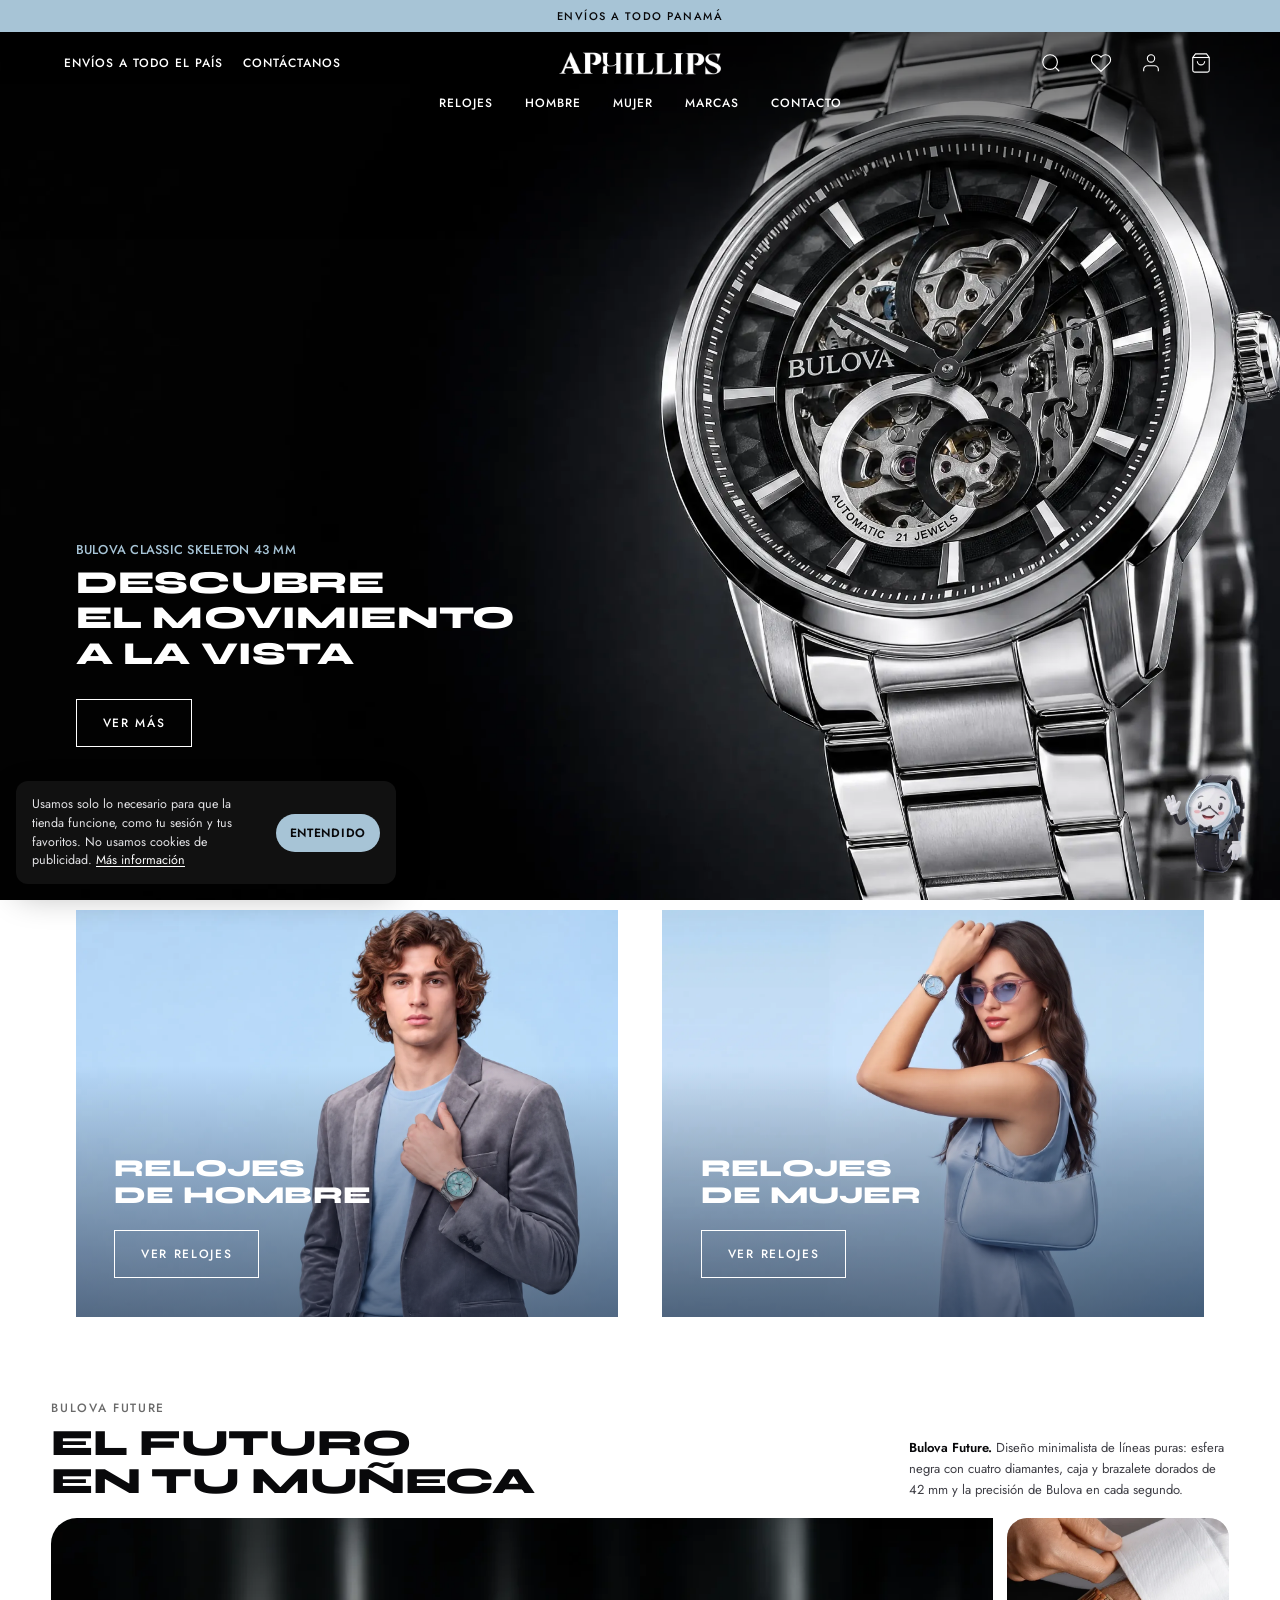
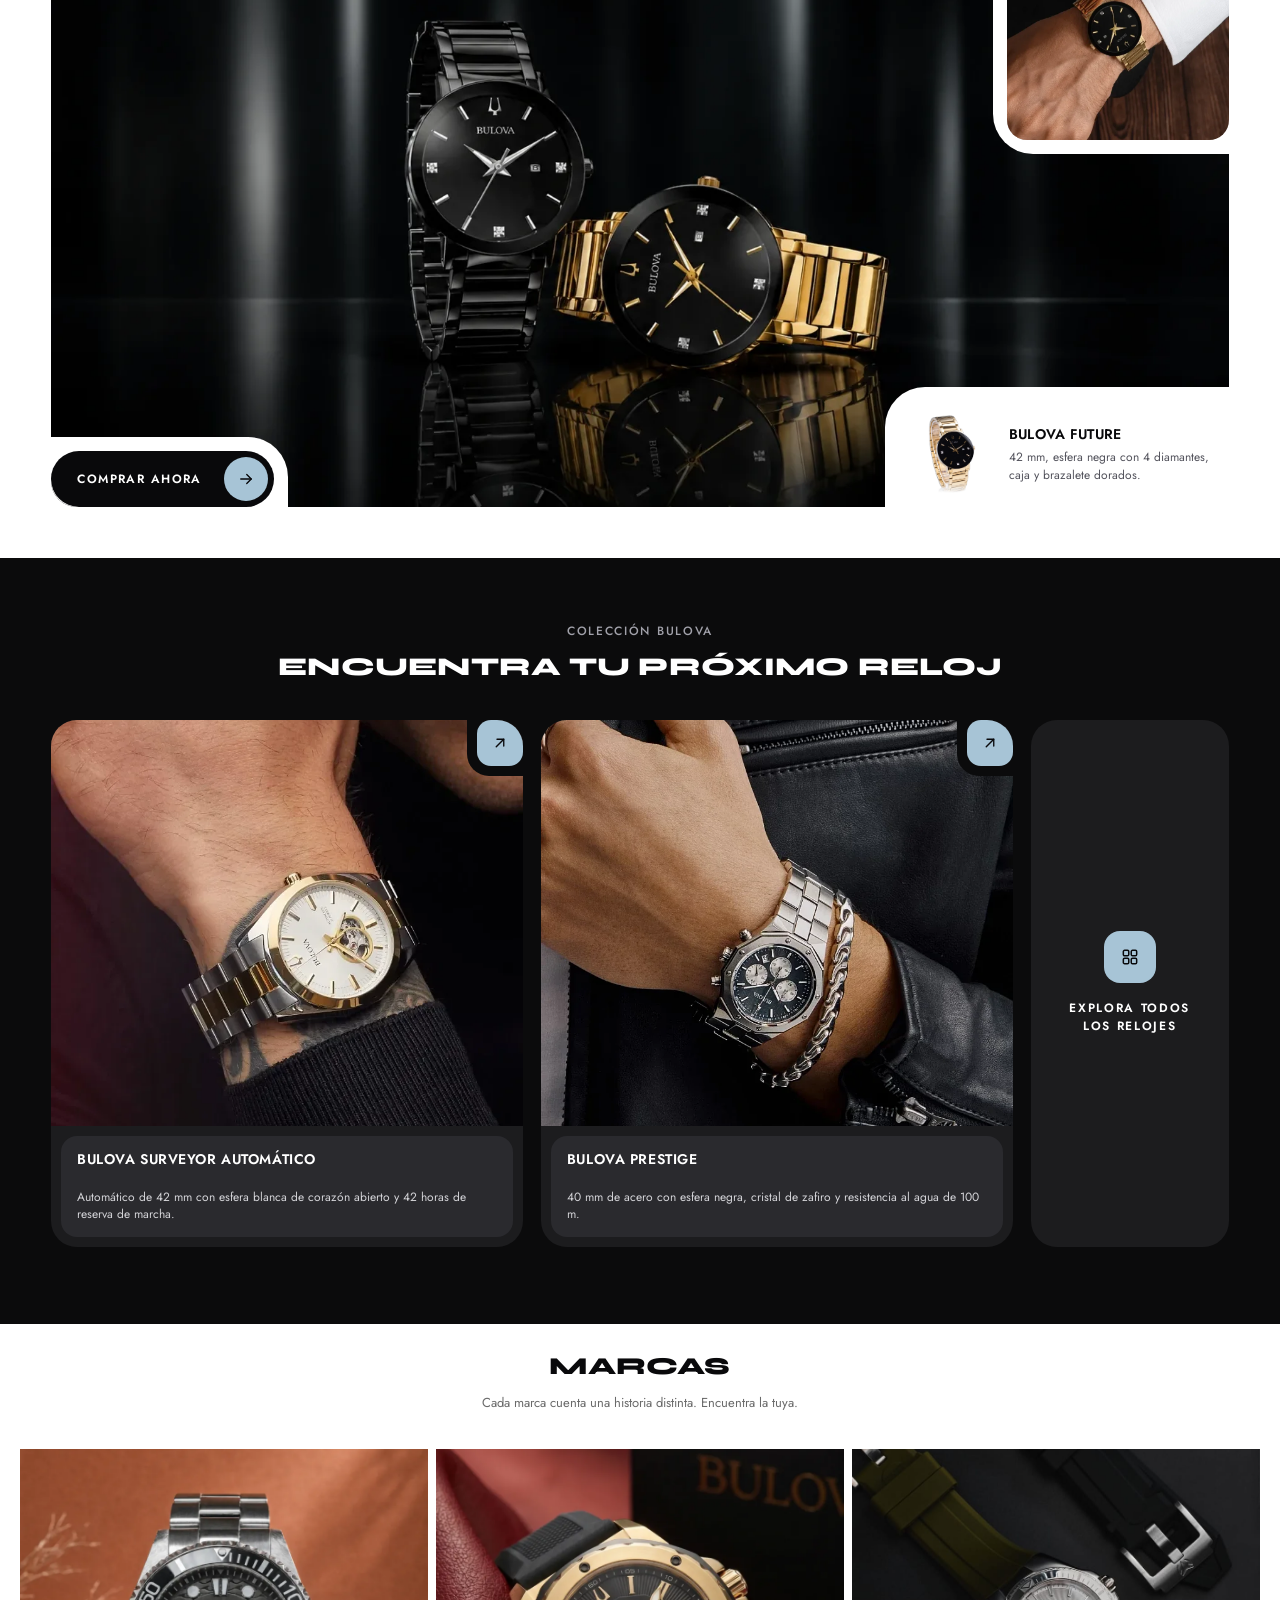
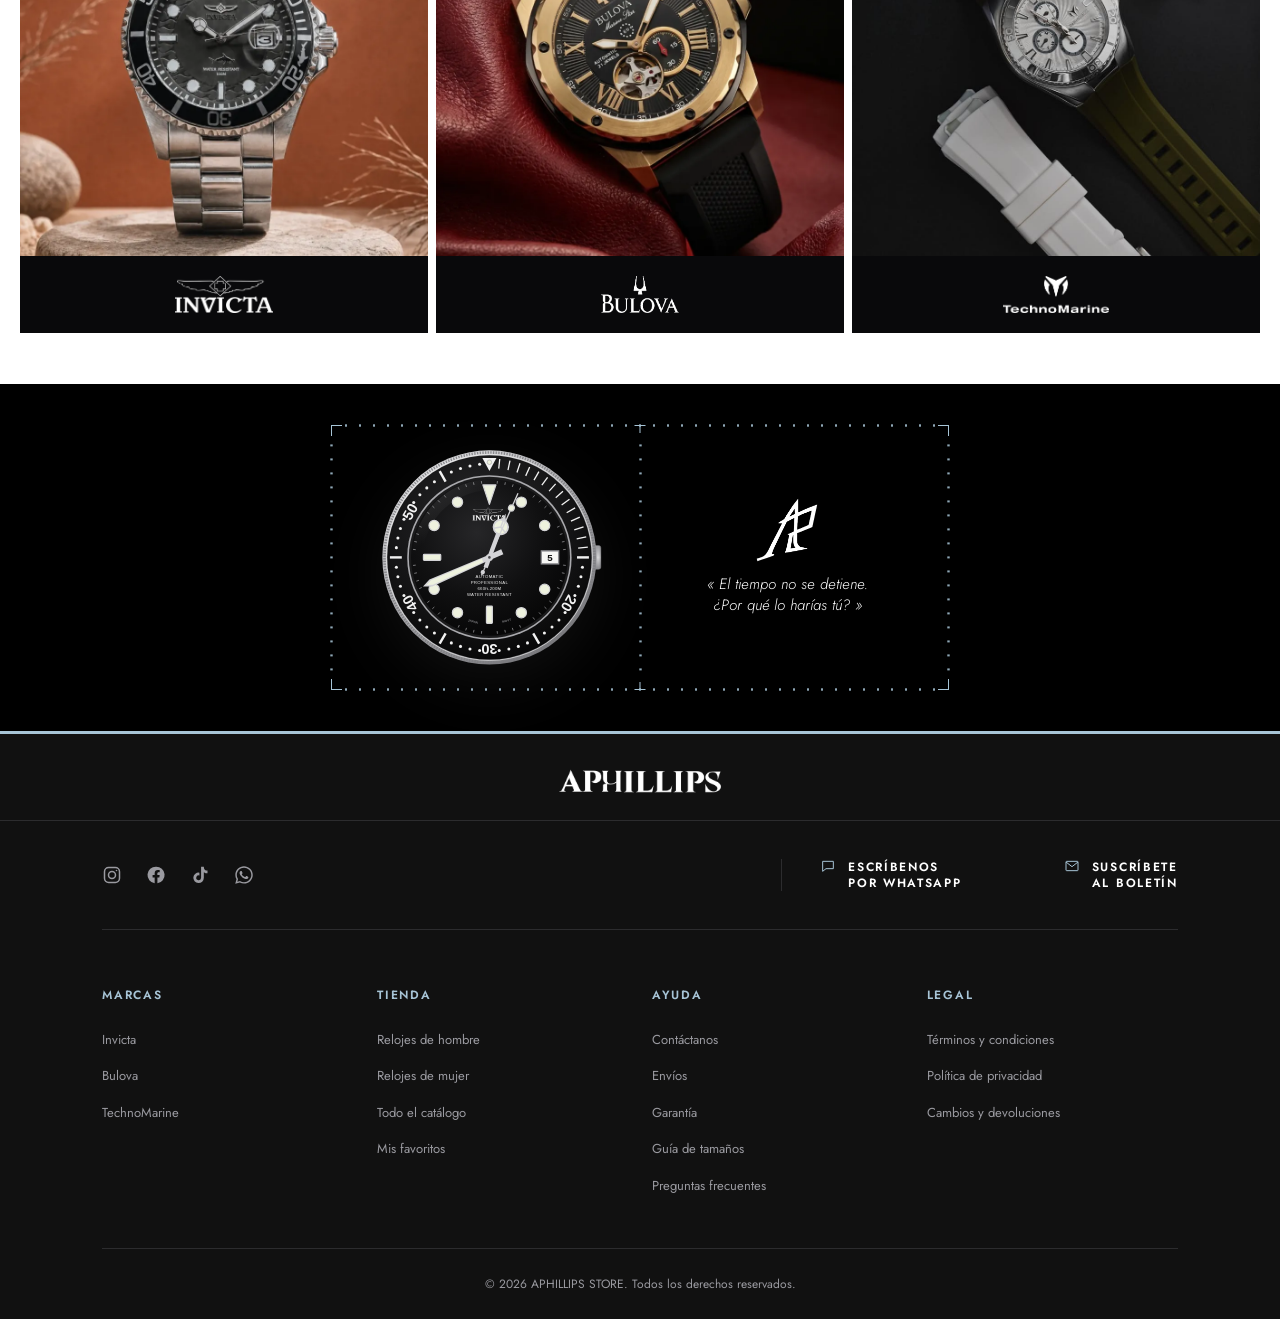
<file: catalogo.html>
<!DOCTYPE html>
<html lang="es" class="glaciar">
<head>
<meta charset="UTF-8">
<script>
// El catalogo vive en aphillipsstore.com: quien entre por el link viejo de GitHub va directo al dominio
// (se conservan ?id= de los links compartidos y el #marca).
if(location.hostname==='aphillips7.github.io') location.replace('https://aphillipsstore.com/'+location.search+location.hash);
// y si se llego por /catalogo.html (copias guardadas, enlaces viejos), la direccion se muestra limpia
else if(location.pathname.slice(-13) === 'catalogo.html' && location.hostname === 'aphillipsstore.com') history.replaceState(history.state, '', '/'+location.search+location.hash);
</script>
<link rel="canonical" href="https://aphillipsstore.com/">
<!-- Datos de la tienda para Google (nombre, logo, redes y contacto) -->
<script type="application/ld+json">{"@context":"https://schema.org","@graph":[{"@type":"Store","@id":"https://aphillipsstore.com/#tienda","name":"APHILLIPS STORE","alternateName":"APHILLIPS","url":"https://aphillipsstore.com/","logo":"https://aphillipsstore.com/img/favicon-192.png","image":"https://i.imgur.com/qxhaWkz.jpeg","description":"Tienda en línea de relojes originales en Panamá: Invicta, Bulova y TechnoMarine. Envíos a todo el país, pago con Yappy o efectivo y garantía de 1 año.","email":"info@aphillipsstore.com","telephone":"+507 6261-5442","currenciesAccepted":"USD","paymentAccepted":"Yappy, efectivo","areaServed":{"@type":"Country","name":"Panamá"},"address":{"@type":"PostalAddress","addressCountry":"PA"},"sameAs":["https://www.instagram.com/aphillipsstore","https://www.tiktok.com/@aphillipsstore","https://www.facebook.com/share/1E3cbhxqKb/"]},{"@type":"WebSite","@id":"https://aphillipsstore.com/#web","url":"https://aphillipsstore.com/","name":"APHILLIPS STORE","inLanguage":"es-PA","publisher":{"@id":"https://aphillipsstore.com/#tienda"}}]}</script>
<meta name="viewport" content="width=device-width, initial-scale=1.0, viewport-fit=cover">
<link rel="icon" type="image/png" sizes="48x48" href="img/favicon-48.png">
<link rel="icon" type="image/png" sizes="96x96" href="img/favicon-96.png">
<link rel="icon" type="image/png" sizes="192x192" href="img/favicon-192.png">
<link rel="apple-touch-icon" href="img/apple-touch-icon.png">
<title>APHILLIPS STORE — Relojes originales en Panamá</title>
<meta name="description" content="Relojes originales en Panamá: disponibles, en tránsito y bajo pedido. Mira fotos y precios y compra por WhatsApp en APHILLIPS STORE.">
<meta name="theme-color" content="#09090b">
<meta property="og:title" content="APHILLIPS STORE — Relojes originales en Panamá">
<meta property="og:description" content="Relojes disponibles ahora. Toca uno para ver detalles y escribir por WhatsApp.">
<meta property="og:image" content="https://i.imgur.com/qxhaWkz.jpeg">
<meta property="og:type" content="website">
<meta name="twitter:card" content="summary_large_image">
<meta name="twitter:title" content="APHILLIPS STORE — Relojes originales en Panamá">
<meta name="twitter:description" content="Relojes disponibles ahora. Toca uno para ver detalles y escribir por WhatsApp.">
<meta name="twitter:image" content="https://i.imgur.com/qxhaWkz.jpeg">
<!-- fuentes de la marca: se piden desde aqui (antes de @import en base.css, que retrasaba el texto) -->
<link rel="preconnect" href="https://fonts.googleapis.com">
<link rel="preconnect" href="https://fonts.gstatic.com" crossorigin>
<link rel="stylesheet" href="https://fonts.googleapis.com/css2?family=Jost:ital,wght@0,300;0,400;0,500;0,600;0,700;1,300;1,400&family=Syne:wght@700;800&display=swap">
<link rel="stylesheet" href="css/catalogo/base.css">
<link rel="stylesheet" href="css/catalogo/tarjetas.css">
<link rel="stylesheet" href="css/catalogo/paneles.css">
<link rel="stylesheet" href="css/catalogo/generos.css">
<link rel="stylesheet" href="css/catalogo/vistas.css">
<link rel="stylesheet" href="css/catalogo/modal.css">
<link rel="stylesheet" href="css/catalogo/buscador.css">
<link rel="stylesheet" href="css/catalogo/hero.css">
<link rel="stylesheet" href="css/catalogo/destacados.css">
<link rel="stylesheet" href="css/catalogo/listado.css">
<link rel="stylesheet" href="css/catalogo/filtros.css">
<link rel="stylesheet" href="css/catalogo/marcas.css">
<link rel="stylesheet" href="css/catalogo/rueda.css">
<link rel="stylesheet" href="css/catalogo/futuro.css">
<link rel="stylesheet" href="css/catalogo/promos.css">
<link rel="stylesheet" href="css/catalogo/pie.css">
<link rel="stylesheet" href="css/catalogo/hora.css">
<link rel="stylesheet" href="css/catalogo/mascota.css">
<!-- azul glaciar (#A7C4D6) como color secundario: reglas con html.glaciar -->
<link rel="stylesheet" href="css/catalogo/glaciar.css">
<!-- diseno publicado desde el panel: se pone antes de pintar (ver js/sitio/aplicar.js) -->
<script>try{if(location.search.indexOf('vista-previa')>-1&&window.parent!==window){window.__vistaPrevia=true;}else{var aphT=localStorage.getItem('aph_tema_css');if(aphT){var aphS=document.createElement('style');aphS.id='tema-sitio';aphS.textContent=aphT;document.head.appendChild(aphS);}var aphP=location.pathname.replace(/\.html$/,'').replace(/\/$/,'');aphP=aphP==='/preguntas'?'preguntas':aphP==='/legal'?'legal':aphP==='/guia-de-tamanos'?'guia':'inicio';var aphE=localStorage.getItem('aph_estilos_css_'+aphP);if(aphE){var aphS2=document.createElement('style');aphS2.id='estilos-sitio';aphS2.textContent=aphE;document.head.appendChild(aphS2);}}}catch(e){}</script>
<script type="module" src="/js/sitio/aplicar.js"></script>
</head>
<body>

<header id="site-header" class="on-hero">
  <div class="barra-aviso">Envíos a todo Panamá</div>
  <div class="header-top">
    <!-- Lado Izquierdo -->
    <div class="header-left">
      <!-- Menú hamburguesa y lupa (Solo visibles en celular) -->
      <button class="menu-btn mobile-only" id="menu-btn" aria-label="Menú" aria-expanded="false" aria-controls="menu-movil" onclick="toggleMenu()">
        <svg viewBox="0 0 24 24" width="22" height="22" stroke="currentColor" stroke-width="1.2" fill="none" stroke-linecap="round" stroke-linejoin="round">
          <line class="mb-1" x1="3" y1="6" x2="21" y2="6"></line>
          <line class="mb-2" x1="3" y1="12" x2="21" y2="12"></line>
          <line class="mb-3" x1="3" y1="18" x2="21" y2="18"></line>
        </svg>
      </button>
    <button class="icon-btn mobile-only" aria-label="Buscar" onclick="toggleBuscador(this)">
        <svg class="lupa-icon" viewBox="0 0 24 24" width="22" height="22" fill="none" stroke="currentColor" stroke-width="1.2">
          <circle cx="11" cy="11" r="8"></circle>
          <line x1="21" y1="21" x2="16.65" y2="16.65"></line>
        </svg>
      </button>
      
      <!-- Enlaces de texto (Solo visibles en computadora) -->
      <a href="#" class="desktop-link">ENVÍOS A TODO EL PAÍS</a>
      <a href="#" class="desktop-link wa-link" target="_blank" rel="noopener">CONTÁCTANOS</a>
    </div>

    <!-- Centro: Tu Logo -->
    <div class="header-center">
      <a href="./" class="logo-inicio" onclick="irAInicio(event)" aria-label="APHILLIPS STORE — ir a la página principal"><img src="img/logo.png" alt="APHILLIPS STORE" /></a>
    </div>
    
    <!-- Lado Derecho -->
    <div class="header-right">
      <!-- Icono de Lupa -->
    <button class="icon-btn desktop-only" aria-label="Buscar" onclick="toggleBuscador(this)">
        <svg class="lupa-icon" viewBox="0 0 24 24" width="22" height="22" fill="none" stroke="currentColor" stroke-width="1.2">
          <circle cx="11" cy="11" r="8"></circle>
          <line x1="21" y1="21" x2="16.65" y2="16.65"></line>
        </svg>
      </button>

      <!-- Icono de Corazón (Ahora visible en PC y Celular) -->
      <button class="icon-btn" aria-label="Favoritos" onclick="abrirFavoritos()" style="position: relative;">
        <svg viewBox="0 0 24 24" width="22" height="22" fill="none" stroke="currentColor" stroke-width="1.2">
           <path d="M20.84 4.61a5.5 5.5 0 0 0-7.78 0L12 5.67l-1.06-1.06a5.5 5.5 0 0 0-7.78 7.78l1.06 1.06L12 21.23l7.78-7.78 1.06-1.06a5.5 5.5 0 0 0 0-7.78z"></path>
        </svg>
        <!-- Contador de favoritos -->
        <span id="fav-header-count" class="fav-count" style="display: none;">0</span>
      </button>

      <!-- Icono de Usuario -->
      <button class="icon-btn" aria-label="Mi Cuenta" onclick="abrirCuenta()">
        <svg viewBox="0 0 24 24" width="22" height="22" fill="none" stroke="currentColor" stroke-width="1.2">
          <path d="M20 21v-2a4 4 0 0 0-4-4H8a4 4 0 0 0-4 4v2"></path>
          <circle cx="12" cy="7" r="4"></circle>
        </svg>
      </button>

      <!-- Icono de Bolsa -->
      <button class="icon-btn desktop-only" aria-label="Bolsa de compras">
        <svg viewBox="0 0 24 24" width="22" height="22" fill="none" stroke="currentColor" stroke-width="1.2">
          <path d="M6 2L3 6v14a2 2 0 0 0 2 2h14a2 2 0 0 0 2-2V6l-3-4z"></path>
          <line x1="3" y1="6" x2="21" y2="6"></line>
          <path d="M16 10a4 4 0 0 1-8 0"></path>
        </svg>
      </button>
    </div>
  </div>

  <!-- Fila inferior: Categorías (Solo visible en computadora) -->
  <div class="header-bottom desktop-only">
    <a href="/relojes" onclick="irAGenero('',event)">RELOJES</a>
    <a href="/relojes-hombre" onclick="irAGenero('hombre',event)">HOMBRE</a>
    <a href="/relojes-mujer" onclick="irAGenero('mujer',event)">MUJER</a>
    <a href="#marcas" onclick="irASeccion('marcas',event)">MARCAS</a>
    <a href="#" class="wa-link" target="_blank" rel="noopener">CONTACTO</a>
  </div>
  <!-- PANEL DE BÚSQUEDA TIPO OMEGA -->
<div id="search-panel" class="search-panel">
  <div class="search-panel-content">
    
    <!-- Barra de entrada grande -->
    <div class="search-input-row">
      <input type="search" id="buscador" placeholder="Buscar por marca, modelo, referencia, material..." oninput="buscarEscribiendo()" onkeydown="if(event.key==='Enter'){event.preventDefault();verTodosResultados();}" autocomplete="off" enterkeyhint="search" />
      <button class="icon-btn search-submit" aria-label="Buscar" onclick="verTodosResultados()">
        <svg viewBox="0 0 24 24" width="22" height="22" fill="none" stroke="currentColor" stroke-width="1.2"><circle cx="11" cy="11" r="8"></circle><line x1="21" y1="21" x2="16.65" y2="16.65"></line></svg>
      </button>
    </div>

    <div class="search-layout">
      <!-- Columna Izquierda: Sugerencias -->
      <div class="search-suggestions">
        <h4>Sugerencias</h4>
        <a href="#" onclick="buscarSugerencia('Invicta')">Invicta</a>
        <a href="#" onclick="buscarSugerencia('Bulova')">Bulova</a>
        <a href="#" onclick="buscarSugerencia('TechnoMarine')">TechnoMarine</a>
        <a href="#" onclick="buscarSugerencia('Automatico')">Relojes automáticos</a>
        <a href="#" onclick="buscarSugerencia('Hombre')">Relojes de hombre</a>
        <a href="#" onclick="buscarSugerencia('Mujer')">Relojes de mujer</a>
      </div>

      <!-- Columna Derecha: resultados en vivo (o "Disponibles ahora" si no se ha escrito nada) -->
      <div class="search-bestsellers">
        <div class="bs-cabeza">
          <h4 id="bs-titulo">Disponibles ahora</h4>
          <button type="button" class="cta-link" id="bs-ver-todos" onclick="verTodosResultados()" style="display:none;">Ver todos</button>
        </div>
        <div class="bestsellers-grid" id="bestsellers-container"></div>
      </div>
    </div>
  </div>
</div>
</header>

<!-- MENU DEL CELULAR (boton hamburguesa), estilo TAG Heuer -->
<nav id="menu-movil" class="menu-movil" aria-label="Menú principal" aria-hidden="true">
  <div class="mm-cuerpo">
    <a href="#" class="mm-item" onclick="menuIr(function(){irAGenero('')})">Relojes<svg viewBox="0 0 24 24"><path d="M9 5l7 7-7 7"/></svg></a>
    <a href="#" class="mm-item" onclick="menuIr(function(){irAGenero('hombre')})">Hombre<svg viewBox="0 0 24 24"><path d="M9 5l7 7-7 7"/></svg></a>
    <a href="#" class="mm-item" onclick="menuIr(function(){irAGenero('mujer')})">Mujer<svg viewBox="0 0 24 24"><path d="M9 5l7 7-7 7"/></svg></a>
    <div class="mm-grupo">
      <button type="button" class="mm-item" aria-expanded="false" onclick="menuGrupo(this)">Marcas<svg viewBox="0 0 24 24"><path d="M9 5l7 7-7 7"/></svg></button>
      <div class="mm-sub">
        <a href="#" onclick="menuIr(function(){irAMarca('invicta')})">Invicta</a>
        <a href="#" onclick="menuIr(function(){irAMarca('bulova')})">Bulova</a>
        <a href="#" onclick="menuIr(function(){irAMarca('technomarine')})">TechnoMarine</a>
      </div>
    </div>
    <div class="mm-sec">
      <span class="mm-link">Panamá / español</span>
      <a href="#" class="mm-link" onclick="menuIr(function(){abrirFavoritos()})"><svg viewBox="0 0 24 24"><path d="M20.84 4.61a5.5 5.5 0 0 0-7.78 0L12 5.67l-1.06-1.06a5.5 5.5 0 0 0-7.78 7.78l1.06 1.06L12 21.23l7.78-7.78 1.06-1.06a5.5 5.5 0 0 0 0-7.78z"/></svg>Mis favoritos</a>
      <span class="mm-link"><svg viewBox="0 0 24 24"><path d="M12 21s-7-6.2-7-11.5a7 7 0 0 1 14 0C19 14.8 12 21 12 21z"/><circle cx="12" cy="9.5" r="2.5"/></svg>Envíos a todo el país</span>
      <a href="#" class="mm-link wa-link" target="_blank" rel="noopener"><svg viewBox="0 0 24 24"><path d="M5 3.5h3.5l1.8 4.6-2.3 1.5a11 11 0 0 0 6.4 6.4l1.5-2.3 4.6 1.8V19a2 2 0 0 1-2 2A16.5 16.5 0 0 1 3 5.5a2 2 0 0 1 2-2z"/></svg>Contáctanos por WhatsApp</a>
    </div>
  </div>
</nav>

<!-- HERO (solo laptop/PC) -->
<section class="hero" id="hero" aria-label="APHILLIPS STORE">
  <picture>
    <source media="(max-width: 820px)" srcset="img/hero-movil.webp">
    <img src="img/hero.webp" alt="Reloj Bulova automático esqueleto" fetchpriority="high" decoding="async">
  </picture>
  <div class="hero-content">
    <span class="hero-eyebrow">Bulova Classic Skeleton 43 mm</span>
    <h1 class="hero-title">Descubre<br>el movimiento<br>a la vista</h1>
    <a href="#generos" class="hero-btn" onclick="var w=document.getElementById('generos'); if(w){event.preventDefault(); w.scrollIntoView({behavior:'smooth'});}">Ver más</a>
  </div>
</section>

<!-- CARRUSEL DESTACADOS -->
<section id="destacados" aria-label="Relojes destacados">
  <!-- encabezado sobre fondo negro (sigue al negro del hero): "Los relojes" + titulo editable ("Mas vendidos") y dos enlaces -->
  <div class="dest-cab">
    <span class="dest-eti" id="dest-eti">Los relojes</span>
    <div class="dest-tabs" id="dest-tabs">
      <h2 class="dest-tab on">Más vendidos</h2>
    </div>
    <div class="dest-enlaces">
      <a href="/relojes" onclick="irAGenero('',event)">Ver todos</a>
      <a href="guia-de-tamanos">Guía de tamaños</a>
    </div>
  </div>
  <div class="dest-wrap">
    <div class="dest-stage" id="dest-stage">
      <div class="dest-track" id="dest-track"></div>
      <div class="dest-div" id="dest-div" aria-hidden="true"></div>
    </div>
  </div>
  <div class="dest-nav" id="dest-nav">
    <button type="button" class="dest-flecha" id="dest-izq" aria-label="Anterior" onclick="destMover(-1)"><svg viewBox="0 0 28 14" fill="none" stroke="currentColor" stroke-width="1.2" stroke-linecap="round" stroke-linejoin="round"><path d="M27 7H2M7.5 1.5L2 7l5.5 5.5"/></svg></button>
    <div class="dest-puntos" id="dest-puntos"></div>
    <button type="button" class="dest-flecha" id="dest-der" aria-label="Siguiente" onclick="destMover(1)"><svg viewBox="0 0 28 14" fill="none" stroke="currentColor" stroke-width="1.2" stroke-linecap="round" stroke-linejoin="round"><path d="M1 7h25M20.5 1.5L26 7l-5.5 5.5"/></svg></button>
  </div>
  <!-- Franja de marcas en movimiento (debajo del carrusel, logos en blanco): el grupo se repite para que el giro sea continuo (la 2.a mitad es copia) -->
  <div class="logos-marcas" aria-label="Marcas que vendemos">
    <div class="lm-pista">
      <div class="lm-grupo"><a class="lm-logo lm-invicta" href="/invicta" onclick="irAMarca('invicta', event)" aria-label="Relojes Invicta"><img src="img/marca-logo-invicta.png" alt="Invicta" loading="lazy" decoding="async"></a><a class="lm-logo lm-bulova" href="/bulova" onclick="irAMarca('bulova', event)" aria-label="Relojes Bulova"><img src="img/marca-logo-bulova.png" alt="Bulova" loading="lazy" decoding="async"></a><a class="lm-logo lm-technomarine" href="/technomarine" onclick="irAMarca('technomarine', event)" aria-label="Relojes TechnoMarine"><img src="img/marca-logo-technomarine.png" alt="TechnoMarine" loading="lazy" decoding="async"></a><a class="lm-logo lm-invicta" href="/invicta" onclick="irAMarca('invicta', event)" aria-label="Relojes Invicta"><img src="img/marca-logo-invicta.png" alt="Invicta" loading="lazy" decoding="async"></a><a class="lm-logo lm-bulova" href="/bulova" onclick="irAMarca('bulova', event)" aria-label="Relojes Bulova"><img src="img/marca-logo-bulova.png" alt="Bulova" loading="lazy" decoding="async"></a><a class="lm-logo lm-technomarine" href="/technomarine" onclick="irAMarca('technomarine', event)" aria-label="Relojes TechnoMarine"><img src="img/marca-logo-technomarine.png" alt="TechnoMarine" loading="lazy" decoding="async"></a><a class="lm-logo lm-invicta" href="/invicta" onclick="irAMarca('invicta', event)" aria-label="Relojes Invicta"><img src="img/marca-logo-invicta.png" alt="Invicta" loading="lazy" decoding="async"></a><a class="lm-logo lm-bulova" href="/bulova" onclick="irAMarca('bulova', event)" aria-label="Relojes Bulova"><img src="img/marca-logo-bulova.png" alt="Bulova" loading="lazy" decoding="async"></a><a class="lm-logo lm-technomarine" href="/technomarine" onclick="irAMarca('technomarine', event)" aria-label="Relojes TechnoMarine"><img src="img/marca-logo-technomarine.png" alt="TechnoMarine" loading="lazy" decoding="async"></a></div>
      <div class="lm-grupo" aria-hidden="true"><a tabindex="-1" class="lm-logo lm-invicta" href="/invicta" onclick="irAMarca('invicta', event)" aria-label="Relojes Invicta"><img src="img/marca-logo-invicta.png" alt="Invicta" loading="lazy" decoding="async"></a><a tabindex="-1" class="lm-logo lm-bulova" href="/bulova" onclick="irAMarca('bulova', event)" aria-label="Relojes Bulova"><img src="img/marca-logo-bulova.png" alt="Bulova" loading="lazy" decoding="async"></a><a tabindex="-1" class="lm-logo lm-technomarine" href="/technomarine" onclick="irAMarca('technomarine', event)" aria-label="Relojes TechnoMarine"><img src="img/marca-logo-technomarine.png" alt="TechnoMarine" loading="lazy" decoding="async"></a><a tabindex="-1" class="lm-logo lm-invicta" href="/invicta" onclick="irAMarca('invicta', event)" aria-label="Relojes Invicta"><img src="img/marca-logo-invicta.png" alt="Invicta" loading="lazy" decoding="async"></a><a tabindex="-1" class="lm-logo lm-bulova" href="/bulova" onclick="irAMarca('bulova', event)" aria-label="Relojes Bulova"><img src="img/marca-logo-bulova.png" alt="Bulova" loading="lazy" decoding="async"></a><a tabindex="-1" class="lm-logo lm-technomarine" href="/technomarine" onclick="irAMarca('technomarine', event)" aria-label="Relojes TechnoMarine"><img src="img/marca-logo-technomarine.png" alt="TechnoMarine" loading="lazy" decoding="async"></a><a tabindex="-1" class="lm-logo lm-invicta" href="/invicta" onclick="irAMarca('invicta', event)" aria-label="Relojes Invicta"><img src="img/marca-logo-invicta.png" alt="Invicta" loading="lazy" decoding="async"></a><a tabindex="-1" class="lm-logo lm-bulova" href="/bulova" onclick="irAMarca('bulova', event)" aria-label="Relojes Bulova"><img src="img/marca-logo-bulova.png" alt="Bulova" loading="lazy" decoding="async"></a><a tabindex="-1" class="lm-logo lm-technomarine" href="/technomarine" onclick="irAMarca('technomarine', event)" aria-label="Relojes TechnoMarine"><img src="img/marca-logo-technomarine.png" alt="TechnoMarine" loading="lazy" decoding="async"></a></div>
    </div>
  </div>
</section>

<!-- SECCION DE GENEROS -->
<section id="generos" aria-label="Colecciones">
  <div class="gen-grid">
    <a href="/relojes-hombre" class="gen-tile gen-hombre gen-reveal" onclick="irAGenero('hombre',event)">
      <picture><source media="(max-width:820px)" srcset="img/genero-hombre-movil.webp"><img src="img/genero-hombre.webp" alt="Hombre de pelo rizado con saco gris y reloj cronógrafo de acero con esfera turquesa" loading="lazy" decoding="async"></picture>
      <div class="gen-info">
        <h2 class="gen-titulo">Relojes<br>de hombre</h2>
        <span class="hero-btn">Ver relojes</span>
      </div>
    </a>
    <a href="/relojes-mujer" class="gen-tile gen-mujer gen-reveal" onclick="irAGenero('mujer',event)">
      <picture><source media="(max-width:820px)" srcset="img/genero-mujer-movil.webp"><img src="img/genero-mujer.webp" alt="Mujer con vestido celeste y reloj de acero con esfera celeste" loading="lazy" decoding="async"></picture>
      <div class="gen-info">
        <h2 class="gen-titulo">Relojes<br>de mujer</h2>
        <span class="hero-btn">Ver relojes</span>
      </div>
    </a>
  </div>
</section>

<!-- SECCION "EL FUTURO EN TU MUNECA" (Bulova Future): parte clara con la portada y parte oscura con
     "Encuentra tu proximo reloj". Estilos en css/catalogo/futuro.css. Solo los botones abren los relojes
     (Comprar ahora y las flechas de las tarjetas); las fotos no son enlaces. -->
<section id="futuro" aria-labelledby="fut-titulo">
  <div class="fut-claro">
    <div class="fut-marco">
      <div class="fut-cab">
        <div><span class="fut-eti">Bulova Future</span><h2 class="fut-titulo" id="fut-titulo">El futuro<br>en tu muñeca</h2></div>
        <p class="fut-desc"><b>Bulova Future.</b> Diseño minimalista de líneas puras: esfera negra con cuatro diamantes, caja y brazalete dorados de 42 mm y la precisión de Bulova en cada segundo.</p>
      </div>
      <div class="fut-escena">
      <!-- foto pequena: sale desde la esquina de arriba a la derecha de la foto grande -->
      <figure class="fut-mini">
        <div class="fut-mini-foto"><img src="img/futuro/futuro-muneca.webp" alt="Bulova Future dorado en la muñeca con camisa blanca" loading="lazy" decoding="async"></div>
      </figure>
      <div class="fut-hero">
        <img src="img/futuro/futuro-portada.webp" alt="Dos relojes Bulova Future, negro y dorado, sobre fondo negro" loading="lazy" decoding="async">
        <div class="fut-comprar-caja"><button type="button" class="fut-comprar" onclick="abrir('inv_1792910621299_9y8n2q3')" aria-label="Comprar ahora el Bulova Future">Comprar ahora<span class="fut-flecha" aria-hidden="true"><svg viewBox="0 0 24 24" fill="none" stroke="currentColor" stroke-width="1.8" stroke-linecap="round" stroke-linejoin="round"><path d="M5 12h14"/><path d="M13 6l6 6-6 6"/></svg></span></button></div>
      </div>
        <!-- fuera de la foto: en PC va encajada en su esquina; en celular baja debajo de la foto -->
        <div class="fut-ficha-caja">
          <div class="fut-ficha">
            <img src="img/futuro/futuro-reloj.webp" alt="Bulova Future dorado con esfera negra" loading="lazy" decoding="async">
            <div><b>Bulova Future</b><span>42 mm, esfera negra con 4 diamantes, caja y brazalete dorados.</span></div>
          </div>
        </div>
      </div>
    </div>
  </div>
  <div class="fut-oscuro">
    <div class="fut-marco">
      <span class="fut-eti">Colección Bulova</span>
      <h2 class="fut-titulo-2">Encuentra tu próximo reloj</h2>
      <div class="fut-cards">
        <figure class="fut-card fut-card-a">
          <img src="img/futuro/futuro-automatico.webp" alt="Bulova Surveyor Automático de dos tonos en la muñeca" loading="lazy" decoding="async">
          <span class="fut-esq"><button type="button" onclick="abrir('inv_1792910893482_y5nrgx0')" aria-label="Ver el Bulova Surveyor Automático"><svg viewBox="0 0 24 24" fill="none" stroke="currentColor" stroke-width="1.8" stroke-linecap="round" stroke-linejoin="round"><path d="M7 17L17 7"/><path d="M8 7h9v9"/></svg></button></span>
          <figcaption class="fut-card-pie"><b>Bulova Surveyor Automático</b><span>Automático de 42 mm con esfera blanca de corazón abierto y 42 horas de reserva de marcha.</span></figcaption>
        </figure>
        <figure class="fut-card fut-card-b">
          <img src="img/futuro/futuro-cronografo.webp" alt="Bulova Prestige de acero en la muñeca" loading="lazy" decoding="async">
          <span class="fut-esq"><button type="button" onclick="abrir('inv_1792911375971_vt2bstz')" aria-label="Ver el Bulova Prestige"><svg viewBox="0 0 24 24" fill="none" stroke="currentColor" stroke-width="1.8" stroke-linecap="round" stroke-linejoin="round"><path d="M7 17L17 7"/><path d="M8 7h9v9"/></svg></button></span>
          <figcaption class="fut-card-pie"><b>Bulova Prestige</b><span>40 mm de acero con esfera negra, cristal de zafiro y resistencia al agua de 100 m.</span></figcaption>
        </figure>
        <a class="fut-todos" href="/relojes" onclick="irAGenero('',event)"><i aria-hidden="true"><svg viewBox="0 0 24 24" fill="none" stroke="currentColor" stroke-width="1.8" stroke-linecap="round" stroke-linejoin="round"><rect x="4" y="4" width="6.5" height="6.5" rx="1.5"/><rect x="13.5" y="4" width="6.5" height="6.5" rx="1.5"/><rect x="4" y="13.5" width="6.5" height="6.5" rx="1.5"/><rect x="13.5" y="13.5" width="6.5" height="6.5" rx="1.5"/></svg></i><b>Explora todos<br>los relojes</b></a>
      </div>
    </div>
  </div>
</section>

<!-- SECCION DE MARCAS (estilo "Collections" de TAG Heuer) -->
<section id="marcas" aria-labelledby="marcas-titulo">
  <h2 class="marcas-titulo" id="marcas-titulo">Marcas</h2>
  <p class="marcas-sub">Cada marca cuenta una historia distinta. Encuentra la tuya.</p>
  <div class="marcas-grid">
    <a href="/invicta" class="marca-card gen-reveal" onclick="irAMarca('invicta',event)">
      <div class="marca-foto"><img src="img/marca-invicta.webp" alt="Reloj Invicta de acero sobre una piedra" loading="lazy" decoding="async"></div>
      <div class="marca-txt"><img class="marca-logo logo-invicta" src="img/marca-logo-invicta.png" alt="Invicta" loading="lazy"></div>
    </a>
    <a href="/bulova" class="marca-card gen-reveal" onclick="irAMarca('bulova',event)">
      <div class="marca-foto"><img src="img/marca-bulova.webp" alt="Reloj Bulova Marine Star dorado" loading="lazy" decoding="async"></div>
      <div class="marca-txt"><img class="marca-logo logo-bulova" src="img/marca-logo-bulova.png" alt="Bulova" loading="lazy"></div>
    </a>
    <a href="/technomarine" class="marca-card gen-reveal" onclick="irAMarca('technomarine',event)">
      <div class="marca-foto"><img src="img/marca-technomarine.jpg" alt="Reloj TechnoMarine con correas intercambiables" loading="lazy" decoding="async"></div>
      <div class="marca-txt"><img class="marca-logo logo-technomarine" src="img/marca-logo-technomarine.png" alt="TechnoMarine" loading="lazy"></div>
    </a>
  </div>
</section>

<!-- RUEDA DE RELOJES: los relojes a la venta (fotos sin fondo) giran en circulo alrededor del texto.
     La llena js/catalogo/rueda.js; queda oculta si no hay suficientes fotos sin fondo. Estilos en css/catalogo/rueda.css -->
<section id="rueda" aria-labelledby="rueda-titulo" hidden>
  <div class="rueda-marco"><div class="rueda-aro" id="rueda-aro"></div></div>
  <div class="rueda-centro">
    <h2 class="rueda-titulo" id="rueda-titulo">Encuentra tu reloj ideal</h2>
    <p class="rueda-sub">Descubre nuestra colección completa de relojes, para cada estilo y ocasión.</p>
    <a class="rueda-btn" href="/relojes" onclick="irAGenero('',event)">Ver relojes</a>
  </div>
</section>


<div class="wrap" id="catalogo">
  <div class="cat-head">
    <span class="cat-eyebrow">APHILLIPS STORE</span>
    <h2 class="cat-titulo" id="cat-titulo">Todos los relojes</h2>
    <div class="cat-desc" id="cat-desc">
      <p id="cat-desc-txt"></p>
      <button type="button" id="cat-desc-btn" onclick="toggleDesc()" aria-label="Ver más" aria-expanded="false">+</button>
    </div>
  </div>
  <div class="cat-controles">
    <span class="cat-cuenta" id="cat-cuenta"></span>
    <div class="vista-sel" id="vista-sel">
      <button type="button" class="on" data-v="2" onclick="setVista(2)" aria-label="Dos columnas"><svg viewBox="0 0 16 16" fill="none" stroke="currentColor" stroke-width="1.4"><rect x="1.5" y="1.5" width="5" height="5"/><rect x="9.5" y="1.5" width="5" height="5"/><rect x="1.5" y="9.5" width="5" height="5"/><rect x="9.5" y="9.5" width="5" height="5"/></svg></button>
      <button type="button" data-v="1" onclick="setVista(1)" aria-label="Una columna"><svg viewBox="0 0 16 16" fill="none" stroke="currentColor" stroke-width="1.4"><rect x="4.5" y="4.5" width="7" height="7"/></svg></button>
    </div>
    <button type="button" class="ctl-btn" id="btn-ordenar" onclick="abrirOrden()"><svg viewBox="0 0 24 24" fill="none" stroke="currentColor" stroke-width="1.4" stroke-linecap="round" stroke-linejoin="round"><path d="M8 20V5M4 9l4-4 4 4M16 4v15M12 15l4 4 4-4"/></svg><span>Ordenar<span class="ctl-por"> por</span></span></button>
    <button type="button" class="ctl-btn" id="btn-filtrar" onclick="abrirFiltros()"><svg viewBox="0 0 24 24" fill="none" stroke="currentColor" stroke-width="1.4" stroke-linecap="round"><path d="M3 7h9M18 7h3M3 17h3M12 17h9"/><circle cx="15" cy="7" r="2.6"/><circle cx="9" cy="17" r="2.6"/></svg><span>Filtrar</span><span id="flt-badge"></span></button>
    <button type="button" class="btn-aviso btn-aviso-marca" id="btn-aviso-marca" hidden><svg viewBox="0 0 24 24" fill="none" stroke="currentColor" stroke-width="1.5" stroke-linecap="round" stroke-linejoin="round" aria-hidden="true"><path d="M18 8a6 6 0 0 0-12 0c0 7-3 9-3 9h18s-3-2-3-9"/><path d="M13.7 21a2 2 0 0 1-3.4 0"/></svg><span></span></button>
  </div>
  <div id="grid" class="grid">
      <div class="card skeleton-card">
        <div class="skeleton-foto"></div>
        <div class="card-info">
          <div class="skeleton-line" style="width:72%;"></div>
          <div class="skeleton-line" style="width:42%;margin-top:8px;height:9px;"></div>
          <div class="skeleton-line" style="width:34%;margin-top:14px;height:15px;"></div>
        </div>
      </div>
      <div class="card skeleton-card">
        <div class="skeleton-foto"></div>
        <div class="card-info">
          <div class="skeleton-line" style="width:72%;"></div>
          <div class="skeleton-line" style="width:42%;margin-top:8px;height:9px;"></div>
          <div class="skeleton-line" style="width:34%;margin-top:14px;height:15px;"></div>
        </div>
      </div>
      <div class="card skeleton-card">
        <div class="skeleton-foto"></div>
        <div class="card-info">
          <div class="skeleton-line" style="width:72%;"></div>
          <div class="skeleton-line" style="width:42%;margin-top:8px;height:9px;"></div>
          <div class="skeleton-line" style="width:34%;margin-top:14px;height:15px;"></div>
        </div>
      </div>
      <div class="card skeleton-card">
        <div class="skeleton-foto"></div>
        <div class="card-info">
          <div class="skeleton-line" style="width:72%;"></div>
          <div class="skeleton-line" style="width:42%;margin-top:8px;height:9px;"></div>
          <div class="skeleton-line" style="width:34%;margin-top:14px;height:15px;"></div>
        </div>
      </div>
      <div class="card skeleton-card">
        <div class="skeleton-foto"></div>
        <div class="card-info">
          <div class="skeleton-line" style="width:72%;"></div>
          <div class="skeleton-line" style="width:42%;margin-top:8px;height:9px;"></div>
          <div class="skeleton-line" style="width:34%;margin-top:14px;height:15px;"></div>
        </div>
      </div>
      <div class="card skeleton-card">
        <div class="skeleton-foto"></div>
        <div class="card-info">
          <div class="skeleton-line" style="width:72%;"></div>
          <div class="skeleton-line" style="width:42%;margin-top:8px;height:9px;"></div>
          <div class="skeleton-line" style="width:34%;margin-top:14px;height:15px;"></div>
        </div>
      </div>
  </div>
</div>

<div id="modal-filtros" aria-hidden="true" onclick="if(event.target===this)cerrarFiltros()">
  <aside class="flt-drawer" role="dialog" aria-modal="true" aria-label="Filtros">
    <div class="flt-head">
      <h2 class="flt-titulo">Filtros</h2>
      <button type="button" class="flt-reset" onclick="fltReset()">Reiniciar</button>
      <button type="button" class="flt-x" onclick="cerrarFiltros()" aria-label="Cerrar"><svg viewBox="0 0 24 24" fill="none" stroke="currentColor" stroke-width="1.3" stroke-linecap="round"><path d="M5 5l14 14M19 5L5 19"/></svg></button>
    </div>
    <div class="flt-body" id="flt-body"></div>
    <div class="flt-foot"><button type="button" class="flt-ver" id="flt-ver" onclick="cerrarFiltros()">Ver productos</button></div>
  </aside>
</div>

<div id="modal-orden" aria-hidden="true" onclick="if(event.target===this)cerrarOrden()">
  <div class="ord-sheet" role="dialog" aria-modal="true" aria-label="Ordenar por">
    <div class="ord-head"><h2>Ordenar por</h2><button type="button" onclick="cerrarOrden()" aria-label="Cerrar"><svg viewBox="0 0 24 24" fill="none" stroke="currentColor" stroke-width="1.3" stroke-linecap="round"><path d="M5 5l14 14M19 5L5 19"/></svg></button></div>
    <button type="button" class="ord-opt" data-o="precio_desc" onclick="ordSel('precio_desc')"><span class="ord-radio"></span>Precio (de mayor a menor)</button>
    <button type="button" class="ord-opt" data-o="precio_asc" onclick="ordSel('precio_asc')"><span class="ord-radio"></span>Precio (de menor a mayor)</button>
  </div>
</div>

<!-- RELOJ EN VIVO + FRASE (estilo TAG Heuer): Invicta Pro Diver dibujado en SVG que marca la hora de Panama -->
<section id="hora" class="hora" aria-label="Hora de Panamá">
  <div class="hora-marco">
    <span class="hora-esq e1"></span><span class="hora-esq e2"></span><span class="hora-esq e3"></span><span class="hora-esq e4"></span><span class="hora-t t1"></span><span class="hora-t t2"></span><span class="hora-medio"></span>
    <div class="hora-reloj" id="reloj-vivo" role="img" aria-label="Reloj Invicta Pro Diver marcando la hora de Panamá"></div>
    <div class="hora-txt">
      <img class="hora-logo" src="img/logo-ap.png" alt="APHILLIPS STORE" width="489" height="502" loading="lazy" decoding="async">
      <blockquote class="hora-frase">« El tiempo no se detiene.<br><span class="hora-nw">¿Por qué lo harías tú?</span> »</blockquote>    </div>
  </div>
</section>

<!-- PIE DE PAGINA (estilo TAG Heuer). Los enlaces sin funcion todavia quedan como vista. -->
<footer class="pie">
  <div class="pie-logo"><img src="img/logo.png" alt="APHILLIPS STORE" loading="lazy"></div>
  <div class="pie-fila">
    <div class="pie-redes">
      <a href="https://www.instagram.com/aphillipsstore" target="_blank" rel="noopener" aria-label="Instagram"><svg viewBox="0 0 24 24" fill="none" stroke="currentColor" stroke-width="1.8"><rect x="3" y="3" width="18" height="18" rx="5"/><circle cx="12" cy="12" r="4.2"/><circle cx="17.4" cy="6.6" r="1" fill="currentColor" stroke="none"/></svg></a>
      <a href="https://www.facebook.com/share/1E3cbhxqKb/" target="_blank" rel="noopener" aria-label="Facebook"><svg viewBox="0 0 24 24" fill="currentColor"><path d="M12 2a10 10 0 0 0-1.6 19.9v-7H7.9V12h2.5V9.8c0-2.5 1.5-3.9 3.8-3.9 1.1 0 2.2.2 2.2.2v2.5h-1.2c-1.2 0-1.6.8-1.6 1.6V12h2.8l-.4 2.9h-2.3v7A10 10 0 0 0 12 2z"/></svg></a>
      <a href="https://www.tiktok.com/@aphillipsstore" target="_blank" rel="noopener" aria-label="TikTok"><svg viewBox="0 0 24 24" fill="currentColor"><path d="M16.6 2h-3.3v13.4a2.9 2.9 0 1 1-2-2.8V9.2a6.3 6.3 0 1 0 5.3 6.2V8.6a7.6 7.6 0 0 0 4.4 1.4V6.7a4.4 4.4 0 0 1-4.4-4.4z"/></svg></a>
      <a href="#" class="wa-link" target="_blank" rel="noopener" aria-label="WhatsApp"><svg viewBox="0 0 448 512" fill="currentColor"><path d="M380.9 97.1C339 55.1 283.2 32 223.9 32c-122.4 0-222 99.6-222 222 0 39.1 10.2 77.3 29.6 111L0 480l117.7-30.9c32.4 17.7 68.9 27 106.1 27h.1c122.3 0 224.1-99.6 224.1-222 0-59.3-25.2-115-67.1-157zm-157 341.6c-33.2 0-65.7-8.9-94-25.7l-6.7-4-69.8 18.3L72 359.2l-4.4-7c-18.5-29.4-28.2-63.3-28.2-98.2 0-101.7 82.8-184.5 184.6-184.5 49.3 0 95.6 19.2 130.4 54.1 34.8 34.9 56.2 81.2 56.1 130.5 0 101.8-84.9 184.6-186.6 184.6zm101.2-138.2c-5.5-2.8-32.8-16.2-37.9-18-5.1-1.9-8.8-2.8-12.5 2.8-3.7 5.6-14.3 18-17.6 21.8-3.2 3.7-6.5 4.2-12 1.4-32.6-16.3-54-29.1-75.5-66-5.7-9.8 5.7-9.1 16.3-30.3 1.8-3.7.9-6.9-.5-9.7-1.4-2.8-12.5-30.1-17.1-41.2-4.5-10.8-9.1-9.3-12.5-9.5-3.2-.2-6.9-.2-10.6-.2-3.7 0-9.7 1.4-14.8 6.9-5.1 5.6-19.4 19-19.4 46.3 0 27.3 19.9 53.7 22.6 57.4 2.8 3.7 39.1 59.7 94.8 83.8 35.2 15.2 49 16.5 66.6 13.9 10.7-1.6 32.8-13.4 37.4-26.4 4.6-13 4.6-24.1 3.2-26.4-1.3-2.5-5-3.9-10.5-6.6z"/></svg></a>
    </div>
    <div class="pie-acciones">
      <a href="#" class="pie-accion wa-link" target="_blank" rel="noopener"><svg viewBox="0 0 24 24" fill="none" stroke="currentColor" stroke-width="1.5" stroke-linejoin="round"><path d="M4 5h16v11H9l-5 4z"/></svg><span>Escríbenos<br>por WhatsApp</span></a>
      <a href="#" class="pie-accion" onclick="abrirBoletin(event)"><svg viewBox="0 0 24 24" fill="none" stroke="currentColor" stroke-width="1.5" stroke-linejoin="round"><rect x="3" y="5" width="18" height="14" rx="1"/><path d="M3 6l9 7 9-7"/></svg><span>Suscríbete<br>al boletín</span></a>
    </div>
  </div>
  <div class="pie-cols">
    <div class="pie-col">
      <button type="button" class="pie-col-btn" onclick="this.parentElement.classList.toggle('abierta')">Marcas<svg viewBox="0 0 24 24" fill="none" stroke="currentColor" stroke-width="1.5"><path d="M6 9l6 6 6-6"/></svg></button>
      <ul>
        <li><a href="/invicta" onclick="irAMarca('invicta',event)">Invicta</a></li>
        <li><a href="/bulova" onclick="irAMarca('bulova',event)">Bulova</a></li>
        <li><a href="/technomarine" onclick="irAMarca('technomarine',event)">TechnoMarine</a></li>
      </ul>
    </div>
    <div class="pie-col">
      <button type="button" class="pie-col-btn" onclick="this.parentElement.classList.toggle('abierta')">Tienda<svg viewBox="0 0 24 24" fill="none" stroke="currentColor" stroke-width="1.5"><path d="M6 9l6 6 6-6"/></svg></button>
      <ul>
        <li><a href="/relojes-hombre" onclick="irAGenero('hombre',event)">Relojes de hombre</a></li>
        <li><a href="/relojes-mujer" onclick="irAGenero('mujer',event)">Relojes de mujer</a></li>
        <li><a href="/relojes" onclick="irAGenero('',event)">Todo el catálogo</a></li>
        <li><a href="#" onclick="abrirFavoritos()">Mis favoritos</a></li>
      </ul>
    </div>
    <div class="pie-col">
      <button type="button" class="pie-col-btn" onclick="this.parentElement.classList.toggle('abierta')">Ayuda<svg viewBox="0 0 24 24" fill="none" stroke="currentColor" stroke-width="1.5"><path d="M6 9l6 6 6-6"/></svg></button>
      <ul>
        <li><a href="#" class="wa-link" target="_blank" rel="noopener">Contáctanos</a></li>
        <li><a href="legal#envios">Envíos</a></li>
        <li><a href="legal#garantia">Garantía</a></li>
        <li><a href="guia-de-tamanos">Guía de tamaños</a></li>
        <li><a href="preguntas">Preguntas frecuentes</a></li>
      </ul>
    </div>
    <div class="pie-col">
      <button type="button" class="pie-col-btn" onclick="this.parentElement.classList.toggle('abierta')">Legal<svg viewBox="0 0 24 24" fill="none" stroke="currentColor" stroke-width="1.5"><path d="M6 9l6 6 6-6"/></svg></button>
      <ul>
        <li><a href="legal#terminos">Términos y condiciones</a></li>
        <li><a href="legal#privacidad">Política de privacidad</a></li>
        <li><a href="legal#devoluciones">Cambios y devoluciones</a></li>
      </ul>
    </div>
  </div>
  <div class="pie-copy">
    <p>© <span id="pie-anio">2026</span> APHILLIPS STORE. Todos los derechos reservados.</p>
  </div>
</footer>


<!-- PAGINA DEL RELOJ (estilo TAG Heuer): se abre al tocar cualquier reloj -->
<div id="modal" class="prod" role="dialog" aria-modal="true" aria-label="Detalle del reloj" aria-hidden="true">
  <div class="prod-wrap">
    <button type="button" class="cat-volver prod-volver" onclick="cerrar()"><svg viewBox="0 0 24 24" fill="none" stroke="currentColor" stroke-width="1.5" stroke-linecap="round" stroke-linejoin="round"><path d="M19 12H5M11 6l-6 6 6 6"/></svg>Volver</button>
    <div class="prod-top">
      <div class="prod-foto" id="modal-foto"></div>
      <div class="prod-info">
        <div class="prod-cabeza">
          <div class="prod-txt">
            <span class="prod-eti" id="modal-badge"></span>
            <h1 class="prod-nombre" id="modal-nombre"></h1>
            <div class="prod-spec" id="modal-spec"></div>
            <a class="prod-guia" id="modal-guia" href="guia-de-tamanos" hidden><svg viewBox="0 0 24 24" fill="none" stroke="currentColor" stroke-width="1.5" stroke-linecap="round" aria-hidden="true"><rect x="2" y="8" width="20" height="8" rx="1"/><path d="M6 8v3M10 8v4M14 8v3M18 8v4"/></svg>¿Qué tamaño me queda? Ver guía</a>
            <div class="prod-ref" id="modal-sub"></div>
          </div>
          <div class="prod-acciones-top">
          <button type="button" class="prod-compartir" id="modal-compartir" aria-label="Compartir este reloj" title="Compartir"><svg viewBox="0 0 24 24" fill="none" stroke="currentColor" stroke-width="1.4" stroke-linecap="round" stroke-linejoin="round" aria-hidden="true"><path d="M12 3v12M7.5 7.5 12 3l4.5 4.5"/><path d="M5 12v7a2 2 0 0 0 2 2h10a2 2 0 0 0 2-2v-7"/></svg></button>
          <button type="button" class="btn-favorito prod-fav" id="modal-fav" aria-label="Guardar en favoritos"><svg viewBox="0 0 24 24"><path d="M20.84 4.61a5.5 5.5 0 0 0-7.78 0L12 5.67l-1.06-1.06a5.5 5.5 0 0 0-7.78 7.78l1.06 1.06L12 21.23l7.78-7.78 1.06-1.06a5.5 5.5 0 0 0 0-7.78z"/></svg></button>
          </div>
        </div>
        <div class="prod-precio" id="modal-precio"></div>
        <a class="btn-wa" id="modal-wa" href="#" target="_blank" rel="noopener" onclick="confirmarWa(this,event)">
        <svg viewBox="0 0 448 512" fill="currentColor" xmlns="http://www.w3.org/2000/svg"><path d="M380.9 97.1C339 55.1 283.2 32 223.9 32c-122.4 0-222 99.6-222 222 0 39.1 10.2 77.3 29.6 111L0 480l117.7-30.9c32.4 17.7 68.9 27 106.1 27h.1c122.3 0 224.1-99.6 224.1-222 0-59.3-25.2-115-67.1-157zm-157 341.6c-33.2 0-65.7-8.9-94-25.7l-6.7-4-69.8 18.3L72 359.2l-4.4-7c-18.5-29.4-28.2-63.3-28.2-98.2 0-101.7 82.8-184.5 184.6-184.5 49.3 0 95.6 19.2 130.4 54.1 34.8 34.9 56.2 81.2 56.1 130.5 0 101.8-84.9 184.6-186.6 184.6zm101.2-138.2c-5.5-2.8-32.8-16.2-37.9-18-5.1-1.9-8.8-2.8-12.5 2.8-3.7 5.6-14.3 18-17.6 21.8-3.2 3.7-6.5 4.2-12 1.4-32.6-16.3-54-29.1-75.5-66-5.7-9.8 5.7-9.1 16.3-30.3 1.8-3.7.9-6.9-.5-9.7-1.4-2.8-12.5-30.1-17.1-41.2-4.5-10.8-9.1-9.3-12.5-9.5-3.2-.2-6.9-.2-10.6-.2-3.7 0-9.7 1.4-14.8 6.9-5.1 5.6-19.4 19-19.4 46.3 0 27.3 19.9 53.7 22.6 57.4 2.8 3.7 39.1 59.7 94.8 83.8 35.2 15.2 49 16.5 66.6 13.9 10.7-1.6 32.8-13.4 37.4-26.4 4.6-13 4.6-24.1 3.2-26.4-1.3-2.5-5-3.9-10.5-6.6z"/></svg>
        <span id="modal-wa-texto">Comprar por WhatsApp</span>
        </a>
        <button type="button" class="btn-aviso" id="modal-aviso"><svg viewBox="0 0 24 24" fill="none" stroke="currentColor" stroke-width="1.5" stroke-linecap="round" stroke-linejoin="round" aria-hidden="true"><path d="M18 8a6 6 0 0 0-12 0c0 7-3 9-3 9h18s-3-2-3-9"/><path d="M13.7 21a2 2 0 0 1-3.4 0"/></svg><span>Avísame cuando esté disponible</span></button>
        <p class="prod-nota" id="modal-notas"></p>
        <!-- Barras desplegables "Descripcion" y "Especificaciones tecnicas" (las arma modal.js) -->
        <div class="prod-acordeones" id="modal-specs"></div>
      </div>
    </div>
  </div>
  <section class="prod-garantias" aria-label="Garantias de compra">
    <div class="prod-gar-fila">
      <div class="prod-gar">
        <svg viewBox="0 0 64 40" fill="none" stroke="currentColor" stroke-width="1.2" stroke-linecap="round" stroke-linejoin="round" aria-hidden="true">
          <path d="M22 31h-4V7a1 1 0 0 1 1-1h25a1 1 0 0 1 1 1v6"/><path d="M45 13h8.5l6.5 8.5V31h-4.5"/><path d="M48 16v6.5h9.5"/>
          <path d="M31 31h15.5M45 13v18"/><circle cx="26.5" cy="31.5" r="4.5"/><circle cx="26.5" cy="31.5" r="1.5"/><circle cx="51" cy="31.5" r="4.5"/><circle cx="51" cy="31.5" r="1.5"/>
          <path d="M60 26h2M4 12h9M1 18h12M6 24h7"/><path d="M23 11h17M23 15h12"/>
        </svg>
        <span>Envío a todo el país</span>
      </div>
      <div class="prod-gar">
        <svg viewBox="0 0 48 48" fill="none" stroke="currentColor" stroke-width="1.2" stroke-linecap="round" stroke-linejoin="round" aria-hidden="true">
          <path d="M24 5 41 13v21L24 43 7 34V13z"/><path d="M7 13l17 8 17-8M24 21v22"/>
          <path d="M15.5 9l17 8v7.5l-3.5-1.6V18.6L12 10.6"/><path d="M11 30.5l4 2M11 34l2.5 1.2"/>
        </svg>
        <span>Caja</span>
      </div>
      <div class="prod-gar">
        <svg viewBox="0 0 48 48" fill="none" stroke="currentColor" stroke-width="1.2" stroke-linecap="round" stroke-linejoin="round" aria-hidden="true">
          <path d="M24 4l15 5.5v12c0 10.2-6.4 17.8-15 21.5C15.4 39.3 9 31.7 9 21.5v-12z"/><path d="M24 8.3l11.5 4.2v9c0 8-4.8 14-11.5 17.2C17.3 35.5 12.5 29.5 12.5 21.5v-9z"/>
          <path d="M18 23l4.3 4.3L31 18.5"/>
        </svg>
        <span>Auténtico</span>
      </div>
    </div>
  </section>
  <!-- Tambien te puede gustar (lo arma modal.js con relojes parecidos) -->
  <section class="prod-parecidos" id="modal-parecidos" aria-label="Relojes parecidos" hidden>
    <div class="prod-regla" aria-hidden="true"></div>
    <h2 class="par-titulo">También te puede gustar</h2>
    <div class="par-fila"></div>
  </section>

</div>

<div id="modal-favoritos" aria-hidden="true">
  <aside class="fav-drawer" role="dialog" aria-modal="true" aria-label="Mis favoritos">
    <button class="fav-cerrar" id="fav-cerrar" onclick="cerrarFavoritos()" aria-label="Cerrar" title="Cerrar">
      <svg viewBox="0 0 24 24" fill="none" xmlns="http://www.w3.org/2000/svg"><path d="M6 6L18 18M18 6L6 18" stroke="currentColor" stroke-width="1.5" stroke-linecap="round"/></svg>
    </button>
    <div class="fav-head">
      <h2 class="fav-titulo">Mis favoritos</h2>
      <span class="fav-cuenta" id="fav-cuenta"></span>
    </div>
    <div class="fav-body"><div id="lista-favoritos"></div></div>
    <div class="fav-foot" id="fav-foot">
      <a class="btn-wa" id="btn-wa-favoritos" href="#" onclick="confirmarWaFavoritos(this,event)" style="display:none;">
        <svg viewBox="0 0 448 512" fill="currentColor" xmlns="http://www.w3.org/2000/svg"><path d="M380.9 97.1C339 55.1 283.2 32 223.9 32c-122.4 0-222 99.6-222 222 0 39.1 10.2 77.3 29.6 111L0 480l117.7-30.9c32.4 17.7 68.9 27 106.1 27h.1c122.3 0 224.1-99.6 224.1-222 0-59.3-25.2-115-67.1-157zm-157 341.6c-33.2 0-65.7-8.9-94-25.7l-6.7-4-69.8 18.3L72 359.2l-4.4-7c-18.5-29.4-28.2-63.3-28.2-98.2 0-101.7 82.8-184.5 184.6-184.5 49.3 0 95.6 19.2 130.4 54.1 34.8 34.9 56.2 81.2 56.1 130.5 0 101.8-84.9 184.6-186.6 184.6zm101.2-138.2c-5.5-2.8-32.8-16.2-37.9-18-5.1-1.9-8.8-2.8-12.5 2.8-3.7 5.6-14.3 18-17.6 21.8-3.2 3.7-6.5 4.2-12 1.4-32.6-16.3-54-29.1-75.5-66-5.7-9.8 5.7-9.1 16.3-30.3 1.8-3.7.9-6.9-.5-9.7-1.4-2.8-12.5-30.1-17.1-41.2-4.5-10.8-9.1-9.3-12.5-9.5-3.2-.2-6.9-.2-10.6-.2-3.7 0-9.7 1.4-14.8 6.9-5.1 5.6-19.4 19-19.4 46.3 0 27.3 19.9 53.7 22.6 57.4 2.8 3.7 39.1 59.7 94.8 83.8 35.2 15.2 49 16.5 66.6 13.9 10.7-1.6 32.8-13.4 37.4-26.4 4.6-13 4.6-24.1 3.2-26.4-1.3-2.5-5-3.9-10.5-6.6z"/></svg>
        <span id="btn-wa-favoritos-texto">Consultar por WhatsApp</span>
      </a>
    </div>
  </aside>
</div>

<div id="panel-cuenta" aria-hidden="true">
  <aside class="fav-drawer" role="dialog" aria-modal="true" aria-label="Mi cuenta">
    <button class="fav-cerrar" id="cuenta-cerrar" onclick="cerrarCuenta()" aria-label="Cerrar" title="Cerrar">
      <svg viewBox="0 0 24 24" fill="none" xmlns="http://www.w3.org/2000/svg"><path d="M6 6L18 18M18 6L6 18" stroke="currentColor" stroke-width="1.5" stroke-linecap="round"/></svg>
    </button>
    <div class="fav-body cta-cuerpo">
      <!-- Lo arma js/catalogo/cuenta.js (login con Google, avisos, compras, administrador) -->
      <div id="cuenta-contenido"></div>
    </div>
  </aside>
</div>

<script type="module" src="js/catalogo/main.js"></script>
</body>
</html>
</file>
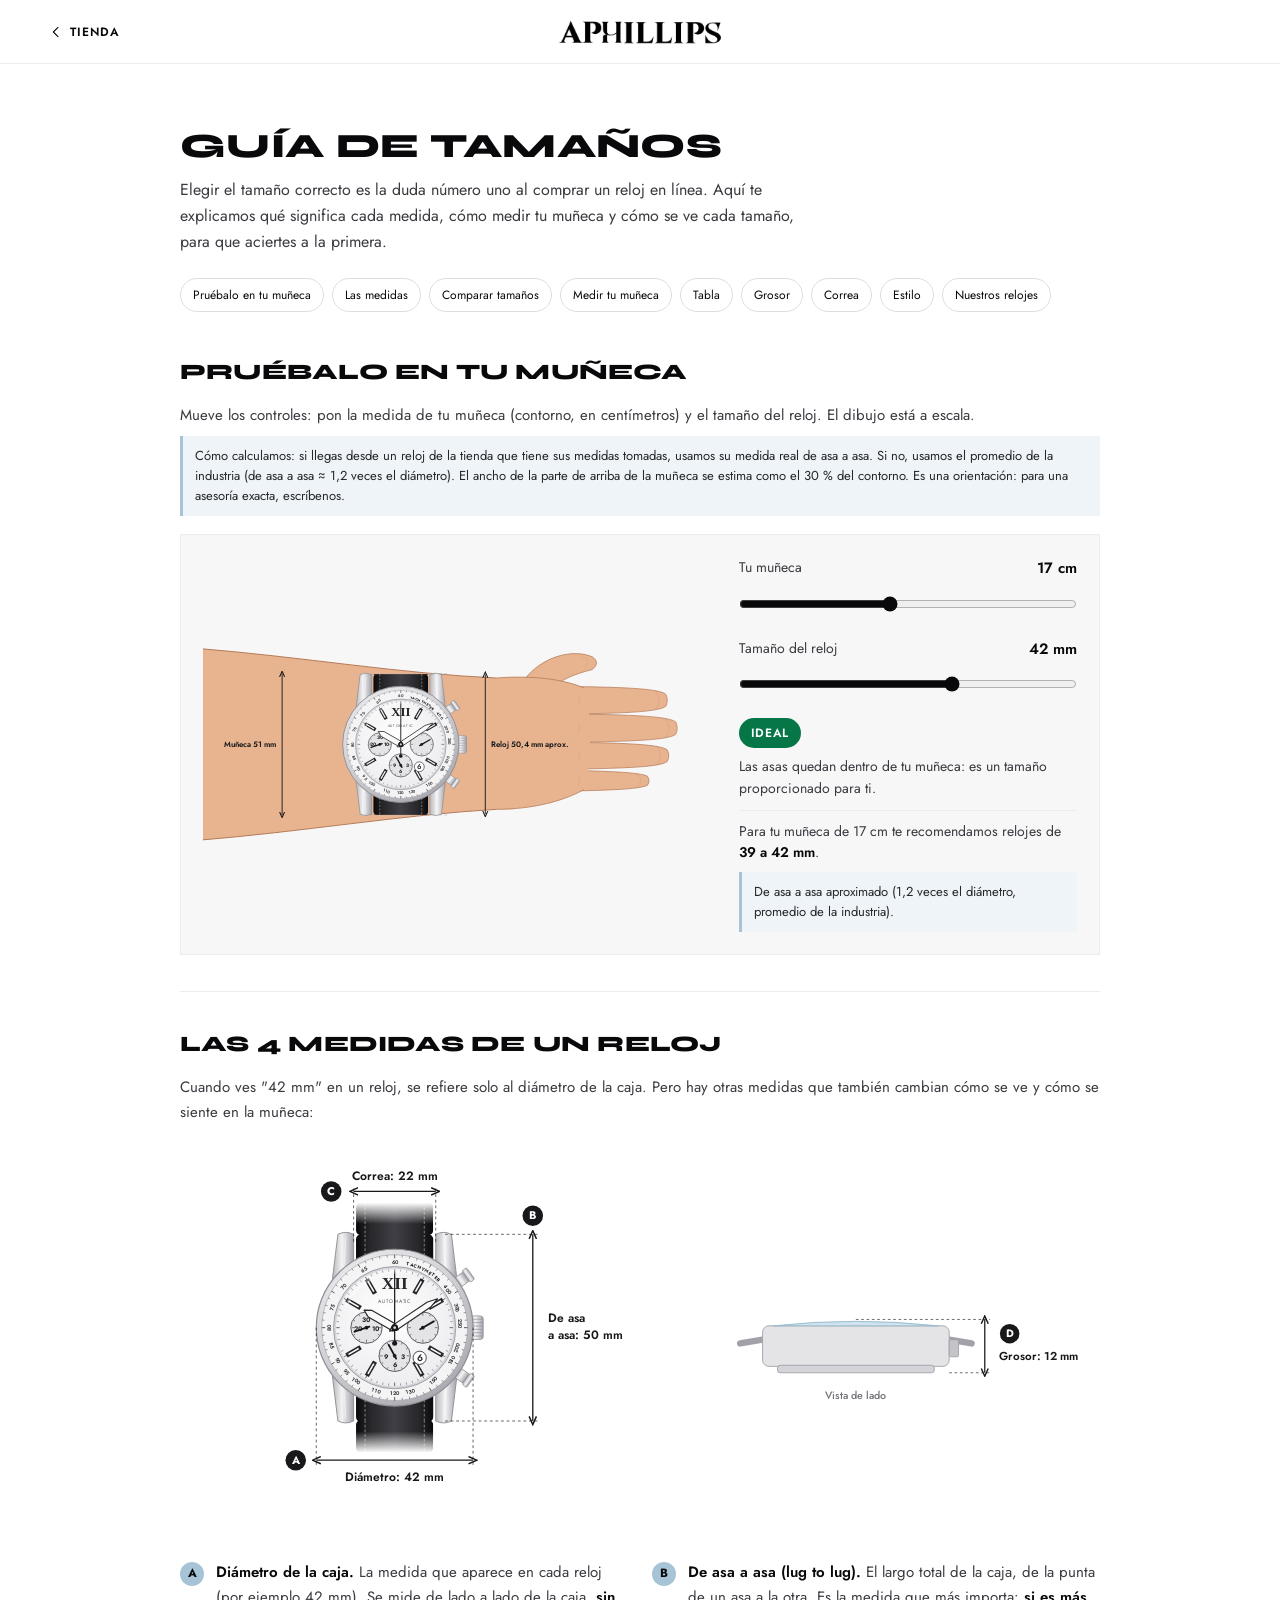
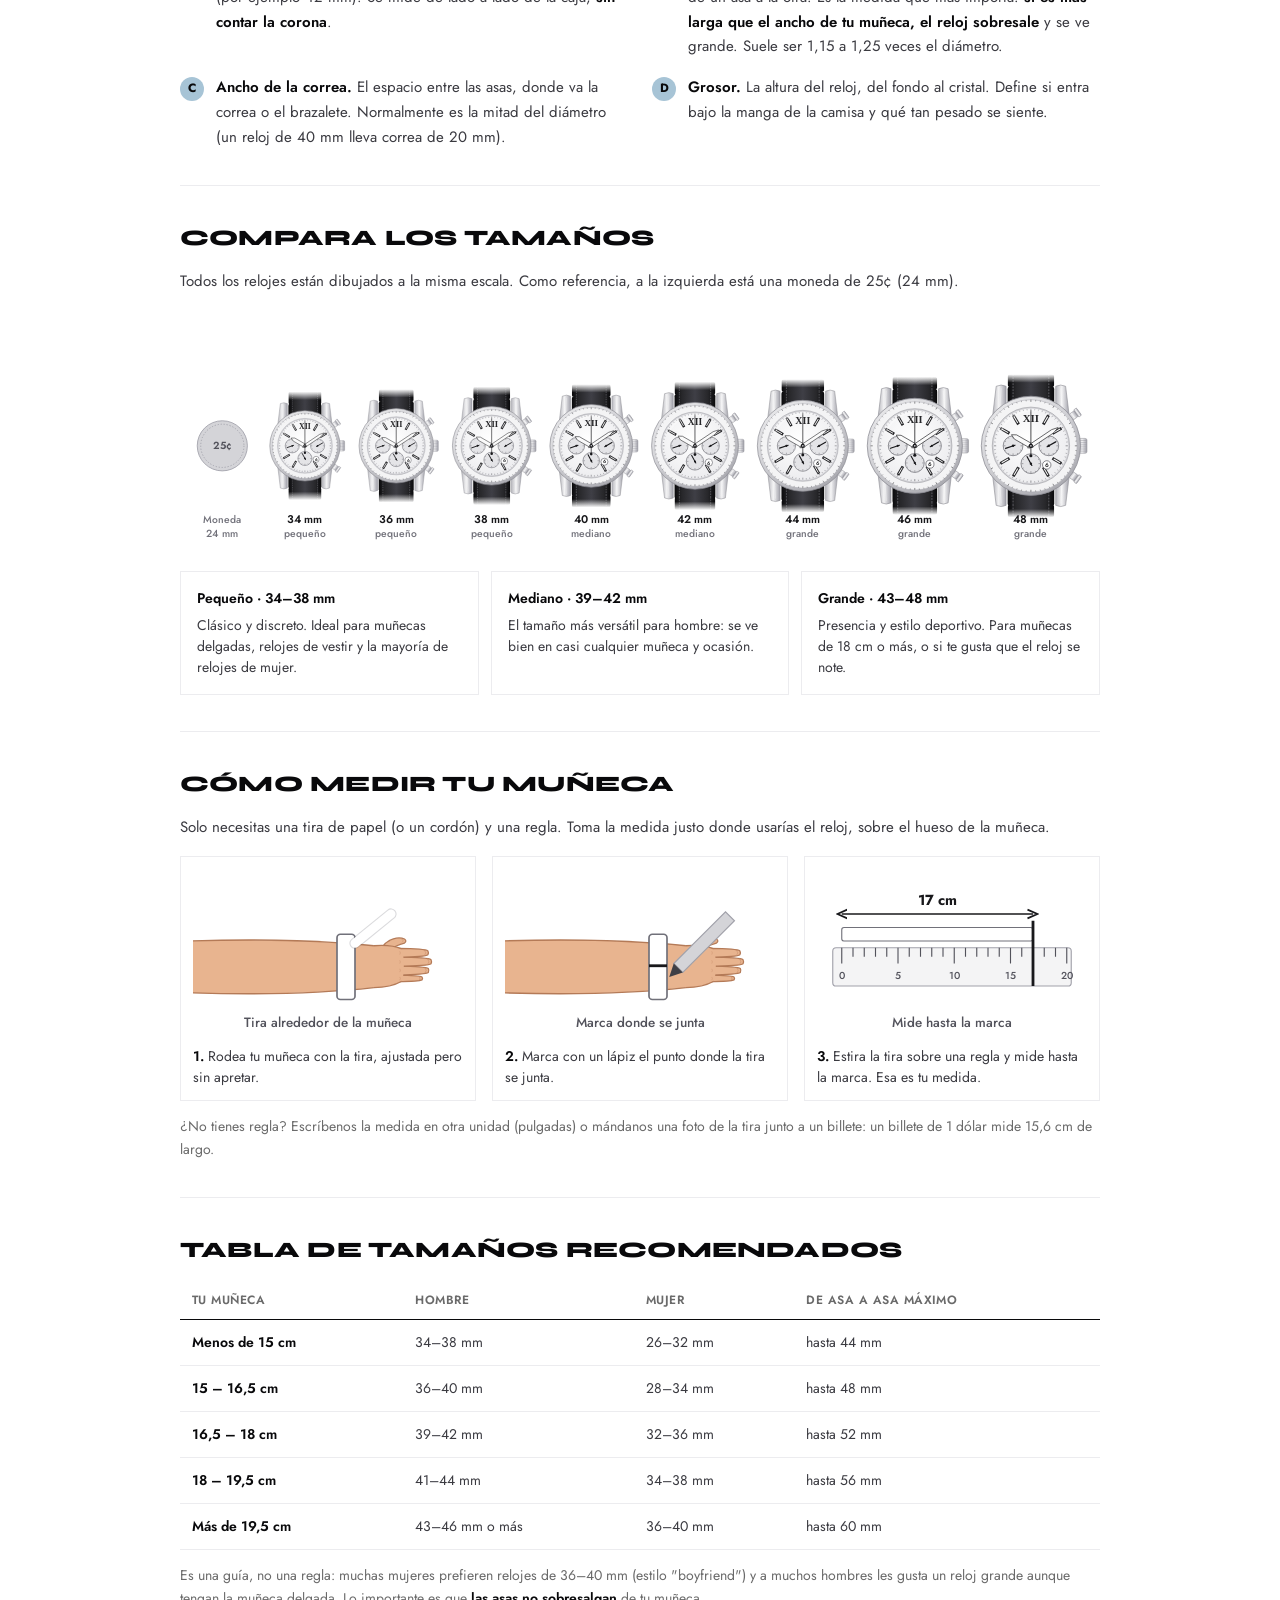
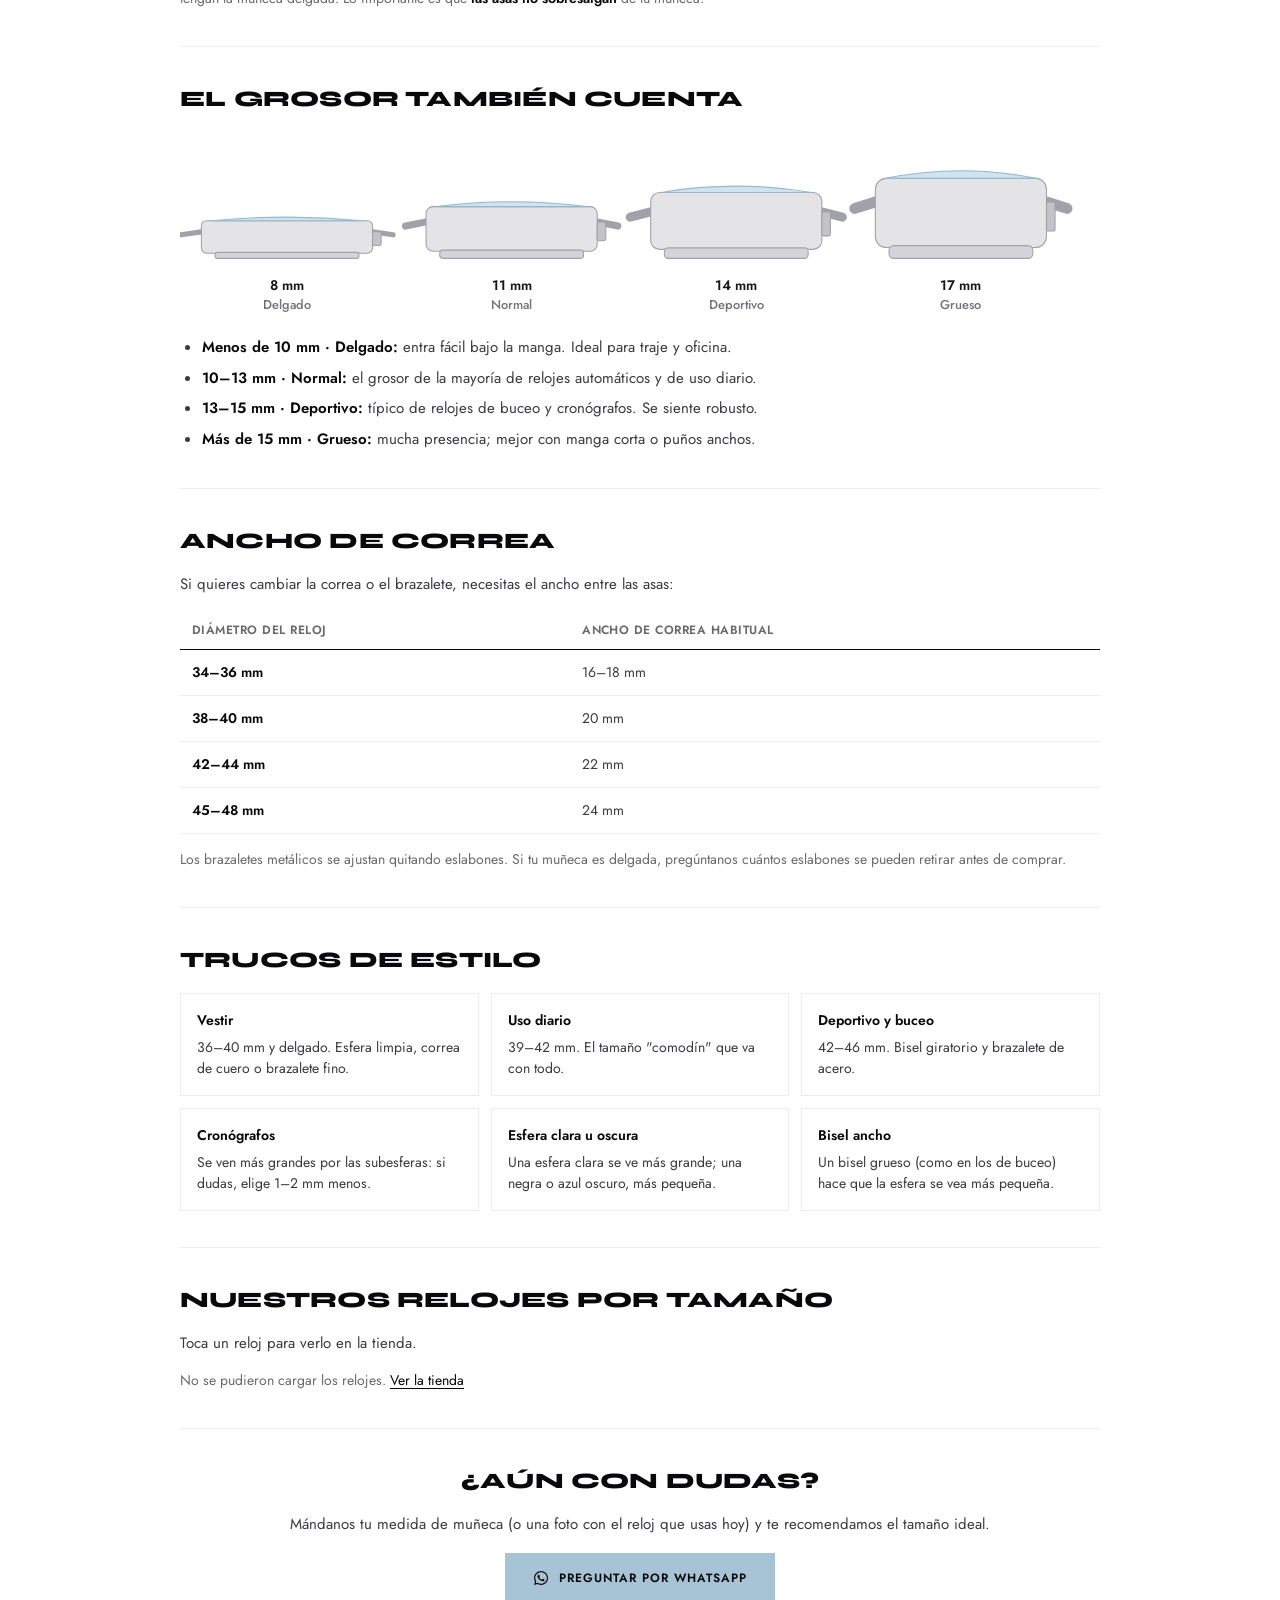
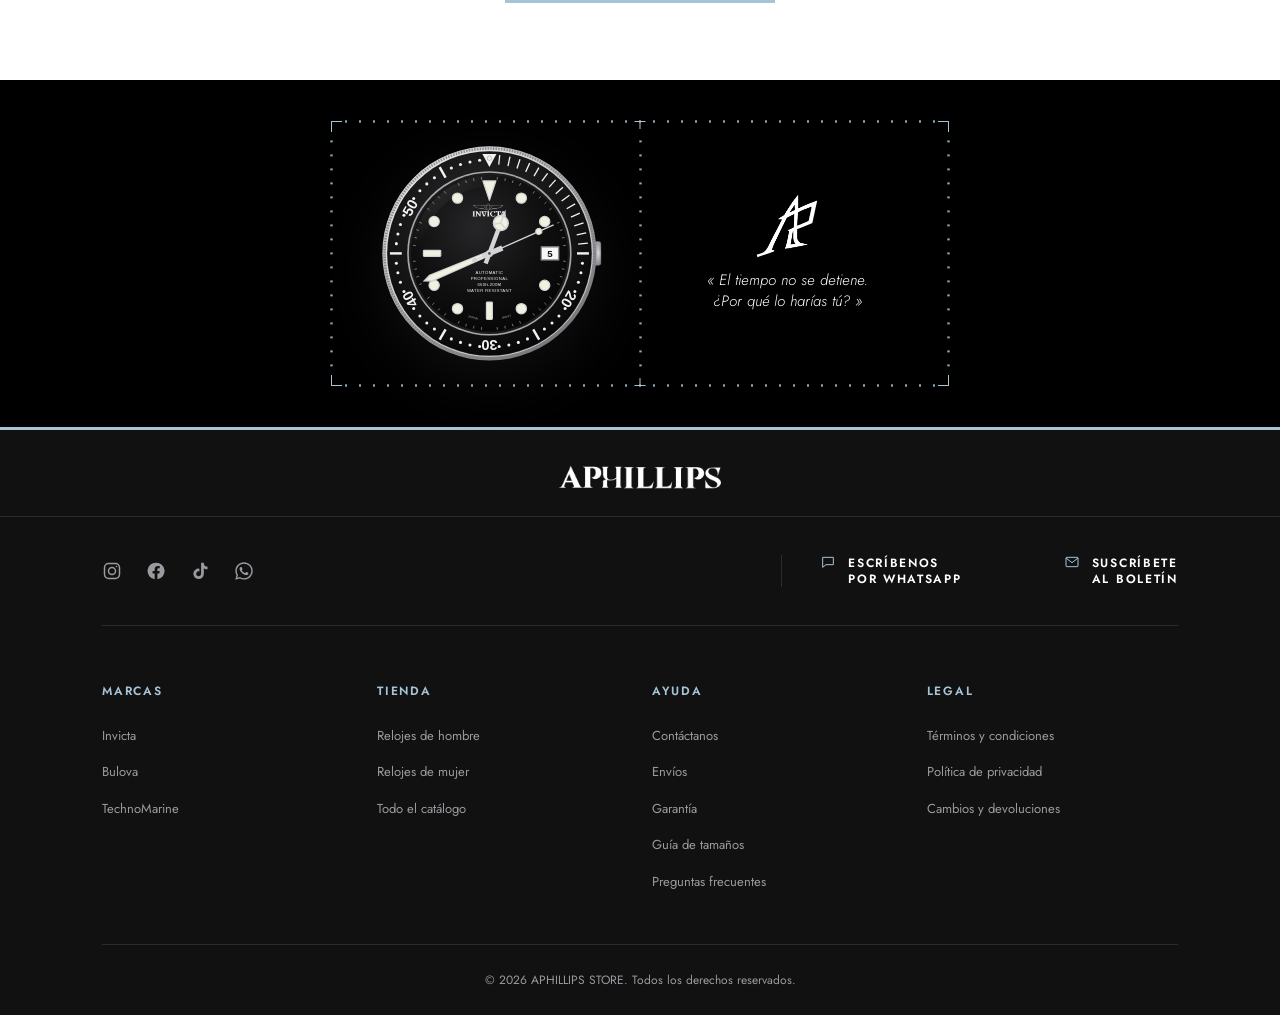
<file: guia-de-tamanos.html>
<!DOCTYPE html>
<html lang="es" class="glaciar">
<head>
<meta charset="UTF-8">
<meta name="viewport" content="width=device-width, initial-scale=1.0, viewport-fit=cover">
<link rel="canonical" href="https://aphillipsstore.com/guia-de-tamanos">
<link rel="icon" type="image/png" sizes="48x48" href="img/favicon-48.png">
<link rel="icon" type="image/png" sizes="96x96" href="img/favicon-96.png">
<link rel="apple-touch-icon" href="img/apple-touch-icon.png">
<title>Guía de tamaños de relojes — APHILLIPS STORE</title>
<meta name="description" content="¿Qué tamaño de reloj me queda? Aprende a medir tu muñeca, compara 36, 40, 42, 44 y 46 mm a escala y prueba cómo se ve cada tamaño en tu muñeca.">
<meta name="theme-color" content="#09090b">
<!-- fuentes de la marca: se piden desde aqui (antes de @import en base.css, que retrasaba el texto) -->
<link rel="preconnect" href="https://fonts.googleapis.com">
<link rel="preconnect" href="https://fonts.gstatic.com" crossorigin>
<link rel="stylesheet" href="https://fonts.googleapis.com/css2?family=Jost:ital,wght@0,300;0,400;0,500;0,600;0,700;1,300;1,400&family=Syne:wght@700;800&display=swap">
<link rel="stylesheet" href="css/catalogo/base.css">
<link rel="stylesheet" href="css/legal.css">
<link rel="stylesheet" href="css/catalogo/pie.css">
<link rel="stylesheet" href="css/catalogo/hora.css">
<!-- azul glaciar (#A7C4D6) como color secundario: reglas con html.glaciar -->
<link rel="stylesheet" href="css/catalogo/glaciar.css">
<link rel="stylesheet" href="css/guia.css">
<!-- diseno publicado desde el panel: se pone antes de pintar (ver js/sitio/aplicar.js) -->
<script>try{if(location.search.indexOf('vista-previa')>-1&&window.parent!==window){window.__vistaPrevia=true;}else{var aphT=localStorage.getItem('aph_tema_css');if(aphT){var aphS=document.createElement('style');aphS.id='tema-sitio';aphS.textContent=aphT;document.head.appendChild(aphS);}var aphP=location.pathname.replace(/\.html$/,'').replace(/\/$/,'');aphP=aphP==='/preguntas'?'preguntas':aphP==='/legal'?'legal':aphP==='/guia-de-tamanos'?'guia':'inicio';var aphE=localStorage.getItem('aph_estilos_css_'+aphP);if(aphE){var aphS2=document.createElement('style');aphS2.id='estilos-sitio';aphS2.textContent=aphE;document.head.appendChild(aphS2);}}}catch(e){}</script>
<script type="module" src="/js/sitio/aplicar.js"></script>
</head>
<body class="legal guia">

<header class="lg-cab">
  <a class="lg-volver" href="/" aria-label="Volver a la tienda"><svg viewBox="0 0 24 24" fill="none" stroke="currentColor" stroke-width="1.6" stroke-linecap="round" stroke-linejoin="round"><path d="M15 5l-7 7 7 7"/></svg><span>Tienda</span></a>
  <a class="lg-logo" href="/"><img src="img/logo.png" alt="APHILLIPS STORE" height="26"></a>
  <span class="lg-hueco" aria-hidden="true"></span>
</header>

<main class="lg-main gu-main">
  <h1 class="lg-titulo">Guía de tamaños</h1>
  <p class="gu-intro">Elegir el tamaño correcto es la duda número uno al comprar un reloj en línea. Aquí te explicamos qué significa cada medida, cómo medir tu muñeca y cómo se ve cada tamaño, para que aciertes a la primera.</p>

  <nav class="lg-indice" aria-label="Secciones">
    <a href="#probador">Pruébalo en tu muñeca</a>
    <a href="#medidas">Las medidas</a>
    <a href="#comparar">Comparar tamaños</a>
    <a href="#medir">Medir tu muñeca</a>
    <a href="#tabla">Tabla</a>
    <a href="#grosor">Grosor</a>
    <a href="#correa">Correa</a>
    <a href="#estilo">Estilo</a>
    <a href="#tienda">Nuestros relojes</a>
  </nav>

  <!-- ================= PROBADOR ================= -->
  <section id="probador" class="lg-sec">
    <h2>Pruébalo en tu muñeca</h2>
    <p>Mueve los controles: pon la medida de tu muñeca (contorno, en centímetros) y el tamaño del reloj. El dibujo está a escala.</p>
    <p class="gu-nota">Cómo calculamos: si llegas desde un reloj de la tienda que tiene sus medidas tomadas, usamos su medida real de asa a asa. Si no, usamos el promedio de la industria (de asa a asa ≈ 1,2 veces el diámetro). El ancho de la parte de arriba de la muñeca se estima como el 30 % del contorno. Es una orientación: para una asesoría exacta, escríbenos.</p>
    <div class="gu-probador">
      <div class="gu-svg" id="gu-sim" role="img" aria-label="Reloj sobre una muñeca a escala"></div>
      <div class="gu-controles">
        <label class="gu-control"><span>Tu muñeca <b id="gu-v-muneca">17 cm</b></span>
          <input type="range" id="gu-muneca" min="13" max="22" step="0.5" value="17" aria-describedby="gu-veredicto"></label>
        <label class="gu-control"><span>Tamaño del reloj <b id="gu-v-reloj">42 mm</b></span>
          <input type="range" id="gu-reloj" min="28" max="50" step="1" value="42" aria-describedby="gu-veredicto"></label>
        <div class="gu-veredicto" id="gu-veredicto" aria-live="polite"></div>
      </div>
    </div>
    <div class="gu-sugeridos" id="gu-sugeridos"></div>
  </section>

  <!-- ================= MEDIDAS ================= -->
  <section id="medidas" class="lg-sec">
    <h2>Las 4 medidas de un reloj</h2>
    <p>Cuando ves "42 mm" en un reloj, se refiere solo al diámetro de la caja. Pero hay otras medidas que también cambian cómo se ve y cómo se siente en la muñeca:</p>
    <div class="gu-medidas">
      <div class="gu-svg" id="gu-anatomia" role="img" aria-label="Dibujo de un reloj con sus medidas: diámetro, de asa a asa y ancho de correa"></div>
      <div class="gu-svg gu-perfil" id="gu-perfil" role="img" aria-label="Reloj visto de lado mostrando el grosor"></div>
    </div>
    <ol class="gu-leyenda">
      <li><span class="gu-letra">A</span><div><b>Diámetro de la caja.</b> La medida que aparece en cada reloj (por ejemplo 42 mm). Se mide de lado a lado de la caja, <b>sin contar la corona</b>.</div></li>
      <li><span class="gu-letra">B</span><div><b>De asa a asa (lug to lug).</b> El largo total de la caja, de la punta de un asa a la otra. Es la medida que más importa: <b>si es más larga que el ancho de tu muñeca, el reloj sobresale</b> y se ve grande. Suele ser 1,15 a 1,25 veces el diámetro.</div></li>
      <li><span class="gu-letra">C</span><div><b>Ancho de la correa.</b> El espacio entre las asas, donde va la correa o el brazalete. Normalmente es la mitad del diámetro (un reloj de 40 mm lleva correa de 20 mm).</div></li>
      <li><span class="gu-letra">D</span><div><b>Grosor.</b> La altura del reloj, del fondo al cristal. Define si entra bajo la manga de la camisa y qué tan pesado se siente.</div></li>
    </ol>
  </section>

  <!-- ================= COMPARAR ================= -->
  <section id="comparar" class="lg-sec">
    <h2>Compara los tamaños</h2>
    <p>Todos los relojes están dibujados a la misma escala. Como referencia, a la izquierda está una moneda de 25¢ (24 mm).</p>
    <div class="gu-scroll"><div class="gu-svg" id="gu-comparar" role="img" aria-label="Relojes de 34 a 48 milímetros comparados a escala con una moneda de 25 centavos"></div></div>
    <div class="gu-rangos">
      <div><b>Pequeño · 34–38 mm</b><span>Clásico y discreto. Ideal para muñecas delgadas, relojes de vestir y la mayoría de relojes de mujer.</span></div>
      <div><b>Mediano · 39–42 mm</b><span>El tamaño más versátil para hombre: se ve bien en casi cualquier muñeca y ocasión.</span></div>
      <div><b>Grande · 43–48 mm</b><span>Presencia y estilo deportivo. Para muñecas de 18 cm o más, o si te gusta que el reloj se note.</span></div>
    </div>
  </section>

  <!-- ================= MEDIR ================= -->
  <section id="medir" class="lg-sec">
    <h2>Cómo medir tu muñeca</h2>
    <p>Solo necesitas una tira de papel (o un cordón) y una regla. Toma la medida justo donde usarías el reloj, sobre el hueso de la muñeca.</p>
    <div class="gu-pasos">
      <figure><div class="gu-svg" id="gu-paso1" role="img" aria-label="Paso 1: rodear la muñeca con una tira de papel"></div><figcaption><b>1.</b> Rodea tu muñeca con la tira, ajustada pero sin apretar.</figcaption></figure>
      <figure><div class="gu-svg" id="gu-paso2" role="img" aria-label="Paso 2: marcar donde se cruza la tira"></div><figcaption><b>2.</b> Marca con un lápiz el punto donde la tira se junta.</figcaption></figure>
      <figure><div class="gu-svg" id="gu-paso3" role="img" aria-label="Paso 3: medir la tira con una regla"></div><figcaption><b>3.</b> Estira la tira sobre una regla y mide hasta la marca. Esa es tu medida.</figcaption></figure>
    </div>
    <p class="gu-tip">¿No tienes regla? Escríbenos la medida en otra unidad (pulgadas) o mándanos una foto de la tira junto a un billete: un billete de 1 dólar mide 15,6 cm de largo.</p>
  </section>

  <!-- ================= TABLA ================= -->
  <section id="tabla" class="lg-sec">
    <h2>Tabla de tamaños recomendados</h2>
    <div class="gu-tabla-wrap">
      <table class="gu-tabla">
        <thead><tr><th>Tu muñeca</th><th>Hombre</th><th>Mujer</th><th>De asa a asa máximo</th></tr></thead>
        <tbody>
          <tr><td>Menos de 15 cm</td><td>34–38 mm</td><td>26–32 mm</td><td>hasta 44 mm</td></tr>
          <tr><td>15 – 16,5 cm</td><td>36–40 mm</td><td>28–34 mm</td><td>hasta 48 mm</td></tr>
          <tr><td>16,5 – 18 cm</td><td>39–42 mm</td><td>32–36 mm</td><td>hasta 52 mm</td></tr>
          <tr><td>18 – 19,5 cm</td><td>41–44 mm</td><td>34–38 mm</td><td>hasta 56 mm</td></tr>
          <tr><td>Más de 19,5 cm</td><td>43–46 mm o más</td><td>36–40 mm</td><td>hasta 60 mm</td></tr>
        </tbody>
      </table>
    </div>
    <p class="gu-tip">Es una guía, no una regla: muchas mujeres prefieren relojes de 36–40 mm (estilo "boyfriend") y a muchos hombres les gusta un reloj grande aunque tengan la muñeca delgada. Lo importante es que <b>las asas no sobresalgan</b> de tu muñeca.</p>
  </section>

  <!-- ================= GROSOR ================= -->
  <section id="grosor" class="lg-sec">
    <h2>El grosor también cuenta</h2>
    <div class="gu-scroll"><div class="gu-svg" id="gu-grosores" role="img" aria-label="Relojes de distintos grosores vistos de lado"></div></div>
    <ul>
      <li><b>Menos de 10 mm · Delgado:</b> entra fácil bajo la manga. Ideal para traje y oficina.</li>
      <li><b>10–13 mm · Normal:</b> el grosor de la mayoría de relojes automáticos y de uso diario.</li>
      <li><b>13–15 mm · Deportivo:</b> típico de relojes de buceo y cronógrafos. Se siente robusto.</li>
      <li><b>Más de 15 mm · Grueso:</b> mucha presencia; mejor con manga corta o puños anchos.</li>
    </ul>
  </section>

  <!-- ================= CORREA ================= -->
  <section id="correa" class="lg-sec">
    <h2>Ancho de correa</h2>
    <p>Si quieres cambiar la correa o el brazalete, necesitas el ancho entre las asas:</p>
    <div class="gu-tabla-wrap">
      <table class="gu-tabla">
        <thead><tr><th>Diámetro del reloj</th><th>Ancho de correa habitual</th></tr></thead>
        <tbody>
          <tr><td>34–36 mm</td><td>16–18 mm</td></tr>
          <tr><td>38–40 mm</td><td>20 mm</td></tr>
          <tr><td>42–44 mm</td><td>22 mm</td></tr>
          <tr><td>45–48 mm</td><td>24 mm</td></tr>
        </tbody>
      </table>
    </div>
    <p class="gu-tip">Los brazaletes metálicos se ajustan quitando eslabones. Si tu muñeca es delgada, pregúntanos cuántos eslabones se pueden retirar antes de comprar.</p>
  </section>

  <!-- ================= ESTILO ================= -->
  <section id="estilo" class="lg-sec">
    <h2>Trucos de estilo</h2>
    <div class="gu-trucos">
      <div><b>Vestir</b><span>36–40 mm y delgado. Esfera limpia, correa de cuero o brazalete fino.</span></div>
      <div><b>Uso diario</b><span>39–42 mm. El tamaño "comodín" que va con todo.</span></div>
      <div><b>Deportivo y buceo</b><span>42–46 mm. Bisel giratorio y brazalete de acero.</span></div>
      <div><b>Cronógrafos</b><span>Se ven más grandes por las subesferas: si dudas, elige 1–2 mm menos.</span></div>
      <div><b>Esfera clara u oscura</b><span>Una esfera clara se ve más grande; una negra o azul oscuro, más pequeña.</span></div>
      <div><b>Bisel ancho</b><span>Un bisel grueso (como en los de buceo) hace que la esfera se vea más pequeña.</span></div>
    </div>
  </section>

  <!-- ================= TIENDA ================= -->
  <section id="tienda" class="lg-sec">
    <h2>Nuestros relojes por tamaño</h2>
    <p>Toca un reloj para verlo en la tienda.</p>
    <div id="gu-tienda" class="gu-tienda"><p class="gu-tip">Cargando relojes...</p></div>
  </section>

  <section class="lg-sec lg-contacto gu-cta">
    <h2>¿Aún con dudas?</h2>
    <p>Mándanos tu medida de muñeca (o una foto con el reloj que usas hoy) y te recomendamos el tamaño ideal.</p>
    <a class="gu-boton" id="gu-wa" href="https://wa.me/50762615442" target="_blank" rel="noopener"><svg viewBox="0 0 448 512" fill="currentColor" xmlns="http://www.w3.org/2000/svg"><path d="M380.9 97.1C339 55.1 283.2 32 223.9 32c-122.4 0-222 99.6-222 222 0 39.1 10.2 77.3 29.6 111L0 480l117.7-30.9c32.4 17.7 68.9 27 106.1 27h.1c122.3 0 224.1-99.6 224.1-222 0-59.3-25.2-115-67.1-157zm-157 341.6c-33.2 0-65.7-8.9-94-25.7l-6.7-4-69.8 18.3L72 359.2l-4.4-7c-18.5-29.4-28.2-63.3-28.2-98.2 0-101.7 82.8-184.5 184.6-184.5 49.3 0 95.6 19.2 130.4 54.1 34.8 34.9 56.2 81.2 56.1 130.5 0 101.8-84.9 184.6-186.6 184.6zm101.2-138.2c-5.5-2.8-32.8-16.2-37.9-18-5.1-1.9-8.8-2.8-12.5 2.8-3.7 5.6-14.3 18-17.6 21.8-3.2 3.7-6.5 4.2-12 1.4-32.6-16.3-54-29.1-75.5-66-5.7-9.8 5.7-9.1 16.3-30.3 1.8-3.7.9-6.9-.5-9.7-1.4-2.8-12.5-30.1-17.1-41.2-4.5-10.8-9.1-9.3-12.5-9.5-3.2-.2-6.9-.2-10.6-.2-3.7 0-9.7 1.4-14.8 6.9-5.1 5.6-19.4 19-19.4 46.3 0 27.3 19.9 53.7 22.6 57.4 2.8 3.7 39.1 59.7 94.8 83.8 35.2 15.2 49 16.5 66.6 13.9 10.7-1.6 32.8-13.4 37.4-26.4 4.6-13 4.6-24.1 3.2-26.4-1.3-2.5-5-3.9-10.5-6.6z"/></svg><span>Preguntar por WhatsApp</span></a>
  </section>
</main>

<section id="hora" class="hora" aria-label="Hora de Panamá">
  <div class="hora-marco">
    <span class="hora-esq e1"></span><span class="hora-esq e2"></span><span class="hora-esq e3"></span><span class="hora-esq e4"></span><span class="hora-t t1"></span><span class="hora-t t2"></span><span class="hora-medio"></span>
    <div class="hora-reloj" id="reloj-vivo" role="img" aria-label="Reloj Invicta Pro Diver marcando la hora de Panamá"></div>
    <div class="hora-txt">
      <img class="hora-logo" src="img/logo-ap.png" alt="APHILLIPS STORE" width="489" height="502" loading="lazy" decoding="async">
      <blockquote class="hora-frase">« El tiempo no se detiene.<br><span class="hora-nw">¿Por qué lo harías tú?</span> »</blockquote>    </div>
  </div>
</section>
<script type="module" src="js/catalogo/reloj-vivo.js"></script>
<footer class="pie">
  <div class="pie-logo"><img src="img/logo.png" alt="APHILLIPS STORE" loading="lazy"></div>
  <div class="pie-fila">
    <div class="pie-redes">
      <a href="https://www.instagram.com/aphillipsstore" target="_blank" rel="noopener" aria-label="Instagram"><svg viewBox="0 0 24 24" fill="none" stroke="currentColor" stroke-width="1.8"><rect x="3" y="3" width="18" height="18" rx="5"/><circle cx="12" cy="12" r="4.2"/><circle cx="17.4" cy="6.6" r="1" fill="currentColor" stroke="none"/></svg></a>
      <a href="https://www.facebook.com/share/1E3cbhxqKb/" target="_blank" rel="noopener" aria-label="Facebook"><svg viewBox="0 0 24 24" fill="currentColor"><path d="M12 2a10 10 0 0 0-1.6 19.9v-7H7.9V12h2.5V9.8c0-2.5 1.5-3.9 3.8-3.9 1.1 0 2.2.2 2.2.2v2.5h-1.2c-1.2 0-1.6.8-1.6 1.6V12h2.8l-.4 2.9h-2.3v7A10 10 0 0 0 12 2z"/></svg></a>
      <a href="https://www.tiktok.com/@aphillipsstore" target="_blank" rel="noopener" aria-label="TikTok"><svg viewBox="0 0 24 24" fill="currentColor"><path d="M16.6 2h-3.3v13.4a2.9 2.9 0 1 1-2-2.8V9.2a6.3 6.3 0 1 0 5.3 6.2V8.6a7.6 7.6 0 0 0 4.4 1.4V6.7a4.4 4.4 0 0 1-4.4-4.4z"/></svg></a>
      <a href="https://wa.me/50762615442" class="wa-link" target="_blank" rel="noopener" aria-label="WhatsApp"><svg viewBox="0 0 448 512" fill="currentColor"><path d="M380.9 97.1C339 55.1 283.2 32 223.9 32c-122.4 0-222 99.6-222 222 0 39.1 10.2 77.3 29.6 111L0 480l117.7-30.9c32.4 17.7 68.9 27 106.1 27h.1c122.3 0 224.1-99.6 224.1-222 0-59.3-25.2-115-67.1-157zm-157 341.6c-33.2 0-65.7-8.9-94-25.7l-6.7-4-69.8 18.3L72 359.2l-4.4-7c-18.5-29.4-28.2-63.3-28.2-98.2 0-101.7 82.8-184.5 184.6-184.5 49.3 0 95.6 19.2 130.4 54.1 34.8 34.9 56.2 81.2 56.1 130.5 0 101.8-84.9 184.6-186.6 184.6zm101.2-138.2c-5.5-2.8-32.8-16.2-37.9-18-5.1-1.9-8.8-2.8-12.5 2.8-3.7 5.6-14.3 18-17.6 21.8-3.2 3.7-6.5 4.2-12 1.4-32.6-16.3-54-29.1-75.5-66-5.7-9.8 5.7-9.1 16.3-30.3 1.8-3.7.9-6.9-.5-9.7-1.4-2.8-12.5-30.1-17.1-41.2-4.5-10.8-9.1-9.3-12.5-9.5-3.2-.2-6.9-.2-10.6-.2-3.7 0-9.7 1.4-14.8 6.9-5.1 5.6-19.4 19-19.4 46.3 0 27.3 19.9 53.7 22.6 57.4 2.8 3.7 39.1 59.7 94.8 83.8 35.2 15.2 49 16.5 66.6 13.9 10.7-1.6 32.8-13.4 37.4-26.4 4.6-13 4.6-24.1 3.2-26.4-1.3-2.5-5-3.9-10.5-6.6z"/></svg></a>
    </div>
    <div class="pie-acciones">
      <a href="https://wa.me/50762615442" class="pie-accion wa-link" target="_blank" rel="noopener"><svg viewBox="0 0 24 24" fill="none" stroke="currentColor" stroke-width="1.5" stroke-linejoin="round"><path d="M4 5h16v11H9l-5 4z"/></svg><span>Escríbenos<br>por WhatsApp</span></a>
      <a href="#" class="pie-accion" onclick="abrirBoletin(event)"><svg viewBox="0 0 24 24" fill="none" stroke="currentColor" stroke-width="1.5" stroke-linejoin="round"><rect x="3" y="5" width="18" height="14" rx="1"/><path d="M3 6l9 7 9-7"/></svg><span>Suscríbete<br>al boletín</span></a>
    </div>
  </div>
  <div class="pie-cols">
    <div class="pie-col">
      <button type="button" class="pie-col-btn" onclick="this.parentElement.classList.toggle('abierta')">Marcas<svg viewBox="0 0 24 24" fill="none" stroke="currentColor" stroke-width="1.5"><path d="M6 9l6 6 6-6"/></svg></button>
      <ul>
        <li><a href="/invicta">Invicta</a></li>
        <li><a href="/bulova">Bulova</a></li>
        <li><a href="/technomarine">TechnoMarine</a></li>
      </ul>
    </div>
    <div class="pie-col">
      <button type="button" class="pie-col-btn" onclick="this.parentElement.classList.toggle('abierta')">Tienda<svg viewBox="0 0 24 24" fill="none" stroke="currentColor" stroke-width="1.5"><path d="M6 9l6 6 6-6"/></svg></button>
      <ul>
        <li><a href="/relojes-hombre">Relojes de hombre</a></li>
        <li><a href="/relojes-mujer">Relojes de mujer</a></li>
        <li><a href="/relojes">Todo el catálogo</a></li>
      </ul>
    </div>
    <div class="pie-col">
      <button type="button" class="pie-col-btn" onclick="this.parentElement.classList.toggle('abierta')">Ayuda<svg viewBox="0 0 24 24" fill="none" stroke="currentColor" stroke-width="1.5"><path d="M6 9l6 6 6-6"/></svg></button>
      <ul>
        <li><a href="https://wa.me/50762615442" class="wa-link" target="_blank" rel="noopener">Contáctanos</a></li>
        <li><a href="legal#envios">Envíos</a></li>
        <li><a href="legal#garantia">Garantía</a></li>
        <li><a href="guia-de-tamanos">Guía de tamaños</a></li>
        <li><a href="preguntas">Preguntas frecuentes</a></li>
      </ul>
    </div>
    <div class="pie-col">
      <button type="button" class="pie-col-btn" onclick="this.parentElement.classList.toggle('abierta')">Legal<svg viewBox="0 0 24 24" fill="none" stroke="currentColor" stroke-width="1.5"><path d="M6 9l6 6 6-6"/></svg></button>
      <ul>
        <li><a href="legal#terminos">Términos y condiciones</a></li>
        <li><a href="legal#privacidad">Política de privacidad</a></li>
        <li><a href="legal#devoluciones">Cambios y devoluciones</a></li>
      </ul>
    </div>
  </div>
  <div class="pie-copy">
    <p>© <span id="lg-anio">2026</span> APHILLIPS STORE. Todos los derechos reservados.</p>
  </div>
</footer>
<script type="module" src="js/catalogo/boletin.js"></script>
<script src="js/guia.js"></script>
</body>
</html>
</file>
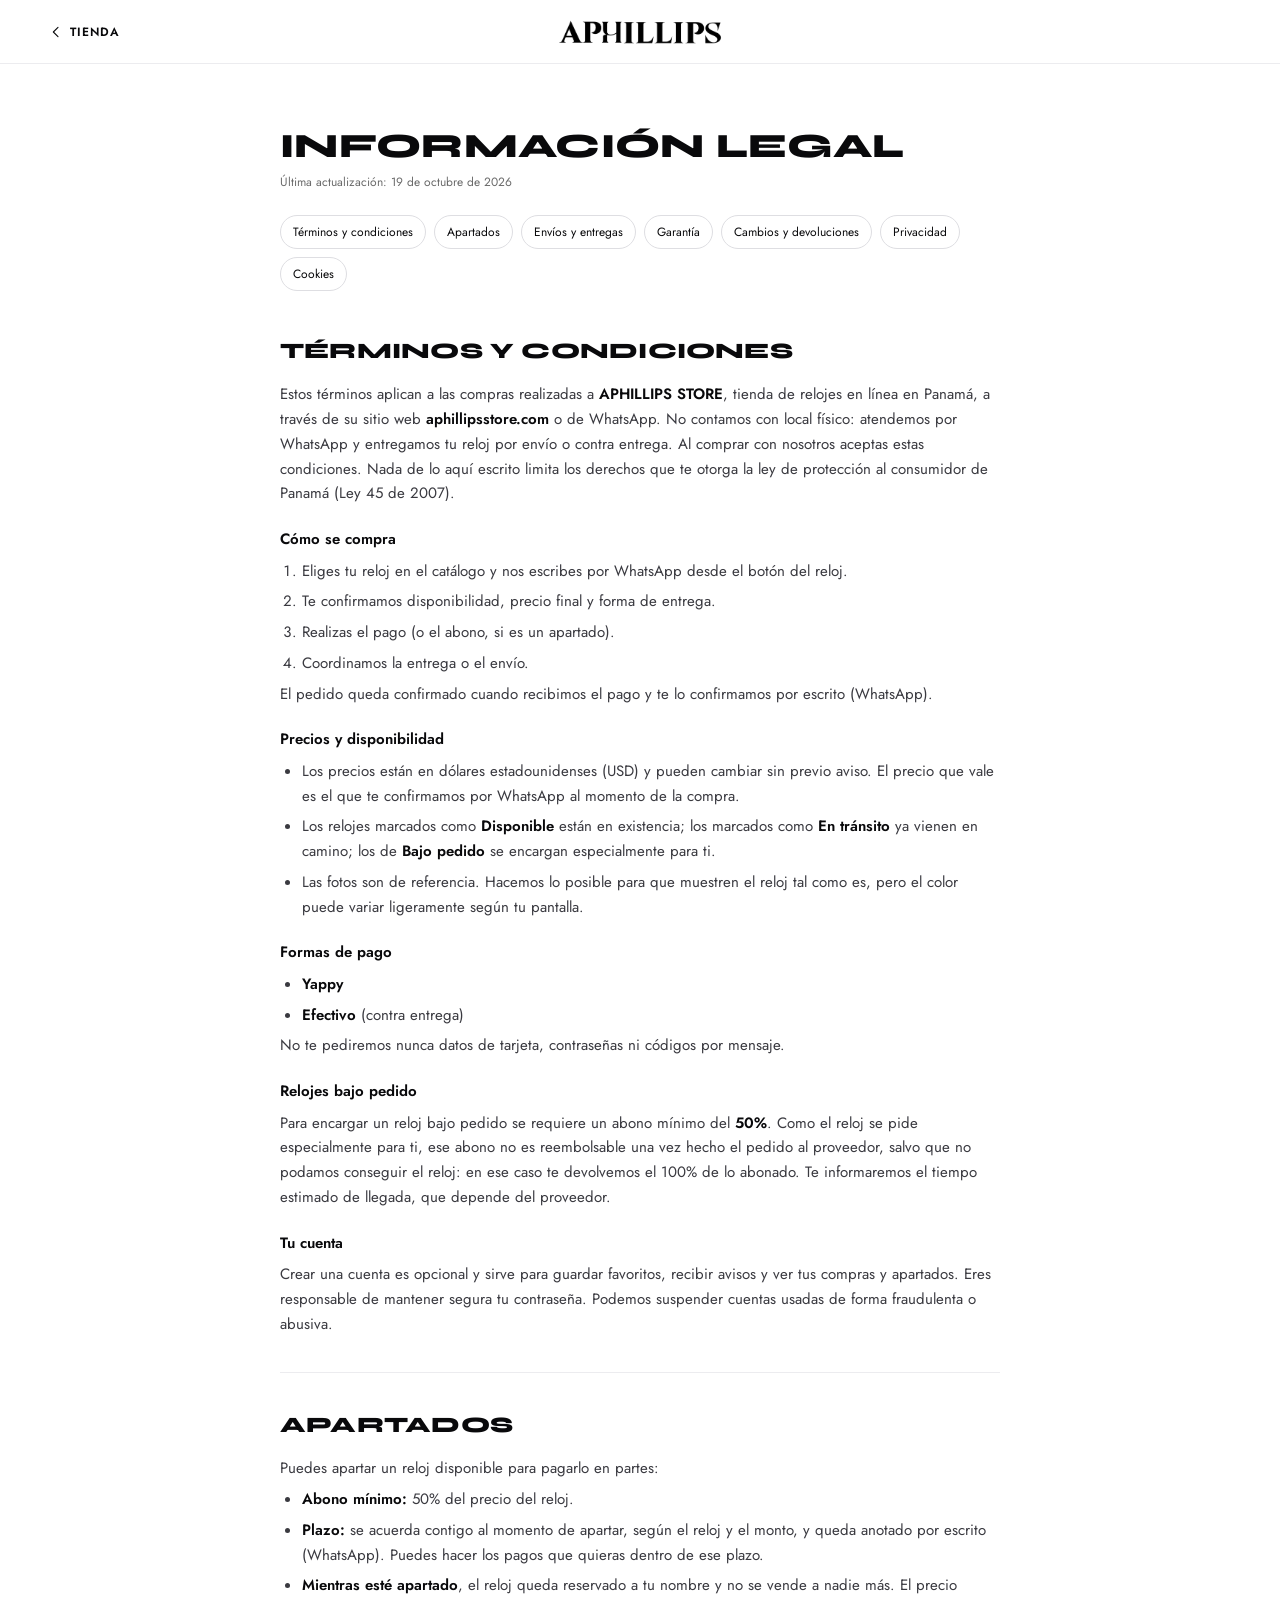
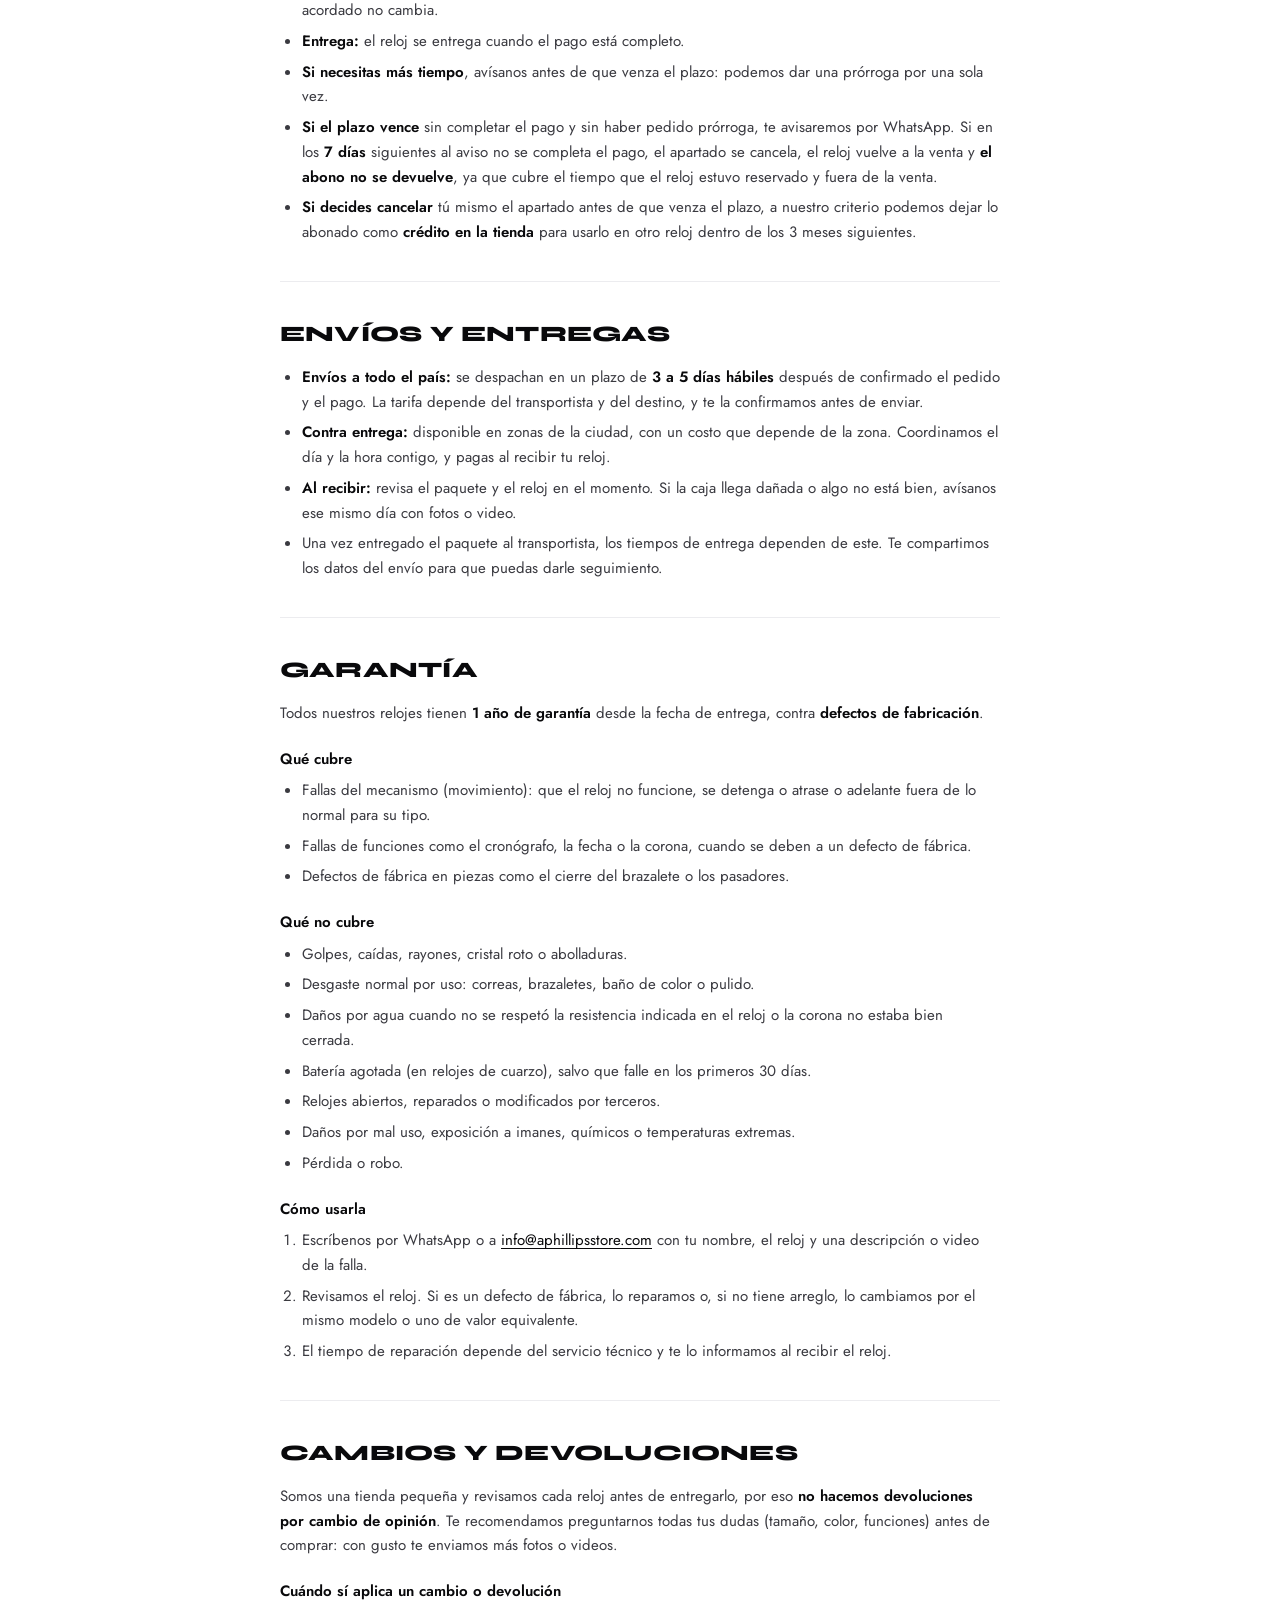
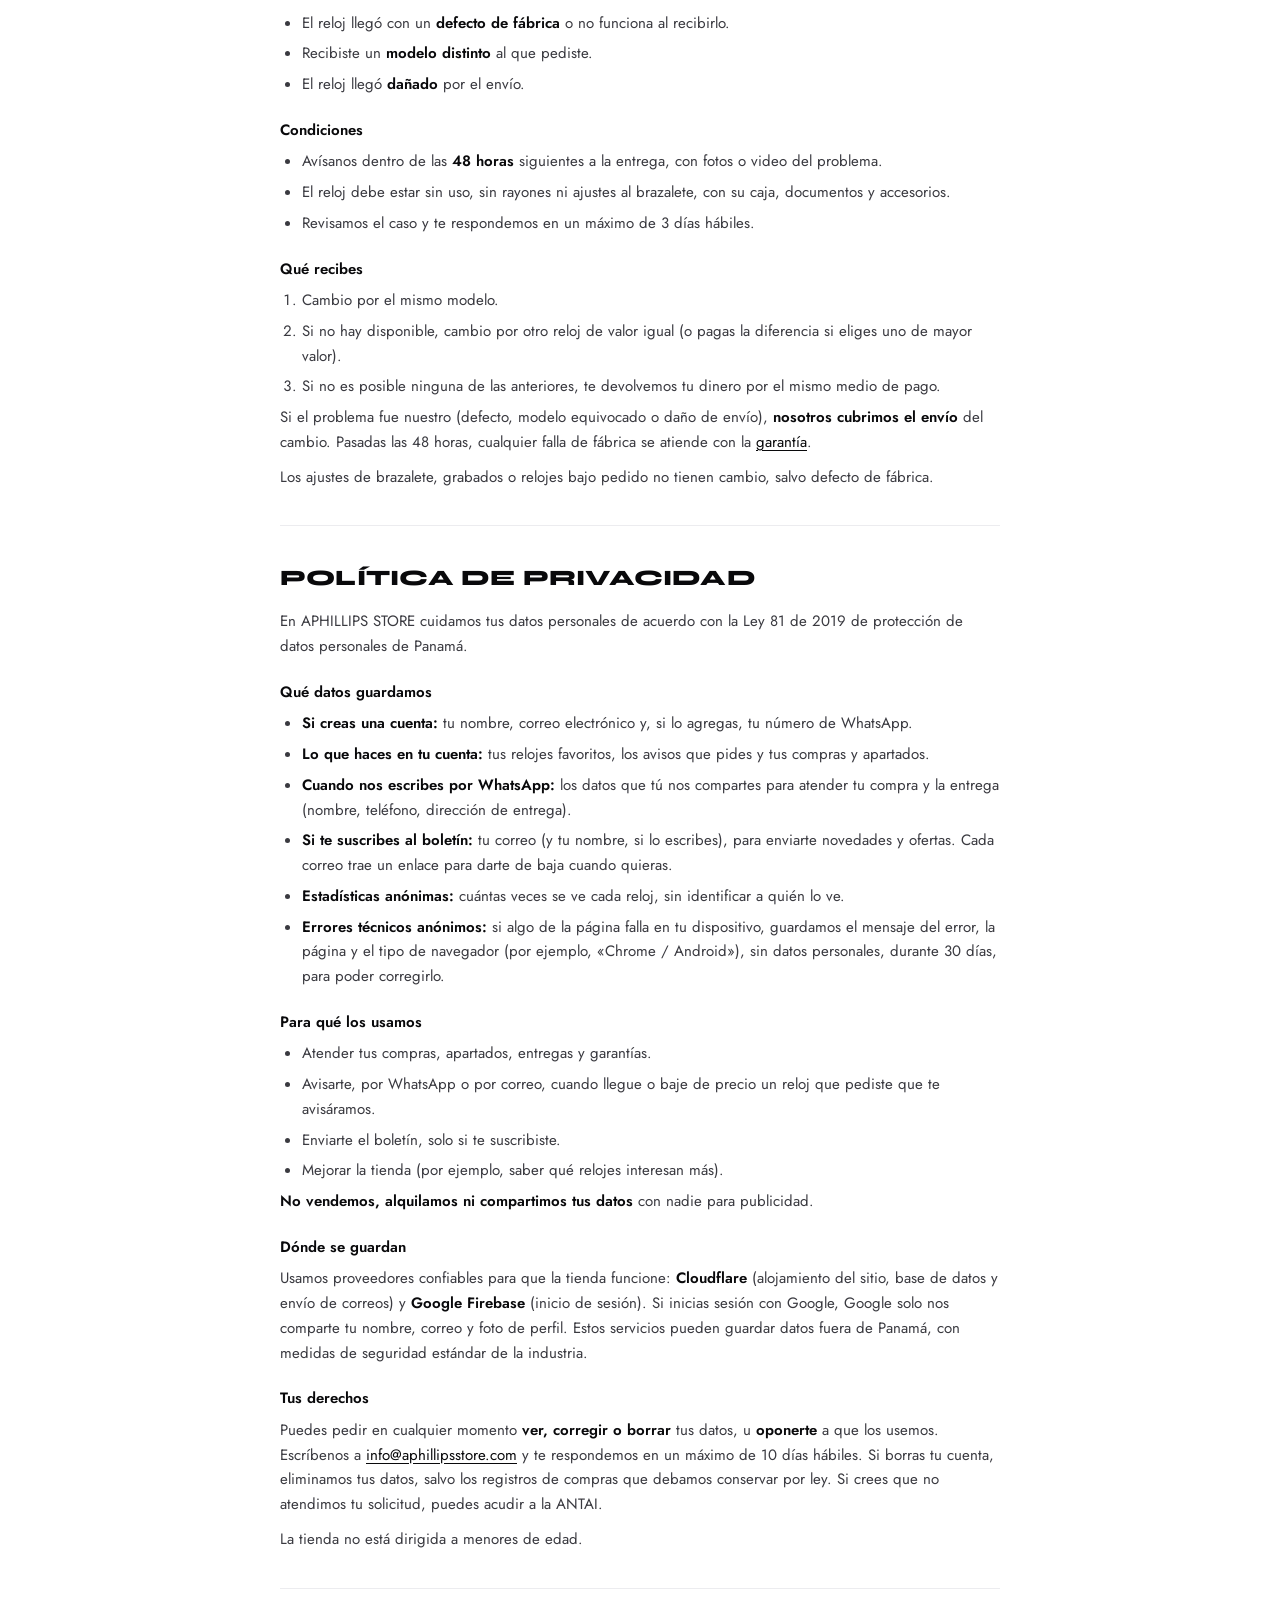
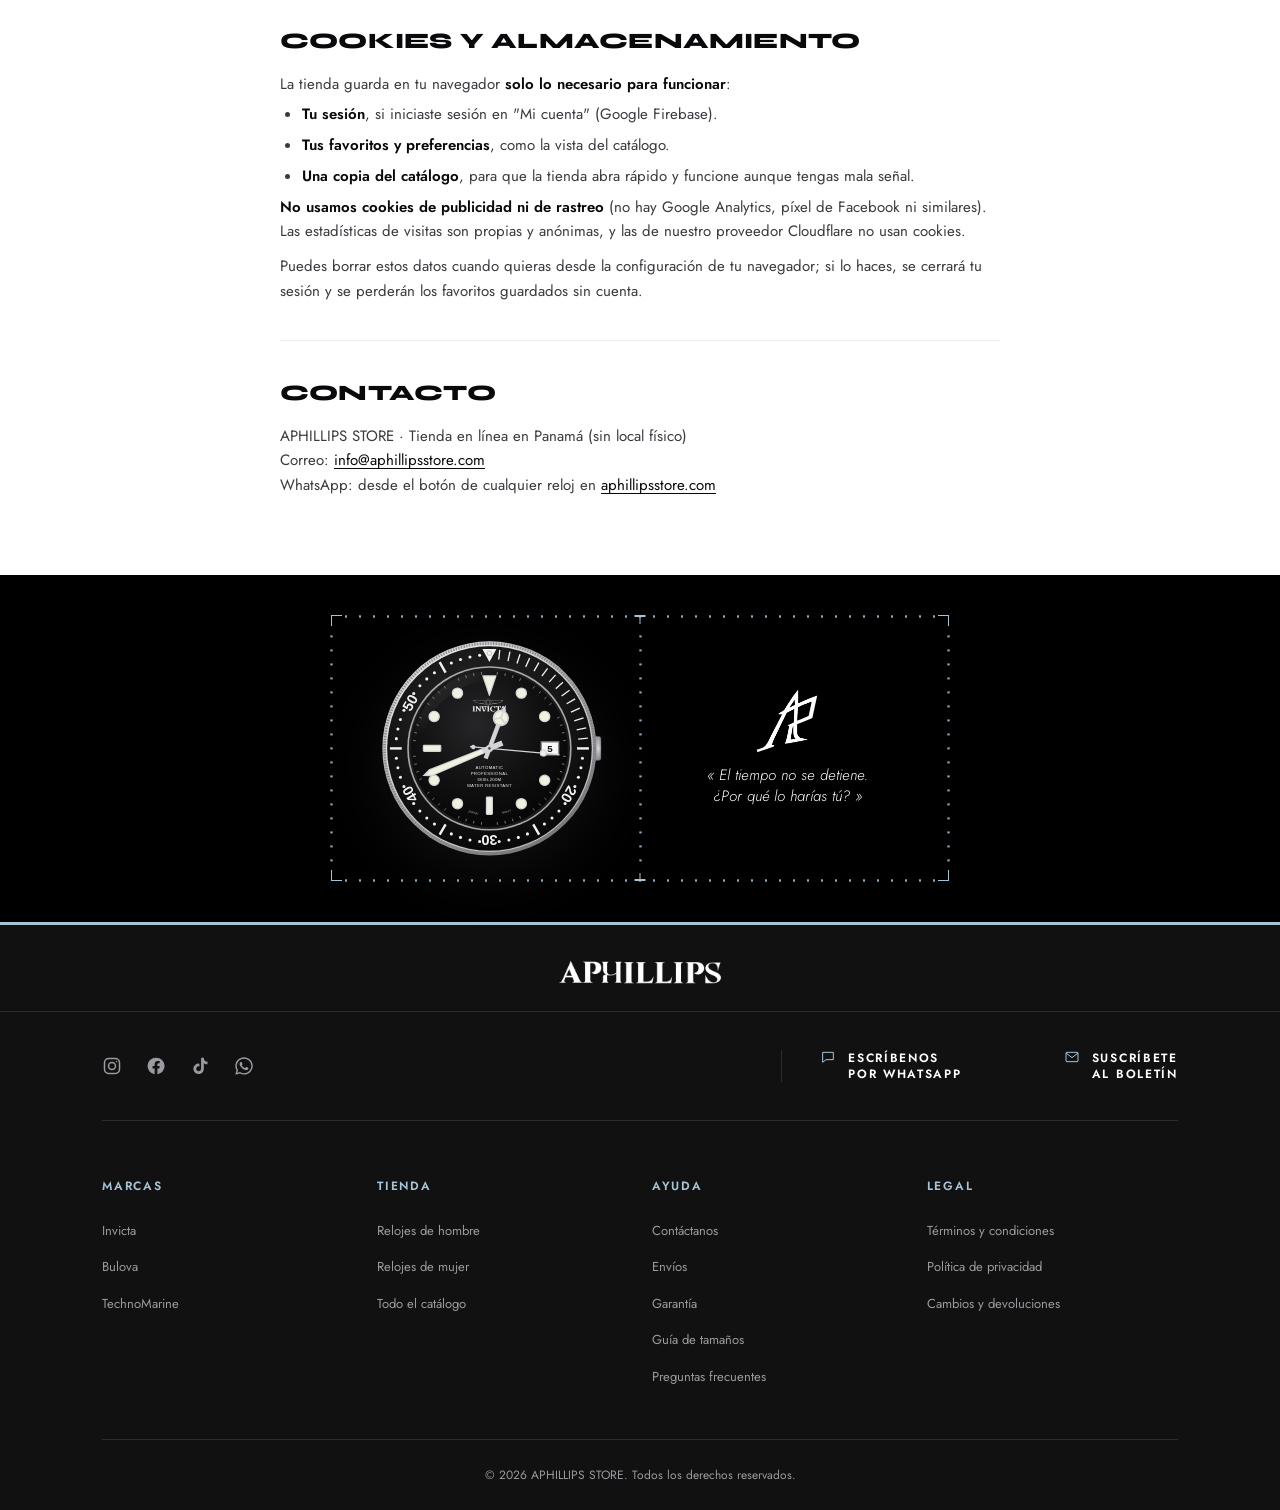
<file: legal.html>
<!DOCTYPE html>
<html lang="es" class="glaciar">
<head>
<meta charset="UTF-8">
<meta name="viewport" content="width=device-width, initial-scale=1.0, viewport-fit=cover">
<link rel="canonical" href="https://aphillipsstore.com/legal">
<link rel="icon" type="image/png" sizes="48x48" href="img/favicon-48.png">
<link rel="icon" type="image/png" sizes="96x96" href="img/favicon-96.png">
<link rel="icon" type="image/png" sizes="192x192" href="img/favicon-192.png">
<link rel="apple-touch-icon" href="img/apple-touch-icon.png">
<title>Términos, garantía y privacidad — APHILLIPS STORE</title>
<meta name="description" content="Términos de compra, apartados, envíos, garantía de 1 año, cambios y devoluciones, y política de privacidad y cookies de APHILLIPS STORE (Panamá).">
<meta name="theme-color" content="#09090b">
<!-- fuentes de la marca: se piden desde aqui (antes de @import en base.css, que retrasaba el texto) -->
<link rel="preconnect" href="https://fonts.googleapis.com">
<link rel="preconnect" href="https://fonts.gstatic.com" crossorigin>
<link rel="stylesheet" href="https://fonts.googleapis.com/css2?family=Jost:ital,wght@0,300;0,400;0,500;0,600;0,700;1,300;1,400&family=Syne:wght@700;800&display=swap">
<link rel="stylesheet" href="css/catalogo/base.css">
<link rel="stylesheet" href="css/legal.css">
<link rel="stylesheet" href="css/catalogo/pie.css">
<link rel="stylesheet" href="css/catalogo/hora.css">
<!-- azul glaciar (#A7C4D6) como color secundario: reglas con html.glaciar -->
<link rel="stylesheet" href="css/catalogo/glaciar.css">
<!-- diseno publicado desde el panel: se pone antes de pintar (ver js/sitio/aplicar.js) -->
<script>try{if(location.search.indexOf('vista-previa')>-1&&window.parent!==window){window.__vistaPrevia=true;}else{var aphT=localStorage.getItem('aph_tema_css');if(aphT){var aphS=document.createElement('style');aphS.id='tema-sitio';aphS.textContent=aphT;document.head.appendChild(aphS);}var aphP=location.pathname.replace(/\.html$/,'').replace(/\/$/,'');aphP=aphP==='/preguntas'?'preguntas':aphP==='/legal'?'legal':aphP==='/guia-de-tamanos'?'guia':'inicio';var aphE=localStorage.getItem('aph_estilos_css_'+aphP);if(aphE){var aphS2=document.createElement('style');aphS2.id='estilos-sitio';aphS2.textContent=aphE;document.head.appendChild(aphS2);}}}catch(e){}</script>
<script type="module" src="/js/sitio/aplicar.js"></script>
</head>
<body class="legal">

<header class="lg-cab">
  <a class="lg-volver" href="/" aria-label="Volver a la tienda"><svg viewBox="0 0 24 24" fill="none" stroke="currentColor" stroke-width="1.6" stroke-linecap="round" stroke-linejoin="round"><path d="M15 5l-7 7 7 7"/></svg><span>Tienda</span></a>
  <a class="lg-logo" href="/"><img src="img/logo.png" alt="APHILLIPS STORE" height="26"></a>
  <span class="lg-hueco" aria-hidden="true"></span>
</header>

<main class="lg-main">
  <h1 class="lg-titulo">Información legal</h1>
  <p class="lg-fecha">Última actualización: 19 de octubre de 2026</p>

  <nav class="lg-indice" aria-label="Secciones">
    <a href="#terminos">Términos y condiciones</a>
    <a href="#apartados">Apartados</a>
    <a href="#envios">Envíos y entregas</a>
    <a href="#garantia">Garantía</a>
    <a href="#devoluciones">Cambios y devoluciones</a>
    <a href="#privacidad">Privacidad</a>
    <a href="#cookies">Cookies</a>
  </nav>

  <!-- ================= TERMINOS ================= -->
  <section id="terminos" class="lg-sec">
    <h2>Términos y condiciones</h2>
    <p>Estos términos aplican a las compras realizadas a <b>APHILLIPS STORE</b>, tienda de relojes en línea en Panamá, a través de su sitio web <b>aphillipsstore.com</b> o de WhatsApp. No contamos con local físico: atendemos por WhatsApp y entregamos tu reloj por envío o contra entrega. Al comprar con nosotros aceptas estas condiciones. Nada de lo aquí escrito limita los derechos que te otorga la ley de protección al consumidor de Panamá (Ley 45 de 2007).</p>

    <h3>Cómo se compra</h3>
    <ol>
      <li>Eliges tu reloj en el catálogo y nos escribes por WhatsApp desde el botón del reloj.</li>
      <li>Te confirmamos disponibilidad, precio final y forma de entrega.</li>
      <li>Realizas el pago (o el abono, si es un apartado).</li>
      <li>Coordinamos la entrega o el envío.</li>
    </ol>
    <p>El pedido queda confirmado cuando recibimos el pago y te lo confirmamos por escrito (WhatsApp).</p>

    <h3>Precios y disponibilidad</h3>
    <ul>
      <li>Los precios están en dólares estadounidenses (USD) y pueden cambiar sin previo aviso. El precio que vale es el que te confirmamos por WhatsApp al momento de la compra.</li>
      <li>Los relojes marcados como <b>Disponible</b> están en existencia; los marcados como <b>En tránsito</b> ya vienen en camino; los de <b>Bajo pedido</b> se encargan especialmente para ti.</li>
      <li>Las fotos son de referencia. Hacemos lo posible para que muestren el reloj tal como es, pero el color puede variar ligeramente según tu pantalla.</li>
    </ul>

    <h3>Formas de pago</h3>
    <ul>
      <li><b>Yappy</b></li>
      <li><b>Efectivo</b> (contra entrega)</li>
    </ul>
    <p>No te pediremos nunca datos de tarjeta, contraseñas ni códigos por mensaje.</p>

    <h3>Relojes bajo pedido</h3>
    <p>Para encargar un reloj bajo pedido se requiere un abono mínimo del <b>50%</b>. Como el reloj se pide especialmente para ti, ese abono no es reembolsable una vez hecho el pedido al proveedor, salvo que no podamos conseguir el reloj: en ese caso te devolvemos el 100% de lo abonado. Te informaremos el tiempo estimado de llegada, que depende del proveedor.</p>

    <h3>Tu cuenta</h3>
    <p>Crear una cuenta es opcional y sirve para guardar favoritos, recibir avisos y ver tus compras y apartados. Eres responsable de mantener segura tu contraseña. Podemos suspender cuentas usadas de forma fraudulenta o abusiva.</p>
  </section>

  <!-- ================= APARTADOS ================= -->
  <section id="apartados" class="lg-sec">
    <h2>Apartados</h2>
    <p>Puedes apartar un reloj disponible para pagarlo en partes:</p>
    <ul>
      <li><b>Abono mínimo:</b> 50% del precio del reloj.</li>
      <li><b>Plazo:</b> se acuerda contigo al momento de apartar, según el reloj y el monto, y queda anotado por escrito (WhatsApp). Puedes hacer los pagos que quieras dentro de ese plazo.</li>
      <li><b>Mientras esté apartado</b>, el reloj queda reservado a tu nombre y no se vende a nadie más. El precio acordado no cambia.</li>
      <li><b>Entrega:</b> el reloj se entrega cuando el pago está completo.</li>
      <li><b>Si necesitas más tiempo</b>, avísanos antes de que venza el plazo: podemos dar una prórroga por una sola vez.</li>
      <li><b>Si el plazo vence</b> sin completar el pago y sin haber pedido prórroga, te avisaremos por WhatsApp. Si en los <b>7 días</b> siguientes al aviso no se completa el pago, el apartado se cancela, el reloj vuelve a la venta y <b>el abono no se devuelve</b>, ya que cubre el tiempo que el reloj estuvo reservado y fuera de la venta.</li>
      <li><b>Si decides cancelar</b> tú mismo el apartado antes de que venza el plazo, a nuestro criterio podemos dejar lo abonado como <b>crédito en la tienda</b> para usarlo en otro reloj dentro de los 3 meses siguientes.</li>
    </ul>
  </section>

  <!-- ================= ENVIOS ================= -->
  <section id="envios" class="lg-sec">
    <h2>Envíos y entregas</h2>
    <ul>
      <li><b>Envíos a todo el país:</b> se despachan en un plazo de <b>3 a 5 días hábiles</b> después de confirmado el pedido y el pago. La tarifa depende del transportista y del destino, y te la confirmamos antes de enviar.</li>
      <li><b>Contra entrega:</b> disponible en zonas de la ciudad, con un costo que depende de la zona. Coordinamos el día y la hora contigo, y pagas al recibir tu reloj.</li>
      <li><b>Al recibir:</b> revisa el paquete y el reloj en el momento. Si la caja llega dañada o algo no está bien, avísanos ese mismo día con fotos o video.</li>
      <li>Una vez entregado el paquete al transportista, los tiempos de entrega dependen de este. Te compartimos los datos del envío para que puedas darle seguimiento.</li>
    </ul>
  </section>

  <!-- ================= GARANTIA ================= -->
  <section id="garantia" class="lg-sec">
    <h2>Garantía</h2>
    <p>Todos nuestros relojes tienen <b>1 año de garantía</b> desde la fecha de entrega, contra <b>defectos de fabricación</b>.</p>

    <h3>Qué cubre</h3>
    <ul>
      <li>Fallas del mecanismo (movimiento): que el reloj no funcione, se detenga o atrase o adelante fuera de lo normal para su tipo.</li>
      <li>Fallas de funciones como el cronógrafo, la fecha o la corona, cuando se deben a un defecto de fábrica.</li>
      <li>Defectos de fábrica en piezas como el cierre del brazalete o los pasadores.</li>
    </ul>

    <h3>Qué no cubre</h3>
    <ul>
      <li>Golpes, caídas, rayones, cristal roto o abolladuras.</li>
      <li>Desgaste normal por uso: correas, brazaletes, baño de color o pulido.</li>
      <li>Daños por agua cuando no se respetó la resistencia indicada en el reloj o la corona no estaba bien cerrada.</li>
      <li>Batería agotada (en relojes de cuarzo), salvo que falle en los primeros 30 días.</li>
      <li>Relojes abiertos, reparados o modificados por terceros.</li>
      <li>Daños por mal uso, exposición a imanes, químicos o temperaturas extremas.</li>
      <li>Pérdida o robo.</li>
    </ul>

    <h3>Cómo usarla</h3>
    <ol>
      <li>Escríbenos por WhatsApp o a <a href="mailto:info@aphillipsstore.com">info@aphillipsstore.com</a> con tu nombre, el reloj y una descripción o video de la falla.</li>
      <li>Revisamos el reloj. Si es un defecto de fábrica, lo reparamos o, si no tiene arreglo, lo cambiamos por el mismo modelo o uno de valor equivalente.</li>
      <li>El tiempo de reparación depende del servicio técnico y te lo informamos al recibir el reloj.</li>
    </ol>
  </section>

  <!-- ================= DEVOLUCIONES ================= -->
  <section id="devoluciones" class="lg-sec">
    <h2>Cambios y devoluciones</h2>
    <p>Somos una tienda pequeña y revisamos cada reloj antes de entregarlo, por eso <b>no hacemos devoluciones por cambio de opinión</b>. Te recomendamos preguntarnos todas tus dudas (tamaño, color, funciones) antes de comprar: con gusto te enviamos más fotos o videos.</p>

    <h3>Cuándo sí aplica un cambio o devolución</h3>
    <ul>
      <li>El reloj llegó con un <b>defecto de fábrica</b> o no funciona al recibirlo.</li>
      <li>Recibiste un <b>modelo distinto</b> al que pediste.</li>
      <li>El reloj llegó <b>dañado</b> por el envío.</li>
    </ul>

    <h3>Condiciones</h3>
    <ul>
      <li>Avísanos dentro de las <b>48 horas</b> siguientes a la entrega, con fotos o video del problema.</li>
      <li>El reloj debe estar sin uso, sin rayones ni ajustes al brazalete, con su caja, documentos y accesorios.</li>
      <li>Revisamos el caso y te respondemos en un máximo de 3 días hábiles.</li>
    </ul>

    <h3>Qué recibes</h3>
    <ol>
      <li>Cambio por el mismo modelo.</li>
      <li>Si no hay disponible, cambio por otro reloj de valor igual (o pagas la diferencia si eliges uno de mayor valor).</li>
      <li>Si no es posible ninguna de las anteriores, te devolvemos tu dinero por el mismo medio de pago.</li>
    </ol>
    <p>Si el problema fue nuestro (defecto, modelo equivocado o daño de envío), <b>nosotros cubrimos el envío</b> del cambio. Pasadas las 48 horas, cualquier falla de fábrica se atiende con la <a href="#garantia">garantía</a>.</p>
    <p>Los ajustes de brazalete, grabados o relojes bajo pedido no tienen cambio, salvo defecto de fábrica.</p>
  </section>

  <!-- ================= PRIVACIDAD ================= -->
  <section id="privacidad" class="lg-sec">
    <h2>Política de privacidad</h2>
    <p>En APHILLIPS STORE cuidamos tus datos personales de acuerdo con la Ley 81 de 2019 de protección de datos personales de Panamá.</p>

    <h3>Qué datos guardamos</h3>
    <ul>
      <li><b>Si creas una cuenta:</b> tu nombre, correo electrónico y, si lo agregas, tu número de WhatsApp.</li>
      <li><b>Lo que haces en tu cuenta:</b> tus relojes favoritos, los avisos que pides y tus compras y apartados.</li>
      <li><b>Cuando nos escribes por WhatsApp:</b> los datos que tú nos compartes para atender tu compra y la entrega (nombre, teléfono, dirección de entrega).</li>
      <li><b>Si te suscribes al boletín:</b> tu correo (y tu nombre, si lo escribes), para enviarte novedades y ofertas. Cada correo trae un enlace para darte de baja cuando quieras.</li>
      <li><b>Estadísticas anónimas:</b> cuántas veces se ve cada reloj, sin identificar a quién lo ve.</li>
      <li><b>Errores técnicos anónimos:</b> si algo de la página falla en tu dispositivo, guardamos el mensaje del error, la página y el tipo de navegador (por ejemplo, «Chrome / Android»), sin datos personales, durante 30 días, para poder corregirlo.</li>
    </ul>

    <h3>Para qué los usamos</h3>
    <ul>
      <li>Atender tus compras, apartados, entregas y garantías.</li>
      <li>Avisarte, por WhatsApp o por correo, cuando llegue o baje de precio un reloj que pediste que te avisáramos.</li>
      <li>Enviarte el boletín, solo si te suscribiste.</li>
      <li>Mejorar la tienda (por ejemplo, saber qué relojes interesan más).</li>
    </ul>
    <p><b>No vendemos, alquilamos ni compartimos tus datos</b> con nadie para publicidad.</p>

    <h3>Dónde se guardan</h3>
    <p>Usamos proveedores confiables para que la tienda funcione: <b>Cloudflare</b> (alojamiento del sitio, base de datos y envío de correos) y <b>Google Firebase</b> (inicio de sesión). Si inicias sesión con Google, Google solo nos comparte tu nombre, correo y foto de perfil. Estos servicios pueden guardar datos fuera de Panamá, con medidas de seguridad estándar de la industria.</p>

    <h3>Tus derechos</h3>
    <p>Puedes pedir en cualquier momento <b>ver, corregir o borrar</b> tus datos, u <b>oponerte</b> a que los usemos. Escríbenos a <a href="mailto:info@aphillipsstore.com">info@aphillipsstore.com</a> y te respondemos en un máximo de 10 días hábiles. Si borras tu cuenta, eliminamos tus datos, salvo los registros de compras que debamos conservar por ley. Si crees que no atendimos tu solicitud, puedes acudir a la ANTAI.</p>
    <p>La tienda no está dirigida a menores de edad.</p>
  </section>

  <!-- ================= COOKIES ================= -->
  <section id="cookies" class="lg-sec">
    <h2>Cookies y almacenamiento</h2>
    <p>La tienda guarda en tu navegador <b>solo lo necesario para funcionar</b>:</p>
    <ul>
      <li><b>Tu sesión</b>, si iniciaste sesión en "Mi cuenta" (Google Firebase).</li>
      <li><b>Tus favoritos y preferencias</b>, como la vista del catálogo.</li>
      <li><b>Una copia del catálogo</b>, para que la tienda abra rápido y funcione aunque tengas mala señal.</li>
    </ul>
    <p><b>No usamos cookies de publicidad ni de rastreo</b> (no hay Google Analytics, píxel de Facebook ni similares). Las estadísticas de visitas son propias y anónimas, y las de nuestro proveedor Cloudflare no usan cookies.</p>
    <p>Puedes borrar estos datos cuando quieras desde la configuración de tu navegador; si lo haces, se cerrará tu sesión y se perderán los favoritos guardados sin cuenta.</p>
  </section>

  <section class="lg-sec lg-contacto">
    <h2>Contacto</h2>
    <p>APHILLIPS STORE · Tienda en línea en Panamá (sin local físico)<br>Correo: <a href="mailto:info@aphillipsstore.com">info@aphillipsstore.com</a><br>WhatsApp: desde el botón de cualquier reloj en <a href="/">aphillipsstore.com</a></p>
  </section>
</main>

<section id="hora" class="hora" aria-label="Hora de Panamá">
  <div class="hora-marco">
    <span class="hora-esq e1"></span><span class="hora-esq e2"></span><span class="hora-esq e3"></span><span class="hora-esq e4"></span><span class="hora-t t1"></span><span class="hora-t t2"></span><span class="hora-medio"></span>
    <div class="hora-reloj" id="reloj-vivo" role="img" aria-label="Reloj Invicta Pro Diver marcando la hora de Panamá"></div>
    <div class="hora-txt">
      <img class="hora-logo" src="img/logo-ap.png" alt="APHILLIPS STORE" width="489" height="502" loading="lazy" decoding="async">
      <blockquote class="hora-frase">« El tiempo no se detiene.<br><span class="hora-nw">¿Por qué lo harías tú?</span> »</blockquote>    </div>
  </div>
</section>
<script type="module" src="js/catalogo/reloj-vivo.js"></script>
<footer class="pie">
  <div class="pie-logo"><img src="img/logo.png" alt="APHILLIPS STORE" loading="lazy"></div>
  <div class="pie-fila">
    <div class="pie-redes">
      <a href="https://www.instagram.com/aphillipsstore" target="_blank" rel="noopener" aria-label="Instagram"><svg viewBox="0 0 24 24" fill="none" stroke="currentColor" stroke-width="1.8"><rect x="3" y="3" width="18" height="18" rx="5"/><circle cx="12" cy="12" r="4.2"/><circle cx="17.4" cy="6.6" r="1" fill="currentColor" stroke="none"/></svg></a>
      <a href="https://www.facebook.com/share/1E3cbhxqKb/" target="_blank" rel="noopener" aria-label="Facebook"><svg viewBox="0 0 24 24" fill="currentColor"><path d="M12 2a10 10 0 0 0-1.6 19.9v-7H7.9V12h2.5V9.8c0-2.5 1.5-3.9 3.8-3.9 1.1 0 2.2.2 2.2.2v2.5h-1.2c-1.2 0-1.6.8-1.6 1.6V12h2.8l-.4 2.9h-2.3v7A10 10 0 0 0 12 2z"/></svg></a>
      <a href="https://www.tiktok.com/@aphillipsstore" target="_blank" rel="noopener" aria-label="TikTok"><svg viewBox="0 0 24 24" fill="currentColor"><path d="M16.6 2h-3.3v13.4a2.9 2.9 0 1 1-2-2.8V9.2a6.3 6.3 0 1 0 5.3 6.2V8.6a7.6 7.6 0 0 0 4.4 1.4V6.7a4.4 4.4 0 0 1-4.4-4.4z"/></svg></a>
      <a href="https://wa.me/50762615442" class="wa-link" target="_blank" rel="noopener" aria-label="WhatsApp"><svg viewBox="0 0 448 512" fill="currentColor"><path d="M380.9 97.1C339 55.1 283.2 32 223.9 32c-122.4 0-222 99.6-222 222 0 39.1 10.2 77.3 29.6 111L0 480l117.7-30.9c32.4 17.7 68.9 27 106.1 27h.1c122.3 0 224.1-99.6 224.1-222 0-59.3-25.2-115-67.1-157zm-157 341.6c-33.2 0-65.7-8.9-94-25.7l-6.7-4-69.8 18.3L72 359.2l-4.4-7c-18.5-29.4-28.2-63.3-28.2-98.2 0-101.7 82.8-184.5 184.6-184.5 49.3 0 95.6 19.2 130.4 54.1 34.8 34.9 56.2 81.2 56.1 130.5 0 101.8-84.9 184.6-186.6 184.6zm101.2-138.2c-5.5-2.8-32.8-16.2-37.9-18-5.1-1.9-8.8-2.8-12.5 2.8-3.7 5.6-14.3 18-17.6 21.8-3.2 3.7-6.5 4.2-12 1.4-32.6-16.3-54-29.1-75.5-66-5.7-9.8 5.7-9.1 16.3-30.3 1.8-3.7.9-6.9-.5-9.7-1.4-2.8-12.5-30.1-17.1-41.2-4.5-10.8-9.1-9.3-12.5-9.5-3.2-.2-6.9-.2-10.6-.2-3.7 0-9.7 1.4-14.8 6.9-5.1 5.6-19.4 19-19.4 46.3 0 27.3 19.9 53.7 22.6 57.4 2.8 3.7 39.1 59.7 94.8 83.8 35.2 15.2 49 16.5 66.6 13.9 10.7-1.6 32.8-13.4 37.4-26.4 4.6-13 4.6-24.1 3.2-26.4-1.3-2.5-5-3.9-10.5-6.6z"/></svg></a>
    </div>
    <div class="pie-acciones">
      <a href="https://wa.me/50762615442" class="pie-accion wa-link" target="_blank" rel="noopener"><svg viewBox="0 0 24 24" fill="none" stroke="currentColor" stroke-width="1.5" stroke-linejoin="round"><path d="M4 5h16v11H9l-5 4z"/></svg><span>Escríbenos<br>por WhatsApp</span></a>
      <a href="#" class="pie-accion" onclick="abrirBoletin(event)"><svg viewBox="0 0 24 24" fill="none" stroke="currentColor" stroke-width="1.5" stroke-linejoin="round"><rect x="3" y="5" width="18" height="14" rx="1"/><path d="M3 6l9 7 9-7"/></svg><span>Suscríbete<br>al boletín</span></a>
    </div>
  </div>
  <div class="pie-cols">
    <div class="pie-col">
      <button type="button" class="pie-col-btn" onclick="this.parentElement.classList.toggle('abierta')">Marcas<svg viewBox="0 0 24 24" fill="none" stroke="currentColor" stroke-width="1.5"><path d="M6 9l6 6 6-6"/></svg></button>
      <ul>
        <li><a href="/invicta">Invicta</a></li>
        <li><a href="/bulova">Bulova</a></li>
        <li><a href="/technomarine">TechnoMarine</a></li>
      </ul>
    </div>
    <div class="pie-col">
      <button type="button" class="pie-col-btn" onclick="this.parentElement.classList.toggle('abierta')">Tienda<svg viewBox="0 0 24 24" fill="none" stroke="currentColor" stroke-width="1.5"><path d="M6 9l6 6 6-6"/></svg></button>
      <ul>
        <li><a href="/relojes-hombre">Relojes de hombre</a></li>
        <li><a href="/relojes-mujer">Relojes de mujer</a></li>
        <li><a href="/relojes">Todo el catálogo</a></li>
      </ul>
    </div>
    <div class="pie-col">
      <button type="button" class="pie-col-btn" onclick="this.parentElement.classList.toggle('abierta')">Ayuda<svg viewBox="0 0 24 24" fill="none" stroke="currentColor" stroke-width="1.5"><path d="M6 9l6 6 6-6"/></svg></button>
      <ul>
        <li><a href="https://wa.me/50762615442" class="wa-link" target="_blank" rel="noopener">Contáctanos</a></li>
        <li><a href="legal#envios">Envíos</a></li>
        <li><a href="legal#garantia">Garantía</a></li>
        <li><a href="guia-de-tamanos">Guía de tamaños</a></li>
        <li><a href="preguntas">Preguntas frecuentes</a></li>
      </ul>
    </div>
    <div class="pie-col">
      <button type="button" class="pie-col-btn" onclick="this.parentElement.classList.toggle('abierta')">Legal<svg viewBox="0 0 24 24" fill="none" stroke="currentColor" stroke-width="1.5"><path d="M6 9l6 6 6-6"/></svg></button>
      <ul>
        <li><a href="legal#terminos">Términos y condiciones</a></li>
        <li><a href="legal#privacidad">Política de privacidad</a></li>
        <li><a href="legal#devoluciones">Cambios y devoluciones</a></li>
      </ul>
    </div>
  </div>
  <div class="pie-copy">
    <p>© <span id="lg-anio">2026</span> APHILLIPS STORE. Todos los derechos reservados.</p>
  </div>
</footer>
<script type="module" src="js/catalogo/boletin.js"></script>
<script>document.getElementById('lg-anio').textContent = new Date().getFullYear();</script>
</body>
</html>
</file>
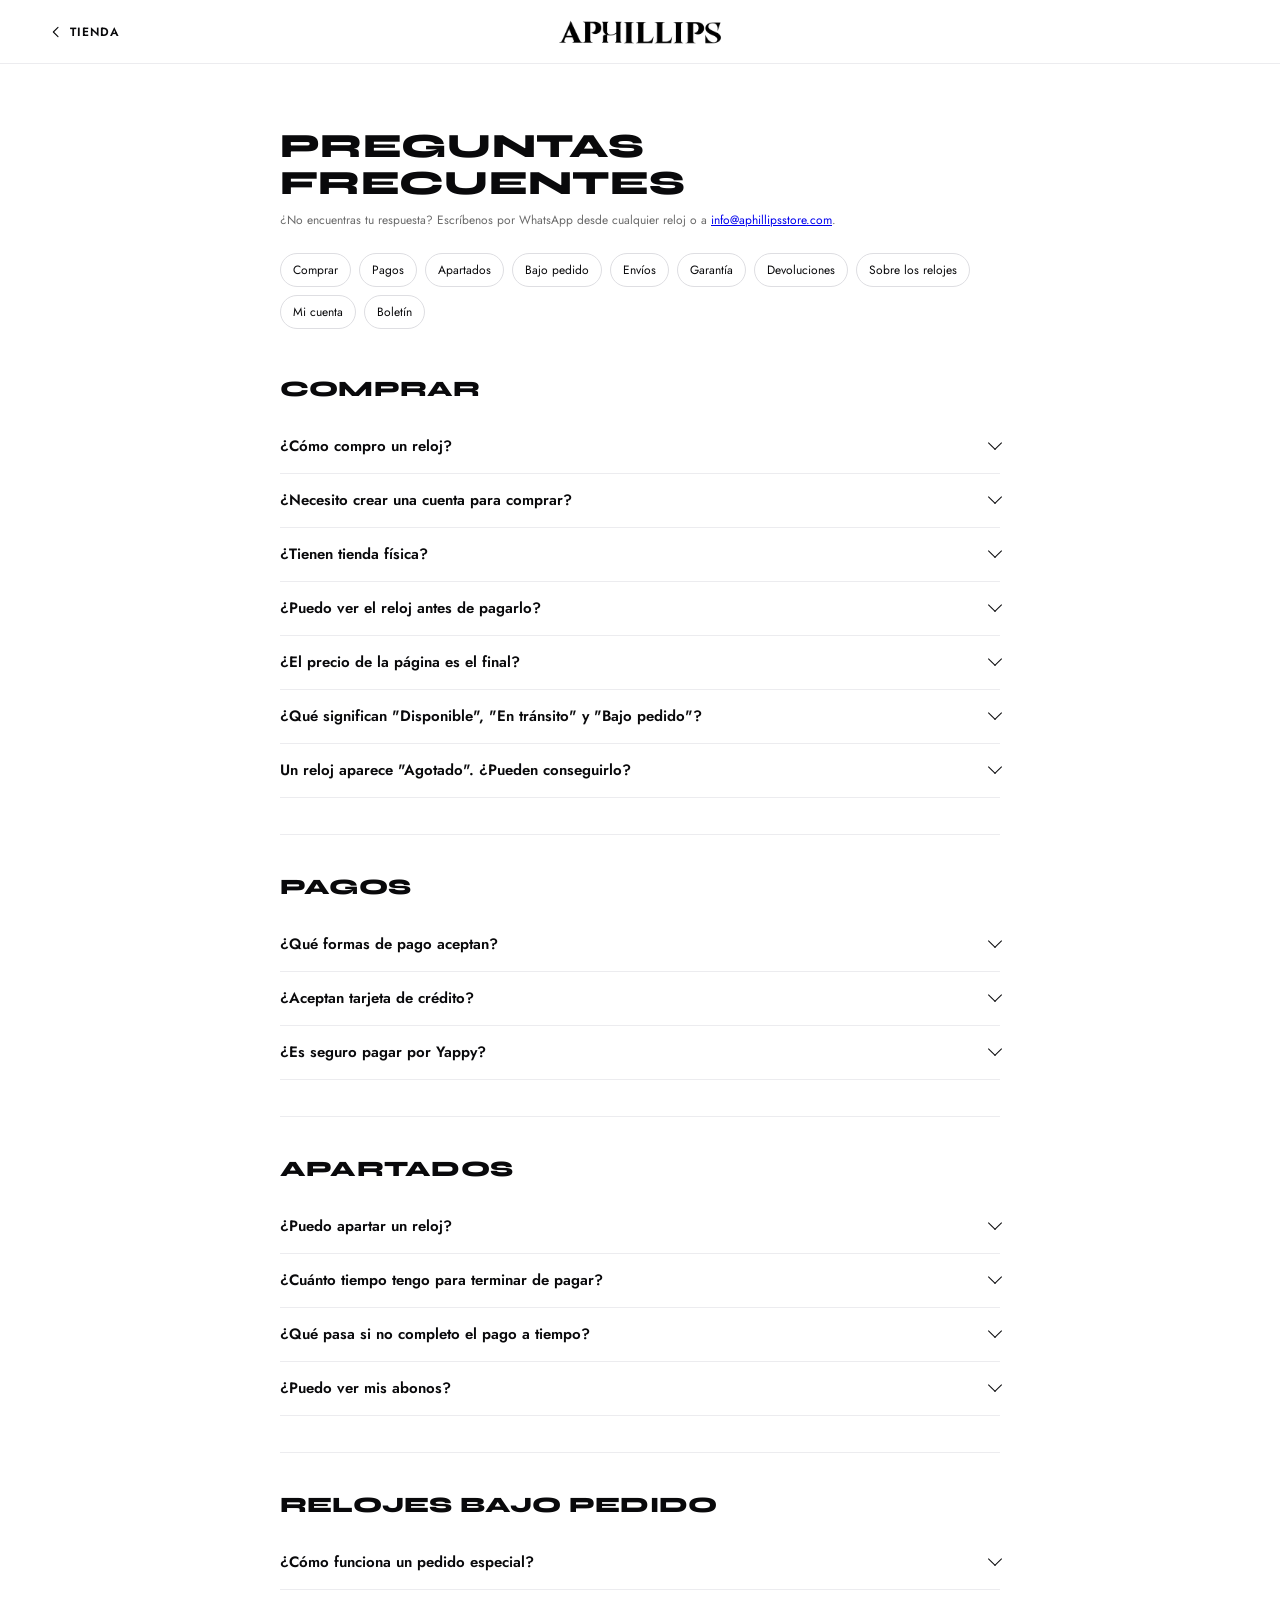
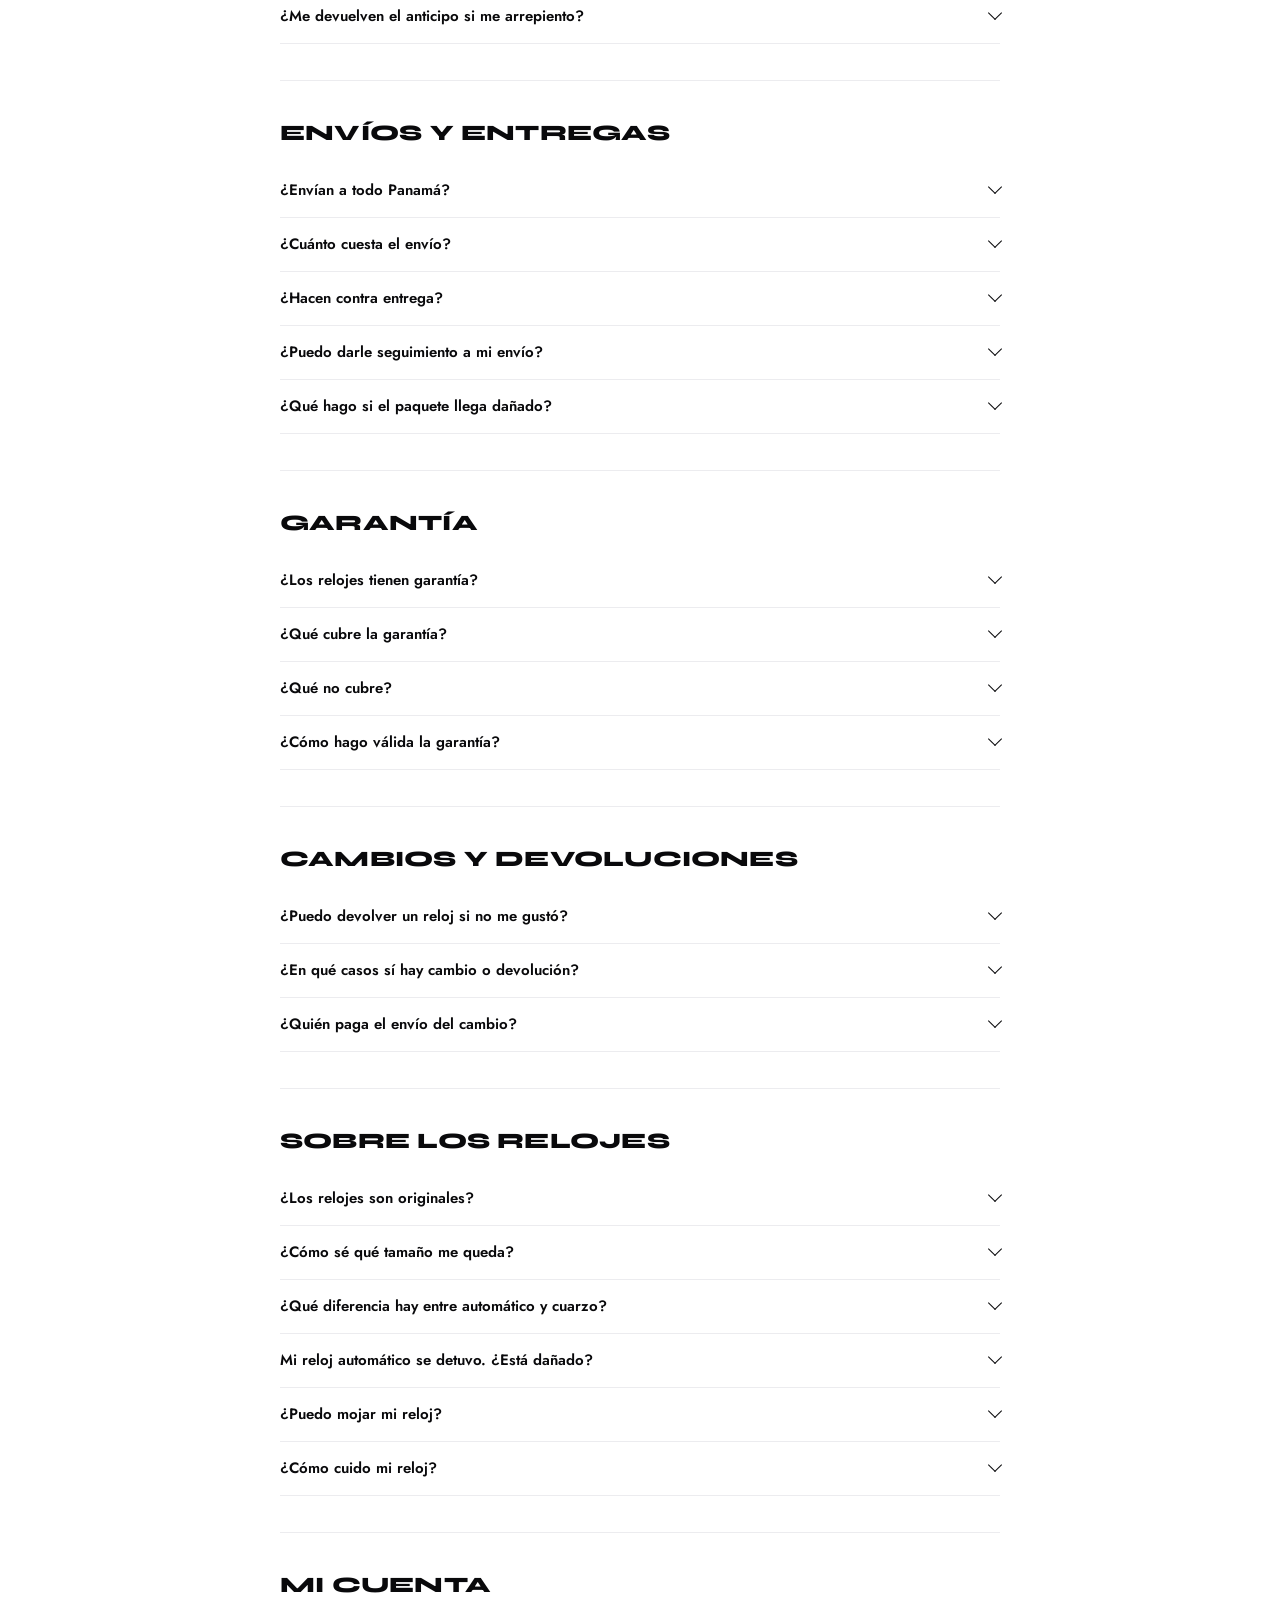
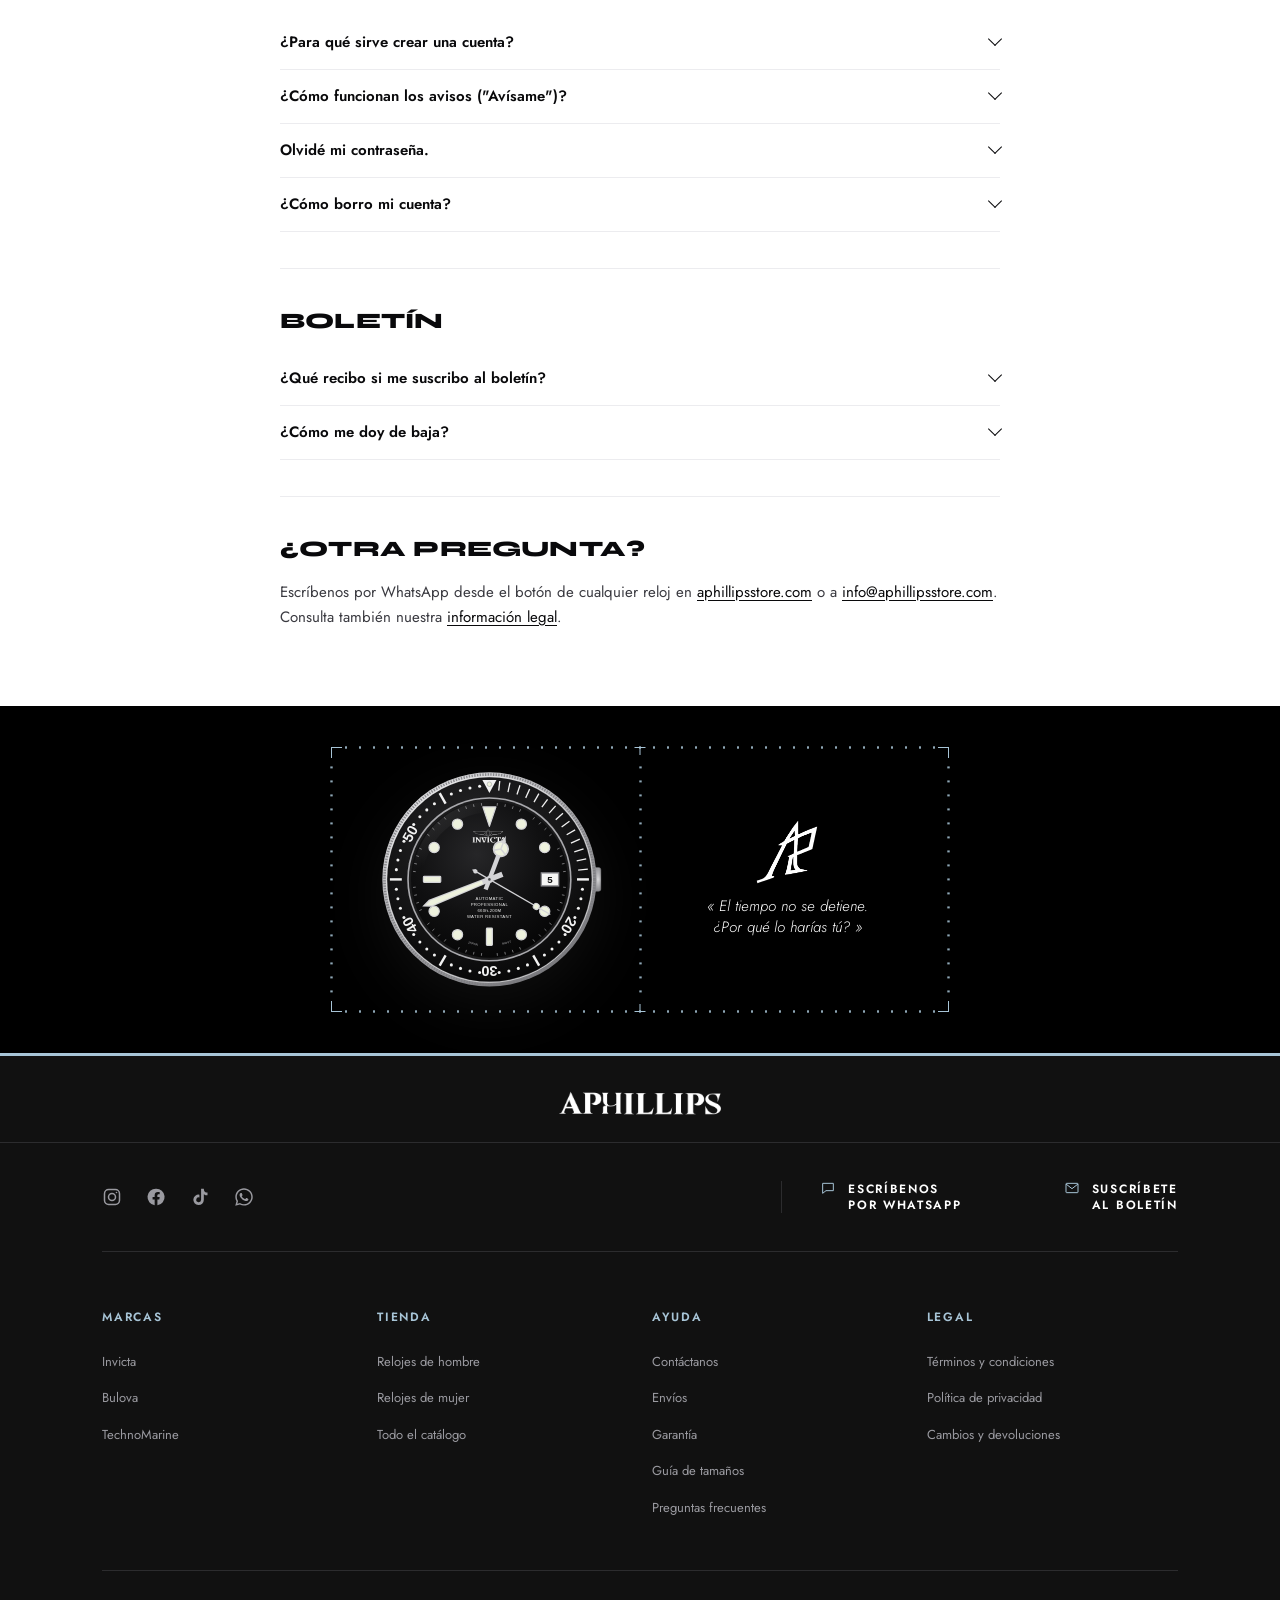
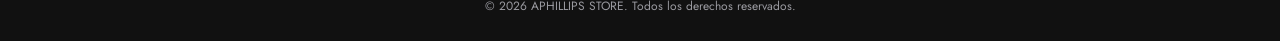
<file: preguntas.html>
<!DOCTYPE html>
<html lang="es" class="glaciar">
<head>
<meta charset="UTF-8">
<meta name="viewport" content="width=device-width, initial-scale=1.0, viewport-fit=cover">
<link rel="canonical" href="https://aphillipsstore.com/preguntas">
<link rel="icon" type="image/png" sizes="48x48" href="img/favicon-48.png">
<link rel="icon" type="image/png" sizes="96x96" href="img/favicon-96.png">
<link rel="icon" type="image/png" sizes="192x192" href="img/favicon-192.png">
<link rel="apple-touch-icon" href="img/apple-touch-icon.png">
<title>Preguntas frecuentes — APHILLIPS STORE</title>
<meta name="description" content="Cómo comprar, pagos con Yappy o efectivo, apartados, envíos en Panamá, garantía de 1 año, devoluciones y todo sobre nuestros relojes.">
<meta name="theme-color" content="#09090b">
<!-- fuentes de la marca: se piden desde aqui (antes de @import en base.css, que retrasaba el texto) -->
<link rel="preconnect" href="https://fonts.googleapis.com">
<link rel="preconnect" href="https://fonts.gstatic.com" crossorigin>
<link rel="stylesheet" href="https://fonts.googleapis.com/css2?family=Jost:ital,wght@0,300;0,400;0,500;0,600;0,700;1,300;1,400&family=Syne:wght@700;800&display=swap">
<link rel="stylesheet" href="css/catalogo/base.css">
<link rel="stylesheet" href="css/legal.css">
<link rel="stylesheet" href="css/catalogo/pie.css">
<link rel="stylesheet" href="css/catalogo/hora.css">
<!-- azul glaciar (#A7C4D6) como color secundario: reglas con html.glaciar -->
<link rel="stylesheet" href="css/catalogo/glaciar.css">
<!-- diseno publicado desde el panel: se pone antes de pintar (ver js/sitio/aplicar.js) -->
<script>try{if(location.search.indexOf('vista-previa')>-1&&window.parent!==window){window.__vistaPrevia=true;}else{var aphT=localStorage.getItem('aph_tema_css');if(aphT){var aphS=document.createElement('style');aphS.id='tema-sitio';aphS.textContent=aphT;document.head.appendChild(aphS);}var aphP=location.pathname.replace(/\.html$/,'').replace(/\/$/,'');aphP=aphP==='/preguntas'?'preguntas':aphP==='/legal'?'legal':aphP==='/guia-de-tamanos'?'guia':'inicio';var aphE=localStorage.getItem('aph_estilos_css_'+aphP);if(aphE){var aphS2=document.createElement('style');aphS2.id='estilos-sitio';aphS2.textContent=aphE;document.head.appendChild(aphS2);}}}catch(e){}</script>
<script type="module" src="/js/sitio/aplicar.js"></script>
</head>
<body class="legal">

<header class="lg-cab">
  <a class="lg-volver" href="/" aria-label="Volver a la tienda"><svg viewBox="0 0 24 24" fill="none" stroke="currentColor" stroke-width="1.6" stroke-linecap="round" stroke-linejoin="round"><path d="M15 5l-7 7 7 7"/></svg><span>Tienda</span></a>
  <a class="lg-logo" href="/"><img src="img/logo.png" alt="APHILLIPS STORE" height="26"></a>
  <span class="lg-hueco" aria-hidden="true"></span>
</header>

<main class="lg-main">
  <h1 class="lg-titulo">Preguntas frecuentes</h1>
  <p class="lg-fecha">¿No encuentras tu respuesta? Escríbenos por WhatsApp desde cualquier reloj o a <a href="mailto:info@aphillipsstore.com">info@aphillipsstore.com</a>.</p>

  <nav class="lg-indice" aria-label="Temas">
    <a href="#comprar">Comprar</a>
    <a href="#pagos">Pagos</a>
    <a href="#apartados">Apartados</a>
    <a href="#pedidos">Bajo pedido</a>
    <a href="#envios">Envíos</a>
    <a href="#garantia">Garantía</a>
    <a href="#devoluciones">Devoluciones</a>
    <a href="#relojes">Sobre los relojes</a>
    <a href="#cuenta">Mi cuenta</a>
    <a href="#boletin">Boletín</a>
  </nav>

  <section id="comprar" class="lg-sec">
    <h2>Comprar</h2>
    <details class="fq"><summary>¿Cómo compro un reloj?</summary><div>
      <p>Elige el reloj en el catálogo y toca el botón de WhatsApp. Te confirmamos disponibilidad, precio final y forma de entrega. Cuando recibimos el pago (o el abono, si es un apartado), coordinamos la entrega o el envío.</p></div></details>
    <details class="fq"><summary>¿Necesito crear una cuenta para comprar?</summary><div>
      <p>No. Puedes comprar directamente por WhatsApp. La cuenta es opcional y sirve para guardar favoritos en cualquier celular, pedir avisos y ver tus compras y apartados.</p></div></details>
    <details class="fq"><summary>¿Tienen tienda física?</summary><div>
      <p>No, somos una tienda en línea. Atendemos por WhatsApp y entregamos tu reloj por envío a todo el país o contra entrega en zonas de la ciudad.</p></div></details>
    <details class="fq"><summary>¿Puedo ver el reloj antes de pagarlo?</summary><div>
      <p>Te enviamos todas las fotos y videos que necesites por WhatsApp. Si eliges contra entrega, revisas el reloj al recibirlo y pagas en ese momento.</p></div></details>
    <details class="fq"><summary>¿El precio de la página es el final?</summary><div>
      <p>El precio que vale es el que te confirmamos por WhatsApp al comprar. El costo del envío o de la entrega contra entrega se cobra aparte y te lo decimos antes.</p></div></details>
    <details class="fq"><summary>¿Qué significan "Disponible", "En tránsito" y "Bajo pedido"?</summary><div>
      <ul>
        <li><b>Disponible:</b> lo tenemos y se entrega de inmediato.</li>
        <li><b>En tránsito:</b> ya viene en camino; puedes apartarlo y te avisamos cuando llegue.</li>
        <li><b>Bajo pedido:</b> lo encargamos especialmente para ti (ver <a href="#pedidos">Bajo pedido</a>).</li>
      </ul></div></details>
    <details class="fq"><summary>Un reloj aparece "Agotado". ¿Pueden conseguirlo?</summary><div>
      <p>Muchas veces sí. Escríbenos por WhatsApp y te decimos si podemos traerlo bajo pedido. También puedes tocar <b>"Avísame"</b> en el reloj (con tu cuenta) para enterarte si vuelve.</p></div></details>
  </section>

  <section id="pagos" class="lg-sec">
    <h2>Pagos</h2>
    <details class="fq"><summary>¿Qué formas de pago aceptan?</summary><div>
      <p><b>Yappy</b> y <b>efectivo</b> (en contra entrega).</p></div></details>
    <details class="fq"><summary>¿Aceptan tarjeta de crédito?</summary><div>
      <p>Por ahora no. Si es importante para ti, escríbenos y vemos la mejor opción.</p></div></details>
    <details class="fq"><summary>¿Es seguro pagar por Yappy?</summary><div>
      <p>Sí. Te confirmamos el pago por WhatsApp apenas lo recibimos. Nunca te pediremos claves, códigos ni datos de tarjeta por mensaje.</p></div></details>
  </section>

  <section id="apartados" class="lg-sec">
    <h2>Apartados</h2>
    <details class="fq"><summary>¿Puedo apartar un reloj?</summary><div>
      <p>Sí. Con un abono mínimo del <b>50%</b> el reloj queda reservado a tu nombre y nadie más lo puede comprar.</p></div></details>
    <details class="fq"><summary>¿Cuánto tiempo tengo para terminar de pagar?</summary><div>
      <p>El plazo se acuerda contigo al apartar, según el reloj y el monto, y queda anotado por WhatsApp. Puedes abonar cuando quieras dentro de ese plazo.</p></div></details>
    <details class="fq"><summary>¿Qué pasa si no completo el pago a tiempo?</summary><div>
      <p>Si necesitas más tiempo, avísanos antes de que venza y te damos una prórroga (una sola vez). Si el plazo vence sin pago ni aviso, te escribimos; si en 7 días no se completa, el apartado se cancela y el abono no se devuelve. Los detalles están en <a href="legal#apartados">Apartados</a>.</p></div></details>
    <details class="fq"><summary>¿Puedo ver mis abonos?</summary><div>
      <p>Sí. Si tienes cuenta en la tienda, en "Mi cuenta" verás tus apartados con lo abonado y el saldo. Si no aparece, escríbenos para vincular tu cuenta.</p></div></details>
  </section>

  <section id="pedidos" class="lg-sec">
    <h2>Relojes bajo pedido</h2>
    <details class="fq"><summary>¿Cómo funciona un pedido especial?</summary><div>
      <p>Si el reloj que quieres no está disponible, podemos encargarlo. Se paga un anticipo del <b>50%</b> y el resto al llegar. Te damos un tiempo estimado, que depende del proveedor.</p></div></details>
    <details class="fq"><summary>¿Me devuelven el anticipo si me arrepiento?</summary><div>
      <p>Como el reloj se pide especialmente para ti, el anticipo no se devuelve una vez hecho el pedido. Si no logramos conseguir el reloj, te devolvemos el 100%.</p></div></details>
  </section>

  <section id="envios" class="lg-sec">
    <h2>Envíos y entregas</h2>
    <details class="fq"><summary>¿Envían a todo Panamá?</summary><div>
      <p>Sí, enviamos a todo el país. Se despacha en <b>3 a 5 días hábiles</b> después de confirmado el pedido y el pago.</p></div></details>
    <details class="fq"><summary>¿Cuánto cuesta el envío?</summary><div>
      <p>Depende del transportista y del destino. Te confirmamos el costo exacto antes de enviar.</p></div></details>
    <details class="fq"><summary>¿Hacen contra entrega?</summary><div>
      <p>Sí, en zonas de la ciudad, con un costo según la zona. Coordinamos día y hora, revisas tu reloj y pagas al recibirlo.</p></div></details>
    <details class="fq"><summary>¿Puedo darle seguimiento a mi envío?</summary><div>
      <p>Sí. Al despachar te compartimos los datos del envío del transportista.</p></div></details>
    <details class="fq"><summary>¿Qué hago si el paquete llega dañado?</summary><div>
      <p>Revisa el paquete al recibirlo y, si algo no está bien, avísanos ese mismo día con fotos o video. Lo resolvemos (ver <a href="#devoluciones">Devoluciones</a>).</p></div></details>
  </section>

  <section id="garantia" class="lg-sec">
    <h2>Garantía</h2>
    <details class="fq"><summary>¿Los relojes tienen garantía?</summary><div>
      <p>Sí, <b>1 año</b> desde la entrega, contra defectos de fabricación.</p></div></details>
    <details class="fq"><summary>¿Qué cubre la garantía?</summary><div>
      <p>Fallas del mecanismo (que no funcione, se detenga o atrase o adelante fuera de lo normal) y fallas de fábrica en funciones como el cronógrafo, la fecha, la corona o el cierre.</p></div></details>
    <details class="fq"><summary>¿Qué no cubre?</summary><div>
      <p>Golpes, caídas, rayones, cristal roto, desgaste normal (correas, baño de color), daños por agua por mal uso, relojes abiertos o reparados por terceros, y pérdida o robo. La batería solo se cubre si falla en los primeros 30 días.</p></div></details>
    <details class="fq"><summary>¿Cómo hago válida la garantía?</summary><div>
      <p>Escríbenos con tu nombre, el reloj y un video o descripción de la falla. Lo revisamos y, si es de fábrica, lo reparamos o lo cambiamos. Todos los detalles en <a href="legal#garantia">Garantía</a>.</p></div></details>
  </section>

  <section id="devoluciones" class="lg-sec">
    <h2>Cambios y devoluciones</h2>
    <details class="fq"><summary>¿Puedo devolver un reloj si no me gustó?</summary><div>
      <p>No hacemos devoluciones por cambio de opinión. Por eso te ayudamos a elegir bien antes de comprar: pídenos más fotos, videos o medidas.</p></div></details>
    <details class="fq"><summary>¿En qué casos sí hay cambio o devolución?</summary><div>
      <p>Si el reloj llega con defecto de fábrica, es un modelo distinto al que pediste o llega dañado. Avísanos en las <b>48 horas</b> siguientes a la entrega, con fotos o video, y con el reloj sin uso y con su caja.</p></div></details>
    <details class="fq"><summary>¿Quién paga el envío del cambio?</summary><div>
      <p>Si el problema fue nuestro, nosotros. Más detalles en <a href="legal#devoluciones">Cambios y devoluciones</a>.</p></div></details>
  </section>

  <section id="relojes" class="lg-sec">
    <h2>Sobre los relojes</h2>
    <details class="fq"><summary>¿Los relojes son originales?</summary><div>
      <p>Sí. Vendemos relojes originales de las marcas que trabajamos, como Invicta, Bulova y TechnoMarine.</p></div></details>
    <details class="fq"><summary>¿Cómo sé qué tamaño me queda?</summary><div>
      <p>El tamaño de la caja está en milímetros (mm) en la ficha de cada reloj. Como guía: <b>36–40 mm</b> se ven discretos y van bien en muñecas delgadas; <b>41–44 mm</b> son la medida más común en relojes de hombre; <b>45 mm o más</b> se ven grandes y deportivos. Si tienes dudas, mándanos la medida de tu muñeca y te orientamos, o usa nuestra <a href="guia-de-tamanos">guía de tamaños</a> para probar cómo te queda cada tamaño.</p></div></details>
    <details class="fq"><summary>¿Qué diferencia hay entre automático y cuarzo?</summary><div>
      <ul>
        <li><b>Automático:</b> no usa batería; se carga con el movimiento de tu muñeca. El segundero se mueve de forma continua.</li>
        <li><b>Cuarzo:</b> funciona con batería, es muy preciso y casi no necesita cuidados. El segundero avanza a saltos.</li>
      </ul></div></details>
    <details class="fq"><summary>Mi reloj automático se detuvo. ¿Está dañado?</summary><div>
      <p>Normalmente no. Si no lo usas por uno o dos días, se detiene porque se le acabó la carga. Dale unas 20–30 vueltas a la corona (o muévelo un poco), ajusta la hora y vuelve a funcionar.</p></div></details>
    <details class="fq"><summary>¿Puedo mojar mi reloj?</summary><div>
      <p>Depende de la resistencia al agua que indica el reloj:</p>
      <ul>
        <li><b>30 m (3 ATM):</b> solo salpicaduras y lluvia. No para lavarse las manos con fuerza ni bañarse.</li>
        <li><b>50 m (5 ATM):</b> lluvia y lavarse las manos; no para nadar.</li>
        <li><b>100 m (10 ATM):</b> nadar en la superficie.</li>
        <li><b>200 m (20 ATM) o más:</b> nadar y bucear con snorkel.</li>
      </ul>
      <p>Siempre con la corona bien cerrada, y evita el agua caliente (ducha, sauna) porque daña los empaques.</p></div></details>
    <details class="fq"><summary>¿Cómo cuido mi reloj?</summary><div>
      <p>Límpialo con un paño suave (y un poco de agua si es resistente), evita golpes, químicos, perfumes directos e imanes, y guárdalo en su caja cuando no lo uses.</p></div></details>
  </section>

  <section id="cuenta" class="lg-sec">
    <h2>Mi cuenta</h2>
    <details class="fq"><summary>¿Para qué sirve crear una cuenta?</summary><div>
      <p>Para guardar tus favoritos en cualquier celular o computadora, pedir que te avisemos cuando llegue o baje de precio un reloj, y ver tus compras y apartados.</p></div></details>
    <details class="fq"><summary>¿Cómo funcionan los avisos ("Avísame")?</summary><div>
      <p>En un reloj en tránsito, bajo pedido o agotado, toca "Avísame". Cuando esté disponible o baje de precio, te escribimos por WhatsApp. Para eso, agrega tu número en "Mi cuenta".</p></div></details>
    <details class="fq"><summary>Olvidé mi contraseña.</summary><div>
      <p>En "Mi cuenta", toca "¿Olvidaste tu contraseña?" y escribe tu correo. Te llega un enlace para crear una nueva (revisa también la carpeta de spam).</p></div></details>
    <details class="fq"><summary>¿Cómo borro mi cuenta?</summary><div>
      <p>Desde "Mi cuenta" puedes eliminarla, o escríbenos a <a href="mailto:info@aphillipsstore.com">info@aphillipsstore.com</a>. Se borran tus datos (ver <a href="legal#privacidad">Privacidad</a>).</p></div></details>
  </section>

  <section id="boletin" class="lg-sec">
    <h2>Boletín</h2>
    <details class="fq"><summary>¿Qué recibo si me suscribo al boletín?</summary><div>
      <p>Avisos de relojes nuevos, ofertas especiales y novedades de la tienda. Nada de spam.</p></div></details>
    <details class="fq"><summary>¿Cómo me doy de baja?</summary><div>
      <p>Cada correo trae un enlace "Darme de baja" al final. Un toque y listo.</p></div></details>
  </section>

  <section class="lg-sec lg-contacto">
    <h2>¿Otra pregunta?</h2>
    <p>Escríbenos por WhatsApp desde el botón de cualquier reloj en <a href="/">aphillipsstore.com</a> o a <a href="mailto:info@aphillipsstore.com">info@aphillipsstore.com</a>. Consulta también nuestra <a href="legal">información legal</a>.</p>
  </section>
</main>

<section id="hora" class="hora" aria-label="Hora de Panamá">
  <div class="hora-marco">
    <span class="hora-esq e1"></span><span class="hora-esq e2"></span><span class="hora-esq e3"></span><span class="hora-esq e4"></span><span class="hora-t t1"></span><span class="hora-t t2"></span><span class="hora-medio"></span>
    <div class="hora-reloj" id="reloj-vivo" role="img" aria-label="Reloj Invicta Pro Diver marcando la hora de Panamá"></div>
    <div class="hora-txt">
      <img class="hora-logo" src="img/logo-ap.png" alt="APHILLIPS STORE" width="489" height="502" loading="lazy" decoding="async">
      <blockquote class="hora-frase">« El tiempo no se detiene.<br><span class="hora-nw">¿Por qué lo harías tú?</span> »</blockquote>    </div>
  </div>
</section>
<script type="module" src="js/catalogo/reloj-vivo.js"></script>
<footer class="pie">
  <div class="pie-logo"><img src="img/logo.png" alt="APHILLIPS STORE" loading="lazy"></div>
  <div class="pie-fila">
    <div class="pie-redes">
      <a href="https://www.instagram.com/aphillipsstore" target="_blank" rel="noopener" aria-label="Instagram"><svg viewBox="0 0 24 24" fill="none" stroke="currentColor" stroke-width="1.8"><rect x="3" y="3" width="18" height="18" rx="5"/><circle cx="12" cy="12" r="4.2"/><circle cx="17.4" cy="6.6" r="1" fill="currentColor" stroke="none"/></svg></a>
      <a href="https://www.facebook.com/share/1E3cbhxqKb/" target="_blank" rel="noopener" aria-label="Facebook"><svg viewBox="0 0 24 24" fill="currentColor"><path d="M12 2a10 10 0 0 0-1.6 19.9v-7H7.9V12h2.5V9.8c0-2.5 1.5-3.9 3.8-3.9 1.1 0 2.2.2 2.2.2v2.5h-1.2c-1.2 0-1.6.8-1.6 1.6V12h2.8l-.4 2.9h-2.3v7A10 10 0 0 0 12 2z"/></svg></a>
      <a href="https://www.tiktok.com/@aphillipsstore" target="_blank" rel="noopener" aria-label="TikTok"><svg viewBox="0 0 24 24" fill="currentColor"><path d="M16.6 2h-3.3v13.4a2.9 2.9 0 1 1-2-2.8V9.2a6.3 6.3 0 1 0 5.3 6.2V8.6a7.6 7.6 0 0 0 4.4 1.4V6.7a4.4 4.4 0 0 1-4.4-4.4z"/></svg></a>
      <a href="https://wa.me/50762615442" class="wa-link" target="_blank" rel="noopener" aria-label="WhatsApp"><svg viewBox="0 0 448 512" fill="currentColor"><path d="M380.9 97.1C339 55.1 283.2 32 223.9 32c-122.4 0-222 99.6-222 222 0 39.1 10.2 77.3 29.6 111L0 480l117.7-30.9c32.4 17.7 68.9 27 106.1 27h.1c122.3 0 224.1-99.6 224.1-222 0-59.3-25.2-115-67.1-157zm-157 341.6c-33.2 0-65.7-8.9-94-25.7l-6.7-4-69.8 18.3L72 359.2l-4.4-7c-18.5-29.4-28.2-63.3-28.2-98.2 0-101.7 82.8-184.5 184.6-184.5 49.3 0 95.6 19.2 130.4 54.1 34.8 34.9 56.2 81.2 56.1 130.5 0 101.8-84.9 184.6-186.6 184.6zm101.2-138.2c-5.5-2.8-32.8-16.2-37.9-18-5.1-1.9-8.8-2.8-12.5 2.8-3.7 5.6-14.3 18-17.6 21.8-3.2 3.7-6.5 4.2-12 1.4-32.6-16.3-54-29.1-75.5-66-5.7-9.8 5.7-9.1 16.3-30.3 1.8-3.7.9-6.9-.5-9.7-1.4-2.8-12.5-30.1-17.1-41.2-4.5-10.8-9.1-9.3-12.5-9.5-3.2-.2-6.9-.2-10.6-.2-3.7 0-9.7 1.4-14.8 6.9-5.1 5.6-19.4 19-19.4 46.3 0 27.3 19.9 53.7 22.6 57.4 2.8 3.7 39.1 59.7 94.8 83.8 35.2 15.2 49 16.5 66.6 13.9 10.7-1.6 32.8-13.4 37.4-26.4 4.6-13 4.6-24.1 3.2-26.4-1.3-2.5-5-3.9-10.5-6.6z"/></svg></a>
    </div>
    <div class="pie-acciones">
      <a href="https://wa.me/50762615442" class="pie-accion wa-link" target="_blank" rel="noopener"><svg viewBox="0 0 24 24" fill="none" stroke="currentColor" stroke-width="1.5" stroke-linejoin="round"><path d="M4 5h16v11H9l-5 4z"/></svg><span>Escríbenos<br>por WhatsApp</span></a>
      <a href="#" class="pie-accion" onclick="abrirBoletin(event)"><svg viewBox="0 0 24 24" fill="none" stroke="currentColor" stroke-width="1.5" stroke-linejoin="round"><rect x="3" y="5" width="18" height="14" rx="1"/><path d="M3 6l9 7 9-7"/></svg><span>Suscríbete<br>al boletín</span></a>
    </div>
  </div>
  <div class="pie-cols">
    <div class="pie-col">
      <button type="button" class="pie-col-btn" onclick="this.parentElement.classList.toggle('abierta')">Marcas<svg viewBox="0 0 24 24" fill="none" stroke="currentColor" stroke-width="1.5"><path d="M6 9l6 6 6-6"/></svg></button>
      <ul>
        <li><a href="/invicta">Invicta</a></li>
        <li><a href="/bulova">Bulova</a></li>
        <li><a href="/technomarine">TechnoMarine</a></li>
      </ul>
    </div>
    <div class="pie-col">
      <button type="button" class="pie-col-btn" onclick="this.parentElement.classList.toggle('abierta')">Tienda<svg viewBox="0 0 24 24" fill="none" stroke="currentColor" stroke-width="1.5"><path d="M6 9l6 6 6-6"/></svg></button>
      <ul>
        <li><a href="/relojes-hombre">Relojes de hombre</a></li>
        <li><a href="/relojes-mujer">Relojes de mujer</a></li>
        <li><a href="/relojes">Todo el catálogo</a></li>
      </ul>
    </div>
    <div class="pie-col">
      <button type="button" class="pie-col-btn" onclick="this.parentElement.classList.toggle('abierta')">Ayuda<svg viewBox="0 0 24 24" fill="none" stroke="currentColor" stroke-width="1.5"><path d="M6 9l6 6 6-6"/></svg></button>
      <ul>
        <li><a href="https://wa.me/50762615442" class="wa-link" target="_blank" rel="noopener">Contáctanos</a></li>
        <li><a href="legal#envios">Envíos</a></li>
        <li><a href="legal#garantia">Garantía</a></li>
        <li><a href="guia-de-tamanos">Guía de tamaños</a></li>
        <li><a href="preguntas">Preguntas frecuentes</a></li>
      </ul>
    </div>
    <div class="pie-col">
      <button type="button" class="pie-col-btn" onclick="this.parentElement.classList.toggle('abierta')">Legal<svg viewBox="0 0 24 24" fill="none" stroke="currentColor" stroke-width="1.5"><path d="M6 9l6 6 6-6"/></svg></button>
      <ul>
        <li><a href="legal#terminos">Términos y condiciones</a></li>
        <li><a href="legal#privacidad">Política de privacidad</a></li>
        <li><a href="legal#devoluciones">Cambios y devoluciones</a></li>
      </ul>
    </div>
  </div>
  <div class="pie-copy">
    <p>© <span id="lg-anio">2026</span> APHILLIPS STORE. Todos los derechos reservados.</p>
  </div>
</footer>
<script type="module" src="js/catalogo/boletin.js"></script>
<script>
document.getElementById('lg-anio').textContent = new Date().getFullYear();
// al llegar con #tema (o tocar el indice) se abre la primera pregunta de ese tema
function abrirTema(){ var s = location.hash && document.querySelector(location.hash); if(s){ var d = s.querySelector('details'); if(d) d.open = true; } }
window.addEventListener('hashchange', abrirTema); abrirTema();
// datos para Google (FAQPage), armados desde las mismas preguntas de la pagina
(function(){ var q = Array.prototype.map.call(document.querySelectorAll('.fq'), function(d){ return { "@type": "Question", name: d.querySelector('summary').textContent.trim(), acceptedAnswer: { "@type": "Answer", text: d.querySelector('div').textContent.replace(/\s+/g, ' ').trim() } }; });
  var s = document.createElement('script'); s.type = 'application/ld+json'; s.textContent = JSON.stringify({ "@context": "https://schema.org", "@type": "FAQPage", mainEntity: q }); document.head.appendChild(s); })();
</script>
</body>
</html>
</file>
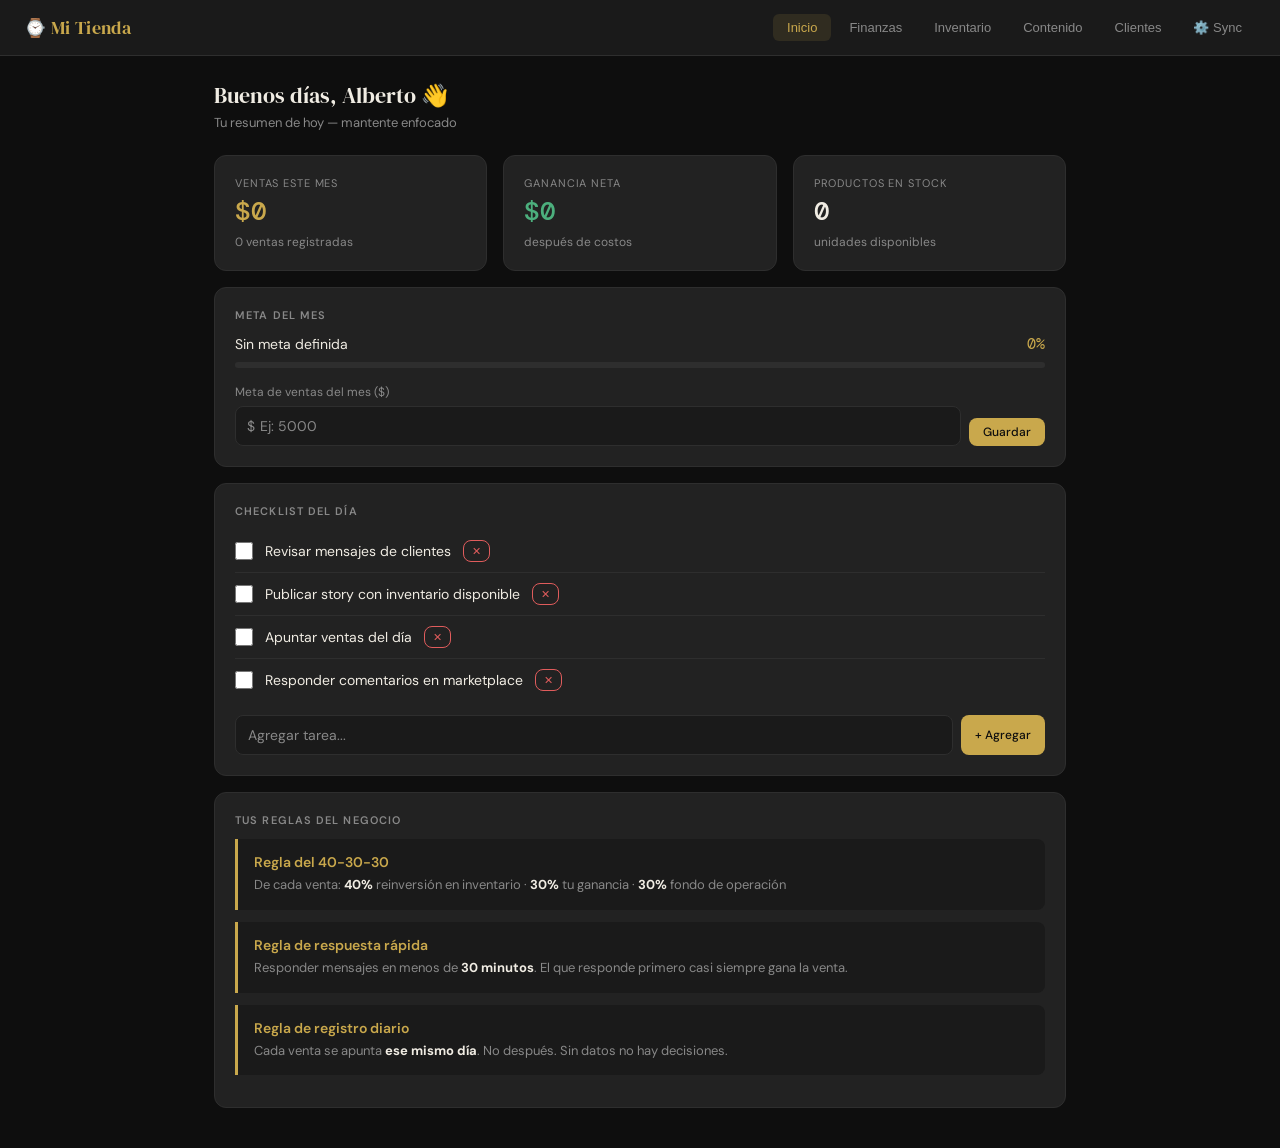
<file: reloj-dashboard.html>
<!DOCTYPE html>
<html lang="es">
<head>
<meta charset="UTF-8">
<meta name="viewport" content="width=device-width, initial-scale=1.0">
<title>Mi Tienda de Relojes</title>
<style>
  @import url('https://fonts.googleapis.com/css2?family=DM+Serif+Display:ital@0;1&family=DM+Sans:wght@300;400;500;600&family=DM+Mono:wght@400;500&display=swap');

  :root {
    --black: #0e0e0e;
    --dark: #1a1a1a;
    --card: #222222;
    --border: #2e2e2e;
    --gold: #c9a84c;
    --gold-dim: #8a6f2e;
    --gold-glow: rgba(201,168,76,0.12);
    --white: #f0ece3;
    --muted: #888;
    --green: #4caf7d;
    --red: #e05c5c;
    --blue: #5c9ee0;
    --purple: #9b7fe8;
  }

  * { box-sizing: border-box; margin: 0; padding: 0; }

  body {
    background: var(--black);
    color: var(--white);
    font-family: 'DM Sans', sans-serif;
    font-size: 15px;
    min-height: 100vh;
  }

  /* NAV */
  nav {
    background: var(--dark);
    border-bottom: 1px solid var(--border);
    padding: 0 24px;
    display: flex;
    align-items: center;
    justify-content: space-between;
    height: 56px;
    position: sticky;
    top: 0;
    z-index: 100;
  }
  .nav-brand {
    font-family: 'DM Serif Display', serif;
    font-size: 18px;
    color: var(--gold);
    letter-spacing: 0.02em;
  }
  .nav-tabs {
    display: flex;
    gap: 4px;
  }
  .nav-tab {
    padding: 6px 14px;
    border-radius: 6px;
    cursor: pointer;
    font-size: 13px;
    font-weight: 500;
    color: var(--muted);
    transition: all 0.2s;
    border: none;
    background: none;
  }
  .nav-tab:hover { color: var(--white); background: var(--border); }
  .nav-tab.active { color: var(--gold); background: var(--gold-glow); }

  /* PAGES */
  .page { display: none; padding: 24px; max-width: 900px; margin: 0 auto; }
  .page.active { display: block; }

  /* SECTION TITLE */
  .section-title {
    font-family: 'DM Serif Display', serif;
    font-size: 22px;
    color: var(--white);
    margin-bottom: 4px;
  }
  .section-sub { color: var(--muted); font-size: 13px; margin-bottom: 24px; }

  /* CARDS */
  .card {
    background: var(--card);
    border: 1px solid var(--border);
    border-radius: 12px;
    padding: 20px;
    margin-bottom: 16px;
  }
  .card-title {
    font-size: 11px;
    font-weight: 600;
    letter-spacing: 0.1em;
    text-transform: uppercase;
    color: var(--muted);
    margin-bottom: 12px;
  }

  /* GRID */
  .grid-2 { display: grid; grid-template-columns: 1fr 1fr; gap: 16px; margin-bottom: 16px; }
  .grid-3 { display: grid; grid-template-columns: 1fr 1fr 1fr; gap: 16px; margin-bottom: 16px; }
  @media(max-width: 600px) {
    .grid-2, .grid-3 { grid-template-columns: 1fr; }
  }

  /* STAT BOXES */
  .stat-box {
    background: var(--card);
    border: 1px solid var(--border);
    border-radius: 12px;
    padding: 20px;
    display: flex;
    flex-direction: column;
    gap: 4px;
  }
  .stat-label { font-size: 11px; text-transform: uppercase; letter-spacing: 0.08em; color: var(--muted); }
  .stat-value { font-family: 'DM Mono', monospace; font-size: 26px; font-weight: 500; color: var(--white); }
  .stat-value.gold { color: var(--gold); }
  .stat-value.green { color: var(--green); }
  .stat-hint { font-size: 12px; color: var(--muted); margin-top: 2px; }

  /* FORM ELEMENTS */
  input, select, textarea {
    background: var(--dark);
    border: 1px solid var(--border);
    border-radius: 8px;
    color: var(--white);
    font-family: 'DM Sans', sans-serif;
    font-size: 14px;
    padding: 10px 12px;
    width: 100%;
    transition: border-color 0.2s;
    outline: none;
  }
  input:focus, select:focus, textarea:focus { border-color: var(--gold); }
  input::placeholder, textarea::placeholder { color: var(--muted); }
  select option { background: var(--dark); }
  label { font-size: 12px; color: var(--muted); margin-bottom: 6px; display: block; }
  .field { margin-bottom: 14px; }

  /* BUTTONS */
  .btn {
    padding: 10px 20px;
    border-radius: 8px;
    font-family: 'DM Sans', sans-serif;
    font-size: 14px;
    font-weight: 500;
    cursor: pointer;
    border: none;
    transition: all 0.2s;
  }
  .btn-gold { background: var(--gold); color: var(--black); }
  .btn-gold:hover { background: #d4b060; }
  .btn-outline { background: transparent; border: 1px solid var(--border); color: var(--muted); }
  .btn-outline:hover { border-color: var(--gold); color: var(--gold); }
  .btn-danger { background: transparent; border: 1px solid var(--red); color: var(--red); font-size: 12px; padding: 6px 12px; }
  .btn-danger:hover { background: rgba(224,92,92,0.1); }
  .btn-sm { padding: 6px 14px; font-size: 12px; }

  /* TABLE / LIST */
  .list-item {
    display: flex;
    align-items: center;
    justify-content: space-between;
    padding: 12px 0;
    border-bottom: 1px solid var(--border);
    gap: 12px;
  }
  .list-item:last-child { border-bottom: none; }
  .list-item-info { flex: 1; }
  .list-item-name { font-size: 14px; font-weight: 500; color: var(--white); }
  .list-item-sub { font-size: 12px; color: var(--muted); margin-top: 2px; }
  .badge {
    font-size: 11px;
    padding: 3px 8px;
    border-radius: 20px;
    font-weight: 500;
  }
  .badge-green { background: rgba(76,175,125,0.15); color: var(--green); }
  .badge-red { background: rgba(224,92,92,0.15); color: var(--red); }
  .badge-gold { background: rgba(201,168,76,0.15); color: var(--gold); }
  .badge-blue { background: rgba(92,158,224,0.15); color: var(--blue); }

  /* MONEY */
  .money { font-family: 'DM Mono', monospace; }
  .money.pos { color: var(--green); }
  .money.neg { color: var(--red); }

  /* PROGRESS BAR */
  .progress-bar { background: var(--border); border-radius: 4px; height: 6px; overflow: hidden; margin-top: 8px; }
  .progress-fill { height: 100%; border-radius: 4px; background: var(--gold); transition: width 0.4s; }

  /* CHECKLIST */
  .check-item {
    display: flex;
    align-items: center;
    gap: 12px;
    padding: 10px 0;
    border-bottom: 1px solid var(--border);
    cursor: pointer;
  }
  .check-item:last-child { border-bottom: none; }
  .check-item input[type=checkbox] {
    width: 18px; height: 18px;
    accent-color: var(--gold);
    cursor: pointer;
    flex-shrink: 0;
  }
  .check-item label {
    margin: 0;
    font-size: 14px;
    color: var(--white);
    cursor: pointer;
  }
  .check-item.done label { text-decoration: line-through; color: var(--muted); }

  /* WEEK CALENDAR */
  .week-grid { display: grid; grid-template-columns: repeat(7, 1fr); gap: 8px; }
  .day-col { display: flex; flex-direction: column; gap: 6px; }
  .day-header { font-size: 11px; font-weight: 600; text-transform: uppercase; letter-spacing: 0.08em; color: var(--muted); text-align: center; margin-bottom: 4px; }
  .day-task {
    background: var(--dark);
    border: 1px solid var(--border);
    border-radius: 6px;
    padding: 7px 8px;
    font-size: 11px;
    color: var(--white);
    text-align: center;
    line-height: 1.4;
    cursor: pointer;
    transition: all 0.2s;
    position: relative;
  }
  .day-task:hover { border-color: var(--gold); }
  .day-task.done { border-color: var(--green); opacity: 0.5; text-decoration: line-through; color: var(--muted); }
  .day-task .task-dot {
    width: 6px; height: 6px;
    border-radius: 50%;
    margin: 0 auto 4px;
  }
  .dot-gold { background: var(--gold); }
  .dot-blue { background: var(--blue); }
  .dot-purple { background: var(--purple); }
  .dot-green { background: var(--green); }

  /* SEPARATOR */
  .sep { height: 1px; background: var(--border); margin: 20px 0; }

  /* ALERT */
  .alert {
    background: var(--gold-glow);
    border: 1px solid var(--gold-dim);
    border-radius: 8px;
    padding: 12px 16px;
    font-size: 13px;
    color: var(--gold);
    margin-bottom: 16px;
  }

  /* RULE BOX */
  .rule-box {
    background: var(--dark);
    border-left: 3px solid var(--gold);
    padding: 14px 16px;
    border-radius: 0 8px 8px 0;
    margin-bottom: 12px;
  }
  .rule-box-title { font-weight: 600; font-size: 14px; margin-bottom: 4px; color: var(--gold); }
  .rule-box-body { font-size: 13px; color: var(--muted); line-height: 1.6; }

  /* EMPTY STATE */
  .empty { text-align: center; padding: 40px 20px; color: var(--muted); font-size: 13px; }
  .empty span { display: block; font-size: 28px; margin-bottom: 8px; }

  /* TABS INSIDE PAGE */
  .inner-tabs { display: flex; gap: 8px; margin-bottom: 20px; border-bottom: 1px solid var(--border); padding-bottom: 12px; }
  .inner-tab { font-size: 13px; font-weight: 500; color: var(--muted); cursor: pointer; padding: 4px 0; border: none; background: none; position: relative; }
  .inner-tab.active { color: var(--gold); }
  .inner-tab.active::after { content: ''; position: absolute; bottom: -13px; left: 0; right: 0; height: 2px; background: var(--gold); }

  .inner-page { display: none; }
  .inner-page.active { display: block; }

  /* CURRENCY INPUT */
  .currency-wrap { position: relative; }
  .currency-wrap::before { content: '$'; position: absolute; left: 12px; top: 50%; transform: translateY(-50%); color: var(--muted); font-size: 14px; z-index: 1; }
  .currency-wrap input { padding-left: 24px; }

  /* Tag */
  .tag { display: inline-flex; align-items: center; gap: 4px; font-size: 11px; }

  /* Divider with text */
  .divider-text { display: flex; align-items: center; gap: 12px; color: var(--muted); font-size: 11px; text-transform: uppercase; letter-spacing: 0.08em; margin: 20px 0; }
  .divider-text::before, .divider-text::after { content: ''; flex: 1; height: 1px; background: var(--border); }

</style>
</head>
<body>

<nav>
  <div class="nav-brand">⌚ Mi Tienda</div>
  <div id="nav-sync-indicator" style="font-size:11px;color:var(--muted);font-family:'DM Mono',monospace;padding:0 8px;display:none;"></div>
  <div class="nav-tabs">
    <button class="nav-tab active" onclick="showPage('inicio')">Inicio</button>
    <button class="nav-tab" onclick="showPage('finanzas')">Finanzas</button>
    <button class="nav-tab" onclick="showPage('inventario')">Inventario</button>
    <button class="nav-tab" onclick="showPage('contenido')">Contenido</button>
    <button class="nav-tab" onclick="showPage('clientes')">Clientes</button>
    <button class="nav-tab" onclick="showPage('config')">⚙️ Sync</button>
  </div>
</nav>

<!-- =================== INICIO =================== -->
<div id="page-inicio" class="page active">
  <div class="section-title">Buenos días, Alberto 👋</div>
  <div class="section-sub">Tu resumen de hoy — mantente enfocado</div>

  <div class="grid-3">
    <div class="stat-box">
      <div class="stat-label">Ventas este mes</div>
      <div class="stat-value gold money" id="stat-ventas-mes">$0</div>
      <div class="stat-hint">0 ventas registradas</div>
    </div>
    <div class="stat-box">
      <div class="stat-label">Ganancia neta</div>
      <div class="stat-value green money" id="stat-ganancia">$0</div>
      <div class="stat-hint">después de costos</div>
    </div>
    <div class="stat-box">
      <div class="stat-label">Productos en stock</div>
      <div class="stat-value" id="stat-stock">0</div>
      <div class="stat-hint">unidades disponibles</div>
    </div>
  </div>

  <!-- Meta del mes -->
  <div class="card">
    <div class="card-title">Meta del mes</div>
    <div style="display:flex;align-items:center;justify-content:space-between;margin-bottom:8px;">
      <span id="meta-label" style="font-size:14px;">Sin meta definida</span>
      <span id="meta-pct" class="money" style="color:var(--gold);font-family:'DM Mono',monospace;">0%</span>
    </div>
    <div class="progress-bar"><div class="progress-fill" id="meta-fill" style="width:0%"></div></div>
    <div style="margin-top:16px;display:flex;gap:8px;align-items:flex-end;">
      <div class="field" style="flex:1;margin:0;">
        <label>Meta de ventas del mes ($)</label>
        <div class="currency-wrap"><input type="number" id="meta-input" placeholder="Ej: 5000" /></div>
      </div>
      <button class="btn btn-gold btn-sm" onclick="guardarMeta()">Guardar</button>
    </div>
  </div>

  <!-- Checklist diario -->
  <div class="card">
    <div class="card-title">Checklist del día</div>
    <div id="checklist-container"></div>
    <div style="margin-top:14px;display:flex;gap:8px;">
      <input type="text" id="new-task" placeholder="Agregar tarea..." style="flex:1;" onkeydown="if(event.key==='Enter')addTask()" />
      <button class="btn btn-gold btn-sm" onclick="addTask()">+ Agregar</button>
    </div>
  </div>

  <!-- Reglas del negocio -->
  <div class="card">
    <div class="card-title">Tus reglas del negocio</div>
    <div class="rule-box">
      <div class="rule-box-title">Regla del 40-30-30</div>
      <div class="rule-box-body">De cada venta: <strong style="color:var(--white)">40%</strong> reinversión en inventario · <strong style="color:var(--white)">30%</strong> tu ganancia · <strong style="color:var(--white)">30%</strong> fondo de operación</div>
    </div>
    <div class="rule-box">
      <div class="rule-box-title">Regla de respuesta rápida</div>
      <div class="rule-box-body">Responder mensajes en menos de <strong style="color:var(--white)">30 minutos</strong>. El que responde primero casi siempre gana la venta.</div>
    </div>
    <div class="rule-box">
      <div class="rule-box-title">Regla de registro diario</div>
      <div class="rule-box-body">Cada venta se apunta <strong style="color:var(--white)">ese mismo día</strong>. No después. Sin datos no hay decisiones.</div>
    </div>
  </div>
</div>

<!-- =================== FINANZAS =================== -->
<div id="page-finanzas" class="page">
  <div class="section-title">Finanzas</div>
  <div class="section-sub">Registra cada movimiento. El dinero que no controlas, desaparece.</div>

  <div class="inner-tabs">
    <button class="inner-tab active" onclick="showInner('fin','registrar')">Registrar</button>
    <button class="inner-tab" onclick="showInner('fin','historial')">Historial</button>
    <button class="inner-tab" onclick="showInner('fin','resumen')">Resumen</button>
  </div>

  <!-- Registrar -->
  <div id="fin-registrar" class="inner-page active">
    <div class="card">
      <div class="card-title">Nuevo movimiento</div>
      <div class="field">
        <label>Tipo</label>
        <select id="fin-tipo">
          <option value="venta">💰 Venta</option>
          <option value="compra">📦 Compra de inventario</option>
          <option value="gasto">💸 Gasto operativo</option>
          <option value="retiro">🏦 Retiro personal</option>
        </select>
      </div>
      <div class="field">
        <label>Descripción</label>
        <input type="text" id="fin-desc" placeholder="Ej: Invicta Pro Diver azul, cliente Juan" />
      </div>
      <div class="grid-2">
        <div class="field">
          <label>Monto ($)</label>
          <div class="currency-wrap"><input type="number" id="fin-monto" placeholder="0.00" /></div>
        </div>
        <div class="field">
          <label>Canal</label>
          <select id="fin-canal">
            <option value="facebook">Facebook Marketplace</option>
            <option value="mercadolibre">MercadoLibre</option>
            <option value="instagram">Instagram</option>
            <option value="directo">Venta directa</option>
            <option value="otro">Otro</option>
          </select>
        </div>
      </div>
      <div class="field">
        <label>Costo del producto (solo si es venta)</label>
        <div class="currency-wrap"><input type="number" id="fin-costo" placeholder="¿Cuánto te costó?" /></div>
      </div>
      <button class="btn btn-gold" onclick="registrarMovimiento()">Registrar movimiento</button>
    </div>

    <div class="alert">
      💡 Después de cada venta, recuerda aplicar el 40-30-30: anota cuánto va a reinversión, cuánto es tuyo, y cuánto al fondo.
    </div>
  </div>

  <!-- Historial -->
  <div id="fin-historial" class="inner-page">
    <div class="card">
      <div class="card-title">Movimientos registrados</div>
      <div id="fin-lista"><div class="empty"><span>📊</span>Sin movimientos aún. Registra tu primera venta.</div></div>
    </div>
  </div>

  <!-- Resumen -->
  <div id="fin-resumen" class="inner-page">
    <div class="grid-2">
      <div class="stat-box">
        <div class="stat-label">Total ventas</div>
        <div class="stat-value gold money" id="res-ventas">$0</div>
      </div>
      <div class="stat-box">
        <div class="stat-label">Ganancia neta</div>
        <div class="stat-value green money" id="res-ganancia">$0</div>
      </div>
      <div class="stat-box">
        <div class="stat-label">Reinversión (40%)</div>
        <div class="stat-value money" id="res-reinversion" style="color:var(--blue)">$0</div>
      </div>
      <div class="stat-box">
        <div class="stat-label">Tu dinero (30%)</div>
        <div class="stat-value money" id="res-personal" style="color:var(--purple)">$0</div>
      </div>
    </div>
    <div class="card">
      <div class="card-title">Ventas por canal</div>
      <div id="res-canales"><div class="empty"><span>📈</span>Sin datos aún</div></div>
    </div>
  </div>
</div>

<!-- =================== INVENTARIO =================== -->
<div id="page-inventario" class="page">
  <div class="section-title">Inventario</div>
  <div class="section-sub">Sabe exactamente qué tienes, cuánto costó y cuánto vale.</div>

  <div class="card">
    <div class="card-title">Agregar producto</div>
    <div class="grid-2">
      <div class="field">
        <label>Modelo / Nombre</label>
        <input type="text" id="inv-nombre" placeholder="Ej: Invicta Pro Diver 8926OB" />
      </div>
      <div class="field">
        <label>Referencia / SKU</label>
        <input type="text" id="inv-sku" placeholder="Ej: INV-8926OB" />
      </div>
      <div class="field">
        <label>Precio de compra ($)</label>
        <div class="currency-wrap"><input type="number" id="inv-costo" placeholder="0.00" /></div>
      </div>
      <div class="field">
        <label>Precio de venta ($)</label>
        <div class="currency-wrap"><input type="number" id="inv-precio" placeholder="0.00" /></div>
      </div>
      <div class="field">
        <label>Cantidad</label>
        <input type="number" id="inv-cantidad" placeholder="1" min="1" />
      </div>
      <div class="field">
        <label>Estado</label>
        <select id="inv-estado">
          <option value="disponible">✅ Disponible</option>
          <option value="reservado">🟡 Reservado</option>
          <option value="vendido">🔴 Vendido</option>
        </select>
      </div>
    </div>
    <button class="btn btn-gold" onclick="agregarProducto()">Agregar al inventario</button>
  </div>

  <div class="card">
    <div class="card-title">Stock actual</div>
    <div id="inv-lista"><div class="empty"><span>📦</span>Sin productos. Agrega tu inventario.</div></div>
  </div>
</div>

<!-- =================== CONTENIDO =================== -->
<div id="page-contenido" class="page">
  <div class="section-title">Contenido</div>
  <div class="section-sub">Tu plan semanal de Instagram. Consistencia es la clave.</div>

  <div class="week-grid" id="week-calendar"></div>

  <div class="sep"></div>

  <div class="card">
    <div class="card-title">Banco de ideas — 20 reels listos para grabar</div>
    <div id="ideas-lista"></div>
  </div>

  <div class="card" style="margin-top:16px;">
    <div class="card-title">Agregar idea propia</div>
    <div style="display:flex;gap:8px;">
      <input type="text" id="new-idea" placeholder="Describe tu idea de reel..." style="flex:1;" onkeydown="if(event.key==='Enter')addIdea()" />
      <button class="btn btn-gold btn-sm" onclick="addIdea()">+ Agregar</button>
    </div>
  </div>
</div>

<!-- =================== CONFIG / SYNC =================== -->
<div id="page-config" class="page">
  <div class="section-title">Sincronización y Respaldo</div>
  <div class="section-sub">Tus datos seguros en Google Sheets y en tu computadora.</div>

  <!-- Status bar -->
  <div class="card" style="display:flex;align-items:center;justify-content:space-between;flex-wrap:wrap;gap:12px;">
    <div>
      <div class="card-title" style="margin-bottom:4px;">Estado</div>
      <div id="sync-status" style="font-size:13px;color:var(--muted);">Sin sincronizar aún</div>
    </div>
    <div style="display:flex;gap:8px;flex-wrap:wrap;align-items:center;">
      <span style="font-size:12px;color:var(--green);background:rgba(76,175,125,0.1);border:1px solid rgba(76,175,125,0.3);padding:4px 10px;border-radius:20px;">⚡ Sync automático activo</span>
      <button class="btn btn-gold btn-sm" onclick="syncToSheets()">⬆ Forzar sync ahora</button>
      <button class="btn btn-outline btn-sm" onclick="loadFromSheets()">⬇ Cargar desde nube</button>
    </div>
  </div>

  <!-- Google Sheets config -->
  <div class="card">
    <div class="card-title">Google Sheets — URL del Script</div>
    <div class="field">
      <label>Pega aquí tu URL de Google Apps Script</label>
      <input type="url" id="script-url-input" placeholder="https://script.google.com/macros/s/..." />
    </div>
    <button class="btn btn-gold btn-sm" onclick="saveScriptUrl()">Guardar URL</button>

    <div class="sep"></div>

    <div class="card-title">Instrucciones de configuración</div>
    <div class="rule-box">
      <div class="rule-box-title">Paso 1 — Crea el Google Sheet</div>
      <div class="rule-box-body">Ve a <strong style="color:var(--white)">sheets.google.com</strong> y crea un nuevo archivo. Nómbralo "Mi Tienda de Relojes". No necesitas crear hojas manualmente, el script las crea solo.</div>
    </div>
    <div class="rule-box">
      <div class="rule-box-title">Paso 2 — Abre Apps Script</div>
      <div class="rule-box-body">Dentro del Sheet ve a <strong style="color:var(--white)">Extensiones → Apps Script</strong>. Borra el código que aparece y pega el código que te dí (archivo <strong style="color:var(--white)">apps-script.gs</strong>).</div>
    </div>
    <div class="rule-box">
      <div class="rule-box-title">Paso 3 — Despliega el script</div>
      <div class="rule-box-body">Clic en <strong style="color:var(--white)">Implementar → Nueva implementación → Aplicación web</strong>. En "Ejecutar como" elige tu cuenta. En "Quién tiene acceso" elige <strong style="color:var(--white)">Cualquier usuario</strong>. Copia la URL que te da y pégala arriba.</div>
    </div>
    <div class="rule-box">
      <div class="rule-box-title">Paso 4 — Autoriza y listo</div>
      <div class="rule-box-body">La primera vez te pedirá autorización. Acepta los permisos con tu cuenta de Google. Después pega la URL aquí y presiona "Guardar en nube" para probar.</div>
    </div>
  </div>

  <!-- JSON Backup -->
  <div class="card">
    <div class="card-title">Respaldo local (JSON)</div>
    <p style="font-size:13px;color:var(--muted);margin-bottom:16px;">Como seguridad extra, puedes exportar todos tus datos como archivo en tu computadora y restaurarlos cuando quieras.</p>
    <div style="display:flex;gap:8px;flex-wrap:wrap;">
      <button class="btn btn-outline" onclick="exportarJSON()">⬇ Exportar respaldo</button>
      <label class="btn btn-outline" style="cursor:pointer;margin:0;">
        ⬆ Importar respaldo
        <input type="file" accept=".json" style="display:none;width:auto;" onchange="importarJSON(event)" />
      </label>
    </div>
  </div>
</div>

<!-- =================== CLIENTES =================== -->
<div id="page-clientes" class="page">
  <div class="section-title">Clientes</div>
  <div class="section-sub">Cada cliente es un activo. Trátalo así.</div>

  <div class="card">
    <div class="card-title">Registrar cliente</div>
    <div class="grid-2">
      <div class="field">
        <label>Nombre</label>
        <input type="text" id="cli-nombre" placeholder="Nombre completo" />
      </div>
      <div class="field">
        <label>Teléfono / WhatsApp</label>
        <input type="text" id="cli-tel" placeholder="+52 " />
      </div>
      <div class="field">
        <label>Canal donde compró</label>
        <select id="cli-canal">
          <option value="facebook">Facebook Marketplace</option>
          <option value="mercadolibre">MercadoLibre</option>
          <option value="instagram">Instagram</option>
          <option value="directo">Directo</option>
        </select>
      </div>
      <div class="field">
        <label>Reloj que compró</label>
        <input type="text" id="cli-producto" placeholder="Modelo del reloj" />
      </div>
    </div>
    <div class="field">
      <label>Notas (intereses, detalles, etc.)</label>
      <textarea id="cli-notas" rows="2" placeholder="Ej: Le interesa también el Pro Diver en negro, cumpleaños en julio..."></textarea>
    </div>
    <button class="btn btn-gold" onclick="registrarCliente()">Guardar cliente</button>
  </div>

  <div class="card">
    <div class="card-title">Tus clientes</div>
    <div id="cli-lista"><div class="empty"><span>👤</span>Sin clientes aún. Registra tu primera venta.</div></div>
  </div>

  <div class="card" style="margin-top:4px;">
    <div class="card-title">Estrategia para conseguir más clientes</div>
    <div class="rule-box">
      <div class="rule-box-title">1 · Optimiza tu marketplace</div>
      <div class="rule-box-body">Fotos limpias, descripción completa (modelo, resistencia al agua, garantía, envío), precio competitivo. El que tiene mejores fotos vende más.</div>
    </div>
    <div class="rule-box">
      <div class="rule-box-title">2 · Pide reseñas siempre</div>
      <div class="rule-box-body">Después de cada venta envía un mensaje: "¿Llegó bien tu reloj? Me ayudaría mucho si dejas una reseña ⭐". Las reseñas generan más ventas que cualquier anuncio.</div>
    </div>
    <div class="rule-box">
      <div class="rule-box-title">3 · Reactivar clientes anteriores</div>
      <div class="rule-box-body">A clientes que ya compraron, mándales un mensaje cuando llegue inventario nuevo. Ya confían en ti — es la venta más fácil.</div>
    </div>
    <div class="rule-box">
      <div class="rule-box-title">4 · Instagram → marketplace</div>
      <div class="rule-box-body">Tu Instagram debe llevar tráfico al marketplace. En cada post menciona que pueden ver más en el link de tu bio.</div>
    </div>
  </div>
</div>

<script>
// =================== STATE ===================
const state = {
  tasks: JSON.parse(localStorage.getItem('tasks') || '[]'),
  movimientos: JSON.parse(localStorage.getItem('movimientos') || '[]'),
  inventario: JSON.parse(localStorage.getItem('inventario') || '[]'),
  clientes: JSON.parse(localStorage.getItem('clientes') || '[]'),
  meta: parseFloat(localStorage.getItem('meta') || '0'),
  weekTasks: JSON.parse(localStorage.getItem('weekTasks') || '{}'),
  ideas: JSON.parse(localStorage.getItem('ideas') || '[]'),
};

// ---- Auto-sync con debounce ----
// Guarda en localStorage de inmediato, sincroniza con Sheets 2s después del último cambio
let _syncTimer = null;

function save(key) {
  localStorage.setItem(key, JSON.stringify(state[key]));
  scheduleAutoSync();
}
function saveMeta() {
  localStorage.setItem('meta', state.meta);
  scheduleAutoSync();
}

function scheduleAutoSync() {
  if (!SCRIPT_URL) return;
  clearTimeout(_syncTimer);
  setSyncStatus('⏳ Guardando...', 'var(--gold)');
  _syncTimer = setTimeout(() => { syncToSheets(); }, 2000);
}

// =================== NAV ===================
function showPage(name) {
  document.querySelectorAll('.page').forEach(p => p.classList.remove('active'));
  document.querySelectorAll('.nav-tab').forEach(t => t.classList.remove('active'));
  document.getElementById('page-' + name).classList.add('active');
  event.target.classList.add('active');
  if (name === 'inicio') renderInicio();
  if (name === 'finanzas') renderFinanzas();
  if (name === 'inventario') renderInventario();
  if (name === 'contenido') renderContenido();
  if (name === 'clientes') renderClientes();
  if (name === 'config') {
    const input = document.getElementById('script-url-input');
    if (input && SCRIPT_URL) input.value = SCRIPT_URL;
    const lastSync = localStorage.getItem('lastSync');
    if (lastSync) setSyncStatus('Última sync: ' + lastSync, 'var(--muted)');
  }
}

function showInner(prefix, name) {
  document.querySelectorAll(`[id^="${prefix}-"]`).forEach(el => {
    if (el.classList.contains('inner-page')) el.classList.remove('active');
  });
  document.querySelectorAll('.inner-tab').forEach(t => t.classList.remove('active'));
  document.getElementById(prefix + '-' + name).classList.add('active');
  event.target.classList.add('active');
  if (name === 'resumen') renderResumen();
  if (name === 'historial') renderHistorial();
}

// =================== INICIO ===================
function renderInicio() {
  // Stats
  const ventas = state.movimientos.filter(m => m.tipo === 'venta');
  const totalVentas = ventas.reduce((a, b) => a + b.monto, 0);
  const totalGanancia = ventas.reduce((a, b) => a + (b.monto - (b.costo || 0)), 0);
  const stock = state.inventario.filter(i => i.estado === 'disponible').reduce((a, b) => a + b.cantidad, 0);

  document.getElementById('stat-ventas-mes').textContent = '$' + totalVentas.toLocaleString();
  document.getElementById('stat-ganancia').textContent = '$' + totalGanancia.toLocaleString();
  document.getElementById('stat-stock').textContent = stock;

  // Meta
  if (state.meta > 0) {
    const pct = Math.min(Math.round((totalVentas / state.meta) * 100), 100);
    document.getElementById('meta-label').textContent = `$${totalVentas.toLocaleString()} de $${state.meta.toLocaleString()} meta`;
    document.getElementById('meta-pct').textContent = pct + '%';
    document.getElementById('meta-fill').style.width = pct + '%';
    document.getElementById('meta-input').value = state.meta;
  }

  // Checklist
  renderChecklist();
}

function guardarMeta() {
  const val = parseFloat(document.getElementById('meta-input').value);
  if (!val || val <= 0) return;
  state.meta = val;
  saveMeta();
  renderInicio();
}

// Default tasks
const defaultTasks = [
  'Revisar mensajes de clientes',
  'Publicar story con inventario disponible',
  'Apuntar ventas del día',
  'Responder comentarios en marketplace',
];

function renderChecklist() {
  const container = document.getElementById('checklist-container');
  if (state.tasks.length === 0) {
    defaultTasks.forEach(t => state.tasks.push({ text: t, done: false, id: Date.now() + Math.random() }));
    save('tasks');
  }
  container.innerHTML = state.tasks.map((t, i) => `
    <div class="check-item ${t.done ? 'done' : ''}" onclick="toggleTask(${i})">
      <input type="checkbox" ${t.done ? 'checked' : ''} onclick="event.stopPropagation();toggleTask(${i})" />
      <label>${t.text}</label>
      <button class="btn btn-danger" style="padding:3px 8px;font-size:11px;" onclick="event.stopPropagation();removeTask(${i})">✕</button>
    </div>
  `).join('');
}

function toggleTask(i) {
  state.tasks[i].done = !state.tasks[i].done;
  save('tasks');
  renderChecklist();
}
function removeTask(i) {
  state.tasks.splice(i, 1);
  save('tasks');
  renderChecklist();
}
function addTask() {
  const input = document.getElementById('new-task');
  if (!input.value.trim()) return;
  state.tasks.push({ text: input.value.trim(), done: false, id: Date.now() });
  input.value = '';
  save('tasks');
  renderChecklist();
}

// =================== FINANZAS ===================
function registrarMovimiento() {
  const tipo = document.getElementById('fin-tipo').value;
  const desc = document.getElementById('fin-desc').value.trim();
  const monto = parseFloat(document.getElementById('fin-monto').value);
  const canal = document.getElementById('fin-canal').value;
  const costo = parseFloat(document.getElementById('fin-costo').value) || 0;

  if (!desc || !monto || monto <= 0) { alert('Completa descripción y monto.'); return; }

  state.movimientos.unshift({ tipo, desc, monto, canal, costo, fecha: new Date().toLocaleDateString('es-MX') });
  save('movimientos');

  document.getElementById('fin-desc').value = '';
  document.getElementById('fin-monto').value = '';
  document.getElementById('fin-costo').value = '';

  renderInicio();
  alert('✅ Movimiento registrado.');
}

function renderHistorial() {
  const lista = document.getElementById('fin-lista');
  if (state.movimientos.length === 0) {
    lista.innerHTML = '<div class="empty"><span>📊</span>Sin movimientos aún.</div>';
    return;
  }
  lista.innerHTML = state.movimientos.map((m, i) => {
    const tipos = { venta: ['badge-green','Venta'], compra: ['badge-blue','Compra'], gasto: ['badge-red','Gasto'], retiro: ['badge-gold','Retiro'] };
    const [cls, label] = tipos[m.tipo] || ['badge-blue', m.tipo];
    const ganancia = m.tipo === 'venta' ? ` · Ganancia: <span class="money pos">$${(m.monto - m.costo).toLocaleString()}</span>` : '';
    return `
      <div class="list-item">
        <div class="list-item-info">
          <div class="list-item-name">${m.desc}</div>
          <div class="list-item-sub">${m.fecha} · ${m.canal}${ganancia}</div>
        </div>
        <span class="badge ${cls}">${label}</span>
        <span class="money ${m.tipo==='venta'?'pos':m.tipo==='retiro'||m.tipo==='gasto'?'neg':''}" style="min-width:70px;text-align:right;">$${m.monto.toLocaleString()}</span>
        <button class="btn btn-danger" onclick="eliminarMov(${i})">✕</button>
      </div>`;
  }).join('');
}

function eliminarMov(i) {
  if (!confirm('¿Eliminar este movimiento?')) return;
  state.movimientos.splice(i, 1);
  save('movimientos');
  renderHistorial();
  renderInicio();
}

function renderResumen() {
  const ventas = state.movimientos.filter(m => m.tipo === 'venta');
  const totalV = ventas.reduce((a, b) => a + b.monto, 0);
  const totalG = ventas.reduce((a, b) => a + (b.monto - (b.costo || 0)), 0);

  document.getElementById('res-ventas').textContent = '$' + totalV.toLocaleString();
  document.getElementById('res-ganancia').textContent = '$' + totalG.toLocaleString();
  document.getElementById('res-reinversion').textContent = '$' + Math.round(totalG * 0.4).toLocaleString();
  document.getElementById('res-personal').textContent = '$' + Math.round(totalG * 0.3).toLocaleString();

  // Por canal
  const canales = {};
  ventas.forEach(v => { canales[v.canal] = (canales[v.canal] || 0) + v.monto; });
  const nombres = { facebook: 'Facebook', mercadolibre: 'MercadoLibre', instagram: 'Instagram', directo: 'Directo', otro: 'Otro' };
  const resCanales = document.getElementById('res-canales');
  if (Object.keys(canales).length === 0) {
    resCanales.innerHTML = '<div class="empty"><span>📈</span>Sin datos aún</div>';
  } else {
    resCanales.innerHTML = Object.entries(canales).map(([k, v]) => `
      <div class="list-item">
        <div class="list-item-name">${nombres[k] || k}</div>
        <span class="money pos">$${v.toLocaleString()}</span>
      </div>`).join('');
  }
}

function renderFinanzas() {
  renderHistorial();
}

// =================== INVENTARIO ===================
function agregarProducto() {
  const nombre = document.getElementById('inv-nombre').value.trim();
  const sku = document.getElementById('inv-sku').value.trim();
  const costo = parseFloat(document.getElementById('inv-costo').value) || 0;
  const precio = parseFloat(document.getElementById('inv-precio').value) || 0;
  const cantidad = parseInt(document.getElementById('inv-cantidad').value) || 1;
  const estado = document.getElementById('inv-estado').value;

  if (!nombre) { alert('Escribe el nombre del producto.'); return; }

  state.inventario.unshift({ nombre, sku, costo, precio, cantidad, estado, fecha: new Date().toLocaleDateString('es-MX') });
  save('inventario');

  ['inv-nombre','inv-sku','inv-costo','inv-precio','inv-cantidad'].forEach(id => document.getElementById(id).value = '');
  document.getElementById('inv-estado').value = 'disponible';

  renderInventario();
}

function renderInventario() {
  const lista = document.getElementById('inv-lista');
  if (state.inventario.length === 0) {
    lista.innerHTML = '<div class="empty"><span>📦</span>Sin productos aún.</div>';
    return;
  }
  lista.innerHTML = state.inventario.map((p, i) => {
    const margen = p.precio && p.costo ? Math.round(((p.precio - p.costo) / p.precio) * 100) : 0;
    const estados = { disponible: 'badge-green', reservado: 'badge-gold', vendido: 'badge-red' };
    const etiquetas = { disponible: 'Disponible', reservado: 'Reservado', vendido: 'Vendido' };
    return `
      <div class="list-item">
        <div class="list-item-info">
          <div class="list-item-name">${p.nombre} ${p.sku ? '<span style="color:var(--muted);font-size:12px;">· ' + p.sku + '</span>' : ''}</div>
          <div class="list-item-sub">Costo: $${p.costo.toLocaleString()} · Venta: $${p.precio.toLocaleString()} · Margen: ${margen}% · Qty: ${p.cantidad}</div>
        </div>
        <span class="badge ${estados[p.estado]}">${etiquetas[p.estado]}</span>
        <button class="btn btn-danger" onclick="eliminarProducto(${i})">✕</button>
      </div>`;
  }).join('');

  // Update stat
  const stock = state.inventario.filter(i => i.estado === 'disponible').reduce((a, b) => a + b.cantidad, 0);
  const el = document.getElementById('stat-stock');
  if (el) el.textContent = stock;
}

function eliminarProducto(i) {
  if (!confirm('¿Eliminar este producto?')) return;
  state.inventario.splice(i, 1);
  save('inventario');
  renderInventario();
}

// =================== CONTENIDO ===================
const weekPlan = [
  { day: 'LUN', tasks: [{ text: 'Grabar 2-3 reels en batch', color: 'dot-gold' }] },
  { day: 'MAR', tasks: [{ text: 'Editar & programar reels', color: 'dot-blue' }] },
  { day: 'MIÉ', tasks: [{ text: 'Foto de producto + caption', color: 'dot-purple' }] },
  { day: 'JUE', tasks: [{ text: 'Stories: inventario y encuesta', color: 'dot-green' }] },
  { day: 'VIE', tasks: [{ text: 'Stories: precio y disponibilidad', color: 'dot-green' }] },
  { day: 'SÁB', tasks: [{ text: 'Reel elaborado o unboxing', color: 'dot-gold' }] },
  { day: 'DOM', tasks: [{ text: 'Planear contenido semana siguiente', color: 'dot-blue' }] },
];

const ideasBase = [
  { text: '"El reloj más vendido de mi tienda"', nivel: '🟢', done: false },
  { text: '"Este reloj por $X — ¿caro o barato?"', nivel: '🟢', done: false },
  { text: 'Unboxing express', nivel: '🟢', done: false },
  { text: '"3 cosas que no sabías del Invicta"', nivel: '🟢', done: false },
  { text: 'Reloj en la muñeca, outfit del día', nivel: '🟢', done: false },
  { text: '"Me llegó esto hoy" — inventario nuevo', nivel: '🟢', done: false },
  { text: 'Comparativa: 2 modelos ¿cuál te llevas?', nivel: '🟢', done: false },
  { text: '"El Invicta que parece de $500 y cuesta $X"', nivel: '🟡', done: false },
  { text: '"¿Vale la pena comprar Invicta?"', nivel: '🟡', done: false },
  { text: 'Antes y después — limpieza de reloj', nivel: '🟡', done: false },
  { text: '"El reloj ideal según tu presupuesto"', nivel: '🟡', done: false },
  { text: 'POV: estás eligiendo tu primer Invicta', nivel: '🟡', done: false },
  { text: 'Top 3 Invicta para regalo', nivel: '🟡', done: false },
  { text: '"Lo que nadie te dice antes de comprar un Invicta"', nivel: '🟡', done: false },
  { text: 'Mini historia: cómo empecé la tienda', nivel: '🔴', done: false },
  { text: '"Un día en mi tienda" — detrás de cámaras', nivel: '🔴', done: false },
  { text: 'Testimonio de cliente feliz', nivel: '🔴', done: false },
  { text: 'Reel de producto cinematográfico (sin hablar)', nivel: '🔴', done: false },
  { text: '"Armé mi colección con $X"', nivel: '🔴', done: false },
  { text: 'Respondo las preguntas más frecuentes', nivel: '🔴', done: false },
];

function renderContenido() {
  // Week
  const cal = document.getElementById('week-calendar');
  cal.innerHTML = weekPlan.map(d => `
    <div class="day-col">
      <div class="day-header">${d.day}</div>
      ${d.tasks.map(t => {
        const key = `week-${d.day}-${t.text}`;
        const done = state.weekTasks[key];
        return `<div class="day-task ${done ? 'done' : ''}" onclick="toggleWeekTask('${key}', this)">
          <div class="task-dot ${t.color}"></div>${t.text}
        </div>`;
      }).join('')}
      <div class="day-task dot-green" style="font-size:10px;" onclick="toggleWeekTask('stories-${d.day}', this)">
        <div class="task-dot dot-green"></div>Stories diarias
      </div>
    </div>
  `).join('');

  // Ideas
  if (state.ideas.length === 0) {
    state.ideas.push(...ideasBase);
    save('ideas');
  }
  renderIdeas();
}

function toggleWeekTask(key, el) {
  state.weekTasks[key] = !state.weekTasks[key];
  localStorage.setItem('weekTasks', JSON.stringify(state.weekTasks));
  el.classList.toggle('done');
}

function renderIdeas() {
  const lista = document.getElementById('ideas-lista');
  lista.innerHTML = state.ideas.map((idea, i) => `
    <div class="check-item ${idea.done ? 'done' : ''}">
      <input type="checkbox" ${idea.done ? 'checked' : ''} onchange="toggleIdea(${i})" />
      <label onclick="toggleIdea(${i})">${idea.nivel || '💡'} ${idea.text}</label>
      <button class="btn btn-danger" onclick="removeIdea(${i})">✕</button>
    </div>
  `).join('');
}

function toggleIdea(i) {
  state.ideas[i].done = !state.ideas[i].done;
  save('ideas');
  renderIdeas();
}
function removeIdea(i) {
  state.ideas.splice(i, 1);
  save('ideas');
  renderIdeas();
}
function addIdea() {
  const input = document.getElementById('new-idea');
  if (!input.value.trim()) return;
  state.ideas.push({ text: input.value.trim(), nivel: '💡', done: false });
  input.value = '';
  save('ideas');
  renderIdeas();
}

// =================== CLIENTES ===================
function registrarCliente() {
  const nombre = document.getElementById('cli-nombre').value.trim();
  const tel = document.getElementById('cli-tel').value.trim();
  const canal = document.getElementById('cli-canal').value;
  const producto = document.getElementById('cli-producto').value.trim();
  const notas = document.getElementById('cli-notas').value.trim();

  if (!nombre) { alert('Escribe el nombre del cliente.'); return; }

  state.clientes.unshift({ nombre, tel, canal, producto, notas, fecha: new Date().toLocaleDateString('es-MX') });
  save('clientes');

  ['cli-nombre','cli-tel','cli-producto','cli-notas'].forEach(id => document.getElementById(id).value = '');
  renderClientes();
}

function renderClientes() {
  const lista = document.getElementById('cli-lista');
  if (state.clientes.length === 0) {
    lista.innerHTML = '<div class="empty"><span>👤</span>Sin clientes aún.</div>';
    return;
  }
  const nombres = { facebook: 'Facebook', mercadolibre: 'MercadoLibre', instagram: 'Instagram', directo: 'Directo' };
  lista.innerHTML = state.clientes.map((c, i) => `
    <div class="list-item">
      <div class="list-item-info">
        <div class="list-item-name">${c.nombre} ${c.tel ? '<span style="color:var(--muted);font-size:12px;">· ' + c.tel + '</span>' : ''}</div>
        <div class="list-item-sub">${c.producto || 'Sin producto registrado'} · ${c.fecha}${c.notas ? ' · ' + c.notas : ''}</div>
      </div>
      <span class="badge badge-blue">${nombres[c.canal] || c.canal}</span>
      <button class="btn btn-danger" onclick="eliminarCliente(${i})">✕</button>
    </div>
  `).join('');
}

function eliminarCliente(i) {
  if (!confirm('¿Eliminar este cliente?')) return;
  state.clientes.splice(i, 1);
  save('clientes');
  renderClientes();
}

// =================== GOOGLE SHEETS SYNC ===================
let SCRIPT_URL = localStorage.getItem('scriptUrl') || '';

function setSyncStatus(msg, color) {
  const el = document.getElementById('sync-status');
  if (el) { el.textContent = msg; el.style.color = color || 'var(--muted)'; }
  // Also update the nav indicator (visible from any tab)
  const nav = document.getElementById('nav-sync-indicator');
  if (nav) {
    nav.textContent = msg;
    nav.style.color = color || 'var(--muted)';
    nav.style.display = 'block';
  }
}

async function syncToSheets() {
  if (!SCRIPT_URL) { alert('Primero configura tu URL de Google Apps Script en Configuración.'); return; }
  setSyncStatus('⏳ Sincronizando...', 'var(--gold)');
  try {
    // Usamos GET con payload en base64 para evitar CORS preflight (compatible con GitHub Pages)
    const data = {
      movimientos: state.movimientos,
      inventario: state.inventario,
      clientes: state.clientes,
      meta: state.meta,
    };
    const encoded = btoa(unescape(encodeURIComponent(JSON.stringify(data))));
    const url = SCRIPT_URL + '?action=saveAll&d=' + encodeURIComponent(encoded);
    const res = await fetch(url);
    const json = await res.json();
    if (json.status === 'ok') {
      const now = new Date().toLocaleTimeString('es-MX');
      setSyncStatus('✅ Sincronizado · ' + now, 'var(--green)');
      localStorage.setItem('lastSync', now);
    } else {
      setSyncStatus('⚠️ Error: ' + (json.msg || 'desconocido'), 'var(--red)');
    }
  } catch (e) {
    setSyncStatus('⚠️ Sin conexión o URL incorrecta', 'var(--red)');
  }
}

async function loadFromSheets() {
  if (!SCRIPT_URL) { alert('Primero configura tu URL de Google Apps Script en Configuración.'); return; }
  setSyncStatus('⏳ Cargando desde la nube...', 'var(--gold)');
  try {
    const res = await fetch(SCRIPT_URL + '?action=loadAll');
    const json = await res.json();
    if (json.status === 'ok') {
      if (json.data.movimientos && json.data.movimientos.length) state.movimientos = json.data.movimientos;
      if (json.data.inventario  && json.data.inventario.length)  state.inventario  = json.data.inventario;
      if (json.data.clientes    && json.data.clientes.length)    state.clientes    = json.data.clientes;
      if (json.data.meta) state.meta = parseFloat(json.data.meta) || 0;
      ['movimientos','inventario','clientes'].forEach(k => save(k));
      localStorage.setItem('meta', state.meta);
      const now = new Date().toLocaleTimeString('es-MX');
      setSyncStatus('✅ Datos cargados · ' + now, 'var(--green)');
      localStorage.setItem('lastSync', now);
      renderInicio();
    } else {
      setSyncStatus('⚠️ No se encontraron datos en la nube', 'var(--red)');
    }
  } catch (e) {
    setSyncStatus('⚠️ Sin conexión o URL incorrecta', 'var(--red)');
  }
}

function saveScriptUrl() {
  const url = document.getElementById('script-url-input').value.trim();
  if (!url.startsWith('https://')) { alert('La URL debe empezar con https://'); return; }
  SCRIPT_URL = url;
  localStorage.setItem('scriptUrl', url);
  document.getElementById('script-url-input').value = url;
  setSyncStatus('URL guardada. Listo para sincronizar.', 'var(--green)');
  alert('✅ URL guardada. Ya puedes sincronizar.');
}

// =================== JSON BACKUP ===================
function exportarJSON() {
  const data = {
    exportado: new Date().toISOString(),
    movimientos: state.movimientos,
    inventario: state.inventario,
    clientes: state.clientes,
    meta: state.meta,
    ideas: state.ideas,
  };
  const blob = new Blob([JSON.stringify(data, null, 2)], { type: 'application/json' });
  const a = document.createElement('a');
  a.href = URL.createObjectURL(blob);
  a.download = 'respaldo-tienda-' + new Date().toISOString().slice(0,10) + '.json';
  a.click();
}

function importarJSON(e) {
  const file = e.target.files[0];
  if (!file) return;
  const reader = new FileReader();
  reader.onload = (ev) => {
    try {
      const data = JSON.parse(ev.target.result);
      if (data.movimientos) state.movimientos = data.movimientos;
      if (data.inventario) state.inventario = data.inventario;
      if (data.clientes) state.clientes = data.clientes;
      if (data.meta) state.meta = data.meta;
      if (data.ideas) state.ideas = data.ideas;
      ['movimientos','inventario','clientes','ideas'].forEach(k => save(k));
      saveMeta();
      renderInicio();
      alert('✅ Datos restaurados correctamente.');
    } catch {
      alert('❌ Archivo inválido. Asegúrate de que sea un respaldo de esta app.');
    }
  };
  reader.readAsText(file);
}

// =================== INIT ===================
renderInicio();

// Load saved URL
if (SCRIPT_URL) {
  const input = document.getElementById('script-url-input');
  if (input) input.value = SCRIPT_URL;
  const lastSync = localStorage.getItem('lastSync');
  if (lastSync) setSyncStatus('Última sync: ' + lastSync, 'var(--muted)');
}
</script>
</body>
</html>
</file>
<file: css/catalogo/base.css>
/* 1. Tipografias de la marca: Syne (titulos) + Jost (subtitulos y textos). Se cargan con <link> en cada
     pagina (catalogo, legal, preguntas, guia, 404): con @import aqui el navegador las pedia tarde. */

  :root{
    --font-titulo:'Syne','Jost',Arial,sans-serif;
    --font-texto:'Jost','Futura',Arial,sans-serif;
    /* Escala de tamanos (tomada de tagheuer.com; es fija, igual en PC y celular) */
    --fs-titulo:22px;    /* titulos principales: portada, listado, generos, favoritos, nombre del reloj */
    --fs-titulo-2:18px;  /* titulos de paneles: Filtros, Ordenar por */
    --fs-seccion:14px;   /* titulos pequenos de seccion */
    --fs-texto:13px;     /* parrafos y descripciones */
    --fs-etiqueta:12px;  /* etiquetas, nombres, precios, botones */
    --gris-texto:#6a6a6a;
    /* Colores de las etiquetas de estado */
    --estado-disponible:#067647;  /* verde */
    --estado-transito:#b98900;    /* amarillo (oscurecido para que se lea sobre blanco) */
    --estado-pedido:#d0021b;      /* rojo */
    --bg:#f7f7f8;--card:#ffffff;--border:#ececef;--border2:#dedee2;
    --black:#09090b;--text:#18181b;--muted:#71717a;--muted2:#a1a1aa;
    --green:#067647;--green-bg:rgba(6,118,71,0.08);
    --blue:#24405f;--blue-bg:rgba(36,64,95,0.08);
    --bronze:#8a6d3a;--bronze-bg:rgba(138,109,58,0.10);
    --gray:#3f3f46;--gray-bg:rgba(63,63,70,0.08);
    --slate:#475569;--slate-bg:rgba(71,85,105,0.09);
    --red:#7a2e3a;--red-bg:rgba(122,46,58,0.08);
    --r-lg:14px;--r-md:9px;--r-pill:999px;
    --shadow:0 1px 2px rgba(9,9,11,0.04),0 1px 3px rgba(9,9,11,0.03);
    --shadow-lg:0 8px 24px -6px rgba(9,9,11,0.10),0 2px 6px rgba(9,9,11,0.05);
    --shadow-xl:0 24px 48px -12px rgba(9,9,11,0.20),0 4px 12px rgba(9,9,11,0.08);
    --ease:cubic-bezier(0.32,0.72,0,1);--fast:140ms;--base:220ms;
  }
  
  *{box-sizing:border-box;margin:0;padding:0;}
  /* campos y botones usan la letra de la pagina (el navegador por defecto pone la del sistema) */
  button,input,select,textarea{font-family:var(--font-texto);}
  input::placeholder{font-family:var(--font-texto);}
  input[type=search]{-webkit-appearance:none;appearance:none;}
  input[type=search]::-webkit-search-cancel-button{-webkit-appearance:none;}

  /* 2. Asignación de la fuente a toda la página (body) */
  body {
    background: var(--bg);
    color: var(--text);
    font-family: var(--font-texto);
    font-size: 15px;
    line-height: 1.5;
    -webkit-font-smoothing: antialiased;
  }
  .fav-count {
    font-size: 10px;
    font-weight: 600;
    color: #24405f; /* Un tono azul oscuro elegante similar a la imagen */
    position: absolute;
    bottom: -2px;
    right: -4px;
    background: #ffffff;
    padding: 0 3px;
    border-radius: 10px;
  }

  header { background: #ffffff; border-bottom: 1px solid var(--border); padding-top: env(safe-area-inset-top,0px); position: relative; }
  /* barra negra fina encima del encabezado */
  .barra-aviso { display: flex; align-items: center; justify-content: center; height: 32px; padding: 0 16px; background: var(--black); color: #fff; font-size: 11px; font-weight: 500; letter-spacing: .14em; text-transform: uppercase; }
  .header-top { display: flex; align-items: center; justify-content: space-between; padding: 16px 24px; max-width: 1200px; margin: 0 auto; }
  .header-left, .header-right { display: flex; align-items: center; gap: 20px; flex: 1; }
  .header-right { justify-content: flex-end; }
  .header-center { flex: 1; display: flex; justify-content: center; }
  .header-center img { height: 26px; filter: invert(1); } 

  .menu-btn, .icon-btn { background: none; border: none; cursor: pointer; color: #333; display: flex; align-items: center; justify-content: center; padding: 4px; transition: color var(--fast) var(--ease); }
  .menu-btn:hover, .icon-btn:hover { color: var(--black); }
  .desktop-link { font-size: var(--fs-etiqueta); font-weight: 500; letter-spacing: 1px; color: #555; cursor: pointer; text-decoration: none; }
  .desktop-link:hover { color: var(--black); }

  .header-bottom { display: flex; justify-content: center; gap: 32px; padding: 0 24px 16px; max-width: 1200px; margin: 0 auto; }
  .header-bottom a { text-decoration: none; font-size: var(--fs-etiqueta); font-weight: 500; letter-spacing: 1px; color: #555; transition: color var(--fast) var(--ease), border-color var(--fast) var(--ease); border-bottom: 1px solid transparent; padding-bottom: 2px; }
  .header-bottom a:hover { color: var(--black); border-bottom: 1px solid var(--black); }

  /* Clases para controlar qué se ve en PC vs Celular */
  .mobile-only { display: none !important; }

  /* Ajustes para dispositivos móviles */
  @media (max-width: 820px) {
    .desktop-only, .desktop-link { display: none !important; }
    .mobile-only { display: flex !important; }
    .header-left, .header-right { gap: 12px; }
    .header-top { padding: 14px 16px; }
  }

  /* Movimiento reducido (ajuste del telefono/computadora): se quitan los desplazamientos y escalas de las
     apariciones; se conserva el fundido, que ayuda a entender el cambio sin marear */
  @media (prefers-reduced-motion: reduce){
    .gen-reveal{transform:none !important;transition:opacity .3s var(--ease) !important;}
    .dest-track.anim{transition-duration:.01s !important;}
    .search-panel{transform:none !important;}
  }

  /* Rendimiento al deslizar (sobre todo en iPhone): las fotos usan mix-blend-mode para fundirse con el gris;
     "isolation" hace que esa mezcla se calcule solo dentro de su recuadro y no contra toda la pagina. */
  .card-foto,.dest-foto,.prod-foto,.par-foto,.bs-card,.bs-marco,.mc-marco,.fav-fila-marco{isolation:isolate;}

  /* Tienda > Control: aviso de vacaciones y franja del enlace de vista previa */
  .aviso-vacaciones{padding:10px 16px;background:#fff4e5;color:#7a4b00;font-size:13px;line-height:1.45;text-align:center;border-bottom:1px solid #f5d9a8;}
  .vac-nota{margin:0 0 10px;padding:8px 12px;background:#fff4e5;color:#7a4b00;font-size:12.5px;line-height:1.45;border-radius:8px;}
  .franja-vista-previa{position:fixed;left:0;right:0;bottom:0;z-index:500;padding:10px 16px calc(10px + env(safe-area-inset-bottom,0px));background:#09090b;color:#fff;font-size:12.5px;text-align:center;letter-spacing:.02em;}
</file>
<file: css/catalogo/tarjetas.css>
.sub{color:rgba(255,255,255,0.5);font-size:12px;margin-top:6px;letter-spacing:0.02em;}
  .wrap{max-width:1080px;margin:0 auto;padding:22px 18px 70px;}
  .search-wrap{margin-bottom:14px;}
  .search-wrap input{width:100%;background:var(--card);border:1px solid var(--border2);border-radius:var(--r-pill);padding:12px 18px;font-family:inherit;font-size:14px;color:var(--text);outline:none;transition:border-color var(--fast) var(--ease),box-shadow var(--fast) var(--ease);}
  .search-wrap input:focus{border-color:var(--black);box-shadow:0 0 0 3px rgba(9,9,11,0.07);}

  .filtros-wrap{display:flex;flex-wrap:wrap;gap:8px 10px;align-items:center;margin-bottom:20px;}
  .chip-row{display:flex;flex-wrap:wrap;gap:8px;}
  .chip{background:var(--card);border:1px solid var(--border2);color:var(--muted);font-size:12.5px;font-weight:700;padding:7px 14px;border-radius:var(--r-pill);cursor:pointer;font-family:inherit;transition:background var(--fast) var(--ease),color var(--fast) var(--ease),border-color var(--fast) var(--ease);white-space:nowrap;}
  .chip:hover{border-color:var(--muted2);color:var(--black);}
  .chip.active{background:var(--black);color:#fff;border-color:var(--black);}
  .orden-select{margin-left:auto;background:var(--card);border:1px solid var(--border2);color:var(--text);font-size:12.5px;font-weight:500;padding:8px 14px;border-radius:var(--r-pill);font-family:inherit;cursor:pointer;outline:none;}

  .grid{display:grid;grid-template-columns:repeat(auto-fill,minmax(220px,1fr));gap:16px;}
  .grid.compacta{grid-template-columns:repeat(2,1fr);gap:10px;}
  .grid.compacta .card-info{padding:9px 10px;}
  .grid.compacta .card-nombre{font-size:12px;line-height:1.25;}
  .grid.compacta .card-sub{font-size:10.5px;}
  .grid.compacta .card-precio{font-size:13.5px;margin-top:5px;}
  .grid.compacta .card-cotizar{font-size:10px;padding:6px 8px;margin-top:5px;}
  .grid.compacta .badge-tag{font-size:9.5px;padding:4px 8px;top:7px;left:7px;}
  .toggle-vista{display:none;align-items:center;justify-content:center;width:38px;height:38px;border-radius:var(--r-md);border:1px solid var(--border2);background:var(--card);cursor:pointer;flex-shrink:0;color:var(--muted);transition:background var(--fast) var(--ease),color var(--fast) var(--ease);}
  .toggle-vista:active{transform:scale(0.94);}
  .toggle-vista.on{background:var(--black);color:#fff;border-color:var(--black);}
  .toggle-vista svg{width:17px;height:17px;}
  @media(max-width:639px){ .toggle-vista{display:flex;} }
  .card{background:var(--card);border:1px solid var(--border);border-radius:var(--r-lg);overflow:hidden;cursor:pointer;box-shadow:var(--shadow);}
  @media (prefers-reduced-motion: no-preference){
    .card{opacity:0;transform:translateY(16px);transition:opacity .5s var(--ease), transform .5s var(--ease), box-shadow var(--fast) var(--ease);}
    .card.visible{opacity:1;transform:translateY(0);}
  }
  @media (hover:hover) and (pointer:fine){ .card:not(.skeleton-card):hover{box-shadow:var(--shadow-lg);transform:translateY(-2px);} }
  .card:not(.skeleton-card):active{transform:scale(0.99);}
  .card-foto{position:relative;width:100%;aspect-ratio:1/1;background:var(--bg);display:flex;align-items:center;justify-content:center;overflow:hidden;}
  @media (hover:hover) and (pointer:fine){
    .card-foto img{transition:transform 0.45s var(--ease);}
    .card:hover .card-foto img{transform:scale(1.07);}
  }
  .btn-favorito{position:absolute;top:10px;right:10px;width:32px;height:32px;border-radius:50%;background:rgba(255,255,255,0.85);backdrop-filter:blur(4px);-webkit-backdrop-filter:blur(4px);border:none;display:flex;align-items:center;justify-content:center;cursor:pointer;color:var(--muted2);box-shadow:0 2px 6px rgba(9,9,11,0.16);transition:transform var(--fast) var(--ease),color var(--fast) var(--ease);z-index:5;}
  .btn-favorito svg{width:16px;height:16px;}
  .btn-favorito:active{transform:scale(0.85);}
  .btn-favorito.activo{color:#e0245e;}
  .btn-favorito.activo svg{animation:favPop 0.35s var(--ease);}
  @keyframes favPop{0%{transform:scale(0.7);}50%{transform:scale(1.3);}100%{transform:scale(1);}}
  .grid.compacta .btn-favorito{width:25px;height:25px;top:6px;right:6px;}
  .grid.compacta .btn-favorito svg{width:12px;height:12px;}
  .grid{transition:opacity .18s var(--ease);}
  .grid.vista-cambiando{opacity:0;}
  .btn-fav-header{display:none;align-items:center;justify-content:center;gap:6px;height:38px;padding:0 13px;border-radius:var(--r-pill);border:1px solid var(--border2);background:var(--card);cursor:pointer;flex-shrink:0;color:var(--muted);font-family:inherit;font-size:13px;font-weight:600;transition:background var(--fast) var(--ease),color var(--fast) var(--ease),transform var(--fast) var(--ease);}
  .btn-fav-header.mostrar{display:flex;}
  .btn-fav-header:active{transform:scale(0.95);}
  .btn-fav-header svg{width:15px;height:15px;color:#e0245e;}
</file>
<file: css/catalogo/paneles.css>
/* === PANEL LATERAL DE FAVORITOS (estilo Omega) === */
  #modal-favoritos,#panel-cuenta{position:fixed;top:var(--header-h,99px);left:0;right:0;bottom:0;z-index:149;display:flex;justify-content:flex-end;background:rgba(9,9,11,0.38);opacity:0;visibility:hidden;pointer-events:none;transition:opacity .35s var(--ease),visibility 0s linear .45s;}
  #modal-favoritos.open,#panel-cuenta.open{opacity:1;visibility:visible;pointer-events:auto;transition:opacity .35s var(--ease),visibility 0s;}
  .fav-drawer{position:relative;display:flex;flex-direction:column;width:min(47vw,680px);min-width:440px;height:100%;background:var(--bg);box-shadow:-14px 0 40px -14px rgba(9,9,11,0.28);transform:translateX(100%);transition:transform .45s var(--ease);}
  #modal-favoritos.open .fav-drawer,#panel-cuenta.open .fav-drawer{transform:translateX(0);}
  .fav-head{display:flex;align-items:baseline;flex-wrap:wrap;gap:4px 12px;padding:42px 96px 0 40px;}
  .fav-titulo{font-family:var(--font-titulo);font-size:var(--fs-titulo);font-weight:800;letter-spacing:.01em;text-transform:uppercase;color:var(--black);line-height:24px;}
  .fav-cuenta{font-size:var(--fs-etiqueta);font-weight:400;color:var(--muted);}
  .fav-cerrar{position:absolute;top:16px;right:24px;width:48px;height:48px;border-radius:50%;border:1px solid var(--border2);background:#fff;color:var(--black);display:flex;align-items:center;justify-content:center;cursor:pointer;transition:background var(--fast) var(--ease),border-color var(--fast) var(--ease),transform var(--fast) var(--ease);}
  .fav-cerrar:hover{background:var(--black);border-color:var(--black);color:#fff;}
  .fav-cerrar:active{transform:scale(0.92);}
  .fav-cerrar svg{width:18px;height:18px;}
  .fav-body{flex:1;overflow-y:auto;overscroll-behavior:contain;padding:34px 40px 24px;}
  .fav-foot{padding:24px 40px calc(24px + env(safe-area-inset-bottom,0px));border-top:1px solid var(--border2);background:var(--bg);}
  .fav-foot .btn-wa{margin:0;border-radius:0;padding:18px;font-size:var(--fs-etiqueta);font-weight:500;letter-spacing:.08em;text-transform:uppercase;}
  /* === PANEL DE CUENTA (estilo Omega) === */
  .cta-seccion{margin:0;}
  .cta-titulo{font-size:var(--fs-seccion);font-weight:600;letter-spacing:.02em;text-transform:uppercase;color:var(--black);margin-bottom:26px;}
  .cta-campo{position:relative;margin-bottom:22px;}
  .cta-campo input{width:100%;height:50px;background:#fff;border:1px solid var(--border2);border-radius:0;padding:18px 16px 0;font-family:inherit;font-size:16px;color:var(--black);outline:none;transition:border-color var(--fast) var(--ease),box-shadow var(--fast) var(--ease);}
  .cta-campo input:focus{border-color:var(--black);box-shadow:0 0 0 1px var(--black);}
  .cta-campo label{position:absolute;left:16px;top:25px;transform:translateY(-50%);transform-origin:0 50%;font-size:14px;color:var(--gris-texto);pointer-events:none;transition:transform .18s var(--ease);}
  .cta-campo label b{font-weight:500;color:var(--black);}
  .cta-campo input:focus + label,.cta-campo input:not(:placeholder-shown) + label{transform:translateY(calc(-50% - 10px)) scale(.82);}
  .cta-fila{display:flex;align-items:center;gap:26px;flex-wrap:wrap;}
  .cta-btn{display:inline-flex;align-items:center;justify-content:center;min-width:120px;padding:16px 28px;font-family:inherit;font-size:var(--fs-etiqueta);font-weight:600;letter-spacing:.08em;text-transform:uppercase;cursor:pointer;border:1px solid var(--black);transition:background-color .25s var(--ease),color .25s var(--ease),transform .12s var(--ease);}
  .cta-btn.primario{background:var(--black);color:#fff;}
  .cta-btn.primario:hover{background:#fff;color:var(--black);}
  .cta-btn.secundario{background:#fff;color:var(--black);border-color:var(--border2);}
  .cta-btn.secundario:hover{background:var(--black);color:#fff;border-color:var(--black);}
  .cta-btn:active{transform:scale(0.97);}
  .cta-link{font-family:inherit;font-size:var(--fs-etiqueta);font-weight:500;color:var(--black);background:none;border:none;border-bottom:1px solid var(--border2);padding:0 0 2px;cursor:pointer;text-decoration:none;transition:border-color var(--fast) var(--ease);}
  .cta-link:hover{border-bottom-color:var(--black);}
  .cta-sep{border:none;border-top:1px solid var(--border2);margin:40px 0;}
  .cta-texto{font-size:var(--fs-texto);line-height:20px;color:var(--gris-texto);margin-bottom:26px;max-width:46ch;}
  @media (max-width:820px){
    .cta-sep{margin:32px 0;}
  }

  /* === MENU DEL CELULAR (estilo TAG Heuer) === */
  .menu-movil{position:fixed;top:var(--header-h,60px);left:0;right:0;bottom:0;z-index:149;background:#fff;overflow-y:auto;overscroll-behavior:contain;opacity:0;visibility:hidden;transform:translateY(-8px);transition:opacity .25s var(--ease),transform .3s var(--ease),visibility 0s linear .3s;}
  .menu-movil.open{opacity:1;visibility:visible;transform:none;transition:opacity .25s var(--ease),transform .3s var(--ease),visibility 0s;}
  .mm-cuerpo{padding:14px 20px calc(40px + env(safe-area-inset-bottom,0px));}
  .mm-item{display:flex;align-items:center;justify-content:space-between;width:100%;padding:17px 0;background:none;border:none;font-family:inherit;font-size:16px;font-weight:600;letter-spacing:.01em;text-transform:uppercase;color:var(--black);text-decoration:none;text-align:left;cursor:pointer;-webkit-tap-highlight-color:transparent;}
  .mm-item svg{width:20px;height:20px;fill:none;stroke:currentColor;stroke-width:1.6;stroke-linecap:round;stroke-linejoin:round;transition:transform .3s var(--ease);}
  .mm-grupo.abierto .mm-item svg{transform:rotate(90deg);}
  .mm-sub{display:none;flex-direction:column;padding:0 0 10px 16px;}
  .mm-grupo.abierto .mm-sub{display:flex;}
  .mm-sub a{padding:11px 0;font-size:15px;color:var(--black);text-decoration:none;}
  .mm-sec{display:flex;flex-direction:column;margin-top:30px;}
  .mm-link{display:flex;align-items:center;gap:14px;padding:12px 0;font-size:15px;color:var(--black);text-decoration:none;}
  .mm-link svg{flex:none;width:20px;height:20px;fill:none;stroke:currentColor;stroke-width:1.3;stroke-linejoin:round;}

  /* menu del celular mas ordenado: lineas separadoras entre las opciones, marcas con sangria y
     la seccion de abajo con su etiqueta, alineada al mismo borde */
  .mm-cuerpo{padding-top:6px;}
  .mm-item{padding:19px 2px;font-size:15px;letter-spacing:.06em;border-bottom:1px solid var(--border2);}
  .mm-item svg{width:18px;height:18px;color:var(--muted);}
  .mm-grupo.abierto>.mm-item{border-bottom-color:transparent;}
  .mm-sub{padding:0 0 14px 14px;margin-left:2px;border-left:1px solid var(--border2);border-bottom:1px solid var(--border2);}
  .mm-grupo.abierto .mm-sub{padding-bottom:14px;}
  .mm-sub a{padding:12px 0 12px 4px;font-size:14px;letter-spacing:.04em;text-transform:uppercase;color:#3f3f46;}
  .mm-sec{margin-top:34px;padding:0 2px;}
  .mm-sec>span.mm-link:first-child{padding:16px 0 10px;font-size:11px;font-weight:600;letter-spacing:.14em;text-transform:uppercase;color:var(--muted);}
  .mm-link{padding:14px 0;font-size:14px;}
  .mm-sec .mm-link + .mm-link{border-top:1px solid var(--border2);}
  .mm-sec>span.mm-link:first-child + .mm-link{border-top:none;}
  @media (min-width:821px){ .menu-movil{display:none;} }
  /* con el menu abierto el encabezado es blanco y la hamburguesa se vuelve X */
  header.menu-open{background:#fff !important;border-bottom-color:var(--border) !important;}
  header.menu-open .icon-btn,header.menu-open .menu-btn{color:#333 !important;}
  header.menu-open .header-center img{filter:invert(1) !important;}
  .menu-btn line{transform-origin:12px 12px;transition:transform .3s var(--ease),opacity .2s var(--ease);}
  header.menu-open .mb-1{transform:rotate(45deg) translateY(6px);}
  header.menu-open .mb-2{opacity:0;}
  header.menu-open .mb-3{transform:rotate(-45deg) translateY(-6px);}
  .logo-inicio{display:block;line-height:0;}

  /* ---------- Mi cuenta (cuenta.js) ---------- */
  .cta-google{gap:12px;width:100%;}
  .cta-google svg{flex:none;background:#fff;border-radius:50%;padding:2px;width:22px;height:22px;}
  .cta-o{display:flex;align-items:center;gap:14px;margin:26px 0 24px;font-size:11.5px;letter-spacing:.06em;text-transform:uppercase;color:var(--gris-texto);}
  .cta-o::before,.cta-o::after{content:'';flex:1;border-top:1px solid var(--border2);}
  .cta-legal{font-size:11.5px;line-height:17px;color:var(--gris-texto);margin-top:16px;max-width:46ch;}
  .cta-mensaje{background:#f4f4f5;border-left:2px solid var(--black);padding:12px 14px;font-size:var(--fs-texto);line-height:19px;color:var(--black);margin-bottom:26px;}
  .cta-ancho{width:100%;text-decoration:none;}
  .cta-sub{font-size:var(--fs-etiqueta);font-weight:600;letter-spacing:.06em;text-transform:uppercase;color:var(--black);margin:30px 0 14px;}
  .cta-item{display:flex;align-items:center;gap:14px;padding:14px 0;border-bottom:1px solid var(--border2);}
  .cta-item:first-of-type{border-top:1px solid var(--border2);}
  .cta-item img{width:52px;height:52px;object-fit:contain;background:#f4f4f5;flex:none;}
  .cta-item > div{flex:1;min-width:0;}
  .cta-item b{display:block;font-size:var(--fs-texto);font-weight:600;color:var(--black);line-height:19px;}
  .cta-item span{display:block;font-size:var(--fs-etiqueta);color:var(--gris-texto);line-height:17px;margin-top:2px;}
  .cta-item strong{color:var(--black);font-weight:600;}
  .cta-peligro{color:var(--estado-pedido);}
  .cta-metricas{display:grid;grid-template-columns:repeat(3,1fr);gap:1px;background:var(--border2);border:1px solid var(--border2);}
  .cta-metricas div{background:#fff;padding:14px 10px;text-align:center;}
  .cta-metricas b{display:block;font-family:var(--font-titulo);font-size:20px;font-weight:800;color:var(--black);}
  .cta-metricas span{font-size:11px;color:var(--gris-texto);letter-spacing:.02em;}
  .cta-top{list-style:decimal inside;margin-top:14px;font-size:var(--fs-texto);color:var(--black);}
  .cta-top li{padding:7px 0;border-bottom:1px solid var(--border2);}
  .cta-top li span{font-weight:500;}
  .cta-top li em{display:block;font-style:normal;font-size:11.5px;color:var(--gris-texto);padding-left:18px;}
  .cta-dev{margin-top:28px;border-top:1px solid var(--border2);border-bottom:1px solid var(--border2);}
  .cta-dev summary{list-style:none;cursor:pointer;padding:18px 0;font-size:var(--fs-etiqueta);font-weight:600;letter-spacing:.06em;text-transform:uppercase;color:var(--black);}
  .cta-dev summary::-webkit-details-marker{display:none;}
  .cta-dev summary::after{content:'+';float:right;font-weight:300;font-size:18px;line-height:12px;}
  .cta-dev[open] summary::after{content:'−';}
  .cta-estado{list-style:none;margin-bottom:18px;}
  .cta-estado li{display:flex;justify-content:space-between;gap:12px;padding:8px 0;border-bottom:1px solid #eee;font-size:var(--fs-etiqueta);color:var(--gris-texto);}
  .cta-estado li span{color:var(--black);text-align:right;}
  .cta-estado .cta-ok{color:var(--estado-disponible);}
  .cta-estado .cta-mal{color:var(--estado-pedido);}
  .cta-check{display:flex;align-items:center;gap:10px;font-size:var(--fs-texto);color:var(--black);margin-bottom:18px;cursor:pointer;}
  .cta-check input{width:18px;height:18px;accent-color:var(--black);}
  .cta-dev-botones{gap:12px;padding-bottom:20px;}
  .cta-dev-botones .cta-btn{min-width:0;padding:13px 18px;}
  /* punto en el icono de la cuenta cuando hay sesion */
  .icon-btn.con-sesion{position:relative;}
  .icon-btn.con-sesion::after{content:'';position:absolute;top:3px;right:2px;width:7px;height:7px;border-radius:50%;background:var(--estado-disponible);box-shadow:0 0 0 2px #fff;}

  /* === MI CUENTA: registro, tres secciones, pedidos y favoritos (js/catalogo/mi-cuenta.js) === */
  .cta-btn:disabled,.cta-btn:disabled:hover{background:var(--border2);border-color:var(--border2);color:var(--muted);cursor:not-allowed;transform:none;}
  .mc-dos{display:grid;grid-template-columns:1fr 1fr;gap:0 14px;}
  .mc-dos > *{min-width:0;}
  .cta-campo select{width:100%;height:50px;background:#fff;border:1px solid var(--border2);border-radius:0;padding:18px 40px 0 16px;font-family:inherit;font-size:16px;color:var(--black);outline:none;appearance:none;-webkit-appearance:none;background-image:linear-gradient(45deg,transparent 50%,var(--black) 50%),linear-gradient(135deg,var(--black) 50%,transparent 50%);background-position:calc(100% - 20px) 24px,calc(100% - 15px) 24px;background-size:5px 5px;background-repeat:no-repeat;}
  .cta-campo select:focus{border-color:var(--black);box-shadow:0 0 0 1px var(--black);}
  .mc-select label{transform:translateY(calc(-50% - 10px)) scale(.82);}
  .cta-campo input[type="date"]{padding-top:20px;}
  .cta-campo input[type="date"] + label{transform:translateY(calc(-50% - 10px)) scale(.82);}
  .cta-campo label a,.mc-ayuda a{color:var(--black);}
  .mc-ayuda{display:block;margin-top:6px;font-size:12px;line-height:16px;color:var(--gris-texto);}
  .mc-ayuda a{text-decoration:underline;}
  .mc-fijo input{background:#f4f4f5;color:var(--gris-texto);}
  .mc-fijo label{transform:translateY(calc(-50% - 10px)) scale(.82);}
  .con-error input,.con-error select{border-color:var(--estado-pedido) !important;box-shadow:none !important;}
  .mc-error{display:block;margin-top:6px;font-size:12px;line-height:16px;color:var(--estado-pedido);font-weight:500;}
  .cta-campo:has(.mc-error) .mc-ayuda{display:none;}
  .mc-sug{display:block;margin-top:6px;padding:0;border:none;background:none;font-family:inherit;font-size:12px;font-weight:600;color:var(--black);text-decoration:underline;cursor:pointer;text-align:left;}
  .mc-check{margin-bottom:16px;}
  .mc-check .cta-check{align-items:flex-start;margin-bottom:0;line-height:20px;}
  .mc-check .cta-check input{flex:none;margin-top:1px;}
  .mc-check .cta-check a{color:var(--black);text-decoration:underline;}
  .mc-check .mc-error{margin-left:28px;}
  .mc-ast{color:var(--estado-pedido);font-weight:600;}
  .mc-sub{font-size:var(--fs-etiqueta);font-weight:600;letter-spacing:.1em;text-transform:uppercase;color:var(--black);margin:30px 0 16px;}
  .mc-form > .mc-sub:first-child,.cta-seccion > .mc-sub:first-child{margin-top:0;}
  /* cabecera con el codigo de cliente */
  .mc-cabeza{margin-bottom:22px;}
  .mc-cabeza .cta-titulo{margin-bottom:10px;}
  .mc-codigo{display:inline-flex;align-items:center;gap:8px;padding:8px 12px;border:none;background:var(--glaciar,#A7C4D6);color:var(--black);font-family:inherit;font-size:12px;letter-spacing:.02em;cursor:pointer;}
  .mc-codigo b{font-weight:700;letter-spacing:.08em;}
  .mc-codigo svg{width:15px;height:15px;fill:none;stroke:currentColor;stroke-width:1.6;}
  /* pestanas */
  .mc-tabs{display:flex;gap:4px;border-bottom:1px solid var(--border2);margin:0 0 26px;overflow-x:auto;scrollbar-width:none;}
  .mc-tabs::-webkit-scrollbar{display:none;}
  .mc-tab{flex:1 0 auto;display:inline-flex;align-items:center;justify-content:center;gap:7px;padding:14px 10px;margin-bottom:-1px;border:none;border-bottom:2px solid transparent;background:none;font-family:inherit;font-size:var(--fs-etiqueta);font-weight:600;letter-spacing:.06em;text-transform:uppercase;color:var(--gris-texto);cursor:pointer;white-space:nowrap;}
  .mc-tab.on{color:var(--black);border-bottom-color:var(--black);}
  .mc-tab span{min-width:18px;height:18px;padding:0 5px;border-radius:9px;background:var(--glaciar,#A7C4D6);color:var(--black);font-size:10px;line-height:18px;letter-spacing:0;}
  /* pedidos */
  .mc-pedido{padding:18px 0 20px;border-bottom:1px solid var(--border2);}
  .mc-pedido:first-child{border-top:1px solid var(--border2);}
  .mc-pedido.cancelado{opacity:.6;}
  .mc-ped-cab{display:flex;gap:14px;align-items:center;}
  .mc-ped-cab img{width:64px;height:64px;object-fit:contain;background:#f4f4f5;flex:none;}
  .mc-ped-cab b{display:block;font-size:var(--fs-texto);font-weight:600;color:var(--black);}
  .mc-ped-cab span{display:block;font-size:var(--fs-etiqueta);color:var(--gris-texto);margin-top:2px;}
  .mc-ped-cab strong{color:var(--black);letter-spacing:.04em;}
  .mc-pasos{display:flex;list-style:none;margin:18px 0 12px;padding:0;}
  .mc-paso{flex:1;position:relative;padding-top:18px;text-align:center;font-size:10px;line-height:13px;color:var(--muted);}
  .mc-paso::before{content:'';position:absolute;top:4px;left:50%;width:10px;height:10px;margin-left:-5px;border-radius:50%;background:#fff;border:1.5px solid var(--border2);z-index:1;}
  .mc-paso::after{content:'';position:absolute;top:8.5px;left:-50%;width:100%;height:1.5px;background:var(--border2);}
  .mc-paso:first-child::after{display:none;}
  .mc-paso.hecho,.mc-paso.actual{color:var(--black);}
  .mc-paso.hecho::before{background:var(--black);border-color:var(--black);}
  .mc-paso.hecho::after,.mc-paso.actual::after{background:var(--black);}
  .mc-paso.actual::before{background:var(--glaciar,#A7C4D6);border-color:var(--black);box-shadow:0 0 0 3px rgba(167,196,214,.45);}
  .mc-paso.actual span{font-weight:700;}
  .mc-paso em{display:block;font-style:normal;color:var(--muted);margin-top:2px;}
  .mc-ped-estado{font-size:var(--fs-texto);line-height:20px;color:var(--black);margin:0 0 6px;}
  .mc-ped-dato{font-size:var(--fs-etiqueta);color:var(--gris-texto);margin:0 0 6px;}
  .mc-pedido .cta-fila{gap:18px;margin-top:12px;}
  /* favoritos */
  .mc-favs{display:flex;flex-direction:column;}
  .mc-fav{display:flex;align-items:center;gap:12px;padding:12px 0;border-bottom:1px solid var(--border2);}
  .mc-fav:first-child{border-top:1px solid var(--border2);}
  .mc-fav-abrir{flex:1;min-width:0;display:flex;align-items:center;gap:14px;padding:0;border:none;background:none;font-family:inherit;text-align:left;cursor:pointer;}
  .mc-fav-abrir img,.mc-fav-sin{width:64px;height:64px;object-fit:contain;background:#f4f4f5;flex:none;}
  /* miniaturas: la foto se funde con el gris (el fondo que traiga la imagen desaparece) */
  .mc-marco{display:block;width:64px;height:64px;flex:none;background:#f4f4f5;}
  .mc-marco img{width:100%;height:100%;object-fit:contain;padding:4px;box-sizing:border-box;mix-blend-mode:multiply;display:block;background:none;}
  .mc-fav-abrir span{min-width:0;}
  .mc-fav-abrir b{display:block;font-size:var(--fs-texto);font-weight:600;color:var(--black);}
  .mc-fav-abrir em{display:block;font-style:normal;font-size:var(--fs-etiqueta);color:var(--gris-texto);margin-top:2px;}
  .mc-fav-quitar{flex:none;padding:6px 0;border:none;border-bottom:1px solid var(--border2);background:none;font-family:inherit;font-size:var(--fs-etiqueta);color:var(--black);cursor:pointer;}
  @media (max-width:520px){ .mc-dos{grid-template-columns:1fr;} .mc-tab{padding:14px 6px;letter-spacing:.03em;} }
  /* iPhone: al abrir el teclado Safari mueve la pantalla y el panel no llegaba hasta el teclado (se veia la pagina
     de atras). El fondo del panel se extiende hacia abajo para cubrir siempre ese hueco. */
  .fav-drawer::after{content:"";position:absolute;left:0;right:0;top:100%;height:100vh;background:var(--bg);pointer-events:none;}
  #modal-favoritos,#panel-cuenta{overscroll-behavior:contain;}

  /* "¿No tienes cuenta?" con boton ancho para crear cuenta, debajo del formulario de entrar */
  .cta-crear-nueva{margin-top:28px;padding-top:22px;border-top:1px solid var(--border2);}
  .cta-crear-nueva span{display:block;margin-bottom:10px;font-size:var(--fs-texto);color:var(--gris-texto);}

  /* cabecera de "Mi cuenta" sin sesion: titulo con la tipografia de la tienda y beneficios con iconos */
  .cta-bienvenida{margin:0 0 26px;}
  .cta-eyebrow{display:block;font-size:var(--fs-etiqueta);font-weight:500;letter-spacing:.02em;text-transform:uppercase;color:var(--black);line-height:14px;}
  .cta-gran{font-family:var(--font-titulo);font-size:var(--fs-titulo);font-weight:800;letter-spacing:.01em;line-height:26px;text-transform:uppercase;color:var(--black);margin:8px 0 10px;}
  .cta-bienvenida p{font-size:var(--fs-texto);line-height:20px;color:var(--gris-texto);margin:0 0 18px;max-width:42ch;}
  .cta-beneficios{list-style:none;margin:0;padding:16px 0 0;border-top:1px solid var(--border2);display:flex;flex-direction:column;gap:12px;}
  .cta-beneficios li{display:flex;align-items:center;gap:12px;font-size:var(--fs-texto);color:var(--black);}
  .cta-beneficios svg{flex:none;width:30px;height:30px;padding:6px;box-sizing:border-box;border-radius:50%;background:var(--glaciar,#A7C4D6);fill:none;stroke:var(--black);stroke-width:1.5;stroke-linecap:round;stroke-linejoin:round;}
  /* panel de la cuenta: el contenido empieza arriba, a la altura del boton de cerrar */
  .cta-cuerpo{padding-top:24px;}
  @media (max-width:820px){ .cta-cuerpo{padding-top:18px;} }

  /* boton de ojo para ver la contrasena */
  .cta-campo.con-ojo input{padding-right:52px;}
  .cta-ver-clave{position:absolute;right:6px;top:25px;transform:translateY(-50%);width:40px;height:40px;display:flex;align-items:center;justify-content:center;border:none;background:none;color:var(--gris-texto);cursor:pointer;-webkit-tap-highlight-color:transparent;}
  .cta-ver-clave:hover{color:var(--black);}
  .cta-ver-clave svg{width:20px;height:20px;fill:none;stroke:currentColor;stroke-width:1.6;stroke-linecap:round;stroke-linejoin:round;}

  /* el panel de la cuenta solo se desplaza hacia arriba y abajo (en iPhone el campo de fecha lo ensanchaba) */
  #panel-cuenta .fav-body{overflow-x:hidden;touch-action:pan-y;}
  .cta-campo input[type="date"]{display:block;min-width:0;max-width:100%;-webkit-appearance:none;appearance:none;text-align:left;}
  .cta-campo input[type="date"]::-webkit-date-and-time-value{text-align:left;}
  .cta-campo{min-width:0;}
  /* boton de WhatsApp de "Mis favoritos": logo y texto en una sola linea */
  .mc-btn-wa{gap:10px;margin-top:22px;white-space:nowrap;padding-left:16px;padding-right:16px;}
  .mc-btn-wa svg{width:17px;height:17px;flex:none;}
</file>
<file: css/catalogo/generos.css>
/* === SECCION DE GENEROS (tarjetas con imagen, estilo Omega) === */
  #generos{background:#fff;padding:clamp(6px,.8vw,12px) clamp(20px,5.9vw,140px) clamp(20px,2.4vw,40px);scroll-margin-top:calc(var(--header-h,90px) - 4px);}
  .gen-grid{display:grid;grid-template-columns:1fr 1fr;gap:clamp(16px,3.5vw,48px);max-width:1500px;margin:0 auto;}
  .gen-tile{position:relative;display:block;aspect-ratio:4/3;overflow:hidden;background:#dbe8f6;color:#fff;text-decoration:none;-webkit-tap-highlight-color:transparent;}
  .gen-tile picture{display:block;width:100%;height:100%;}
  .gen-tile img{width:100%;height:100%;object-fit:cover;display:block;transition:transform .9s var(--ease);}
  .gen-hombre img{object-position:64% 30%;}
  .gen-mujer img{object-position:64% 50%;}
  .gen-tile::after{content:'';position:absolute;left:0;right:0;bottom:0;height:62%;pointer-events:none;background:linear-gradient(to top,rgba(14,26,48,.58) 0%,rgba(14,26,48,.28) 55%,rgba(14,26,48,0) 100%);}
  .gen-info{position:absolute;z-index:2;left:clamp(22px,3vw,48px);right:20px;bottom:clamp(22px,3vw,44px);}
  .gen-titulo{font-family:var(--font-titulo);font-size:var(--fs-titulo);font-weight:800;letter-spacing:.01em;line-height:24px;text-transform:uppercase;margin-bottom:20px;}
  @media (min-width:821px){ .gen-titulo{font-size:clamp(22px,1.9vw,30px);line-height:1.1;margin-bottom:clamp(18px,1.6vw,24px);} }
  .gen-tile:focus-visible{outline:2px solid var(--black);outline-offset:3px;}
  .gen-tile:focus-visible .hero-btn{background:#fff;color:var(--black);}
  .gen-tile:active .hero-btn{background:#fff;border-color:#fff;color:var(--black);}   /* al tocar: blanco con letras negras (antes gris) */
  @media (hover:hover) and (pointer:fine){
    .gen-tile:hover img{transform:scale(1.04);}
    .gen-tile:hover .hero-btn{background:#fff;color:var(--black);}
  }
  .gen-todos{text-align:center;margin-top:clamp(30px,3.2vw,48px);}
  .gen-reveal{opacity:0;transform:translateY(22px);transition:opacity .8s var(--ease),transform .8s var(--ease);}
  .gen-reveal.in{opacity:1;transform:none;}
  .gen-grid .gen-reveal:nth-child(2){transition-delay:.12s;}
  @media (max-width:820px){
    .gen-grid{grid-template-columns:1fr;}
    .gen-tile{aspect-ratio:4/5;}
    /* celular: recorte 4:5 propio, ya centrado en la persona y el reloj (genero-*-movil.webp, 1080x1350) */
    .gen-hombre img,.gen-mujer img{object-position:50% 50%;}
  }
</file>
<file: css/catalogo/vistas.css>
/* === VISTAS: inicio (hero + generos) / catalogo === */
  body:not(.vista-catalogo) #catalogo{display:none;}
  body.vista-catalogo .hero, body.vista-catalogo #generos{display:none;}
  .cat-head{display:flex;align-items:baseline;flex-wrap:wrap;gap:6px 14px;margin-bottom:26px;}
  .cat-volver{display:inline-flex;align-items:center;gap:8px;width:100%;font-family:inherit;font-size:var(--fs-etiqueta);font-weight:600;letter-spacing:.02em;text-transform:uppercase;color:var(--black);background:none;border:none;padding:0 0 10px;cursor:pointer;transition:color var(--fast) var(--ease);}
  .cat-volver:hover{color:var(--gris-texto);}
  .cat-volver svg{width:16px;height:16px;transition:transform var(--fast) var(--ease);}
  @media (hover:hover) and (pointer:fine){ .cat-volver:hover svg{transform:translateX(-3px);} }
  .cat-titulo{font-family:var(--font-titulo);font-weight:800;text-transform:uppercase;color:var(--black);}
  .cat-cuenta{font-size:var(--fs-etiqueta);color:var(--muted);}
  .fav-fila{position:relative;display:flex;align-items:center;gap:24px;padding:24px;background:#fff;border:1px solid var(--border2);margin-bottom:16px;}
  .fav-fila:last-child{border-bottom:1px solid var(--border2);margin-bottom:0;}
  /* la foto se funde con un gris parejo: el fondo que traiga la imagen (blanco o gris) desaparece y todas se ven iguales */
  .fav-fila-marco{flex-shrink:0;display:block;width:clamp(96px,11vw,154px);aspect-ratio:1/1;background:#f4f4f5;}
  .fav-fila-marco .fav-fila-foto{width:100%;height:100%;object-fit:contain;padding:8%;box-sizing:border-box;background:none;mix-blend-mode:multiply;display:block;}
  .fav-fila-foto{width:clamp(96px,11vw,154px);aspect-ratio:1/1;height:auto;object-fit:cover;border-radius:0;flex-shrink:0;background:var(--bg);cursor:pointer;}
  .fav-fila-info{flex:1;min-width:0;padding-right:28px;cursor:pointer;}
  .fav-badge{display:inline-block;font-size:10px;font-weight:600;letter-spacing:.1em;color:#555;background:var(--bg);padding:5px 10px;border-radius:var(--r-pill);margin-bottom:12px;}
  .fav-fila-nombre{font-weight:500;font-size:var(--fs-etiqueta);letter-spacing:.02em;text-transform:uppercase;color:var(--black);line-height:14px;overflow-wrap:anywhere;}
  .fav-fila-sub{font-size:var(--fs-etiqueta);color:var(--gris-texto);margin-top:4px;line-height:16px;}
  .fav-fila-precio{font-size:var(--fs-etiqueta);color:var(--black);margin-top:4px;line-height:16px;}
  .fav-fila-quitar{position:absolute;top:14px;right:14px;background:none;border:none;color:var(--muted);cursor:pointer;padding:6px;line-height:0;transition:color var(--fast) var(--ease);}
  .fav-fila-quitar:hover{color:var(--black);}
  .fav-fila-quitar:active{color:var(--red);}
  @media (max-width:820px){
    .fav-drawer{width:100%;min-width:0;}
    .fav-head{padding:26px 76px 0 20px;}
    .fav-cerrar{top:12px;right:16px;width:42px;height:42px;}
    .fav-body{padding:22px 20px 20px;}
    .fav-foot{padding:16px 20px calc(16px + env(safe-area-inset-bottom,0px));}
    .fav-fila{gap:16px;padding:16px;}
    .fav-fila-info{padding-right:22px;}
  }
  .fav-vacio{color:var(--muted);font-size:var(--fs-texto);padding:14px 0 6px;line-height:1.6;}
  .card-foto img{width:100%;height:100%;object-fit:cover;}
  .card-foto .sinfoto{color:var(--muted2);font-size:12px;}
  .card-foto.agotada img{filter:grayscale(45%);opacity:0.55;}
  .badge-tag{position:absolute;top:10px;left:10px;font-size:11px;font-weight:700;letter-spacing:0.02em;padding:5px 11px;border-radius:var(--r-pill);box-shadow:0 2px 8px rgba(9,9,11,0.18);}
  .badge-tag.camino{background:var(--bronze);color:#fff;font-style:italic;}
  .badge-tag.agotado{background:rgba(9,9,11,0.85);color:#fff;}
  .badge-tag.pedido{background:var(--gray);color:#fff;font-style:italic;}
  .card-info{padding:14px 16px;}
  .card-nombre{font-weight:700;font-size:14px;color:var(--black);letter-spacing:-0.01em;line-height:1.3;}
  .card-sub{font-size:12px;color:var(--muted);margin-top:2px;}
  .card-precio{font-weight:700;font-size:16px;color:var(--black);margin-top:8px;letter-spacing:-0.02em;font-variant-numeric:tabular-nums;}
  .card-precio.cotizar{font-weight:700;font-style:italic;font-size:12.5px;color:var(--red);letter-spacing:0;}
  .card-cotizar{display:flex;align-items:center;justify-content:center;gap:6px;width:100%;background:var(--black);color:#fff;border:none;border-radius:0;padding:9px 10px;font-family:inherit;font-size:11px;font-weight:600;letter-spacing:.06em;text-transform:uppercase;cursor:pointer;margin-top:8px;transition:transform var(--fast) var(--ease),box-shadow var(--fast) var(--ease);}
  .card-cotizar svg{width:13px;height:13px;flex-shrink:0;}
  .card-cotizar:active{transform:scale(0.96);}
  .card-agotado .card-nombre,.card-agotado .card-precio{color:var(--muted);}
  .empty{text-align:center;padding:70px 20px;color:var(--gris-texto);font-size:var(--fs-texto);line-height:21px;max-width:520px;margin:0 auto;}
  .empty b{display:block;font-size:var(--fs-seccion);font-weight:600;text-transform:uppercase;letter-spacing:.02em;color:var(--black);margin-bottom:10px;}
  .empty span{display:block;font-size:26px;margin-bottom:10px;opacity:0.4;}
</file>
<file: css/catalogo/modal.css>
.skeleton-card{cursor:default;box-shadow:none;}
  .skeleton-foto{width:100%;aspect-ratio:1/1;background:linear-gradient(100deg, var(--border) 20%, var(--border2) 40%, var(--border) 60%);background-size:200% 100%;animation:shimmer 1.4s ease-in-out infinite;}
  .skeleton-line{height:10px;border-radius:4px;background:var(--border);}
  @keyframes shimmer{0%{background-position:200% 0;}100%{background-position:-200% 0;}}

  /* === PAGINA DEL RELOJ (estilo TAG Heuer) === */
  #modal.prod{position:fixed;left:0;right:0;bottom:0;top:var(--header-h,90px);z-index:140;background:#fff;overflow-y:auto;overscroll-behavior:contain;opacity:0;visibility:hidden;transform:translateY(14px);transition:opacity .3s var(--ease),transform .4s var(--ease),visibility 0s linear .4s;}
  #modal.prod.open{opacity:1;visibility:visible;transform:none;transition:opacity .3s var(--ease),transform .4s var(--ease),visibility 0s;}
  /* Abierta, la ficha se desplaza con la pagina y no dentro de su propia caja: en iPhone el desplazamiento es
     fluido (con inercia) y la barra de Safari se esconde. Lo de atras se oculta mientras tanto. */
  #modal.prod.open{position:relative;top:auto;left:auto;right:auto;bottom:auto;overflow:visible;overscroll-behavior:auto;min-height:100vh;padding-top:var(--header-h,90px);}
  body.prod-abierto > section,body.prod-abierto > #catalogo{display:none !important;}
  /* con la pagina abierta el encabezado siempre es blanco (aunque estemos sobre la portada) */
  body.prod-abierto header{background:#fff !important;border-bottom-color:var(--border) !important;}
  body.prod-abierto header .desktop-link,body.prod-abierto header .icon-btn,body.prod-abierto header .menu-btn,body.prod-abierto header .header-bottom a{color:#333 !important;}
  body.prod-abierto header .header-center img{filter:invert(1) !important;}
  body.prod-abierto header .fav-count{background:#fff !important;color:#24405f !important;}

  .prod-wrap{max-width:1560px;margin:0 auto;padding:14px clamp(16px,1.6vw,24px) 0;}
  .prod-volver{width:auto;padding:6px 0 14px;}
  .prod-top{display:grid;grid-template-columns:1fr 1fr;align-items:start;}
  .prod-foto{position:sticky;top:var(--header-h,90px);aspect-ratio:1/1;max-height:calc(100vh - var(--header-h,90px) - 60px);width:100%;background:linear-gradient(135deg,#d6d6d9 0%,#ececee 45%,#fafafa 100%);display:flex;align-items:center;justify-content:center;overflow:hidden;}
  .prod-foto img{width:100%;height:100%;object-fit:contain;padding:7%;mix-blend-mode:multiply;}
  /* galeria: las fotos se apilan y se cambia con fundido */
  .prod-foto .pf-img{position:absolute;inset:0;opacity:0;transition:opacity .4s var(--ease);user-select:none;-webkit-user-drag:none;}
  .prod-foto .pf-img.on{opacity:1;}
  .pf-flecha{position:absolute;top:50%;z-index:2;width:38px;height:38px;margin-top:-19px;border:none;border-radius:50%;background:rgba(255,255,255,.9);color:var(--black);display:flex;align-items:center;justify-content:center;cursor:pointer;box-shadow:0 2px 8px rgba(0,0,0,.12);transition:background var(--fast) var(--ease);}
  .pf-flecha:hover{background:#fff;}
  .pf-flecha.izq{left:14px;} .pf-flecha.der{right:14px;}
  .pf-flecha svg{width:18px;height:18px;fill:none;stroke:currentColor;stroke-width:1.6;stroke-linecap:round;stroke-linejoin:round;}
  .pf-puntos{position:absolute;left:0;right:0;bottom:16px;z-index:2;display:flex;justify-content:center;gap:8px;}
  .pf-punto{width:6px;height:6px;padding:0;border:none;border-radius:999px;background:rgba(9,9,11,.25);cursor:pointer;transition:width .3s var(--ease),background .3s var(--ease);}
  .pf-punto.on{width:18px;background:var(--black);}
  @media (hover:none){ .pf-flecha{width:32px;height:32px;margin-top:-16px;} }
  .prod-foto .sinfoto{font-size:var(--fs-etiqueta);letter-spacing:.1em;text-transform:uppercase;color:var(--muted2);}
  .prod-info{width:100%;max-width:560px;justify-self:center;padding:8px clamp(24px,4vw,64px) 32px;}
  .prod-cabeza{display:flex;justify-content:space-between;align-items:flex-start;gap:16px;}
  .prod-txt{min-width:0;}
  .prod-eti{display:block;font-size:var(--fs-etiqueta);font-weight:600;letter-spacing:.02em;text-transform:uppercase;line-height:14px;margin-bottom:8px;}
  .prod-eti.disponible{color:var(--estado-disponible);}
  .prod-eti.transito{color:var(--estado-transito);}
  .prod-eti.pedido{color:var(--estado-pedido);}
  .prod-eti.agotado{color:var(--muted);}
  .prod-nombre{font-family:var(--font-texto);font-size:15px;font-weight:600;letter-spacing:.01em;text-transform:uppercase;line-height:20px;color:var(--black);overflow-wrap:anywhere;}
  .prod-spec{font-size:var(--fs-seccion);line-height:20px;color:var(--black);margin-top:2px;}
  .prod-ref{font-size:var(--fs-etiqueta);line-height:16px;color:var(--gris-texto);margin-top:8px;}
  .sku-copy{cursor:pointer;}
  .sku-copy:hover{color:var(--black);text-decoration:underline;}
  .btn-favorito.prod-fav{position:static;flex:none;width:30px;height:30px;padding:0;margin-top:-4px;background:none;box-shadow:none;border-radius:0;backdrop-filter:none;-webkit-backdrop-filter:none;color:var(--black);}
  .prod-fav svg{width:22px;height:22px;fill:none;stroke:currentColor;stroke-width:1.3;stroke-linejoin:round;}
  .prod-fav.activo{color:#e0245e;}
  .prod-fav.activo svg{fill:currentColor;}
  .prod-precio{font-size:16px;font-weight:500;line-height:20px;color:var(--black);margin-top:22px;font-variant-numeric:tabular-nums;}
  .prod-precio.cotizar{font-size:var(--fs-seccion);font-weight:400;font-style:italic;color:var(--gris-texto);}
  #modal .btn-wa{margin-top:28px;}
  .prod-nota{font-size:var(--fs-etiqueta);line-height:18px;color:var(--gris-texto);margin-top:14px;}

  /* Boton de compra: negro con letra blanca (WhatsApp) */
  .btn-wa{display:flex;align-items:center;justify-content:center;gap:10px;width:100%;min-height:50px;background:var(--black);color:#fff;border:1px solid var(--black);border-radius:0;padding:14px 20px;font-family:inherit;font-size:var(--fs-etiqueta);font-weight:600;letter-spacing:.1em;text-transform:uppercase;text-decoration:none;cursor:pointer;transition:background-color .25s var(--ease),color .25s var(--ease),transform .12s var(--ease);}
  .btn-wa svg{width:16px;height:16px;flex-shrink:0;}
  @media (hover:hover) and (pointer:fine){ .btn-wa:hover{background:#fff;color:var(--black);} }
  .btn-wa:active{transform:scale(.98);}
  .btn-wa.confirmando,.btn-wa.confirmando:hover{background:#3f3f46;border-color:#3f3f46;color:#fff;}

  /* Barras desplegables debajo del boton (Descripcion / Especificaciones tecnicas) */
  .prod-acordeones{margin-top:36px;}
  .det{border-top:1px solid #8e8e93;}
  .det:last-child{border-bottom:1px solid #8e8e93;}
  .det-btn{list-style:none;display:flex;align-items:center;gap:16px;padding:26px 0;cursor:pointer;-webkit-tap-highlight-color:transparent;}
  .det-btn::-webkit-details-marker{display:none;}
  .det-titulo{flex:1;font-size:var(--fs-etiqueta);font-weight:600;letter-spacing:.02em;text-transform:uppercase;color:var(--black);}
  .det-mas{position:relative;flex:none;width:16px;height:16px;}
  .det-mas::before,.det-mas::after{content:'';position:absolute;left:0;top:50%;width:16px;height:1.2px;margin-top:-.6px;background:var(--black);transition:transform .3s var(--ease);}
  .det-mas::after{transform:rotate(90deg);}
  .det[open] .det-mas::after{transform:rotate(0deg);}
  .det-panel{padding:0 0 30px;}
  .det[open] .det-panel{animation:detIn .35s var(--ease);}
  @keyframes detIn{from{opacity:0;transform:translateY(-6px);}to{opacity:1;transform:none;}}
  .det-texto{font-size:var(--fs-texto);line-height:21px;color:#333;}
  /* Especificaciones: todos los grupos visibles a la vez, cada uno con su icono */
  .esp-grupo{display:flex;align-items:flex-start;gap:22px;}
  .esp-grupo + .esp-grupo{margin-top:30px;}
  .esp-ico{flex:none;width:58px;height:58px;color:var(--black);}
  .esp-ico svg{width:100%;height:100%;display:block;}
  .esp-txt{flex:1;min-width:0;padding-top:4px;}
  .esp-titulo{font-size:var(--fs-etiqueta);font-weight:600;letter-spacing:.02em;text-transform:uppercase;color:var(--black);margin-bottom:10px;}
  .spec-row{font-size:var(--fs-texto);line-height:22px;color:var(--gris-texto);}
  .spec-row b{font-weight:400;color:var(--black);}

  /* Garantias: envio, caja, autentico */
  .prod-garantias{max-width:1560px;margin:clamp(48px,6vw,96px) auto 0;padding:0 clamp(16px,1.6vw,24px) calc(48px + env(safe-area-inset-bottom,0px));}
  .prod-regla{position:relative;height:12px;padding:0 24px;background:radial-gradient(circle,var(--black) 1px,transparent 1.4px) 0 50%/25px 12px;background-repeat:space no-repeat;background-origin:content-box;background-clip:content-box;}
  .prod-regla::before,.prod-regla::after{content:'';position:absolute;top:0;width:10px;height:12px;background:linear-gradient(var(--black),var(--black)) 0 50%/100% 1.2px no-repeat;}
  .prod-regla::before{left:0;border-left:1.2px solid var(--black);}
  .prod-regla::after{right:0;border-right:1.2px solid var(--black);}
  .prod-gar-fila{display:grid;grid-template-columns:repeat(3,1fr);max-width:1300px;margin:0 auto;}
  .prod-gar{display:flex;flex-direction:column;align-items:center;justify-content:center;gap:12px;text-align:center;padding:16px 12px;}
  .prod-gar + .prod-gar{border-left:1px solid var(--border2);}
  .prod-gar svg{height:34px;width:auto;color:var(--black);}
  .prod-gar span{font-size:var(--fs-etiqueta);font-weight:600;letter-spacing:.14em;text-transform:uppercase;line-height:16px;color:var(--black);}

  @media (max-width:820px){
    .prod-wrap{padding-top:10px;}
    .prod-top{grid-template-columns:1fr;}
    .prod-foto{position:relative;top:auto;max-height:none;margin:0 calc(-1 * clamp(16px,1.6vw,24px));width:auto;}
    .prod-info{max-width:none;padding:24px 0 0;}
    .prod-acordeones{margin-top:28px;}
    .det-btn{padding:22px 0;}
    .esp-grupo{gap:16px;}
    .esp-ico{width:48px;height:48px;}
    .prod-regla{padding:0 20px;background-size:18px 12px;}
    .prod-gar{padding:12px 6px;gap:10px;}
    .prod-gar svg{height:28px;}
    .prod-gar span{font-size:10px;letter-spacing:.08em;line-height:14px;}
  }


  .toast{position:fixed;left:50%;bottom:24px;transform:translate(-50%,12px);background:var(--black);color:#fff;padding:10px 18px;border-radius:var(--r-pill);font-size:13px;font-weight:500;opacity:0;pointer-events:none;transition:opacity .2s ease, transform .2s ease;z-index:400;max-width:88vw;text-align:center;}
  .toast.show{opacity:1;transform:translate(-50%,0);}

  /* Boton "Avisame" (debajo del de WhatsApp y en la pagina de una marca) */
  .btn-aviso{display:flex;align-items:center;justify-content:center;gap:10px;width:100%;min-height:46px;margin-top:10px;background:#fff;color:var(--black);border:1px solid var(--border2);border-radius:0;padding:12px 18px;font-family:inherit;font-size:var(--fs-etiqueta);font-weight:500;letter-spacing:.06em;text-transform:uppercase;cursor:pointer;transition:border-color .2s var(--ease),background-color .2s var(--ease),color .2s var(--ease);}
  .btn-aviso svg{width:16px;height:16px;flex:none;}
  @media (hover:hover) and (pointer:fine){ .btn-aviso:hover{border-color:var(--black);} }
  .btn-aviso.activo{border-color:var(--estado-disponible);color:var(--estado-disponible);}
  /* "Avisame de nuevos <marca>": solo la campanita, cuadrada como los demas controles (el texto queda para lectores de pantalla y como tooltip) */
  .btn-aviso-marca{flex:none;width:42px;height:42px;min-height:42px;margin:0;padding:0;border-color:#1b1b1d;}
  .btn-aviso-marca svg{width:18px;height:18px;}
  .btn-aviso-marca span{position:absolute;width:1px;height:1px;overflow:hidden;clip:rect(0 0 0 0);white-space:nowrap;}
  .btn-aviso-marca[hidden]{display:none;}
  /* enlace a la guia de tamanos (debajo de "Automatico, 43 mm, ...") */
  .prod-guia{display:inline-flex;align-items:center;gap:7px;margin-top:8px;font-size:var(--fs-etiqueta);color:var(--black);text-decoration:underline;text-underline-offset:3px;}
  .prod-guia svg{width:16px;height:16px;flex:none;}
  .prod-guia[hidden]{display:none;}
  /* === TAMBIEN TE PUEDE GUSTAR: fila que se desliza con el dedo === */
  .prod-parecidos{max-width:1560px;margin:0 auto;padding:0 clamp(16px,1.6vw,24px) calc(48px + env(safe-area-inset-bottom,0px));}
  .prod-parecidos[hidden]{display:none;}
  .par-titulo{font-family:var(--font-titulo);font-size:var(--fs-titulo);font-weight:800;text-transform:uppercase;letter-spacing:.01em;text-align:center;margin:clamp(40px,5vw,72px) 0 clamp(18px,2vw,28px);}
  @media (min-width:821px){ .par-titulo{font-size:clamp(20px,1.5vw,24px);} }
  /* PC: 4 relojes fijos (sin desplazamiento, asi la rueda del mouse sigue bajando la pagina) */
  .par-fila{display:grid;grid-template-columns:repeat(4,1fr);gap:20px;max-width:1000px;margin:0 auto;}
  .par-card{scroll-snap-align:start;display:flex;flex-direction:column;align-items:center;text-align:center;gap:3px;padding:0 0 6px;background:none;border:0;font-family:inherit;color:var(--black);cursor:pointer;-webkit-tap-highlight-color:transparent;}
  .par-foto{position:relative;display:block;width:100%;aspect-ratio:1/1;background:#f4f4f5;overflow:hidden;margin-bottom:10px;}
  .par-foto img{width:100%;height:100%;object-fit:contain;padding:8%;box-sizing:border-box;mix-blend-mode:multiply;display:block;transition:transform .45s var(--ease);}
  .par-foto .sinfoto{position:absolute;inset:0;display:flex;align-items:center;justify-content:center;font-size:12px;color:var(--muted2);}
  .par-nombre{font-size:var(--fs-etiqueta);font-weight:600;text-transform:uppercase;letter-spacing:.01em;line-height:1.3;padding:0 6px;}
  .par-detalle{font-size:12px;color:var(--gris-texto);}
  .par-precio{font-size:var(--fs-etiqueta);margin-top:2px;}
  .par-card:active .par-foto img{transform:scale(.98);}
  @media (hover:hover) and (pointer:fine){ .par-card:hover .par-foto img{transform:scale(1.04);} }
  .par-card:focus-visible{outline:2px solid var(--black);outline-offset:3px;}
  /* celular y tablet: fila que se desliza con el dedo, sin barra de desplazamiento */
  @media (max-width:900px){ .par-fila{grid-template-columns:none;grid-auto-flow:column;grid-auto-columns:calc((100% - 3 * 12px) / 3.4);gap:12px;max-width:none;overflow-x:auto;scroll-snap-type:x mandatory;scrollbar-width:none;} .par-fila::-webkit-scrollbar{display:none;} }
  @media (max-width:560px){ .par-titulo{font-size:18px;} .par-fila{grid-auto-columns:42%;gap:10px;margin:0 calc(-1 * clamp(16px,1.6vw,24px));padding-left:clamp(16px,1.6vw,24px);scroll-padding-left:clamp(16px,1.6vw,24px);} }
  /* compartir y favorito, arriba a la derecha de la ficha */
  .prod-acciones-top{display:flex;align-items:flex-start;gap:6px;flex:none;}
  .prod-compartir{width:30px;height:30px;margin-top:-4px;padding:0;border:0;background:none;color:var(--black);display:flex;align-items:center;justify-content:center;cursor:pointer;transition:transform .12s var(--ease);}
  .prod-compartir svg{width:21px;height:21px;}
  .prod-compartir:active{transform:scale(.92);}
</file>
<file: css/catalogo/buscador.css>
/* === ESTILOS DEL PANEL DE BÚSQUEDA === */
  .search-panel {
    position: absolute; top: 100%; left: 0; width: 100%; background: #fff;
    border-bottom: 1px solid var(--border); box-shadow: 0 10px 30px rgba(0,0,0,0.05);
    z-index: 100; height: 100vh; overflow-y: auto; opacity: 0; visibility: hidden; pointer-events: none; transform: translateY(-8px);
    transition: opacity .2s var(--ease), transform .25s var(--ease), visibility 0s linear .25s;
  }
  .search-panel.open { opacity: 1; visibility: visible; pointer-events: auto; transform: none;
    transition: opacity .2s var(--ease), transform .25s var(--ease), visibility 0s; }
  
  .search-panel-content { padding: 40px 24px; max-width: 1200px; margin: 0 auto; }
  
  .search-input-row { position: relative; border-bottom: 1px solid var(--border2); margin-bottom: 40px; padding-bottom: 10px; }
  .search-input-row input { width: 100%; border: none; border-radius: 0; background: transparent; font-size: 16px; font-weight: 400; letter-spacing: .01em; outline: none; padding: 0 40px 0 0; color: var(--black); font-family: var(--font-texto); }
  .search-input-row input::placeholder { color: #8a8a8f; font-weight: 400; }
  .search-submit { position: absolute; right: 0; bottom: 10px; color: var(--muted2); }

  .search-layout { display: flex; gap: 60px; }
  .search-layout h4 { font-size: var(--fs-etiqueta); letter-spacing: .02em; text-transform: uppercase; color: var(--black); margin-bottom: 24px; font-weight: 600; }
  
  .search-suggestions { width: 250px; flex-shrink: 0; display: flex; flex-direction: column; gap: 18px; }
  .search-suggestions a { text-decoration: none; color: var(--black); font-size: 14px; font-weight: 400; transition: color var(--fast) var(--ease); }
  .search-suggestions a:hover { color: var(--black); }

  .search-bestsellers { flex: 1; min-width: 0; }
  .bs-cabeza { display: flex; align-items: baseline; justify-content: space-between; gap: 16px; margin-bottom: 24px; }
  .bs-cabeza h4 { margin-bottom: 0; }
  .bs-vacio { grid-column: 1 / -1; font-size: var(--fs-texto); line-height: 21px; color: var(--gris-texto); max-width: 52ch; }
  .bs-sinfoto { width: 110px; height: 110px; flex: none; background: #f5f6f8; }
  .bs-eti { font-size: 10px; font-weight: 600; letter-spacing: .04em; text-transform: uppercase; margin-bottom: 6px; color: var(--estado-disponible); }
  .bs-eti.transito { color: var(--estado-transito); }
  .bs-eti.pedido { color: var(--estado-pedido); }
  .bs-eti.agotado { color: var(--muted); }
  .bestsellers-grid { display: grid; grid-template-columns: repeat(auto-fill, minmax(280px, 1fr)); gap: 30px; }
  
  /* Tarjeta Bestseller (Estilo horizontal de Omega) */
  .bs-card { display: flex; align-items: center; gap: 20px; cursor: pointer; text-decoration: none; }
  .bs-card img { width: 110px; height: 110px; flex: none; object-fit: contain; padding: 6px; background: #f5f6f8; mix-blend-mode: multiply; }
  .bs-card:hover .bs-link { color: var(--gris-texto); }
  .bs-info { min-width: 0; }
  .bs-info { display: flex; flex-direction: column; }
  .bs-badge { font-size: 9px; font-weight: 600; letter-spacing: 1px; color: #555; background: var(--bg); padding: 4px 8px; border-radius: 4px; width: max-content; margin-bottom: 8px; }
  .bs-name { font-size: var(--fs-etiqueta); font-weight: 500; color: var(--black); letter-spacing: .02em; text-transform: uppercase; margin-bottom: 4px; }
  .bs-desc { font-size: var(--fs-etiqueta); color: var(--gris-texto); margin-bottom: 6px; }
  .bs-price { font-size: var(--fs-etiqueta); font-weight: 400; color: var(--black); margin-bottom: 12px; }
  .bs-link { font-size: 12px; text-decoration: underline; color: #333; font-weight: 500;}

  /* Ajustes para celular */
  @media (max-width: 820px) {
    .search-panel-content { padding: 24px 16px; }
    .search-layout { flex-direction: column; gap: 40px; }
    .search-suggestions { width: 100%; border-bottom: 1px solid var(--border); padding-bottom: 30px; }
    .bestsellers-grid { grid-template-columns: 1fr; }
  }
  /* sin marco: la foto va directo sobre el blanco; el gris muy claro que traen algunas fotos se aclara a blanco */
  .bs-marco{width:110px;height:110px;flex:none;background:#fff;display:block;}
  .bs-marco img{width:100%;height:100%;padding:6px;box-sizing:border-box;background:none;object-fit:contain;mix-blend-mode:multiply;filter:brightness(1.08) contrast(1.04);}
</file>
<file: css/catalogo/hero.css>
/* === HERO + ENCABEZADO TRANSPARENTE (LAPTOP Y CELULAR) === */
  header { position: fixed; top: 0; left: 0; right: 0; z-index: 150;
    transition: background-color .35s var(--ease), border-color .35s var(--ease); }
  .header-center img { transition: filter .35s var(--ease); }
  .desktop-link, .icon-btn, .menu-btn, .header-bottom a, .fav-count { transition: color .35s var(--ease), background-color .35s var(--ease), border-color var(--fast) var(--ease); }

  .hero { display: block; position: relative; width: 100%; height: 100vh; height: 100svh; min-height: 560px; background: #000; overflow: hidden; }
  /* sin esquinas redondeadas: el carrusel negro sigue al hero sin corte y tambien termina recto */
  .hero picture { display: block; width: 100%; height: 100%; }
  .hero img { width: 100%; height: 100%; object-fit: cover; object-position: 72% 50%; display: block; }
  .hero::after { content:''; position:absolute; inset:0 0 auto 0; height:240px; pointer-events:none; background:linear-gradient(to bottom, rgba(0,0,0,.72) 0%, rgba(0,0,0,.38) 55%, rgba(0,0,0,0) 100%); }
  .wrap { padding-top: 152px; }

  /* Efecto Omega: la portada se queda atras y las secciones de abajo suben por encima.
     header.js pone --hero-p (0 a 1) segun cuanto se ha bajado y --hero-y (px bajados).
     - PC: la portada es "sticky" (fija) y el carrusel negro sube y la va cubriendo ("se la come").
     - Celular: desplazamiento normal (la portada sube como una seccion mas) y la foto sin acercamiento.
     Sin sombra en la union: el carrusel es negro como el final del hero y deben verse como una sola pieza. */
  #destacados, #generos, #catalogo { position: relative; z-index: 1; }
  .hero::before { content: ''; position: absolute; inset: 0; z-index: 1; pointer-events: none; background: #000; opacity: calc(var(--hero-p, 0) * .6); }
  @media (min-width: 821px) { .hero { position: sticky; top: 0; z-index: 0; } }
  /* celular: al bajar la portada no se oscurece ni se desvanece el texto (se ve completa hasta salir) */
  @media (max-width: 820px) { .hero::before { opacity: 0; } .hero-content { opacity: 1 !important; translate: none !important; } }
  @media (prefers-reduced-motion: no-preference) {
    /* PC: al bajar el texto se desvanece y la foto se oscurece; en el celular no (se ve completa hasta salir) */
    .hero-content { opacity: calc(1 - var(--hero-p, 0) * 1.6); translate: 0 calc(var(--hero-p, 0) * -48px); }
    @media (min-width: 821px) {
      .hero img { transform: scale(calc(1 + var(--hero-p, 0) * .06)); transform-origin: 60% 50%; will-change: transform; }
    }
  }

  /* Texto del hero (laptop: izquierda, bloque inferior, como Omega) */
  .hero-content { position: absolute; z-index: 2; left: clamp(40px, 5.9vw, 140px); bottom: 17%; max-width: 46vw; color: #fff; }
  .hero-eyebrow { display: block; font-size: var(--fs-etiqueta); font-weight: 500; letter-spacing: .02em; line-height: 14px; text-transform: uppercase; margin-bottom: 4px; }
  .hero-title { font-family: var(--font-titulo); font-size: var(--fs-titulo); font-weight: 800; letter-spacing: .01em; line-height: 24px; text-transform: uppercase; margin-bottom: 22px; }
  .hero-btn { display: inline-block; font-family: inherit; font-size: var(--fs-etiqueta); font-weight: 500; letter-spacing: .14em; text-transform: uppercase; color: #fff; text-decoration: none; background: transparent; border: 1px solid #fff; padding: 13px 22px; cursor: pointer;
    transition: background-color .25s var(--ease), color .25s var(--ease), transform .12s var(--ease); }
  /* Laptop/PC: la imagen ocupa toda la pantalla, asi que el texto de portada crece con el ancho */
  @media (min-width: 821px) {
    .hero-eyebrow { font-size: clamp(12px, 1vw, 16px); line-height: 1.2; margin-bottom: clamp(6px, .6vw, 10px); }
    .hero-title { font-size: clamp(28px, 2.5vw, 40px); line-height: 1.1; margin-bottom: clamp(24px, 2.2vw, 34px); }
    .hero-btn { font-size: clamp(12px, .85vw, 13px); padding: 14px 26px; }
  }
  .hero-btn:hover, .hero-btn:focus-visible { background: #fff; color: var(--black); outline: none; }
  .hero-btn:active { background: #fff; border-color: #fff; color: var(--black); transform: scale(.97); }   /* al tocar: blanco (antes gris) */
  @media (prefers-reduced-motion: no-preference) {
    .hero-content > * { animation: heroIn .8s var(--ease) backwards; }
    .hero-content > :nth-child(2) { animation-delay: .12s; }
    .hero-content > :nth-child(3) { animation-delay: .24s; }
    @keyframes heroIn { from { opacity: 0; transform: translateY(14px); } to { opacity: 1; transform: none; } }
  }

  /* Encabezado transparente (blanco) mientras se esta sobre la imagen.
     Con mouse: se vuelve solido al pasar el cursor. En pantalla tactil no hay hover. */
  @media (hover: hover) {
      header.on-hero:not(:hover):not(.search-open):not(.panel-open) { background: transparent; border-bottom-color: transparent; }
      header.on-hero:not(:hover):not(.search-open):not(.panel-open) .desktop-link,
      header.on-hero:not(:hover):not(.search-open):not(.panel-open) .icon-btn,
      header.on-hero:not(:hover):not(.search-open):not(.panel-open) .menu-btn,
      header.on-hero:not(:hover):not(.search-open):not(.panel-open) .header-bottom a { color: #fff; }
      header.on-hero:not(:hover):not(.search-open):not(.panel-open) .header-bottom a:hover { border-bottom-color: #fff; }
      header.on-hero:not(:hover):not(.search-open):not(.panel-open) .header-center img { filter: none; }
      header.on-hero:not(:hover):not(.search-open):not(.panel-open) .fav-count { background: transparent; color: #fff; }
  }
  @media (hover: none) {
    header.on-hero:not(.search-open):not(.panel-open) { background: transparent; border-bottom-color: transparent; }
    header.on-hero:not(.search-open):not(.panel-open) .desktop-link,
    header.on-hero:not(.search-open):not(.panel-open) .icon-btn,
    header.on-hero:not(.search-open):not(.panel-open) .menu-btn,
    header.on-hero:not(.search-open):not(.panel-open) .header-bottom a { color: #fff; }
    header.on-hero:not(.search-open):not(.panel-open) .header-bottom a:hover { border-bottom-color: #fff; }
    header.on-hero:not(.search-open):not(.panel-open) .header-center img { filter: none; }
    header.on-hero:not(.search-open):not(.panel-open) .fav-count { background: transparent; color: #fff; }
  }

  /* Celular: imagen vertical, texto en el espacio de abajo */
  @media (max-width: 820px) {
    .hero { min-height: 520px; }
    /* reloj mas pequeno y mas abajo para que no choque con el logo del encabezado;
       el borde de arriba de la foto se difumina en el negro del fondo */
    .hero img { object-position: 50% 50%; transform: translateY(-4.5%) scale(.8); transform-origin: 50% 78%;
      -webkit-mask-image: linear-gradient(to bottom, transparent 0, #000 26%, #000 90%, transparent 100%), linear-gradient(to right, transparent 0, #000 14%, #000 86%, transparent 100%);
      -webkit-mask-composite: source-in;
      mask-image: linear-gradient(to bottom, transparent 0, #000 26%, #000 90%, transparent 100%), linear-gradient(to right, transparent 0, #000 14%, #000 86%, transparent 100%);
      mask-composite: intersect; }
    .hero::after { height: 150px; }
    .wrap { padding-top: 84px; }
    .hero-content { left: 24px; right: 24px; max-width: none; bottom: calc(max(5.5svh, 36px) + env(safe-area-inset-bottom, 0px)); }
    .hero-title { margin-bottom: 20px; }
    .hero-btn { padding: 12px 22px; }
  }
  @media (max-width: 820px) and (max-height: 700px) {
    .hero-content { bottom: 24px; }
    .hero-title { margin-bottom: 14px; }
    .hero-btn { padding: 10px 18px; }
  }
</file>
<file: css/catalogo/destacados.css>
/* === CARRUSEL DESTACADOS (estilo TAG Heuer): infinito; el fondo/tarjeta queda fijo y solo se desliza el reloj === */
  body.vista-catalogo #destacados{display:none;}
  #destacados{--dk:var(--black);--vis:3;--peek:6.4cqw;--dg:2px;--cw:calc((100cqw - 2 * var(--peek) - (var(--vis) - 1) * var(--dg)) / var(--vis));--dgrad:linear-gradient(180deg,#c9c9cb 0%,#d6d6d8 22%,#e4e4e6 45%,#f1f1f2 68%,#fafafa 85%,#fff 100%);background:#fff;padding:0 0 clamp(26px,3vw,48px);scroll-margin-top:calc(var(--header-h,90px) - 4px);}
  .dest-tabs{display:flex;justify-content:center;gap:clamp(22px,3.2vw,46px);flex-wrap:wrap;padding:0 20px;margin-bottom:clamp(18px,2.2vw,32px);}
  .dest-tab{font-family:inherit;font-size:var(--fs-etiqueta);font-weight:600;letter-spacing:.02em;text-transform:uppercase;color:var(--gris-texto);background:none;border:none;border-bottom:1px solid transparent;padding:0 0 8px;cursor:pointer;transition:color .2s var(--ease),border-color .2s var(--ease);}
  h2.dest-tab{cursor:default;}
  /* franja de marcas: los logos (blancos con fondo transparente) se ven negros y pasan sin parar; se detiene al pasar el mouse */
  .logos-marcas{overflow:hidden;margin:0 0 clamp(22px,2.6vw,40px);padding:clamp(16px,1.8vw,26px) 0;-webkit-mask-image:linear-gradient(90deg,transparent,#000 8%,#000 92%,transparent);mask-image:linear-gradient(90deg,transparent,#000 8%,#000 92%,transparent);}
  .lm-pista{display:flex;width:max-content;animation:lmGira 32s linear infinite;}
  /* se detiene al pasar el mouse (solo con mouse: en el celular un toque dejaba la franja pausada) */
  @media (hover:hover) and (pointer:fine){ .logos-marcas:hover .lm-pista{animation-play-state:paused;} }
  .lm-grupo{display:flex;align-items:center;flex:none;}
  .lm-logo{display:flex;align-items:center;justify-content:center;flex:none;padding:0 clamp(28px,4vw,64px);height:clamp(30px,3vw,44px);opacity:.82;transition:opacity var(--fast) var(--ease);}
  .lm-logo:hover,.lm-logo:focus-visible{opacity:1;}
  .lm-logo img{display:block;height:100%;width:auto;filter:brightness(0);}
  .lm-bulova img{height:118%;}
  @keyframes lmGira{from{transform:translateX(0);}to{transform:translateX(-50%);}}
  @media (prefers-reduced-motion:reduce){ .lm-pista{animation:none;} }
  .dest-tab.on{color:var(--dk);border-bottom-color:var(--dk);}
  .dest-wrap{position:relative;width:calc(100% - 2 * clamp(14px,2.35vw,48px));max-width:1500px;margin:0 auto;container-type:inline-size;}
  /* ventana: recorta; las "lineas" entre tarjetas (.dest-div) quedan fijas encima y solo se mueven los relojes */
  .dest-stage{position:relative;overflow:hidden;touch-action:pan-y;user-select:none;-webkit-user-select:none;cursor:grab;}
  .dest-stage.arrastrando{cursor:grabbing;}
  .dest-track{display:flex;will-change:transform;transform:translateX(calc(var(--peek) - var(--pos,0) * (var(--cw) + var(--dg)) + var(--drag,0px)));}
  .dest-track.anim{transition:transform .65s var(--ease);}
  .dest-div{position:absolute;top:0;left:0;right:0;height:calc(var(--cw) + var(--dg));pointer-events:none;z-index:4;}
  .dest-div i{position:absolute;top:0;bottom:0;width:var(--dg);background:#fff;left:calc(var(--peek) + var(--k) * (var(--cw) + var(--dg)) - var(--dg));}
  .dest-card{position:relative;flex:0 0 calc(var(--cw) + var(--dg));min-width:0;display:flex;flex-direction:column;text-align:center;-webkit-tap-highlight-color:transparent;outline:none;}
  .dest-foto{position:relative;aspect-ratio:1/1;background:var(--dgrad);overflow:hidden;}
  .dest-foto .g{position:absolute;inset:0;width:100%;height:100%;object-fit:cover;display:block;opacity:0;transition:opacity .45s var(--ease),transform .7s var(--ease);pointer-events:none;user-select:none;-webkit-user-drag:none;}
  .dest-foto .g.on{opacity:1;}
  .dest-foto .sinfoto{position:absolute;inset:0;display:flex;align-items:center;justify-content:center;font-size:12px;letter-spacing:.1em;text-transform:uppercase;color:var(--muted2);}
  .dest-badge{position:absolute;top:14px;left:14px;z-index:3;background:#fff;color:#2b2b2e;font-size:11px;font-weight:400;letter-spacing:.06em;text-transform:uppercase;padding:4px 10px;border-radius:999px;line-height:1.3;}
  .dest-gal{position:absolute;top:50%;z-index:3;width:30px;height:30px;margin-top:-15px;border-radius:50%;border:none;background:rgba(255,255,255,.88);color:#2b2b2e;display:flex;align-items:center;justify-content:center;cursor:pointer;opacity:0;transition:opacity .25s var(--ease),background .2s var(--ease);}
  .dest-gal.izq{left:12px;} .dest-gal.der{right:12px;}
  .dest-gal svg{width:14px;height:14px;}
  .dest-gal:hover{background:#fff;}
  .dest-card:hover .dest-gal,.dest-card:focus-within .dest-gal{opacity:1;}
  @media (hover:none){ .dest-gal{opacity:1;} }
  .dest-nombre{margin-top:14px;font-size:var(--fs-etiqueta);font-weight:600;letter-spacing:.01em;text-transform:uppercase;color:var(--black);line-height:14px;padding:0 6px;}
  .dest-sub{font-size:var(--fs-etiqueta);font-weight:600;letter-spacing:.01em;text-transform:uppercase;color:var(--black);line-height:14px;padding:0 8px;white-space:nowrap;overflow:hidden;text-overflow:ellipsis;}
  .dest-precio{margin-top:2px;font-size:var(--fs-etiqueta);font-weight:400;line-height:16px;color:var(--black);}
  .dest-comprar{margin:8px auto 0;height:28px;display:flex;align-items:flex-start;justify-content:center;opacity:0;transform:translateY(6px);transition:opacity .25s var(--ease),transform .25s var(--ease);}
  .dest-comprar span{display:inline-flex;align-items:center;gap:10px;font-family:inherit;font-size:var(--fs-etiqueta);font-weight:500;letter-spacing:.08em;color:var(--dk);background:none;border:none;border-bottom:1px solid var(--dk);padding:0 2px 4px;cursor:pointer;}
  .dest-comprar svg{width:16px;height:16px;flex:none;}
  @media (hover:hover) and (pointer:fine){
    .dest-card:hover .dest-comprar,.dest-card:focus-visible .dest-comprar{opacity:1;transform:none;}
    .dest-card:hover .g.frente{transform:scale(1.03);}
  }
  @media (hover:none){ .dest-comprar{opacity:1;transform:none;} }
  .dest-nav{display:flex;align-items:center;justify-content:center;gap:clamp(12px,1.4vw,20px);margin-top:clamp(8px,1.4vw,22px);}
  .dest-puntos{display:flex;align-items:center;gap:8px;min-height:34px;}
  .dest-punto{width:5px;height:5px;padding:0;border:none;border-radius:999px;background:#cfcfd4;cursor:pointer;transition:width .3s var(--ease),background .3s var(--ease);}
  .dest-punto:hover{background:#8e8e95;}
  .dest-punto.on{width:18px;background:var(--dk);}
  .dest-flecha{width:34px;height:34px;display:flex;align-items:center;justify-content:center;background:none;border:none;color:var(--black);cursor:pointer;transition:opacity .2s var(--ease),transform .2s var(--ease);}
  .dest-flecha svg{width:20px;height:10px;}
  @media (hover:hover) and (pointer:fine){ .dest-flecha:hover:not(:disabled){transform:scale(1.12);} }
  .dest-flecha:active:not(:disabled){transform:scale(.94);}
  @media (max-width:900px){ #destacados{--vis:2;--peek:7cqw;} }
  @media (max-width:560px){ #destacados{--vis:1;--peek:9cqw;} .dest-badge{top:10px;left:10px;font-size:10px;} }

  /* fotos del catalogo en el carrusel: el reloj completo, fundido con el degradado */
  .dest-foto{cursor:pointer;}
  /* el blanco de la foto se vuelve transparente con un filtro (ver destacados.js): el reloj no se tiñe */
  /* la foto llega ya sin fondo blanco (ver destacados.js); mientras se prepara no se muestra, y si no se pudo
     preparar usa el filtro de respaldo */
  .dest-foto .g{object-fit:contain;padding:9%;box-sizing:border-box;}
  .dest-foto .g.on.esperando{opacity:0;}
  .dest-foto .g.con-filtro{filter:url(#filtro-sin-blanco);}
  .dest-comprar button{padding:0;border:none;background:none;font:inherit;cursor:pointer;}

  /* === MODO NOCHE (estilo TAG, en negro y glaciar) ===
     El carrusel sigue al negro del hero sin corte: fondo negro, tarjetas de azul glaciar profundo a negro
     (sin estrellas), textos en blanco y logos en blanco debajo (sin linea de puntos).
     Usa su propia variable --dnoche: glaciar oscurecido hacia el negro; el color "carrusel" del panel la recalcula (tema.js). */
  #destacados{--dk:#fff;--glz:#A7C4D6;--dnoche:linear-gradient(180deg,#5a7b90 0%,#41606f 24%,#2a414f 48%,#152530 72%,#060c10 90%,#000 100%);
    background:#000;color:#fff;padding-top:clamp(30px,3.6vw,60px);border-radius:0;}
  .dest-cab{text-align:center;padding:0 20px;margin-bottom:clamp(20px,2.4vw,36px);}
  .dest-eti{display:block;font-size:var(--fs-etiqueta);font-weight:600;letter-spacing:.08em;text-transform:uppercase;color:var(--glz);margin-bottom:6px;}
  #destacados .dest-tabs{margin-bottom:clamp(12px,1.4vw,18px);}
  #destacados .dest-tab,html.glaciar #destacados .dest-tab.on{font-family:var(--font-titulo);font-size:clamp(22px,2.6vw,38px);font-weight:800;letter-spacing:.01em;line-height:1.1;color:#fff;border:0;padding:0;}
  .dest-enlaces{display:flex;justify-content:center;gap:clamp(18px,2.4vw,34px);flex-wrap:wrap;}
  .dest-enlaces a{color:#fff;font-size:var(--fs-etiqueta);font-weight:600;letter-spacing:.06em;text-transform:uppercase;text-decoration:none;border-bottom:1px solid rgba(255,255,255,.85);padding-bottom:5px;transition:color .2s var(--ease),border-color .2s var(--ease);}
  .dest-enlaces a:hover,.dest-enlaces a:focus-visible{color:var(--glz);border-bottom-color:var(--glz);outline:none;}
  /* tamano: 3 tarjetas + asomos en un ancho mas contenido (antes llegaban a ~450 px cada una) */
  #destacados .dest-wrap{max-width:1180px;}
  /* tarjetas */
  #destacados .dest-foto{background:var(--dnoche);}
  #destacados .dest-foto .g{z-index:1;}
  #destacados .dest-div i{background:#000;}
  #destacados .dest-nombre,#destacados .dest-sub,#destacados .dest-precio{color:#fff;}
  #destacados .dest-precio s{color:rgba(255,255,255,.55);}
  html.glaciar #destacados .dest-badge,#destacados .dest-badge{background:rgba(167,196,214,.14);color:var(--glz);border:1px solid rgba(167,196,214,.55);font-weight:600;}
  #destacados .dest-gal{background:rgba(255,255,255,.14);color:#fff;}
  #destacados .dest-gal:hover{background:rgba(255,255,255,.26);}
  #destacados .dest-flecha{color:#fff;}
  #destacados .dest-punto{background:rgba(255,255,255,.28);}
  #destacados .dest-punto:hover{background:rgba(255,255,255,.6);}
  html.glaciar #destacados .dest-punto.on,#destacados .dest-punto.on{background:var(--glz);}
  /* logos debajo del carrusel, en su blanco original */
  #destacados .logos-marcas{margin:clamp(22px,2.6vw,40px) 0 0;}
  #destacados .lm-logo{opacity:.7;}
  #destacados .lm-logo img{filter:none;}
  /* foto que trae su propio fondo (no blanco, no se puede quitar): bordes difuminados para fundirse con la tarjeta */
  #destacados .dest-foto .g.fondo-propio{-webkit-mask-image:radial-gradient(ellipse 47% 49% at 50% 50%,#000 58%,transparent 100%);mask-image:radial-gradient(ellipse 47% 49% at 50% 50%,#000 58%,transparent 100%);-webkit-mask-origin:content-box;mask-origin:content-box;}
</file>
<file: css/catalogo/listado.css>
/* === LISTADO DE RELOJES (estilo TAG Heuer: "Men's watches") === */
  body.vista-catalogo{background:#fff;}
  body.vista-catalogo .wrap{max-width:1560px;padding-left:clamp(16px,1.6vw,24px);padding-right:clamp(16px,1.6vw,24px);}
  .cat-head{display:block;margin-bottom:0;padding-top:30px;}  /* espacio que antes ocupaba el boton "Inicio" (si no, el titulo queda bajo el encabezado fijo) */
  .cat-eyebrow{display:block;font-size:var(--fs-etiqueta);font-weight:500;letter-spacing:.02em;text-transform:uppercase;color:var(--black);line-height:14px;}
  .cat-titulo{font-family:var(--font-titulo);font-weight:800;font-size:var(--fs-titulo);letter-spacing:.01em;line-height:24px;text-transform:uppercase;color:var(--black);margin-top:2px;}
  .cat-desc{display:flex;align-items:flex-end;gap:14px;max-width:560px;margin-top:12px;}
  .cat-desc p{flex:1;font-size:var(--fs-texto);line-height:18px;color:var(--gris-texto);}
  .cat-desc.abierta p{display:block;-webkit-line-clamp:unset;overflow:visible;}
  .cat-desc button{display:none;flex:none;background:none;border:none;font-family:inherit;font-size:18px;font-weight:300;line-height:1;color:#555;cursor:pointer;padding:0 4px 1px;}
  .cat-controles{display:flex;align-items:center;gap:12px;margin:clamp(18px,2.4vw,30px) 0 clamp(18px,2vw,28px);}
  .cat-cuenta{margin-right:auto;font-size:var(--fs-etiqueta);color:var(--muted);}
  .ctl-btn{display:inline-flex;align-items:center;justify-content:center;gap:10px;height:42px;padding:0 20px;background:#fff;border:1px solid #1b1b1d;border-radius:0;font-family:inherit;font-size:var(--fs-etiqueta);font-weight:500;letter-spacing:.04em;text-transform:uppercase;color:var(--black);cursor:pointer;white-space:nowrap;transition:background .2s var(--ease),color .2s var(--ease);}
  .ctl-btn svg{width:18px;height:18px;flex:none;}
  .ctl-btn:hover{background:var(--black);color:#fff;}
  .vista-sel{display:none;align-items:center;gap:4px;height:42px;padding:4px;border:1px solid #1b1b1d;background:#fff;}
  .vista-sel button{width:34px;height:36px;border:none;background:none;display:flex;align-items:center;justify-content:center;cursor:pointer;color:var(--black);}
  .vista-sel button.on{background:var(--black);color:#fff;}
  .vista-sel svg{width:15px;height:15px;}
  .grid{grid-template-columns:repeat(4,1fr);gap:clamp(30px,3vw,46px) clamp(14px,1.7vw,24px);}
  @media (max-width:1180px){ .grid{grid-template-columns:repeat(3,1fr);} }
  .grid .card{background:transparent;border:none;border-radius:0;box-shadow:none;overflow:visible;}
  .grid .card:not(.skeleton-card):hover,.grid .card:not(.skeleton-card):active{box-shadow:none;transform:none;}
  .grid .card-foto{background:#f4f4f5;}
  .grid .card-foto img{object-fit:contain;padding:9%;box-sizing:border-box;mix-blend-mode:multiply;}
  .grid .card:hover .card-foto img{transform:none;}
  .grid .card-info.ci-tag{display:grid;grid-template-columns:1fr auto;grid-template-areas:"txt fav";align-items:start;column-gap:10px;padding:14px 0 0;}
  .ci-tag .ci-txt{grid-area:txt;min-width:0;}
  .ci-tag .btn-favorito{grid-area:fav;position:static;width:auto;height:auto;padding:0;margin-top:-2px;background:none;box-shadow:none;border-radius:0;backdrop-filter:none;-webkit-backdrop-filter:none;color:var(--black);}
  .ci-tag .btn-favorito svg{width:22px;height:22px;fill:none;stroke:currentColor;stroke-width:1.3;stroke-linejoin:round;}
  .ci-tag .btn-favorito.activo{color:#e0245e;}
  .ci-tag .btn-favorito.activo svg{fill:currentColor;stroke:currentColor;}
  .ci-eti{display:block;font-size:var(--fs-etiqueta);font-weight:500;letter-spacing:.01em;text-transform:uppercase;color:var(--estado-disponible);line-height:14px;}
  .ci-eti.transito{color:var(--estado-transito);}
  .ci-eti.pedido{color:var(--estado-pedido);}
  .ci-eti.agotado{color:var(--muted);}
  .ci-nombre{font-size:var(--fs-etiqueta);font-weight:500;letter-spacing:.01em;text-transform:uppercase;color:var(--black);line-height:14px;overflow-wrap:anywhere;}
  .ci-spec{font-size:var(--fs-etiqueta);color:var(--gris-texto);margin-top:2px;line-height:16px;}
  .ci-precio{font-size:var(--fs-etiqueta);color:var(--black);margin-top:4px;line-height:16px;font-variant-numeric:tabular-nums;}
  .card-agotado .ci-nombre,.card-agotado .ci-precio{color:var(--muted);}
  @media (max-width:820px){
    body.vista-catalogo .wrap{padding-top:84px;}
    .cat-desc{max-width:none;}
    .cat-cuenta{display:none;}
    .vista-sel{display:flex;}
    .cat-controles{gap:8px;}
    .ctl-btn{padding:0 12px;gap:8px;}
    .ci-eti{font-size:10px;line-height:12px;}
    #btn-ordenar{flex:1;min-width:0;overflow:hidden;white-space:nowrap;background:var(--black);color:#fff;}
    .ctl-por{display:none;}
    .vista-sel button{width:30px;}
    .grid{grid-template-columns:repeat(2,1fr);gap:30px 12px;}
    .grid.vista-1{grid-template-columns:1fr;}
    .grid .card-info.ci-tag{grid-template-columns:1fr;grid-template-areas:"fav" "txt";padding-top:10px;}
    .ci-tag .btn-favorito{justify-self:start;margin:0 0 14px;}
  }

  /* etiqueta "Nuevo" sobre la foto (relojes de los ultimos 14 dias) y foco con teclado en las tarjetas */
  .card-nuevo{position:absolute;top:10px;left:10px;z-index:2;padding:4px 9px;background:var(--black);color:#fff;font-size:10px;font-weight:600;letter-spacing:.12em;text-transform:uppercase;line-height:12px;}
  .card:focus-visible{outline:2px solid var(--black);outline-offset:3px;}
  @media (max-width:380px){ .cat-controles{gap:6px;} .ctl-btn{padding:0 9px;gap:6px;} .vista-sel button{width:28px;} }

  /* Tarjetas parejas: aunque un nombre o una ficha sean mas largos, todas miden lo mismo. El nombre ocupa
     siempre 2 lineas (si es mas largo termina en "..."), el detalle 2 lineas y el precio queda alineado. */
  .ci-nombre{display:-webkit-box;-webkit-line-clamp:2;-webkit-box-orient:vertical;overflow:hidden;min-height:28px;}
  .ci-spec{display:-webkit-box;-webkit-line-clamp:2;-webkit-box-orient:vertical;overflow:hidden;min-height:32px;}
  .dest-nombre{display:-webkit-box;-webkit-line-clamp:2;-webkit-box-orient:vertical;overflow:hidden;min-height:28px;}
  .dest-sub,.dest-precio{min-height:14px;}
  .dest-precio{min-height:16px;}
  .par-nombre{display:-webkit-box;-webkit-line-clamp:2;-webkit-box-orient:vertical;overflow:hidden;min-height:2.6em;max-width:100%;}
  .par-detalle{display:block;max-width:100%;white-space:nowrap;overflow:hidden;text-overflow:ellipsis;min-height:1.3em;}
  .ci-precio.ci-cotiza{color:var(--gris-texto);}
</file>
<file: css/catalogo/filtros.css>
/* panel de filtros (lateral en PC, pantalla completa en celular) */
  #modal-filtros,#modal-orden{position:fixed;inset:0;z-index:170;background:rgba(9,9,11,.38);opacity:0;visibility:hidden;pointer-events:none;transition:opacity .3s var(--ease),visibility 0s linear .4s;}
  #modal-filtros.open,#modal-orden.open{opacity:1;visibility:visible;pointer-events:auto;transition:opacity .3s var(--ease),visibility 0s;}
  #modal-filtros{display:flex;justify-content:flex-end;}
  .flt-drawer{display:flex;flex-direction:column;width:min(50vw,683px);min-width:440px;height:100%;background:#fff;transform:translateX(100%);transition:transform .4s var(--ease);}
  #modal-filtros.open .flt-drawer{transform:none;}
  .flt-head{display:flex;align-items:center;gap:16px;padding:26px 32px 24px;border-bottom:1px solid #bdbdc2;}
  .flt-titulo{font-family:var(--font-titulo);font-size:var(--fs-titulo-2);font-weight:800;letter-spacing:.01em;text-transform:uppercase;color:var(--black);}
  .flt-reset{background:none;border:none;border-bottom:1px solid var(--black);font-family:inherit;font-size:11px;font-weight:700;letter-spacing:.04em;text-transform:uppercase;color:var(--black);cursor:pointer;padding:0 0 1px;}
  .flt-x{margin-left:auto;background:none;border:none;cursor:pointer;color:var(--black);display:flex;padding:4px;}
  .flt-x svg{width:22px;height:22px;}
  .flt-body{flex:1;overflow-y:auto;overscroll-behavior:contain;}
  .flt-sec{border-bottom:1px solid #bdbdc2;}
  .flt-sec>button{width:100%;display:flex;justify-content:space-between;align-items:center;padding:19px 32px;background:none;border:none;font-family:inherit;font-size:var(--fs-etiqueta);font-weight:500;letter-spacing:.04em;text-transform:uppercase;color:var(--black);cursor:pointer;text-align:left;}
  .flt-sec>button .mas{font-size:18px;font-weight:300;line-height:1;color:#2a5da8;}
  .flt-opts{display:none;padding:0 32px 16px;}
  .flt-sec.abierta .flt-opts{display:block;}
  .flt-opt{display:flex;align-items:center;gap:12px;padding:8px 0;font-size:var(--fs-texto);color:var(--black);cursor:pointer;}
  .flt-opt input{appearance:none;-webkit-appearance:none;flex:none;width:18px;height:18px;margin:0;border:1px solid #1b1b1d;border-radius:0;background:#fff;cursor:pointer;display:grid;place-content:center;}
  .flt-opt input:checked{background:var(--black);}
  .flt-opt input:checked::after{content:'';width:9px;height:5px;border-left:2px solid #fff;border-bottom:2px solid #fff;transform:rotate(-45deg) translate(1px,-1px);}
  .flt-opt small{margin-left:auto;font-size:var(--fs-etiqueta);color:var(--gris-texto);}
  .flt-foot{padding:12px;border-top:1px solid #bdbdc2;}
  .flt-ver{width:100%;height:50px;background:var(--black);color:#fff;border:none;font-family:inherit;font-size:var(--fs-etiqueta);font-weight:500;letter-spacing:.08em;text-transform:uppercase;cursor:pointer;}
  @media (max-width:820px){
    .flt-drawer{width:100%;min-width:0;}
    .flt-head{padding:22px 20px 20px;}
    .flt-sec>button{padding:19px 20px;}
    .flt-opts{padding:0 20px 16px;}
  }
  /* hoja "Ordenar por" */
  #modal-orden{display:flex;align-items:flex-end;justify-content:center;}
  .ord-sheet{width:100%;max-width:560px;background:#fff;padding:26px 24px calc(30px + env(safe-area-inset-bottom,0px));transform:translateY(100%);transition:transform .4s var(--ease);}
  #modal-orden.open .ord-sheet{transform:none;}
  @media (min-width:821px){ #modal-orden{align-items:center;} .ord-sheet{max-width:440px;transform:translateY(16px);} }
  .ord-head{display:flex;align-items:center;justify-content:space-between;margin-bottom:22px;}
  .ord-head h2{font-family:var(--font-titulo);font-size:var(--fs-titulo-2);font-weight:800;letter-spacing:.01em;text-transform:uppercase;color:var(--black);}
  .ord-head button{background:none;border:none;cursor:pointer;color:var(--black);display:flex;padding:4px;}
  .ord-head svg{width:20px;height:20px;}
  .ord-opt{display:flex;align-items:center;gap:16px;width:100%;padding:11px 0;background:none;border:none;font-family:inherit;font-size:var(--fs-seccion);color:var(--black);cursor:pointer;text-align:left;}
  .ord-radio{flex:none;width:26px;height:26px;border:1.5px solid var(--black);border-radius:50%;display:grid;place-content:center;}
  .ord-opt.on .ord-radio::after{content:'';width:12px;height:12px;border-radius:50%;background:var(--black);}
</file>
<file: css/catalogo/marcas.css>
/* === SECCION DE MARCAS (estilo "Collections" de TAG Heuer) === */
  body.vista-catalogo #marcas{display:none;}
  #marcas{position:relative;z-index:1;background:#fff;text-align:center;padding:clamp(20px,2.4vw,40px) clamp(16px,1.6vw,24px) clamp(32px,4vw,64px);scroll-margin-top:calc(var(--header-h,90px) - 4px);}
  .marcas-titulo{font-family:var(--font-titulo);font-weight:800;font-size:var(--fs-titulo);line-height:24px;letter-spacing:.01em;text-transform:uppercase;color:var(--black);}
  .marcas-sub{font-size:var(--fs-texto);line-height:20px;color:var(--gris-texto);margin-top:12px;}
  .marcas-grid{display:grid;grid-template-columns:repeat(3,1fr);gap:clamp(8px,.7vw,12px);max-width:1560px;margin:clamp(26px,2.8vw,40px) auto 0;}
  .marca-card{display:flex;flex-direction:column;background:var(--black);color:#fff;text-decoration:none;overflow:hidden;-webkit-tap-highlight-color:transparent;}
  .marca-foto{aspect-ratio:1/1;overflow:hidden;background:#e4e4e7;}
  .marca-foto img{width:100%;height:100%;object-fit:cover;object-position:50% 45%;display:block;transition:transform .9s var(--ease);}
  /* barra negra con el logo de la marca en blanco */
  .marca-txt{display:flex;align-items:center;justify-content:center;height:clamp(64px,6vw,92px);padding:0 12px;background:var(--black);}
  /* Los tres logos (simbolo + nombre) con la misma altura, centrados en la barra */
  .marca-logo{display:block;width:auto;height:clamp(28px,2.9vw,44px);max-width:80%;object-fit:contain;margin:0 auto;}
  .marca-card:focus-visible{outline:2px solid var(--black);outline-offset:3px;}
  @media (hover:hover) and (pointer:fine){ .marca-card:hover .marca-foto img{transform:scale(1.04);} }
  .marcas-grid .gen-reveal:nth-child(2){transition-delay:.1s;}
  .marcas-grid .gen-reveal:nth-child(3){transition-delay:.2s;}
  @media (min-width:821px){
    .marcas-titulo{font-size:clamp(22px,1.9vw,30px);line-height:1.1;}
  }
  /* celular: las tres tarjetas a la vista, mas pequenas */
  @media (max-width:820px){
    .marcas-grid{gap:6px;}
    .marca-foto{aspect-ratio:3/4;}
    .marca-txt{height:46px;padding:0 6px;}
    .marca-logo{height:24px;}
  }
</file>
<file: css/catalogo/rueda.css>
/* === RUEDA DE RELOJES ("Encuentra tu reloj ideal", js/catalogo/rueda.js) ===
     Los relojes sin fondo forman una rueda (cada uno es un rayo) que gira despacio; el texto queda fijo en el
     centro. En computadora la rueda se ve completa (la seccion mide el diametro de la rueda); en celular es mas
     ancha que la pantalla y se recorta a los lados. */
  body.vista-catalogo #rueda{display:none;}
  #rueda{
    --D:clamp(600px,54vw,860px);           /* diametro de la rueda */
    --R:calc(var(--D) * .39);              /* distancia del centro a cada reloj */
    --w:calc(var(--D) * .13);              /* ancho y alto de cada reloj */
    --h:calc(var(--D) * .2);
    position:relative;z-index:1;overflow:hidden;background:#fff;
    height:calc(var(--D) + 48px);          /* rueda completa + aire arriba y abajo */
  }
  #rueda[hidden]{display:none;}
  .rueda-marco{position:absolute;inset:0;overflow:hidden;}
  /* el giro lo hace rueda.js (no una animacion CSS) para poder arrastrarla con el dedo o el mouse, adelante o
     atras, y lanzarla mas rapido; al soltarla vuelve sola a su velocidad normal. pan-y: deslizar hacia arriba o
     abajo sigue moviendo la pagina; solo el gesto de lado gira la rueda. */
  #rueda{touch-action:pan-y;-webkit-user-select:none;user-select:none;}
  #rueda.arrastrando{cursor:grabbing;}
  .rueda-aro{position:absolute;left:50%;top:50%;width:0;height:0;will-change:transform;}
  .rueda-reloj{
    position:absolute;left:calc(var(--w) / -2);top:calc(var(--h) / -2);width:var(--w);height:var(--h);
    display:flex;align-items:center;padding:0;border:0;background:none;cursor:pointer;-webkit-tap-highlight-color:transparent;
    transform:rotate(var(--a)) translateY(calc(var(--R) * -1));
  }
  /* el reloj va en un lienzo ya dibujado a su tamano exacto y con la sombra (rueda.js): nitido al girar */
  .rueda-reloj canvas{width:100%;height:100%;display:block;pointer-events:none;transition:transform .5s var(--ease,ease);}
  @media (hover:hover) and (pointer:fine){ .rueda-reloj:hover canvas{transform:scale(1.08);} }
  .rueda-reloj:focus-visible{outline:2px solid var(--black);outline-offset:4px;}
  /* centro fijo: titulo, texto y boton */
  .rueda-centro{position:absolute;left:50%;top:50%;transform:translate(-50%,-50%);z-index:2;width:min(86%,calc(var(--D) * .48));
    text-align:center;display:flex;flex-direction:column;align-items:center;gap:14px;}
  .rueda-titulo{font-family:var(--font-titulo);font-weight:800;text-transform:uppercase;letter-spacing:.02em;
    font-size:clamp(22px,2vw,30px);line-height:1.08;color:var(--black);}
  .rueda-sub{font-size:var(--fs-texto);line-height:1.5;color:var(--gris-texto);max-width:30ch;}
  .rueda-btn{display:inline-block;margin-top:4px;padding:12px 26px;border:1px solid var(--black);background:#fff;color:var(--black);
    font-size:var(--fs-etiqueta);font-weight:600;letter-spacing:.14em;text-transform:uppercase;text-decoration:none;
    transition:background .3s,color .3s;}
  .rueda-btn:hover,.rueda-btn:focus-visible{background:var(--black);color:#fff;}
  /* celular: la rueda es mas ancha que la pantalla. Arriba y abajo se ve completa (sin borde recto que corte
     relojes); a los costados sale de la pantalla sin desvanecido (el dueno no lo quiere) */
  @media (max-width:820px){
    /* relojes un poco mas lejos del centro (.42) para que el texto con letras grandes nunca los toque */
    #rueda{--D:600px;--R:calc(var(--D) * .42);height:calc(var(--D) * 1.04 + 24px);}
    .rueda-centro{gap:12px;width:min(88%,300px);}
    .rueda-titulo{font-size:25px;}
    .rueda-sub{font-size:15px;max-width:24ch;}
    .rueda-btn{font-size:13px;}
  }
  /* computadora: circulo completo alrededor del texto (16 relojes a la vez, nada se corta arriba ni abajo),
     con letras un poco mas grandes */
  @media (min-width:821px){
    .rueda-titulo{font-size:clamp(24px,2vw,30px);}
    .rueda-sub{font-size:16px;}
    .rueda-btn{font-size:13px;padding:13px 28px;}
  }
</file>
<file: css/catalogo/futuro.css>
/* === SECCION "EL FUTURO EN TU MUNECA" (Bulova Futuro) ===
     Parte clara: titulo y descripcion arriba, foto grande de portada con esquinas redondeadas y tres piezas
     encajadas en sus esquinas (foto pequena arriba a la derecha, boton "Comprar ahora" abajo a la izquierda y
     la ficha del reloj sin fondo abajo a la derecha). Las "muescas" se logran con un borde del mismo color del
     fondo de la seccion. Parte oscura: "Encuentra tu proximo reloj" con dos tarjetas y "Explora todos". */
  body.vista-catalogo #futuro{display:none;}
  /* encima de la portada (que queda fija detras al desplazarse), como las demas secciones */
  #futuro{position:relative;z-index:1;--fut-claro:#ffffff;--fut-oscuro:#0b0b0c;--fut-gl:var(--glaciar,#A7C4D6);--fut-r:26px;}

  /* ---------- parte clara ---------- */
  .fut-claro{background:var(--fut-claro);padding:clamp(28px,4vw,56px) max(16px,4vw);}
  .fut-marco{position:relative;max-width:1240px;margin:0 auto;}
  .fut-cab{display:grid;grid-template-columns:minmax(0,1fr) minmax(0,320px);align-items:end;gap:16px 32px;margin-bottom:18px;}
  .fut-eti{display:block;font-size:var(--fs-etiqueta);font-weight:500;letter-spacing:.14em;text-transform:uppercase;color:var(--gris-texto,#71717a);margin-bottom:8px;}
  .fut-titulo{font-family:var(--font-titulo);font-weight:800;text-transform:uppercase;letter-spacing:-.01em;line-height:1.02;font-size:clamp(26px,2.9vw,40px);color:var(--black,#09090b);margin:0;text-wrap:balance;}
  .fut-desc{font-size:var(--fs-texto);line-height:1.6;color:#3f3f46;margin:0;}
  .fut-desc b{color:var(--black,#09090b);font-weight:600;}

  .fut-escena{position:relative;}
  .fut-hero{position:relative;border-radius:var(--fut-r);overflow:hidden;aspect-ratio:16/8;background:#000;min-height:300px;}
  .fut-hero > img{width:100%;height:100%;object-fit:cover;display:block;}
  /* foto pequena: sale desde la esquina de arriba a la derecha de la foto grande; el borde del color del fondo
     forma la muesca. Encuadrada en el reloj de la muneca. */
  .fut-mini{position:absolute;top:0;right:0;width:clamp(170px,19vw,236px);margin:0;padding:0 0 14px 14px;background:var(--fut-claro);border-bottom-left-radius:calc(var(--fut-r) + 14px);z-index:2;}
  .fut-mini-foto{border-radius:20px;overflow:hidden;aspect-ratio:1/1;max-width:100%;background:#ddd;}
  .fut-mini-foto img{width:100%;height:100%;object-fit:cover;object-position:62% 42%;display:block;}
  .fut-mini figcaption{position:absolute;left:28px;bottom:26px;font-size:11px;font-weight:600;letter-spacing:.12em;text-transform:uppercase;color:#fff;text-shadow:0 1px 6px rgba(0,0,0,.5);}
  /* boton Comprar ahora (abajo a la izquierda) */
  .fut-comprar-caja{position:absolute;left:0;bottom:0;padding:14px 14px 0 0;background:var(--fut-claro);border-top-right-radius:calc(var(--fut-r) + 14px);z-index:2;}
  .fut-comprar{display:flex;align-items:center;gap:22px;height:56px;padding:0 6px 0 26px;border:none;border-radius:999px;background:var(--black,#09090b);color:#fff;font-family:var(--font-texto);font-size:var(--fs-etiqueta);font-weight:600;letter-spacing:.12em;text-transform:uppercase;cursor:pointer;transition:transform var(--fast) var(--ease);}
  .fut-comprar:active{transform:scale(.97);}
  .fut-flecha{width:44px;height:44px;border-radius:50%;background:var(--fut-gl);color:var(--black,#09090b);display:flex;align-items:center;justify-content:center;flex-shrink:0;}
  .fut-flecha svg{width:18px;height:18px;}
  /* ficha del reloj sin fondo (abajo a la derecha) */
  .fut-ficha-caja{position:absolute;right:0;bottom:0;padding:14px 0 0 14px;background:var(--fut-claro);border-top-left-radius:calc(var(--fut-r) + 14px);z-index:2;}
  .fut-ficha{display:flex;align-items:center;gap:14px;width:clamp(250px,26vw,330px);padding:10px 16px 10px 10px;background:#fff;border-radius:20px;}
  .fut-ficha img{width:86px;height:86px;object-fit:contain;border-radius:14px;background:#fff;flex-shrink:0;}
  .fut-ficha b{display:block;font-size:var(--fs-seccion);font-weight:600;letter-spacing:.02em;text-transform:uppercase;color:var(--black,#09090b);margin-bottom:4px;}
  .fut-ficha span{display:block;font-size:12px;line-height:1.45;color:#52525b;}

  /* ---------- parte oscura ---------- */
  .fut-oscuro{background:var(--fut-oscuro);color:#fff;padding:clamp(40px,5vw,72px) max(16px,4vw) clamp(48px,6vw,84px);}
  .fut-oscuro .fut-marco{text-align:center;}
  .fut-oscuro .fut-eti{color:#a1a1aa;}
  .fut-titulo-2{font-family:var(--font-titulo);font-weight:800;text-transform:uppercase;font-size:clamp(20px,2vw,28px);letter-spacing:.01em;margin:0 0 clamp(24px,2.6vw,36px);color:#fff;}
  .fut-cards{display:grid;grid-template-columns:minmax(0,1fr) minmax(0,1fr) minmax(0,.42fr);gap:clamp(12px,1.4vw,20px);text-align:left;}
  /* tarjeta: foto arriba y su nombre/descripcion debajo (en estas fotos el reloj va abajo; asi nunca queda tapado) */
  .fut-card{position:relative;border-radius:var(--fut-r);overflow:hidden;background:#1c1c1e;margin:0;display:flex;flex-direction:column;}
  .fut-card > img{width:100%;aspect-ratio:1/0.86;max-width:100%;object-fit:cover;display:block;}
  .fut-card-a > img{object-position:50% 92%;}
  .fut-card-b > img{object-position:50% 70%;}
  /* esquina con flecha glaciar, encajada con un borde del color del fondo oscuro */
  .fut-esq{position:absolute;top:0;right:0;padding:0 0 10px 10px;background:var(--fut-oscuro);border-bottom-left-radius:22px;z-index:2;}
  /* la flecha es un boton (abre el reloj); la foto de la tarjeta no es enlace */
  .fut-esq button{width:46px;height:46px;border:none;padding:0;border-radius:14px;background:var(--fut-gl);color:var(--black,#09090b);display:flex;align-items:center;justify-content:center;cursor:pointer;transition:transform var(--fast) var(--ease),background var(--fast) var(--ease);}
  .fut-esq button:hover{background:#bcd3e2;}
  .fut-esq button:active{transform:scale(.94);}
  .fut-esq button:focus-visible,.fut-comprar:focus-visible{outline:2px solid var(--fut-gl);outline-offset:3px;}
  .fut-esq svg{width:18px;height:18px;}
  .fut-card-pie{margin:10px;padding:14px 16px;border-radius:16px;background:#2a2a2e;flex:1;}
  .fut-card-pie b{display:block;font-size:var(--fs-seccion);font-weight:600;letter-spacing:.04em;text-transform:uppercase;color:#fff;line-height:1.3;display:-webkit-box;-webkit-line-clamp:2;-webkit-box-orient:vertical;overflow:hidden;min-height:2.6em;}
  .fut-card-pie span{display:block;margin-top:3px;font-size:12px;line-height:1.4;color:#d4d4d8;display:-webkit-box;-webkit-line-clamp:2;-webkit-box-orient:vertical;overflow:hidden;min-height:2.8em;}
  .fut-todos{display:flex;flex-direction:column;align-items:center;justify-content:center;gap:16px;border-radius:var(--fut-r);background:#1c1c1e;color:#fff;text-decoration:none;padding:20px 12px;text-align:center;transition:background var(--fast) var(--ease);}
  .fut-todos:hover{background:#26262a;}
  .fut-todos i{width:52px;height:52px;border-radius:16px;background:var(--fut-gl);color:var(--black,#09090b);display:flex;align-items:center;justify-content:center;}
  .fut-todos i svg{width:20px;height:20px;}
  .fut-todos b{font-size:var(--fs-etiqueta);font-weight:600;letter-spacing:.14em;text-transform:uppercase;line-height:1.5;}

  /* ---------- tablet ---------- */
  @media (max-width:1000px){
    .fut-cab{grid-template-columns:1fr;}
    .fut-mini{width:clamp(140px,22vw,200px);}
  }
  /* ---------- celular ---------- */
  @media (max-width:720px){
    #futuro{--fut-r:20px;}
    /* titulos a la medida del celular (como el resto de la tienda) */
    .fut-titulo{font-size:24px;line-height:1.05;}
    .fut-titulo-2{font-size:19px;line-height:1.2;}
    .fut-eti{font-size:11px;}
    .fut-cab{margin-bottom:16px;}
    .fut-hero{aspect-ratio:4/5;min-height:0;}
    .fut-hero > img{object-position:42% 50%;}
    .fut-mini{width:34%;padding:0 0 10px 10px;border-bottom-left-radius:calc(var(--fut-r) + 10px);}
    .fut-mini-foto{border-radius:14px;}
    .fut-mini figcaption{display:none;}
    .fut-comprar-caja{padding:10px 10px 0 0;border-top-right-radius:calc(var(--fut-r) + 10px);}
    .fut-comprar{height:50px;gap:16px;padding-left:20px;}
    .fut-flecha{width:38px;height:38px;}
    /* la ficha pasa debajo de la foto, a todo el ancho */
    .fut-ficha-caja{position:static;padding:12px 0 0;background:none;}
    .fut-ficha{width:auto;}
    .fut-cards{display:flex;overflow-x:auto;scroll-snap-type:x mandatory;scroll-padding-inline:max(16px,4vw);-webkit-overflow-scrolling:touch;margin:0 calc(-1 * max(16px,4vw));padding:0 max(16px,4vw) 6px;scrollbar-width:none;}
    .fut-cards::-webkit-scrollbar{display:none;}
    .fut-card{flex:0 0 78%;scroll-snap-align:start;}
    .fut-todos{flex:0 0 42%;scroll-snap-align:start;}
  }
</file>
<file: css/catalogo/promos.css>
/* === PROMOCIONES (Tienda > Promociones en el panel) === */
  /* precio con oferta: el normal tachado en gris, el de oferta en negro y el % en rojo */
  .ci-con-oferta s,.dest-precio s,.prod-precio.con-oferta s{color:var(--gris-texto,#71717a);font-weight:400;text-decoration-thickness:1px;}
  .ci-con-oferta b{font-weight:600;}
  .ci-pct,.prod-pct{color:#b42318;font-weight:600;}
  .prod-precio.con-oferta{display:flex;align-items:baseline;flex-wrap:wrap;gap:4px 10px;}
  .prod-precio.con-oferta s{font-size:.75em;}
  .prod-pct{font-size:.7em;letter-spacing:.02em;}
  .prod-oferta-fin{flex-basis:100%;font-size:12px;font-weight:500;letter-spacing:.02em;color:#b42318;}
  /* etiquetas propias en la foto de la tarjeta (mismo estilo que "Nuevo") */
  .card-etq{max-width:calc(100% - 20px);white-space:nowrap;overflow:hidden;text-overflow:ellipsis;}

  /* ventana emergente */
  .aph-popup{position:fixed;inset:0;z-index:400;display:flex;align-items:center;justify-content:center;padding:20px;background:rgba(9,9,11,.5);opacity:0;transition:opacity .25s ease;}
  .aph-popup.abierta{opacity:1;}
  .aph-popup-caja{position:relative;width:min(420px,100%);background:#fff;padding:34px 28px 28px;text-align:center;box-shadow:0 20px 60px -20px rgba(0,0,0,.45);transform:translateY(10px);transition:transform .25s ease;border-top:4px solid var(--glaciar,#a7c4d6);}
  .aph-popup.abierta .aph-popup-caja{transform:none;}
  .aph-popup-caja h2{font-family:var(--font-titulo);font-weight:800;text-transform:uppercase;font-size:22px;line-height:1.15;margin:0 0 10px;color:var(--black);text-wrap:balance;}
  .aph-popup-caja p{font-size:var(--fs-texto,13px);line-height:1.6;color:#3f3f46;margin:0 0 20px;}
  .aph-popup-btn{display:inline-flex;align-items:center;justify-content:center;min-height:46px;padding:0 28px;border:none;background:var(--black);color:#fff;font-family:inherit;font-size:var(--fs-etiqueta,12px);font-weight:600;letter-spacing:.12em;text-transform:uppercase;cursor:pointer;}
  .aph-popup-btn:active{transform:scale(.97);}
  .aph-popup-x{position:absolute;top:8px;right:10px;width:36px;height:36px;border:none;background:none;font-size:26px;line-height:1;color:#71717a;cursor:pointer;}
  .aph-popup-x:hover{color:var(--black);}
</file>
<file: css/catalogo/pie.css>
/* === PIE DE PAGINA (estilo TAG Heuer) === */
  .pie{--pie-linea:#2c2c2e;--pie-gris:#9a9aa0;position:relative;z-index:1;background:#111;color:#fff;padding:0 clamp(16px,8vw,124px);}
  .pie-logo{display:flex;justify-content:center;padding:34px 0 26px;margin:0 calc(-1 * clamp(16px,8vw,124px));border-bottom:1px solid var(--pie-linea);}
  .pie-logo img{height:26px;width:auto;display:block;}
  .pie-fila{display:flex;align-items:center;justify-content:space-between;gap:32px;padding:38px 0;border-bottom:1px solid var(--pie-linea);}
  .pie-redes{display:flex;align-items:center;gap:24px;}
  .pie-redes a{display:flex;width:20px;height:20px;color:var(--pie-gris);transition:color var(--fast) var(--ease);}
  .pie-redes a:hover{color:#fff;}
  .pie-redes svg{width:100%;height:100%;}
  .pie-acciones{display:flex;align-items:flex-start;gap:clamp(40px,8vw,130px);padding-left:clamp(24px,3vw,48px);border-left:1px solid var(--pie-linea);}
  .pie-accion{display:flex;align-items:flex-start;gap:12px;color:#fff;text-decoration:none;font-size:var(--fs-etiqueta);font-weight:600;letter-spacing:.14em;line-height:16px;text-transform:uppercase;text-align:left;}
  .pie-accion svg{flex:none;width:16px;height:16px;margin-top:-1px;}
  .pie-accion:hover span{text-decoration:underline;text-underline-offset:4px;}
  .pie-cols{display:grid;grid-template-columns:repeat(4,1fr);gap:24px;padding:56px 0 52px;}
  .pie-col-btn{display:flex;align-items:center;justify-content:space-between;width:100%;background:none;border:none;padding:0;margin-bottom:24px;color:#fff;font-family:inherit;font-size:var(--fs-etiqueta);font-weight:600;letter-spacing:.14em;text-transform:uppercase;text-align:left;cursor:default;}
  .pie-col-btn svg{display:none;width:18px;height:18px;transition:transform .3s var(--ease);}
  .pie-col ul{list-style:none;display:flex;flex-direction:column;gap:14px;}
  .pie-col a{color:var(--pie-gris);font-size:var(--fs-texto);text-decoration:none;transition:color var(--fast) var(--ease);}
  .pie-col a:hover{color:#fff;}
  .pie-copy{position:relative;display:flex;align-items:center;justify-content:center;padding:26px 48px calc(26px + env(safe-area-inset-bottom,0px));border-top:1px solid var(--pie-linea);color:var(--pie-gris);font-size:var(--fs-etiqueta);line-height:18px;text-align:center;}
  /* celular: como TAG, redes en una fila, acciones apiladas y columnas desplegables */
  @media (max-width:820px){
    .pie{padding:0 16px;}
    .pie-logo{margin:0 -16px;}
    .pie-fila{flex-direction:column;align-items:stretch;gap:0;padding:0;}
    .pie-redes{justify-content:center;gap:48px;padding:24px 0;border-bottom:1px solid var(--pie-linea);}
    .pie-acciones{flex-direction:column;gap:24px;padding:28px 0;border-left:none;}
    .pie-cols{grid-template-columns:1fr;gap:0;padding:0;}
    .pie-col{border-bottom:1px solid var(--pie-linea);}
    .pie-col-btn{margin:0;padding:20px 0;cursor:pointer;}
    .pie-col-btn svg{display:block;}
    .pie-col ul{display:none;padding:0 0 22px;}
    .pie-col.abierta ul{display:flex;}
    .pie-col.abierta .pie-col-btn svg{transform:rotate(180deg);}
    /* abajo solo el espacio justo; a la derecha se deja libre el boton flotante de WhatsApp */
    .pie-copy{border-top:none;padding:28px 24px calc(28px + env(safe-area-inset-bottom,0px));text-align:center;}
  }
  /* === AVISO DE COOKIES (js/catalogo/aviso-cookies.js): pequeno, abajo a la izquierda, solo la primera vez === */
  .aviso-cookies{position:fixed;z-index:160;left:16px;bottom:16px;max-width:380px;display:flex;align-items:center;gap:14px;padding:14px 16px;background:#111;color:#e4e4e7;border-radius:12px;box-shadow:0 12px 32px rgba(0,0,0,.28);
    opacity:0;transform:translateY(8px);pointer-events:none;transition:opacity .2s var(--ease),transform .25s var(--ease);}
  .aviso-cookies.on{opacity:1;transform:none;pointer-events:auto;}
  .aviso-cookies p{font-size:12.5px;line-height:1.5;}
  .aviso-cookies a{color:#fff;text-underline-offset:2px;}
  .aviso-cookies button{flex:none;font-family:inherit;font-size:var(--fs-etiqueta);font-weight:600;letter-spacing:.06em;text-transform:uppercase;color:#111;background:#fff;border:0;padding:10px 14px;border-radius:999px;cursor:pointer;transition:transform .12s var(--ease);}
  .aviso-cookies button:active{transform:scale(.97);}
  /* en celular deja libre el boton de WhatsApp de la derecha */
  @media (max-width:560px){ .aviso-cookies{left:12px;right:80px;bottom:14px;max-width:none;padding:12px;gap:10px;} .aviso-cookies p{font-size:12px;} }
  @media (prefers-reduced-motion:reduce){ .aviso-cookies{transform:none;} }
  /* === BOLETIN (js/catalogo/boletin.js): ventana centrada; en celular sube desde abajo === */
  .bol-fondo{position:fixed;inset:0;z-index:170;display:flex;align-items:center;justify-content:center;padding:16px;background:rgba(9,9,11,.55);
    opacity:0;visibility:hidden;transition:opacity .2s var(--ease),visibility 0s linear .25s;}
  .bol-fondo.on{opacity:1;visibility:visible;transition:opacity .2s var(--ease),visibility 0s;}
  .bol-caja{position:relative;width:100%;max-width:440px;background:#fff;color:var(--black);padding:34px 28px 26px;transform:translateY(12px) scale(.97);transition:transform .25s var(--ease);}
  .bol-fondo.on .bol-caja{transform:none;}
  .bol-cerrar{position:absolute;top:12px;right:12px;width:36px;height:36px;display:flex;align-items:center;justify-content:center;background:none;border:0;color:var(--black);cursor:pointer;border-radius:50%;transition:background-color var(--fast) var(--ease),transform .12s var(--ease);}
  .bol-cerrar svg{width:18px;height:18px;}
  .bol-cerrar:active{transform:scale(.92);}
  @media (hover:hover) and (pointer:fine){ .bol-cerrar:hover{background:var(--bg);} }
  .bol-titulo{font-family:var(--font-titulo);font-size:20px;font-weight:800;text-transform:uppercase;letter-spacing:.01em;line-height:1.15;margin:0 36px 10px 0;}
  .bol-texto{font-size:14px;line-height:1.55;color:#3a3a40;margin-bottom:22px;}
  .bol-form .cta-campo{margin-bottom:14px;}
  .bol-error{font-size:13px;color:#b42318;margin:-4px 0 12px;}
  .bol-enviar,.bol-ok{width:100%;}
  .bol-enviar:disabled{opacity:.6;cursor:default;}
  .bol-legal{font-size:12px;line-height:1.5;color:var(--gris-texto);margin-top:14px;}
  .bol-legal a{color:var(--black);text-underline-offset:2px;}
  @media (max-width:560px){
    .bol-fondo{align-items:flex-end;padding:0;}
    .bol-caja{max-width:none;padding:30px 20px calc(22px + env(safe-area-inset-bottom,0px));border-radius:16px 16px 0 0;transform:translateY(100%);transition:transform .3s var(--ease);}
  }
  @media (prefers-reduced-motion:reduce){ .bol-caja{transform:none !important;} }
</file>
<file: css/catalogo/hora.css>
/* === RELOJ EN VIVO + FRASE (estilo del bloque "Official Timekeeper" de TAG Heuer) === */
  /* tamano como el de TAG Heuer: un bloque compacto de ~400px, igual en PC y celular */
  .hora{--hora-punto:rgba(255,255,255,.75);--paso:12px;--esq:9px;position:relative;z-index:1;background:#000;color:#fff;padding:28px 12px;}
  /* marco: lineas de puntos que empiezan despues de cada esquina (asi no se enciman con las marcas),
     marcas en L en las esquinas y una T arriba y abajo donde baja la linea del centro */
  .hora-marco{position:relative;display:grid;grid-template-columns:1fr 1fr;align-items:center;max-width:400px;margin:0 auto;padding:14px 10px;}
  .hora-marco::before,.hora-marco::after,.hora-medio{content:'';position:absolute;pointer-events:none;}
  .hora-marco::before{left:var(--esq);right:var(--esq);top:0;bottom:0;
    background:radial-gradient(circle,var(--hora-punto) 1px,transparent 1.4px) 50% 0/var(--paso) 3px repeat-x,
               radial-gradient(circle,var(--hora-punto) 1px,transparent 1.4px) 50% 100%/var(--paso) 3px repeat-x;}
  .hora-marco::after{top:var(--esq);bottom:var(--esq);left:0;right:0;
    background:radial-gradient(circle,var(--hora-punto) 1px,transparent 1.4px) 0 50%/3px var(--paso) repeat-y,
               radial-gradient(circle,var(--hora-punto) 1px,transparent 1.4px) 100% 50%/3px var(--paso) repeat-y;}
  .hora-medio{left:calc(50% - 1.5px);width:3px;top:var(--esq);bottom:var(--esq);
    background:radial-gradient(circle,var(--hora-punto) 1px,transparent 1.4px) 0 50%/3px var(--paso) repeat-y;}
  /* esquinas en L, centradas sobre las lineas de puntos */
  .hora-esq{position:absolute;width:var(--esq);height:var(--esq);border:0 solid #fff;}
  .hora-esq.e1{top:.75px;left:.75px;border-top-width:1.5px;border-left-width:1.5px;}
  .hora-esq.e2{top:.75px;right:.75px;border-top-width:1.5px;border-right-width:1.5px;}
  .hora-esq.e3{bottom:.75px;left:.75px;border-bottom-width:1.5px;border-left-width:1.5px;}
  .hora-esq.e4{bottom:.75px;right:.75px;border-bottom-width:1.5px;border-right-width:1.5px;}
  /* T arriba y abajo del centro */
  .hora-t{position:absolute;left:50%;width:var(--esq);height:var(--esq);transform:translateX(-50%);}
  .hora-t::before,.hora-t::after{content:'';position:absolute;background:#fff;}
  .hora-t::before{left:0;right:0;height:1.5px;}
  .hora-t::after{left:calc(50% - .75px);width:1.5px;height:calc(var(--esq) * .75);}
  .hora-t.t1{top:.75px;} .hora-t.t1::before,.hora-t.t1::after{top:0;}
  .hora-t.t2{bottom:.75px;} .hora-t.t2::before,.hora-t.t2::after{bottom:0;}
  .hora-reloj{position:relative;width:74%;margin:0 auto;aspect-ratio:424/412;}
  .hora-reloj svg{display:block;width:100%;height:100%;overflow:visible;filter:drop-shadow(0 18px 30px rgba(255,255,255,.06));}
  .hora-txt{position:relative;display:flex;flex-direction:column;align-items:center;justify-content:center;gap:8px;text-align:center;padding:0 6px;}
  .hora-logo{display:block;height:44px;width:auto;}
  .hora-nw{white-space:nowrap;}
  .hora-frase{max-width:26ch;font-size:12px;font-style:italic;font-weight:300;line-height:1.4;color:#fff;}
  /* PC: un poco mas grande que el bloque de TAG (punto medio entre el tamano anterior y el compacto) */
  @media (min-width:821px){
    .hora{--paso:14px;--esq:11px;padding:40px 16px;}
    .hora-marco{max-width:620px;padding:22px 16px;}
    .hora-reloj{width:78%;}
    .hora-txt{gap:12px;}
    .hora-logo{height:64px;}
    .hora-frase{font-size:15px;}
  }
</file>
<file: css/catalogo/mascota.css>
/* === MASCOTA: asistente flotante (reemplaza al boton de WhatsApp) === */
  .mascota{--masc-glaciar:#A7C4D6;--masc-metal:linear-gradient(180deg,#DCE8F0 0%,#B9D0DF 42%,#A0BDD0 100%);--masc-relieve:inset 0 1.5px 0 rgba(255,255,255,.85),inset 0 -2px 4px rgba(60,90,112,.22);position:fixed;right:max(12px,env(safe-area-inset-right,0px));bottom:calc(10px + env(safe-area-inset-bottom,0px));z-index:145;display:flex;flex-direction:column;align-items:flex-end;pointer-events:none;}
  .mascota > *{pointer-events:auto;}
  .masc-boton{position:relative;width:78px;height:108px;padding:0;border:none;background:none;cursor:pointer;-webkit-tap-highlight-color:transparent;}
  .masc-boton:focus-visible{outline:2px solid var(--black);outline-offset:2px;border-radius:12px;}
  .masc-flota{position:absolute;left:0;right:0;top:0;bottom:8px;display:block;animation:mascFlota 3.4s ease-in-out infinite;will-change:transform;}
  /* poses 3D apiladas: solo se ve la activa (.activa, la pone mascota.js); el cambio es directo (fundirlas dejaba ver las dos a medias); mas anchas que el boton para que quepan los brazos */
  .masc-poses{position:absolute;left:50%;bottom:0;width:116%;aspect-ratio:1;transform:translateX(-50%);display:block;pointer-events:none;}
  .masc-pose{position:absolute;inset:0;width:100%;height:100%;display:block;object-fit:contain;opacity:0;user-select:none;-webkit-user-drag:none;filter:drop-shadow(0 5px 6px rgba(9,9,11,.18));}
  .masc-pose.activa{opacity:1;animation:mascPose .35s cubic-bezier(.3,1.4,.5,1) both;}
  /* la pose que aparece entra con un pequeno rebote */
  .masc-pose{transform-origin:50% 95%;}
  @keyframes mascPose{from{transform:scale(.92);}to{transform:none;}}
  .masc-sombra{position:absolute;left:50%;bottom:0;width:38px;height:7px;margin-left:-19px;border-radius:50%;background:rgba(9,9,11,.16);animation:mascSombra 3.4s ease-in-out infinite;}
  @keyframes mascFlota{0%,100%{transform:translateY(0);}50%{transform:translateY(-7px);}}
  @keyframes mascSombra{0%,100%{transform:scaleX(1);opacity:1;}50%{transform:scaleX(.78);opacity:.6;}}

  @media (hover:hover) and (pointer:fine){
    .masc-boton:hover .masc-flota{animation-play-state:paused;transform:translateY(-4px) rotate(-4deg);transition:transform .25s var(--ease);}
  }
  .masc-boton:active .masc-flota{transform:scale(.94);}

  /* globito "¿Te ayudo a elegir?" */
  .masc-burbuja{position:relative;margin:0 14px 12px 0;padding:10px 15px 11px;background:var(--masc-metal);color:var(--black);font-size:var(--fs-etiqueta);font-weight:700;letter-spacing:.02em;border:1.5px solid rgba(255,255,255,.9);border-radius:16px;box-shadow:var(--masc-relieve),0 10px 22px -6px rgba(9,9,11,.30),0 2px 5px rgba(9,9,11,.10);width:max-content;max-width:min(250px,calc(100vw - 48px));line-height:1.35;text-align:left;text-wrap:balance;opacity:0;transform:translateY(8px) scale(.9);transform-origin:85% 100%;transition:opacity .2s var(--ease),transform .2s var(--ease);pointer-events:none;}
  /* colita redondeada que apunta a la mascota (mismo metal y borde blanco) */
  .masc-burbuja::after{content:"";position:absolute;right:22px;bottom:-8px;width:14px;height:14px;background:#A3BFD1;border-right:1.5px solid rgba(255,255,255,.9);border-bottom:1.5px solid rgba(255,255,255,.9);border-bottom-right-radius:4px;transform:rotate(45deg);box-shadow:3px 3px 6px -2px rgba(9,9,11,.18);}
  .masc-burbuja.on{opacity:1;transform:none;animation:mascBurbuja .45s cubic-bezier(.3,1.5,.5,1) both;}
  /* globito que se puede tocar (volver arriba, escribir por WhatsApp): recibe el clic y muestra una flechita */
  .masc-burbuja.on.con-accion{pointer-events:auto;cursor:pointer;}
  .masc-burbuja.con-accion::before{content:"›";margin-left:6px;font-weight:800;float:right;}
  .masc-burbuja.on.con-accion:focus-visible{outline:2px solid var(--black);outline-offset:2px;}
  @keyframes mascBurbuja{0%{transform:translateY(8px) scale(.8);}60%{transform:translateY(-2px) scale(1.04);}100%{transform:none;}}

  /* mini ventana de opciones */
  .masc-panel{width:min(330px,calc(100vw - 24px));margin-bottom:8px;background:#fff;border:1.5px solid rgba(255,255,255,.95);border-radius:18px;box-shadow:0 22px 48px -12px rgba(9,9,11,.32),0 4px 12px rgba(9,9,11,.10),0 0 0 1px rgba(60,90,112,.12);overflow:hidden;opacity:0;transform:translateY(10px) scale(.97);transform-origin:bottom right;transition:opacity .2s var(--ease),transform .22s var(--ease);}
  .masc-panel.on{opacity:1;transform:none;}
  .masc-cab{display:flex;align-items:flex-start;justify-content:space-between;gap:12px;padding:16px 16px 13px 18px;background:var(--masc-metal);box-shadow:var(--masc-relieve);color:var(--black);}
  .masc-cab b{display:block;font-family:var(--font-titulo);font-size:16px;font-weight:800;letter-spacing:.01em;text-transform:uppercase;line-height:1.2;}
  .masc-cab span{display:block;margin-top:3px;font-size:var(--fs-etiqueta);color:#2c3a44;}
  .masc-x{flex:none;width:30px;height:30px;margin:-4px -6px 0 0;display:flex;align-items:center;justify-content:center;border:none;background:none;color:var(--black);cursor:pointer;border-radius:50%;}
  .masc-x svg{width:18px;height:18px;fill:none;stroke:currentColor;stroke-width:1.6;stroke-linecap:round;}
  .masc-x:hover{background:rgba(9,9,11,.08);}
  .masc-ops{display:flex;flex-direction:column;padding:6px 0;}
  .masc-op{display:flex;align-items:center;gap:14px;width:100%;padding:13px 16px 13px 18px;border:none;background:none;font-family:inherit;text-align:left;color:var(--black);cursor:pointer;transition:background var(--fast) var(--ease);}
  .masc-op + .masc-op{border-top:1px solid var(--border);}
  .masc-op-ico{flex:none;width:38px;height:38px;border-radius:50%;background:radial-gradient(circle at 35% 28%,#EEF4F8 0%,#BFD4E2 45%,#97B6CA 100%);box-shadow:inset 0 1px 0 rgba(255,255,255,.9),inset 0 -2px 3px rgba(60,90,112,.25),0 2px 5px rgba(9,9,11,.14);display:flex;align-items:center;justify-content:center;}
  .masc-op-ico svg{width:19px;height:19px;fill:none;stroke:var(--black);stroke-width:1.5;stroke-linecap:round;stroke-linejoin:round;}
  .masc-op-txt{flex:1;min-width:0;}
  .masc-op-txt b{display:block;font-size:13px;font-weight:600;letter-spacing:.01em;}
  .masc-op-txt small{display:block;margin-top:2px;font-size:var(--fs-etiqueta);color:var(--gris-texto);}
  .masc-op-flecha{flex:none;width:16px;height:16px;fill:none;stroke:var(--muted);stroke-width:1.6;stroke-linecap:round;stroke-linejoin:round;transition:transform var(--fast) var(--ease);}
  @media (hover:hover) and (pointer:fine){ .masc-op:hover{background:#f4f7f9;} .masc-op:hover .masc-op-flecha{transform:translateX(3px);} }
  .masc-op:focus{outline:none;}
  .masc-op:focus-visible{outline:2px solid var(--black);outline-offset:-2px;}
  .masc-op{-webkit-tap-highlight-color:transparent;}

  /* siesta: flota mas lento */
  .mascota.durmiendo .masc-flota{animation-duration:6s;}

  /* entrada al cambiar de seccion: saltito con rebote, o un giro al abrir un reloj */
  .masc-entra{display:block;width:100%;height:100%;transform-origin:50% 90%;}
  .mascota.entra-salto .masc-entra{animation:mascEntraSalto .8s cubic-bezier(.3,1.4,.5,1) both;}
  .mascota.entra-inicial .masc-entra{animation:mascEntraSalto .9s cubic-bezier(.3,1.4,.5,1) .35s both;}
  .mascota.entra-inicial .masc-sombra{animation:mascSombraEntra .9s ease .35s both;}
  @keyframes mascSombraEntra{0%{opacity:0;transform:scaleX(.3);}100%{opacity:1;transform:scaleX(1);}}
  .mascota.entra-giro .masc-entra{animation:mascEntraGiro .9s var(--ease) both;}
  @keyframes mascEntraSalto{0%{transform:translateY(46px) scale(.45) rotate(-16deg);opacity:0;}55%{transform:translateY(-12px) scale(1.06) rotate(6deg);opacity:1;}78%{transform:translateY(2px) scale(.97) rotate(-3deg);}100%{transform:none;opacity:1;}}
  @keyframes mascEntraGiro{0%{transform:translateY(0) rotateY(0);}40%{transform:translateY(-16px) rotateY(180deg);}80%{transform:translateY(-4px) rotateY(360deg);}100%{transform:none;}}

  @media (min-width:640px){ .mascota{right:22px;bottom:18px;} .masc-boton{width:94px;height:130px;} }
  @media (prefers-reduced-motion:reduce){
    .masc-flota,.masc-sombra,.masc-entra,.masc-pose{animation:none !important;}
    .masc-panel,.masc-burbuja{transition:none;}
    .masc-burbuja.on{animation:none;}
  }
  /* con el buscador abierto (encabezado en la capa 150) la mascota se queda visible encima */
  .mascota.sobre-buscador{z-index:155;}

  /* con "Mi cuenta" abierta (capa 149) la mascota queda encima */
  .mascota.sobre-cuenta{z-index:152;}

  /* tic, tac: el reloj se balancea mientras comenta */
  .mascota.tictac .masc-entra{animation:mascBalanceo .4s ease-in-out 12 alternate;transform-origin:50% 95%;}
  @keyframes mascBalanceo{from{transform:rotate(-4deg);}to{transform:rotate(4deg);}}
  @media (prefers-reduced-motion:reduce){ .mascota.tictac .masc-entra{animation:none;} }

  /* mientras se desliza la pagina la mascota pausa sus animaciones (vuelve sola al detenerse) */
  .mascota.deslizando,.mascota.deslizando *{animation-play-state:paused !important;}
</file>
<file: css/catalogo/glaciar.css>
/* === AZUL GLACIAR (#A7C4D6) COMO COLOR SECUNDARIO ===
     Activo en toda la tienda: cada pagina lleva <html class="glaciar">. Para volver a los colores
     anteriores basta con quitar esa clase. El negro y el blanco siguen siendo los protagonistas; el
     glaciar es uno solo en detalles y botones, siempre con el texto encima en negro (el texto nunca
     va en glaciar: no se leeria). */
  html.glaciar{
    --glaciar:#A7C4D6;
  }

  /* barra de arriba: glaciar con letras negras */
  html.glaciar .barra-aviso{background:var(--glaciar);color:var(--black);}

  /* texto seleccionado y foco del teclado */
  html.glaciar ::selection{background:var(--glaciar);color:var(--black);}
  html.glaciar :focus-visible{outline-color:var(--glaciar);}

  /* menu: subrayado glaciar al pasar el mouse */
  @media (hover:hover) and (pointer:fine){
    html.glaciar .header-bottom a:hover{border-bottom:2px solid var(--glaciar);}
  }

  /* filtros y orden elegidos: marca glaciar en vez de negra */
  html.glaciar .flt-opt input:checked{background:var(--glaciar);}
  html.glaciar .flt-opt input:checked::after{border-color:var(--black);}
  html.glaciar .ord-opt.on .ord-radio::after{background:var(--glaciar);}

  /* seccion del reloj: los puntos del marco en glaciar sobre el negro */
  html.glaciar .hora{--hora-punto:rgba(167,196,214,.85);}
  html.glaciar .hora-esq{border-color:var(--glaciar);}
  html.glaciar .hora-t::before,html.glaciar .hora-t::after{background:var(--glaciar);}

  /* pie de pagina: linea glaciar arriba */
  html.glaciar .pie{border-top:3px solid var(--glaciar);}

  /* fondos suaves: notas de la guia, aviso del boletin, preguntas abiertas */
  /* nota informativa: fondo glaciar muy claro y texto oscuro (antes el gris sobre celeste no se leia bien) */
  html.glaciar .gu-nota{background:#EEF4F8;padding:10px 12px;border-left:3px solid var(--glaciar);color:#27272a !important;}
  html.glaciar .bol-caja{border-top:4px solid var(--glaciar);}
  html.glaciar .lg-indice a:active{background:var(--glaciar);}
  @media (hover:hover) and (pointer:fine){ html.glaciar .lg-indice a:hover{border-color:var(--glaciar);background:var(--glaciar);} }

  /* iconos de garantias: lineas negras (en glaciar finito no se ven) */

  /* "Avísame" activo y estado "Disponible" se quedan como estan (verde = disponible es una convencion) */

  /* --- mas presencia (segunda ronda) --- */


  /* portada: la etiqueta pequena sobre el titulo en glaciar y el boton se llena de glaciar al pasar */
  html.glaciar .hero-eyebrow{color:var(--glaciar);}
  /* (en Hombre/Mujer no: la foto ya es azulada, ahi el boton se queda blanco al pasar) */
  html.glaciar .hero .hero-btn:hover,html.glaciar .hero .hero-btn:focus-visible{background:var(--glaciar);border-color:var(--glaciar);color:var(--black);}

  /* fondo de las fotos: solo el carrusel de la portada lleva glaciar; listado y ficha quedan como antes */
  html.glaciar #destacados{--dgrad:linear-gradient(180deg,#c3d6e3 0%,#d3e1eb 25%,#e2ecf2 50%,#eff5f8 75%,#fff 100%);}

  /* etiquetas: "Nuevo" y las de destacados/buscador/favoritos */
  html.glaciar .card-nuevo{background:var(--glaciar);color:var(--black);}
  html.glaciar .dest-badge{background:var(--glaciar);color:var(--black);}
  html.glaciar .bs-badge,html.glaciar .fav-badge{background:var(--glaciar);color:var(--black);}


  /* pestanas y puntos de los carruseles (la regla de puntos queda negra) */
  html.glaciar .dest-tab.on{border-bottom:2px solid var(--glaciar);}   /* titulo "Mas vendidos" */
  html.glaciar .dest-punto.on,html.glaciar .pf-punto.on{background:var(--glaciar);}


  /* ficha del reloj: iconos de especificaciones y el + de los desplegables */
  /* iconos de especificaciones: dibujo negro sobre un circulo glaciar (las lineas finas en glaciar no se veian) */
  html.glaciar .esp-ico{color:var(--black);background:var(--glaciar);border-radius:50%;padding:6px;box-sizing:border-box;}
  @media (max-width:820px){ html.glaciar .esp-ico{padding:5px;} }


  /* pie: iconos y enlaces al pasar en glaciar */
  html.glaciar .pie-accion svg{color:var(--glaciar);}
  html.glaciar .pie-redes a:hover,html.glaciar .pie-col a:hover{color:var(--glaciar);}

  /* botones secundarios de los paneles (cuenta, boletin) */
  html.glaciar .cta-btn.secundario:hover{background:var(--glaciar);color:var(--black);border-color:var(--glaciar);}

  /* botones con fondo glaciar: el texto encima siempre negro */
  html.glaciar .btn-wa{background:var(--glaciar);border-color:var(--glaciar);color:var(--black);}
  @media (hover:hover) and (pointer:fine){ html.glaciar .btn-wa:hover{background:var(--black);border-color:var(--black);color:#fff;} }
  html.glaciar .aviso-cookies button{background:var(--glaciar);color:var(--black);}

  /* pie: titulos de las columnas (Marcas, Tienda, Ayuda, Legal) en glaciar sobre el negro */
  html.glaciar .pie-col-btn{color:var(--glaciar);}

  /* === botones que eran negros con letras blancas: glaciar con letras negras ===
     Un solo tono de glaciar en toda la tienda (#A7C4D6), y el texto encima siempre negro. */
  html.glaciar .cta-btn.primario,
  html.glaciar .flt-ver,
  html.glaciar .card-cotizar,
  html.glaciar .vista-sel button.on,
  html.glaciar .chip.active,
  html.glaciar .toggle-vista.on,
  html.glaciar .gu-boton,
  html.glaciar .gu-letra{background:var(--glaciar);border-color:var(--glaciar);color:var(--black) !important;}
  @media (max-width:820px){ html.glaciar #btn-ordenar{background:var(--glaciar);color:var(--black);} }
  @media (hover:hover) and (pointer:fine){
    html.glaciar .ctl-btn:hover,
    html.glaciar .fav-cerrar:hover,
    html.glaciar .gu-ver-todos:hover{background:var(--black);border-color:var(--black);color:#fff;}
  }

  /* otros azules que habia en la tienda pasan al mismo glaciar (o a negro si son numeros/texto) */
  html.glaciar .flt-sec>button .mas{color:var(--black);}
  html.glaciar .fav-count,html.glaciar body.prod-abierto header .fav-count{color:var(--black) !important;}

  /* avisos flotantes ("Referencia copiada", etc.): glaciar con texto negro */
  html.glaciar .toast{background:var(--glaciar);color:var(--black);}

  /* campanita de avisos de marca ya activada: glaciar con la campana negra */
  html.glaciar .btn-aviso-marca.activo{background:var(--glaciar);border-color:var(--glaciar);color:var(--black);}

  /* botones desactivados (formularios de la cuenta): grises, para que se note que falta algo */
  html.glaciar .cta-btn:disabled,html.glaciar .cta-btn:disabled:hover{background:var(--border2);border-color:var(--border2);color:var(--muted) !important;cursor:not-allowed;}
</file>
<file: css/legal.css>
/* === PAGINA LEGAL (legal.html): terminos, apartados, envios, garantia, devoluciones, privacidad y cookies === */
  body.legal{background:#fff;color:var(--text);font-family:var(--font-texto);}
  .lg-cab{position:sticky;top:0;z-index:10;display:flex;align-items:center;justify-content:space-between;height:64px;padding:0 clamp(16px,4vw,48px);background:#fff;border-bottom:1px solid var(--border);}
  .lg-logo img{display:block;height:26px;width:auto;filter:invert(1);}   /* el logo es blanco: se invierte a negro como en la tienda */
  .lg-volver,.lg-hueco{width:96px;}
  .lg-volver{display:inline-flex;align-items:center;gap:6px;color:var(--black);text-decoration:none;font-size:var(--fs-etiqueta);font-weight:600;letter-spacing:.08em;text-transform:uppercase;}
  .lg-volver svg{width:16px;height:16px;}
  .lg-main{max-width:760px;margin:0 auto;padding:clamp(28px,5vw,64px) 20px clamp(40px,6vw,80px);}
  .lg-titulo{font-family:var(--font-titulo);font-size:clamp(24px,3vw,34px);font-weight:800;text-transform:uppercase;letter-spacing:.01em;line-height:1.1;color:var(--black);}
  .lg-fecha{margin-top:8px;font-size:var(--fs-etiqueta);color:var(--gris-texto);}
  .lg-indice{display:flex;flex-wrap:wrap;gap:8px;margin:24px 0 8px;}
  .lg-indice a{font-size:var(--fs-etiqueta);color:var(--black);text-decoration:none;border:1px solid var(--border2);padding:7px 12px;border-radius:999px;transition:border-color var(--fast) var(--ease),background-color var(--fast) var(--ease);}
  @media (hover:hover) and (pointer:fine){ .lg-indice a:hover{border-color:var(--black);} }
  .lg-indice a:active{background:var(--bg);}
  .lg-sec{padding-top:36px;scroll-margin-top:72px;}
  .lg-sec + .lg-sec{border-top:1px solid var(--border);margin-top:36px;}
  .lg-sec h2{font-family:var(--font-titulo);font-size:clamp(18px,2vw,22px);font-weight:800;text-transform:uppercase;letter-spacing:.01em;color:var(--black);margin-bottom:14px;}
  .lg-sec h3{font-size:15px;font-weight:600;color:var(--black);margin:22px 0 8px;}
  .lg-sec p,.lg-sec li{font-size:15px;line-height:1.65;color:#3a3a40;}
  .lg-sec p + p{margin-top:10px;}
  .lg-sec ul,.lg-sec ol{padding-left:22px;margin:6px 0;}
  .lg-sec li + li{margin-top:6px;}
  .lg-sec b{color:var(--black);font-weight:600;}
  .lg-sec a{color:var(--black);text-underline-offset:3px;}
  .lg-sec:target h2{animation:lgMarca 1.2s var(--ease);}
  @keyframes lgMarca{from{color:var(--gris-texto);}to{color:var(--black);}}
  .lg-pie{display:flex;justify-content:space-between;flex-wrap:wrap;gap:12px;padding:24px clamp(16px,4vw,48px);background:#111;color:#9a9aa0;font-size:var(--fs-etiqueta);}
  .lg-pie a{color:#fff;text-decoration:none;}
  @media (max-width:560px){ .lg-volver span{display:none;} .lg-volver,.lg-hueco{width:40px;} .lg-sec p,.lg-sec li{font-size:14.5px;} }
  /* === PREGUNTAS FRECUENTES (preguntas.html): acordeon con <details> === */
  .fq{border-bottom:1px solid var(--border);}
  .fq summary{list-style:none;display:flex;align-items:center;justify-content:space-between;gap:16px;padding:16px 0;cursor:pointer;font-size:15px;font-weight:600;color:var(--black);line-height:1.4;-webkit-tap-highlight-color:transparent;}
  .fq summary::-webkit-details-marker{display:none;}
  .fq summary::after{content:'';flex:none;width:9px;height:9px;border-right:1.5px solid currentColor;border-bottom:1.5px solid currentColor;transform:translateY(-3px) rotate(45deg);transition:transform .2s var(--ease);}
  .fq[open] summary::after{transform:translateY(2px) rotate(-135deg);}
  .fq summary:focus-visible{outline:2px solid var(--black);outline-offset:2px;}
  .fq > div{padding:0 0 18px;}
  .fq[open] > div{animation:fqAbre .2s var(--ease);}
  @keyframes fqAbre{from{opacity:0;transform:translateY(-4px);}to{opacity:1;transform:none;}}
  @media (prefers-reduced-motion:reduce){ .fq[open] > div{animation:none;} .fq summary::after{transition:none;} }
  .lg-sec .fq ul{margin:8px 0;}
  /* nota agregada desde el panel (Tienda > Contenido) */
  .lg-nota{margin-top:14px;padding:12px 14px;border-left:3px solid var(--glaciar,#a7c4d6);background:#f6f9fb;}
  .lg-nota p + p{margin-top:8px;}
</file>
<file: css/guia.css>
/* === GUIA DE TAMANOS (guia-de-tamanos.html, usa tambien css/legal.css) === */
  .gu-main{max-width:960px;}
  .gu-intro{margin-top:12px;font-size:16px;line-height:1.6;color:#3a3a40;max-width:62ch;}
  .gu-svg svg{display:block;width:100%;height:auto;}
  .gu-scroll{overflow-x:auto;margin:14px -20px 0;padding:0 20px 6px;}
  .gu-scroll .gu-svg{min-width:640px;}

  /* probador */
  .gu-probador{display:grid;grid-template-columns:1.5fr 1fr;gap:28px;align-items:center;margin-top:18px;padding:22px;background:var(--bg);border:1px solid var(--border);}
  .gu-controles{display:flex;flex-direction:column;gap:20px;}
  .gu-control{display:flex;flex-direction:column;gap:10px;font-size:14px;color:#3a3a40;}
  .gu-control span{display:flex;justify-content:space-between;}
  .gu-control b{color:var(--black);font-size:15px;}
  .gu-control input[type=range]{width:100%;accent-color:var(--black);height:28px;cursor:pointer;}
  .gu-veredicto p{font-size:14px;line-height:1.55;color:#3a3a40;margin-top:8px;}
  .gu-veredicto .gu-rec{padding-top:10px;border-top:1px solid var(--border);}
  .gu-nota{font-size:13px !important;line-height:1.55 !important;color:var(--gris-texto) !important;margin-top:8px !important;}
  .gu-pill{display:inline-block;font-size:12px;font-weight:600;letter-spacing:.06em;text-transform:uppercase;padding:6px 12px;border-radius:999px;color:#fff;background:#3f3f46;}
  .gu-pill.discreto{background:#475569;} .gu-pill.ideal{background:#067647;} .gu-pill.grande{background:#b98900;} .gu-pill.muy-grande{background:#b42318;}

  /* medidas */
  .gu-medidas{display:grid;grid-template-columns:1.4fr 1fr;gap:24px;align-items:center;margin-top:16px;}
  .gu-leyenda{list-style:none;padding:0 !important;margin-top:18px !important;display:grid;grid-template-columns:1fr 1fr;gap:16px 24px;}
  .gu-leyenda li{display:flex;gap:12px;align-items:flex-start;margin:0 !important;}
  .gu-letra{flex:none;width:24px;height:24px;border-radius:50%;background:var(--black);color:#fff;font-size:12px;font-weight:700;display:flex;align-items:center;justify-content:center;margin-top:2px;}

  .gu-rangos,.gu-trucos{display:grid;grid-template-columns:repeat(3,1fr);gap:12px;margin-top:16px;}
  .gu-rangos div,.gu-trucos div{display:flex;flex-direction:column;gap:6px;padding:16px;border:1px solid var(--border);}
  .gu-rangos b,.gu-trucos b{font-size:14px;color:var(--black);}
  .gu-rangos span,.gu-trucos span{font-size:14px;line-height:1.5;color:#3a3a40;}

  /* pasos para medir */
  .gu-pasos{display:grid;grid-template-columns:repeat(3,1fr);gap:16px;margin-top:16px;}
  .gu-pasos figure{margin:0;padding:12px;border:1px solid var(--border);}
  .gu-pasos figcaption{font-size:14px;line-height:1.5;color:#3a3a40;margin-top:8px;}
  .gu-tip{margin-top:14px !important;font-size:14px !important;color:var(--gris-texto) !important;}

  /* tablas */
  .gu-tabla-wrap{overflow-x:auto;margin-top:14px;}
  .gu-tabla{width:100%;border-collapse:collapse;font-size:14px;min-width:420px;}
  .gu-tabla th{text-align:left;font-size:12px;font-weight:600;letter-spacing:.04em;text-transform:uppercase;color:var(--gris-texto);padding:10px 12px;border-bottom:1.5px solid var(--black);}
  .gu-tabla td{padding:12px;border-bottom:1px solid var(--border);color:#3a3a40;}
  .gu-tabla td:first-child{font-weight:600;color:var(--black);}

  /* relojes de la tienda */
  .gu-sugeridos h3,.gu-tienda h3{font-size:15px;font-weight:600;color:var(--black);margin:22px 0 10px;}
  .gu-tienda h3 span{color:var(--gris-texto);font-weight:400;}
  .gu-fila{display:grid;grid-template-columns:repeat(4,1fr);gap:12px;}
  /* solo una fila a la vista (4 en PC, 2 en celular); "Ver todos" muestra el resto */
  .gu-grupo:not(.todos) .gu-reloj:nth-child(n+5){display:none;}
  .gu-ver-todos{display:block;margin:14px auto 0;background:none;border:1px solid var(--black);color:var(--black);font-family:inherit;font-size:var(--fs-etiqueta);font-weight:600;letter-spacing:.08em;text-transform:uppercase;padding:11px 22px;cursor:pointer;transition:background-color .2s var(--ease),color .2s var(--ease),transform .12s var(--ease);}
  .gu-ver-todos:active{transform:scale(.97);}
  @media (hover:hover) and (pointer:fine){ .gu-ver-todos:hover{background:var(--black);color:#fff;} }
  .gu-ver-todos.pocos-pc{display:none;}
  .gu-reloj{scroll-snap-align:start;display:flex;flex-direction:column;gap:3px;text-align:center;color:var(--black);text-decoration:none !important;}
  .gu-reloj-foto{position:relative;display:block;aspect-ratio:1/1;background:#f5f6f8;overflow:hidden;margin-bottom:8px;}
  .gu-reloj-foto img{width:100%;height:100%;object-fit:contain;padding:8%;box-sizing:border-box;mix-blend-mode:multiply;display:block;transition:transform .45s var(--ease);}
  @media (hover:hover) and (pointer:fine){ .gu-reloj:hover .gu-reloj-foto img{transform:scale(1.04);} }
  .gu-mm{position:absolute;top:8px;left:8px;font-size:11px;font-weight:600;padding:3px 8px;border-radius:999px;background:rgba(255,255,255,.92);}
  .gu-reloj-nombre{font-size:12px;font-weight:600;text-transform:uppercase;line-height:1.3;}
  .gu-reloj-precio{font-size:12px;color:#3a3a40;}

  .gu-cta{text-align:center;}
  .gu-boton{display:inline-block;margin-top:16px;background:var(--black);color:#fff !important;text-decoration:none !important;font-size:var(--fs-etiqueta);font-weight:600;letter-spacing:.08em;text-transform:uppercase;padding:16px 28px;transition:transform .12s var(--ease);}
  .gu-boton:active{transform:scale(.97);}

  @media (max-width:820px){
    .gu-probador{grid-template-columns:1fr;padding:16px;gap:16px;}
    .gu-medidas{grid-template-columns:1fr;}
    .gu-leyenda{grid-template-columns:1fr;}
    .gu-rangos,.gu-trucos{grid-template-columns:1fr 1fr;}
    .gu-fila{grid-template-columns:repeat(2,1fr);}
    .gu-grupo:not(.todos) .gu-reloj:nth-child(n+3){display:none;}
    .gu-ver-todos.pocos-pc{display:block;}
  }
  @media (max-width:560px){
    .gu-rangos,.gu-trucos,.gu-pasos{grid-template-columns:1fr;}
    .gu-pasos figure{display:grid;grid-template-columns:140px 1fr;gap:12px;align-items:center;}
    .gu-pasos figcaption{margin:0;}
  }

  /* "Ver todos" lleva al catalogo filtrado: glaciar con letras negras, como los demas botones */
  .gu-ver-todos{text-align:center;text-decoration:none;width:max-content;background:var(--glaciar,#A7C4D6);border-color:var(--glaciar,#A7C4D6);color:var(--black);}
  @media (hover:hover) and (pointer:fine){ .gu-ver-todos:hover{background:var(--black);border-color:var(--black);color:#fff;} }
  .gu-boton{display:inline-flex;align-items:center;gap:10px;}
  .gu-boton svg{width:16px;height:16px;flex:none;}
</file>
